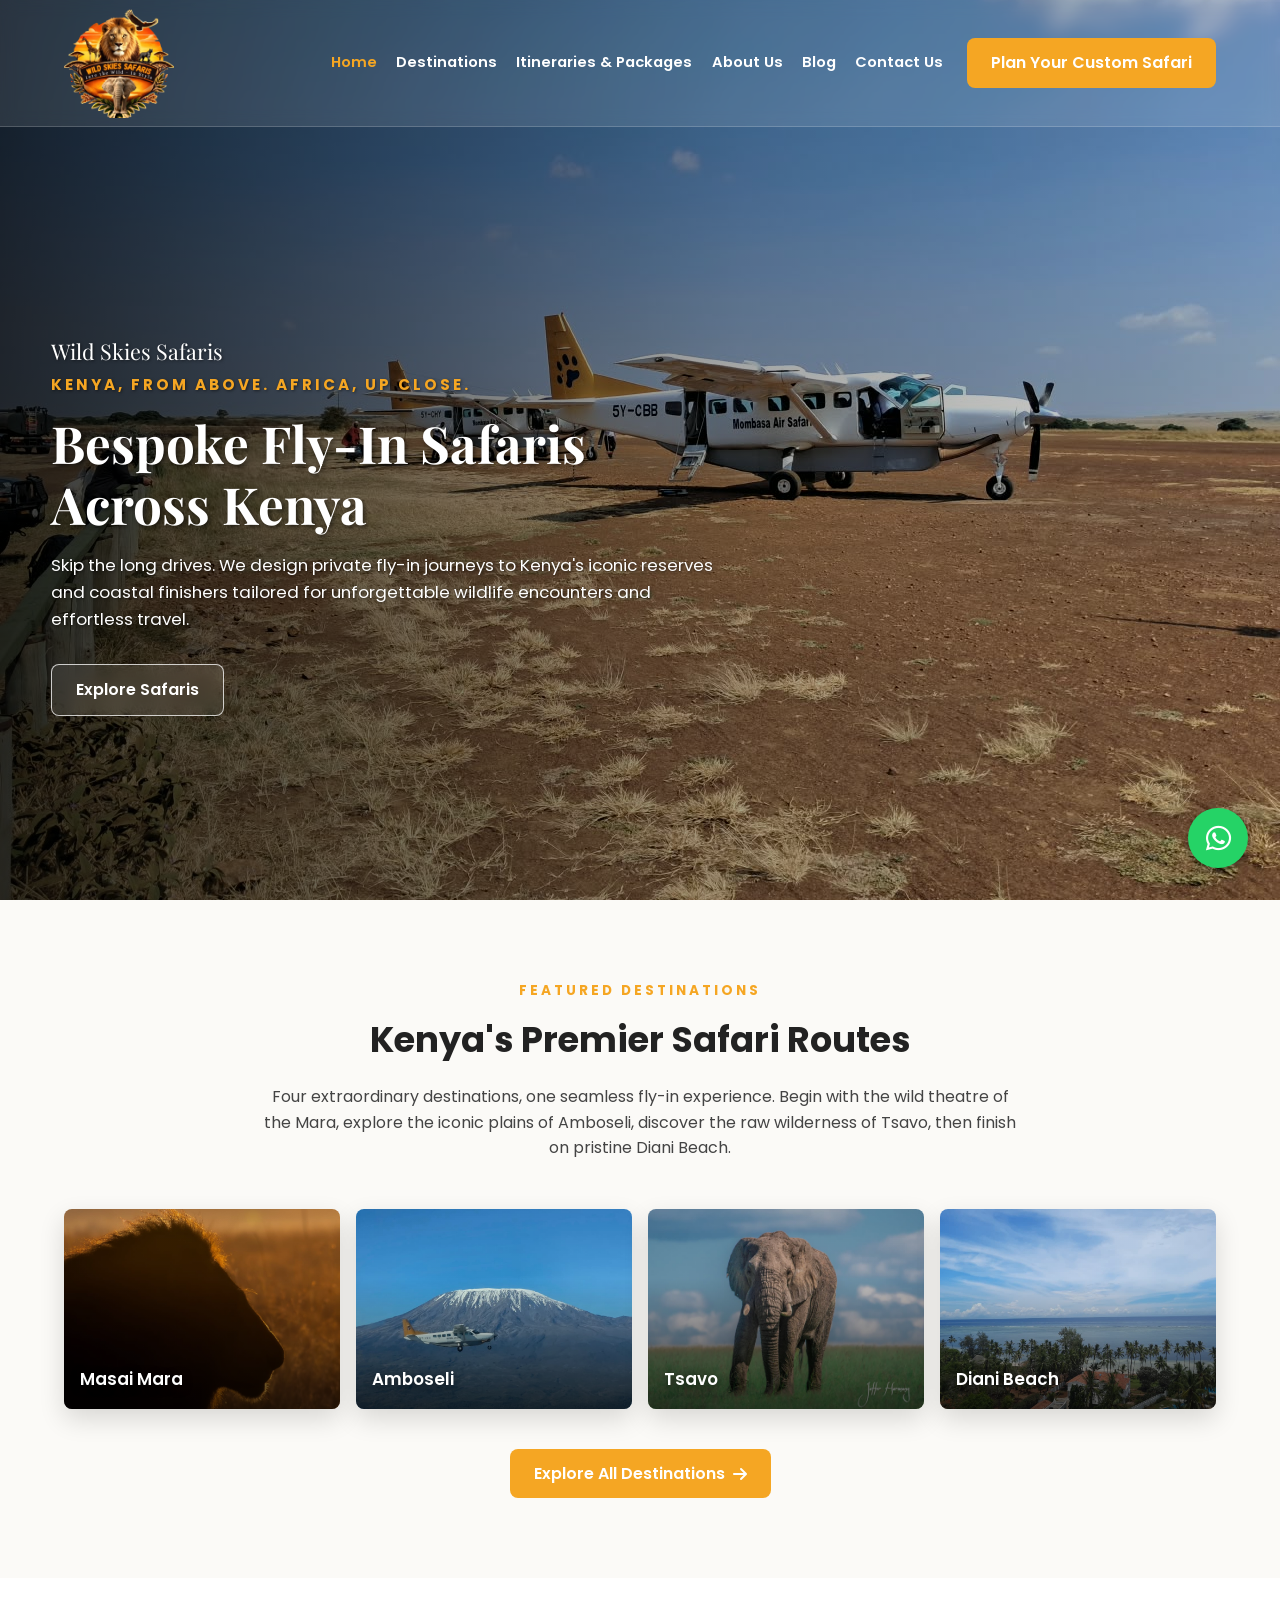
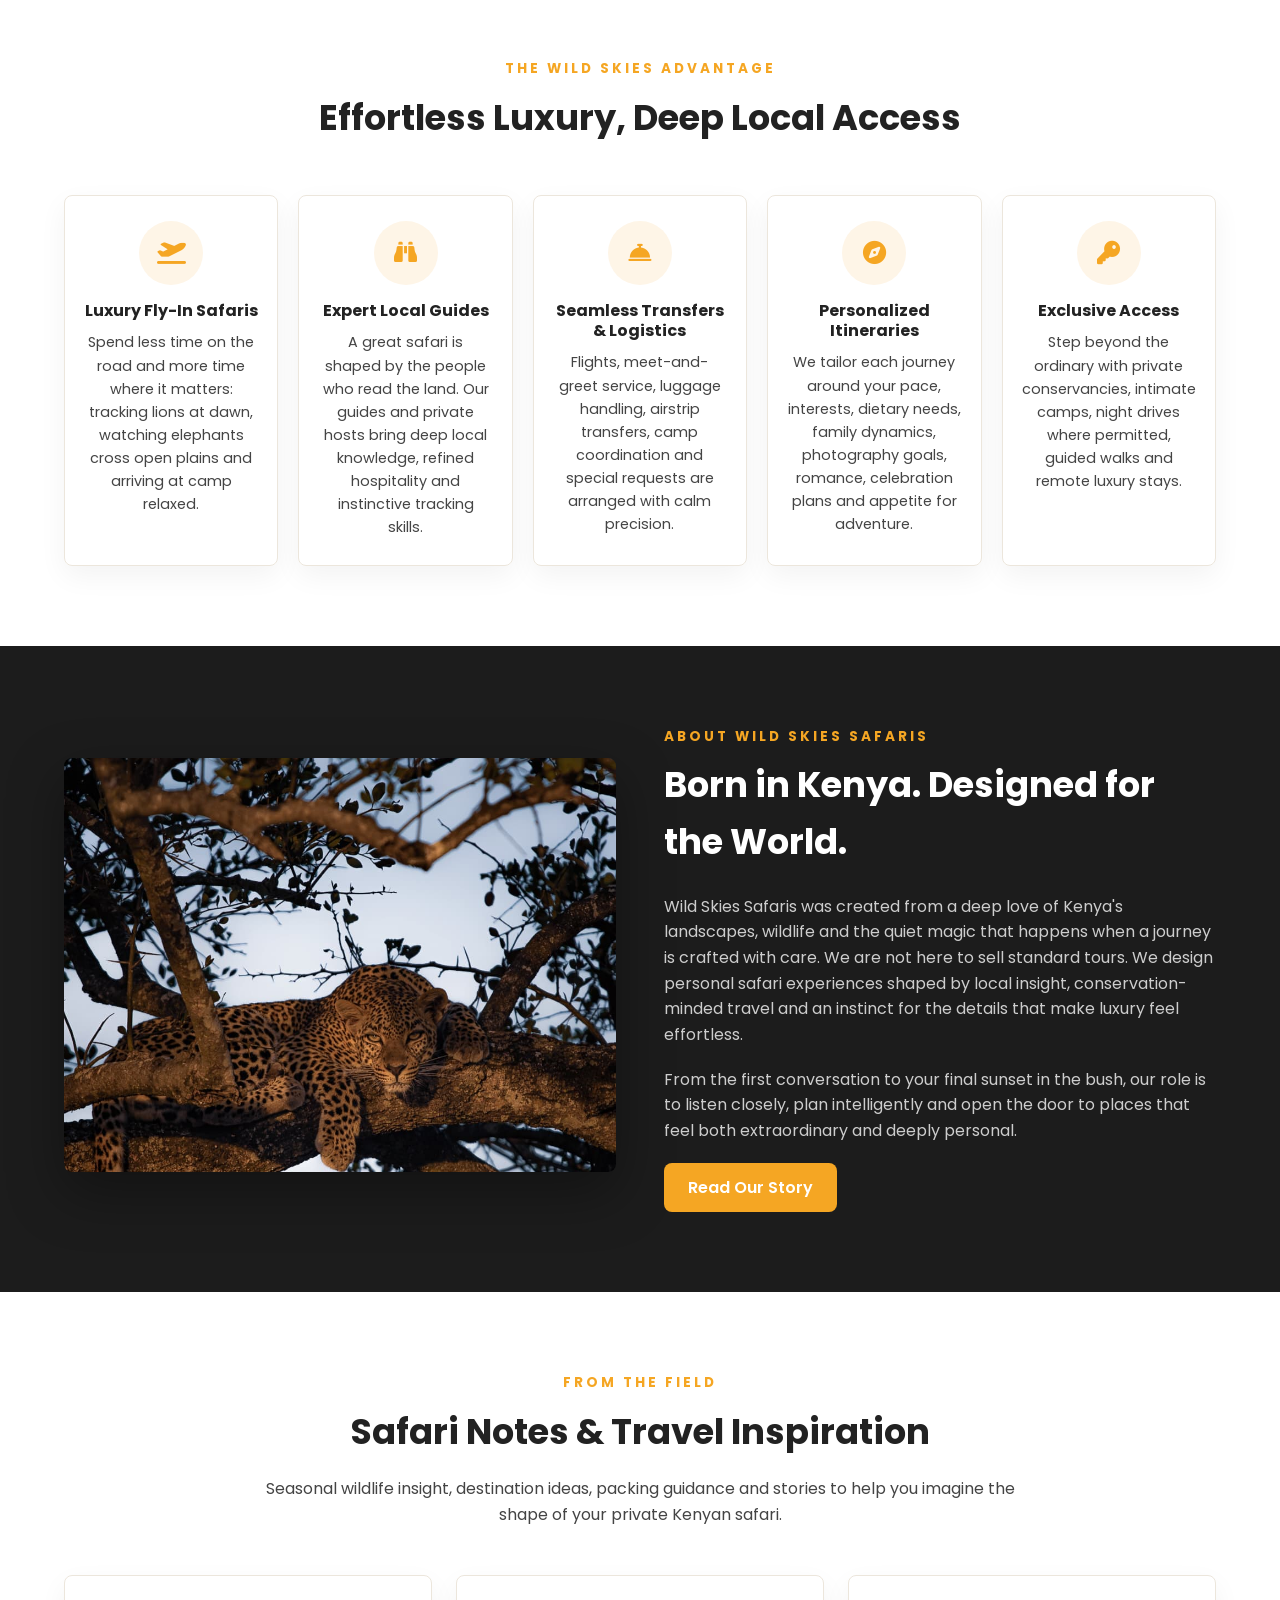
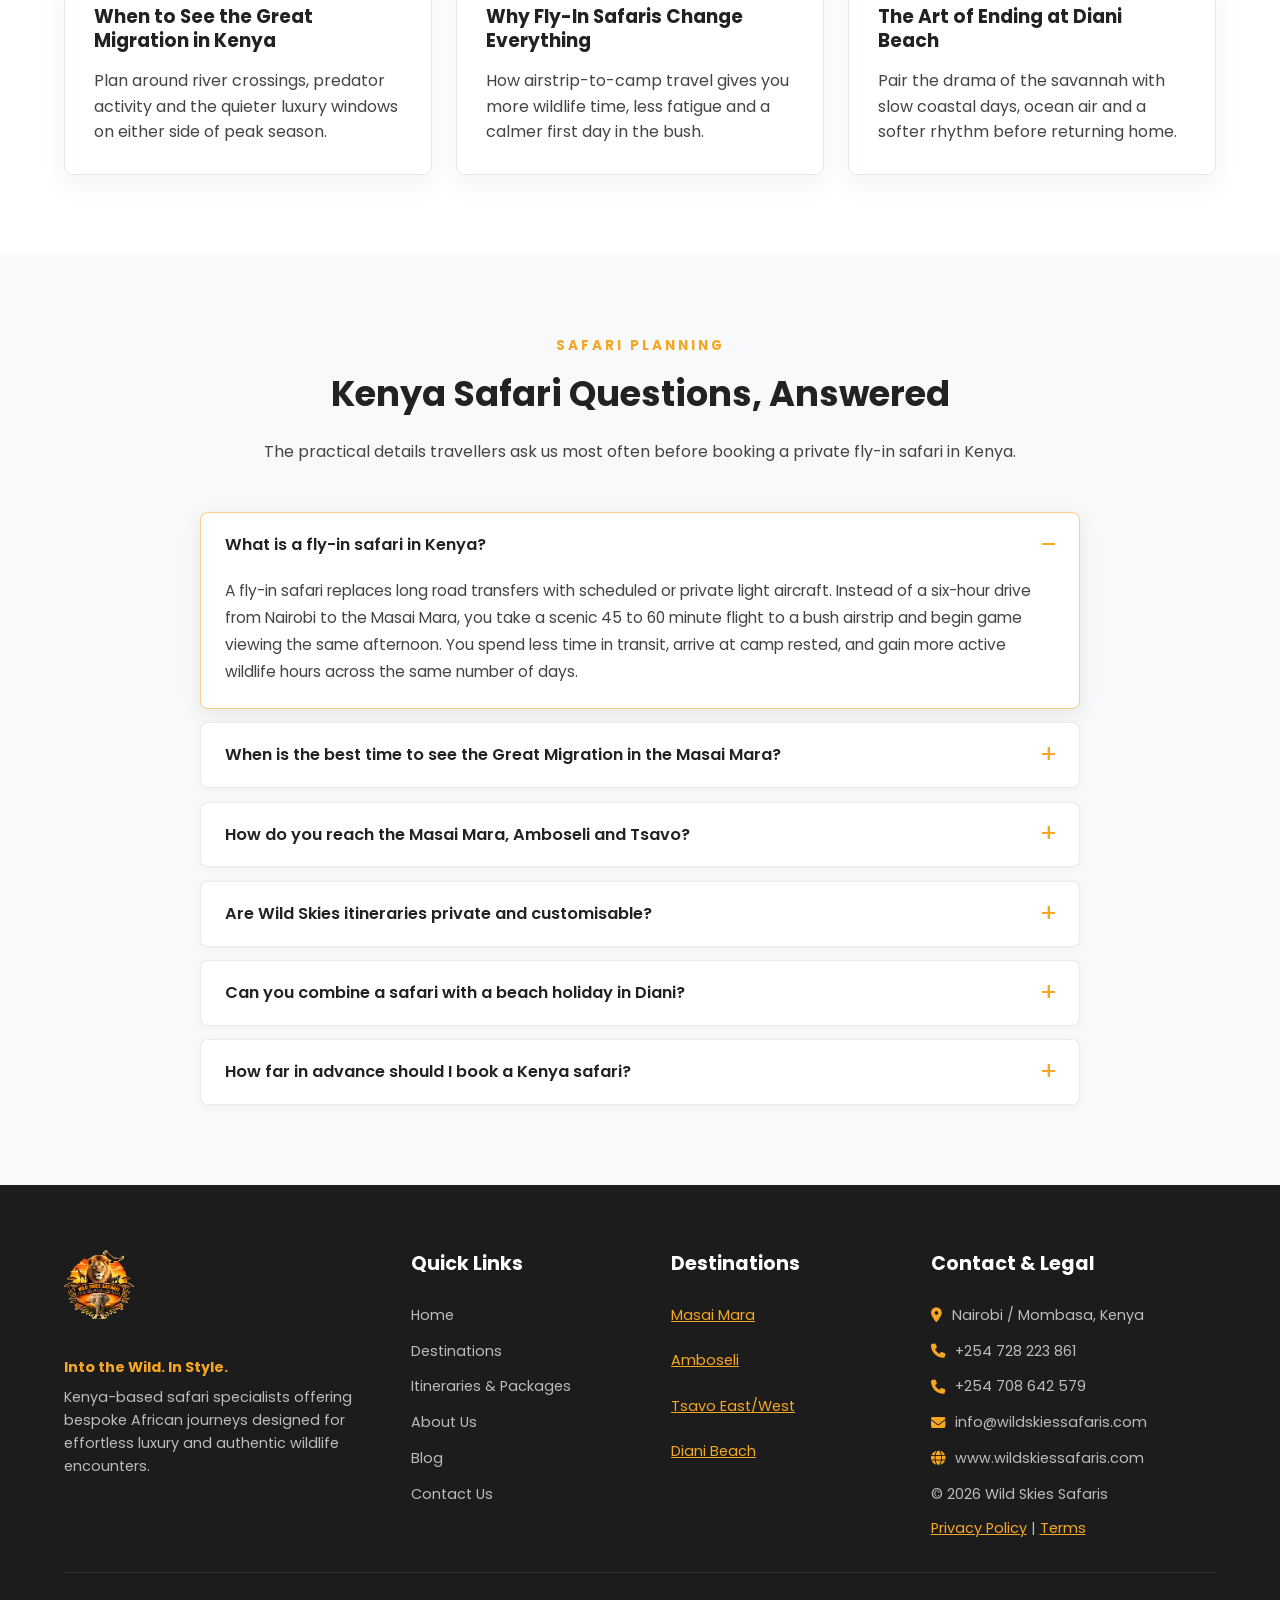
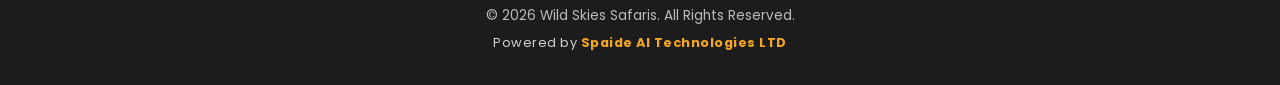
<file: index.html>
﻿<!DOCTYPE html>
<html lang="en">
<head>
    <meta charset="UTF-8">
    <meta name="viewport" content="width=device-width, initial-scale=1.0">
    <meta http-equiv="X-UA-Compatible" content="IE=edge">

    <!-- Branding and platform -->
    <meta name="theme-color" content="#1c1c1c">
    <meta name="application-name" content="Wild Skies Safaris">
    <meta name="apple-mobile-web-app-title" content="Wild Skies Safaris">
    <meta name="format-detection" content="telephone=yes">
    <link rel="icon" type="image/svg+xml" href="assets/favicon.svg">
    <link rel="icon" type="image/png" sizes="512x512" href="Images/wildskies_logo1.png">
    <link rel="apple-touch-icon" href="Images/wildskies_logo1.png">
    <link rel="manifest" href="site.webmanifest">
    <link rel="alternate" type="text/plain" href="llms.txt" title="LLMs.txt — site summary for AI systems">


    <!-- Primary SEO -->
    <title>Kenya Fly-In Safaris & Luxury Safari Packages | Wild Skies Safaris</title>
    <meta name="description" content="Private fly-in safaris across Kenya. Luxury, tailor-made itineraries to the Masai Mara, Amboseli, Tsavo and Diani Beach with expert local guides.">
    <meta name="keywords" content="Kenya safari, fly-in safari Kenya, luxury safari Kenya, Masai Mara safari, Amboseli safari, Tsavo safari, Diani Beach, Great Migration safari, private safari Kenya, bespoke safari packages, Kenya safari operator">
    <meta name="author" content="Wild Skies Safaris">
    <meta name="publisher" content="Wild Skies Safaris">
    <meta name="robots" content="index, follow, max-snippet:-1, max-image-preview:large, max-video-preview:-1">
    <meta name="googlebot" content="index, follow, max-snippet:-1, max-image-preview:large">
    <meta name="bingbot" content="index, follow, max-snippet:-1, max-image-preview:large">
    <meta name="rating" content="general">
    <meta name="geo.region" content="KE-110">
    <meta name="geo.placename" content="Nairobi, Kenya">
    <meta name="geo.position" content="-1.2921;36.8219">
    <meta name="ICBM" content="-1.2921, 36.8219">
    <link rel="canonical" href="https://www.wildskiessafaris.com/">

    <!-- Open Graph -->
    <meta property="og:type" content="website">
    <meta property="og:site_name" content="Wild Skies Safaris">
    <meta property="og:locale" content="en_KE">
    <meta property="og:title" content="Kenya Fly-In Safaris & Luxury Safari Packages | Wild Skies Safaris">
    <meta property="og:description" content="Private fly-in safaris across Kenya. Luxury, tailor-made itineraries to the Masai Mara, Amboseli, Tsavo and Diani Beach with expert local guides.">
    <meta property="og:url" content="https://www.wildskiessafaris.com/">
    <meta property="og:image" content="https://www.wildskiessafaris.com/Images/masai_mara_lion_hero.jpeg">
    <meta property="og:image:alt" content="Lion pride in the Masai Mara on a Wild Skies fly-in safari in Kenya">

    <!-- Twitter / X -->
    <meta name="twitter:card" content="summary_large_image">
    <meta name="twitter:title" content="Kenya Fly-In Safaris & Luxury Safari Packages | Wild Skies Safaris">
    <meta name="twitter:description" content="Private fly-in safaris across Kenya. Luxury, tailor-made itineraries to the Masai Mara, Amboseli, Tsavo and Diani Beach with expert local guides.">
    <meta name="twitter:image" content="https://www.wildskiessafaris.com/Images/masai_mara_lion_hero.jpeg">
    <meta name="twitter:image:alt" content="Lion pride in the Masai Mara on a Wild Skies fly-in safari in Kenya">

    <!-- Resource hints -->
    <link rel="preconnect" href="https://fonts.googleapis.com">
    <link rel="preconnect" href="https://fonts.gstatic.com" crossorigin>
    <link rel="preconnect" href="https://cdnjs.cloudflare.com">
    <link rel="dns-prefetch" href="https://fonts.googleapis.com">
    <link rel="dns-prefetch" href="https://cdnjs.cloudflare.com">

    <link rel="stylesheet" href="style.css">
    <link href="https://fonts.googleapis.com/css2?family=Poppins:wght@400;500;600;700&family=Playfair+Display:wght@700&display=swap" rel="stylesheet">
    <link rel="stylesheet" href="https://cdnjs.cloudflare.com/ajax/libs/font-awesome/6.4.0/css/all.min.css">

    <!-- Structured data -->
    <script type="application/ld+json">
    {
      "@context": "https://schema.org",
      "@graph": [
        {
          "@type": "TravelAgency",
          "@id": "https://www.wildskiessafaris.com/#organization",
          "name": "Wild Skies Safaris",
          "alternateName": "Wild Skies",
          "url": "https://www.wildskiessafaris.com/",
          "logo": {
            "@type": "ImageObject",
            "@id": "https://www.wildskiessafaris.com/#logo",
            "url": "https://www.wildskiessafaris.com/Images/wildskies_logo_alt.jpeg",
            "caption": "Wild Skies Safaris logo"
          },
          "image": "https://www.wildskiessafaris.com/Images/masai_mara_lion_hero.jpeg",
          "description": "Wild Skies Safaris designs and operates private, tailor-made fly-in safaris across Kenya, combining light-aircraft transfers, luxury camps, exclusive-use 4x4 vehicles and expert local guides across the Masai Mara, Amboseli, Tsavo and Diani Beach.",
          "slogan": "Into the Wild. In Style.",
          "email": "info@wildskiessafaris.com",
          "telephone": "+254728223861",
          "priceRange": "$$$$",
          "currenciesAccepted": "USD, KES",
          "paymentAccepted": "Bank transfer, credit card",
          "address": {
            "@type": "PostalAddress",
            "addressLocality": "Nairobi",
            "addressRegion": "Nairobi County",
            "addressCountry": "KE"
          },
          "areaServed": [
            { "@type": "Place", "name": "Masai Mara National Reserve, Kenya" },
            { "@type": "Place", "name": "Amboseli National Park, Kenya" },
            { "@type": "Place", "name": "Tsavo East National Park, Kenya" },
            { "@type": "Place", "name": "Tsavo West National Park, Kenya" },
            { "@type": "Place", "name": "Diani Beach, Kenya" }
          ],
          "founder": {
            "@type": "Person",
            "name": "Jaffer Harunany",
            "jobTitle": "Founder & Safari Specialist"
          },
          "contactPoint": {
            "@type": "ContactPoint",
            "telephone": "+254728223861",
            "email": "info@wildskiessafaris.com",
            "contactType": "reservations",
            "availableLanguage": ["English"],
            "areaServed": "Worldwide"
          },
          "openingHoursSpecification": [
            {
              "@type": "OpeningHoursSpecification",
              "dayOfWeek": ["Monday","Tuesday","Wednesday","Thursday","Friday","Saturday"],
              "opens": "08:00",
              "closes": "18:00"
            }
          ],
          "knowsLanguage": ["en"],
          "hasOfferCatalog": {
            "@type": "OfferCatalog",
            "name": "Private Kenya Safari Packages",
            "itemListElement": [
              { "@type": "Offer", "itemOffered": { "@type": "Service", "name": "6-Night Exclusive Private Luxury Safari — Amboseli & Maasai Mara", "url": "https://www.wildskiessafaris.com/itineraries.html#amboseli-mara-private" } },
              { "@type": "Offer", "itemOffered": { "@type": "Service", "name": "5-Day Exclusive East Africa Expedition", "url": "https://www.wildskiessafaris.com/itineraries.html#east-africa-expedition" } },
              { "@type": "Offer", "itemOffered": { "@type": "Service", "name": "2-Night Maasai Mara Honeymoon Escape — Little Zebra River Camp", "url": "https://www.wildskiessafaris.com/itineraries.html#little-zebra-honeymoon" } },
              { "@type": "Offer", "itemOffered": { "@type": "Service", "name": "The Signature Reserve — 11 Nights Masai Mara, Amboseli and Diani", "url": "https://www.wildskiessafaris.com/itineraries.html#signature-reserve" } }
            ]
          }
        },
        {
          "@type": "WebSite",
          "@id": "https://www.wildskiessafaris.com/#website",
          "url": "https://www.wildskiessafaris.com/",
          "name": "Wild Skies Safaris",
          "description": "Private fly-in safaris across Kenya — Masai Mara, Amboseli, Tsavo and Diani Beach.",
          "publisher": { "@id": "https://www.wildskiessafaris.com/#organization" },
          "inLanguage": "en"
        },
        {
          "@type": "WebPage",
          "@id": "https://www.wildskiessafaris.com/#webpage",
          "url": "https://www.wildskiessafaris.com/",
          "name": "Kenya Fly-In Safaris & Luxury Safari Packages | Wild Skies Safaris",
          "isPartOf": { "@id": "https://www.wildskiessafaris.com/#website" },
          "about": { "@id": "https://www.wildskiessafaris.com/#organization" },
          "primaryImageOfPage": "https://www.wildskiessafaris.com/Images/masai_mara_lion_hero.jpeg",
          "inLanguage": "en"
        },
        {
          "@type": "FAQPage",
          "@id": "https://www.wildskiessafaris.com/#faq",
          "isPartOf": { "@id": "https://www.wildskiessafaris.com/#webpage" },
          "inLanguage": "en",
          "mainEntity": [
            {
              "@type": "Question",
              "name": "What is a fly-in safari in Kenya?",
              "acceptedAnswer": {
                "@type": "Answer",
                "text": "A fly-in safari replaces long road transfers with scheduled or private light aircraft. Instead of a six-hour drive from Nairobi to the Masai Mara, you take a scenic 45 to 60 minute flight to a bush airstrip and begin game viewing the same afternoon. You spend less time in transit, arrive at camp rested, and gain more active wildlife hours across the same number of days."
              }
            },
            {
              "@type": "Question",
              "name": "When is the best time to see the Great Migration in the Masai Mara?",
              "acceptedAnswer": {
                "@type": "Answer",
                "text": "Peak migration drama generally falls between June and October, with the most reliable river crossings from July to September. The precise timing shifts each year with rainfall and herd movement, so Wild Skies Safaris plans around live reports rather than fixed dates. November to February offers quieter luxury windows with excellent resident predator viewing."
              }
            },
            {
              "@type": "Question",
              "name": "How do you reach the Masai Mara, Amboseli and Tsavo?",
              "acceptedAnswer": {
                "@type": "Answer",
                "text": "All three are served by light aircraft from Nairobi Wilson Airport. The Masai Mara is a 45 to 60 minute flight, Amboseli roughly 45 minutes, and Tsavo a short hop toward the coast. Amboseli and Tsavo can also be reached by road, though flying is far more efficient for short itineraries."
              }
            },
            {
              "@type": "Question",
              "name": "Are Wild Skies itineraries private and customisable?",
              "acceptedAnswer": {
                "@type": "Answer",
                "text": "Every itinerary is private and built around your party. Published packages are a starting point: duration, lodges, pace and routing are adjusted around your interests, dietary needs, family dynamics, photography goals or a celebration. Guests never share a vehicle or a guide with another booking."
              }
            },
            {
              "@type": "Question",
              "name": "Can you combine a safari with a beach holiday in Diani?",
              "acceptedAnswer": {
                "@type": "Answer",
                "text": "Yes. Diani Beach on Kenya's south coast is reached by direct light aircraft, so you can move from a morning game drive to an afternoon on the Indian Ocean in a single day. Bush-to-beach itineraries typically finish with three to four nights on the coast."
              }
            },
            {
              "@type": "Question",
              "name": "How far in advance should I book a Kenya safari?",
              "acceptedAnswer": {
                "@type": "Answer",
                "text": "For peak migration season, six to nine months ahead is sensible because the best camps have limited rooms. For travel in the quieter January to March and November windows, three to four months is usually comfortable. If dates are fixed around a milestone celebration, earlier is always better."
              }
            }
          ]
        }
      ]
    }
    </script>
</head>
<body class="home-page">
    <header class="navbar">
        <div class="container">
            <a href="index.html" class="logo">
                <img src="Images/wildskies_logo.jpeg" alt="Wild Skies Safaris Logo" class="logo-img">
            </a>
            <div class="nav-menu">
                <nav class="nav-links">
                    <a href="index.html" class="active">Home</a>
                    <a href="destinations.html">Destinations</a>
                    <a href="itineraries.html">Itineraries &amp; Packages</a>
                    <a href="about.html">About Us</a>
                    <a href="blog.html">Blog</a>
                    <a href="contact.html">Contact Us</a>
                </nav>
                <div class="nav-cta">
                    <a href="contact.html" class="btn btn-primary">Plan Your Custom Safari</a>
                </div>
            </div>
            <button class="nav-toggle" aria-label="Toggle navigation">
                <span class="hamburger"></span>
            </button>
        </div>
    </header>

    <main>
        <section id="home" class="hero">
            <div class="hero-overlay"></div>
            <div class="container hero-content hero-left">
                <p class="hero-brand">Wild Skies Safaris</p>
                <p class="hero-tagline">Kenya, From Above. Africa, Up Close.</p>
                <h1>Bespoke Fly-In Safaris Across Kenya</h1>
                <p>Skip the long drives. We design private fly-in journeys to Kenya's iconic reserves and coastal finishers tailored for unforgettable wildlife encounters and effortless travel.</p>
                <div class="hero-cta">
                    <a href="destinations.html" class="btn btn-ghost">Explore Safaris</a>
                </div>
            </div>
        </section>

        <section id="destinations" class="section destinations-section">
            <div class="container">
                <div class="section-heading">
                    <p class="subtitle-caps">Featured Destinations</p>
                    <h2 class="section-title">Kenya's Premier Safari Routes</h2>
                    <p>Four extraordinary destinations, one seamless fly-in experience. Begin with the wild theatre of the Mara, explore the iconic plains of Amboseli, discover the raw wilderness of Tsavo, then finish on pristine Diani Beach.</p>
                </div>
                <div class="destinations-teaser-grid">
                    <a href="masai-mara.html" class="teaser-spot" style="background-image: url('Images/mara_lion_pride_1.jpeg');">
                        <span>Masai Mara</span>
                    </a>
                    <a href="amboseli.html" class="teaser-spot" style="background-image: url('Images/MAS\ flying.jpeg');">
                        <span>Amboseli</span>
                    </a>
                    <a href="tsavo.html" class="teaser-spot" style="background-image: url('Images/WhatsApp Image 2026-08-27 at 13.56.18 (1).jpeg');">
                        <span>Tsavo</span>
                    </a>
                    <a href="diani.html" class="teaser-spot" style="background-image: url('Images/Sajjads\ Diani.jpeg');">
                        <span>Diani Beach</span>
                    </a>
                </div>
                <div class="text-center">
                    <a href="destinations.html" class="btn btn-primary">Explore All Destinations <i class="fas fa-arrow-right"></i></a>
                </div>
            </div>
        </section>

        <section id="why-us" class="section">
            <div class="container">
                <div class="section-heading">
                    <p class="subtitle-caps">The Wild Skies Advantage</p>
                    <h2 class="section-title">Effortless Luxury, Deep Local Access</h2>
                </div>
                <div class="advantage-grid">
                    <article class="advantage-card">
                        <div class="icon-circle-large"><i class="fas fa-plane-departure"></i></div>
                        <h3>Luxury Fly-In Safaris</h3>
                        <p>Spend less time on the road and more time where it matters: tracking lions at dawn, watching elephants cross open plains and arriving at camp relaxed.</p>
                    </article>
                    <article class="advantage-card">
                        <div class="icon-circle-large"><i class="fas fa-binoculars"></i></div>
                        <h3>Expert Local Guides</h3>
                        <p>A great safari is shaped by the people who read the land. Our guides and private hosts bring deep local knowledge, refined hospitality and instinctive tracking skills.</p>
                    </article>
                    <article class="advantage-card">
                        <div class="icon-circle-large"><i class="fas fa-concierge-bell"></i></div>
                        <h3>Seamless Transfers &amp; Logistics</h3>
                        <p>Flights, meet-and-greet service, luggage handling, airstrip transfers, camp coordination and special requests are arranged with calm precision.</p>
                    </article>
                    <article class="advantage-card">
                        <div class="icon-circle-large"><i class="fas fa-compass"></i></div>
                        <h3>Personalized Itineraries</h3>
                        <p>We tailor each journey around your pace, interests, dietary needs, family dynamics, photography goals, romance, celebration plans and appetite for adventure.</p>
                    </article>
                    <article class="advantage-card">
                        <div class="icon-circle-large"><i class="fas fa-key"></i></div>
                        <h3>Exclusive Access</h3>
                        <p>Step beyond the ordinary with private conservancies, intimate camps, night drives where permitted, guided walks and remote luxury stays.</p>
                    </article>
                </div>
            </div>
        </section>

        <section id="about" class="section about-teaser bg-navy">
            <div class="container about-layout">
                <div class="about-image">
                    <img src="Images/leopard_closeup.jpeg" alt="A leopard resting in the shade during a Kenyan safari" class="rounded-img">
                </div>
                <div class="about-text light-text">
                    <p class="subtitle-caps">About Wild Skies Safaris</p>
                    <h2 class="section-title">Born in Kenya. Designed for the World.</h2>
                    <p>Wild Skies Safaris was created from a deep love of Kenya's landscapes, wildlife and the quiet magic that happens when a journey is crafted with care. We are not here to sell standard tours. We design personal safari experiences shaped by local insight, conservation-minded travel and an instinct for the details that make luxury feel effortless.</p>
                    <p>From the first conversation to your final sunset in the bush, our role is to listen closely, plan intelligently and open the door to places that feel both extraordinary and deeply personal.</p>
                    <a href="about.html" class="btn btn-primary">Read Our Story</a>
                </div>
            </div>
        </section>

        <section id="blog" class="section">
            <div class="container">
                <div class="section-heading">
                    <p class="subtitle-caps">From the Field</p>
                    <h2 class="section-title">Safari Notes &amp; Travel Inspiration</h2>
                    <p>Seasonal wildlife insight, destination ideas, packing guidance and stories to help you imagine the shape of your private Kenyan safari.</p>
                </div>
                <div class="blog-preview">
                    <article>
                        <h3>When to See the Great Migration in Kenya</h3>
                        <p>Plan around river crossings, predator activity and the quieter luxury windows on either side of peak season.</p>
                    </article>
                    <article>
                        <h3>Why Fly-In Safaris Change Everything</h3>
                        <p>How airstrip-to-camp travel gives you more wildlife time, less fatigue and a calmer first day in the bush.</p>
                    </article>
                    <article>
                        <h3>The Art of Ending at Diani Beach</h3>
                        <p>Pair the drama of the savannah with slow coastal days, ocean air and a softer rhythm before returning home.</p>
                    </article>
                </div>
            </div>
        </section>

        <section id="faq" class="section faq-section">
            <div class="container">
                <div class="section-heading">
                    <p class="subtitle-caps">Safari Planning</p>
                    <h2 class="section-title">Kenya Safari Questions, Answered</h2>
                    <p>The practical details travellers ask us most often before booking a private fly-in safari in Kenya.</p>
                </div>
                <div class="faq-list">
                    <details class="faq-item" open>
                        <summary><h3>What is a fly-in safari in Kenya?</h3></summary>
                        <p>A fly-in safari replaces long road transfers with scheduled or private light aircraft. Instead of a six-hour drive from Nairobi to the Masai Mara, you take a scenic 45 to 60 minute flight to a bush airstrip and begin game viewing the same afternoon. You spend less time in transit, arrive at camp rested, and gain more active wildlife hours across the same number of days.</p>
                    </details>
                    <details class="faq-item">
                        <summary><h3>When is the best time to see the Great Migration in the Masai Mara?</h3></summary>
                        <p>Peak migration drama generally falls between June and October, with the most reliable river crossings from July to September. The precise timing shifts each year with rainfall and herd movement, so we plan around live reports rather than fixed dates. November to February offers quieter luxury windows with excellent resident predator viewing.</p>
                    </details>
                    <details class="faq-item">
                        <summary><h3>How do you reach the Masai Mara, Amboseli and Tsavo?</h3></summary>
                        <p>All three are served by light aircraft from Nairobi Wilson Airport. The Masai Mara is a 45 to 60 minute flight, Amboseli roughly 45 minutes, and Tsavo a short hop toward the coast. Amboseli and Tsavo can also be reached by road, though flying is far more efficient for short itineraries.</p>
                    </details>
                    <details class="faq-item">
                        <summary><h3>Are Wild Skies itineraries private and customisable?</h3></summary>
                        <p>Every itinerary is private and built around your party. Published packages are a starting point: we adjust duration, lodges, pace and routing around your interests, dietary needs, family dynamics, photography goals or a celebration. You are never sharing a vehicle or a guide with another booking.</p>
                    </details>
                    <details class="faq-item">
                        <summary><h3>Can you combine a safari with a beach holiday in Diani?</h3></summary>
                        <p>Yes, and it is our signature finish. Diani Beach on Kenya's south coast is reached by direct light aircraft, so you can move from a morning game drive to an afternoon on the Indian Ocean in a single day. Bush-to-beach itineraries typically finish with three to four nights on the coast.</p>
                    </details>
                    <details class="faq-item">
                        <summary><h3>How far in advance should I book a Kenya safari?</h3></summary>
                        <p>For peak migration season, six to nine months ahead is sensible because the best camps have limited rooms. For travel in the quieter January to March and November windows, three to four months is usually comfortable. If your dates are fixed around a milestone celebration, earlier is always better.</p>
                    </details>
                </div>
            </div>
        </section>

    </main>

    <footer>
        <div class="container footer-grid">
            <div class="footer-col footer-brand-col">
                <div class="footer-brand">
                    <img src="Images/wildskies_logo.jpeg" alt="Wild Skies Safaris Logo" class="footer-logo">
                </div>
                <p class="footer-tagline">Into the Wild. In Style.</p>
                <p>Kenya-based safari specialists offering bespoke African journeys designed for effortless luxury and authentic wildlife encounters.</p>
            </div>
            <div class="footer-col">
                <h4>Quick Links</h4>
                <ul class="footer-links">
                    <li><a href="index.html">Home</a></li>
                    <li><a href="destinations.html">Destinations</a></li>
                    <li><a href="itineraries.html">Itineraries &amp; Packages</a></li>
                    <li><a href="about.html">About Us</a></li>
                    <li><a href="blog.html">Blog</a></li>
                    <li><a href="contact.html">Contact Us</a></li>
                </ul>
            </div>
            <div class="footer-col">
                <h4>Destinations</h4>
                <ul class="footer-destinations-list">
                    <li><a href="masai-mara.html">Masai Mara</a></li>
                    <li><a href="amboseli.html">Amboseli</a></li>
                    <li><a href="tsavo.html">Tsavo East/West</a></li>
                    <li><a href="diani.html">Diani Beach</a></li>
                </ul>
            </div>
            <div class="footer-col">
                <h4>Contact &amp; Legal</h4>
                <ul class="footer-contact-list">
                    <li><i class="fas fa-map-marker-alt"></i><span>Nairobi / Mombasa, Kenya</span></li>
                    <li><i class="fas fa-phone"></i><a href="tel:+254728223861">+254 728 223 861</a></li>
                    <li><i class="fas fa-phone"></i><a href="tel:+254708642579">+254 708 642 579</a></li>
                    <li><i class="fas fa-envelope"></i><a href="mailto:info@wildskiessafaris.com">info@wildskiessafaris.com</a></li>
                    <li><i class="fas fa-globe"></i><a href="https://www.wildskiessafaris.com">www.wildskiessafaris.com</a></li>
                </ul>
                <ul class="footer-legal-list">
                    <li>© 2026 Wild Skies Safaris</li>
                    <li><a href="contact.html">Privacy Policy</a> | <a href="contact.html">Terms</a></li>
                </ul>
            </div>
        </div>
        <div class="footer-bottom container">
            <p>&copy; 2026 Wild Skies Safaris. All Rights Reserved.</p>
            <p class="powered-by">Powered by <span>Spaide AI Technologies LTD</span></p>
        </div>
    </footer>

    <div class="floating-actions">
        <a href="https://wa.me/254728223861" class="float-btn float-wa" target="_blank" aria-label="Chat on WhatsApp">
            <i class="fab fa-whatsapp"></i>
        </a>
    </div>

    <script>
        document.addEventListener("DOMContentLoaded", () => {
            const navbar = document.querySelector(".navbar");
            const navToggle = document.querySelector(".nav-toggle");
            const navMenu = document.querySelector(".nav-menu");

            if (navbar && !navbar.classList.contains("scrolled")) {
                window.addEventListener("scroll", () => {
                    navbar.classList.toggle("scrolled", window.scrollY > 20);
                });
            }

            if (navToggle && navMenu) {
                const closeMenu = () => {
                    navMenu.classList.remove("active");
                    navToggle.classList.remove("active");
                };

                const toggleMenu = () => {
                    if (navMenu.classList.contains("active")) {
                        closeMenu();
                    } else {
                        navMenu.classList.add("active");
                        navToggle.classList.add("active");
                    }
                };

                navToggle.addEventListener("click", (event) => {
                    event.stopPropagation();
                    toggleMenu();
                });

                navMenu.querySelectorAll("a").forEach((link) => {
                    link.addEventListener("click", closeMenu);
                });

                document.addEventListener("click", (event) => {
                    if (!navMenu.contains(event.target) && !navToggle.contains(event.target)) {
                        closeMenu();
                    }
                });

                document.addEventListener("keydown", (event) => {
                    if (event.key === "Escape") {
                        closeMenu();
                    }
                });
            }
        });
    </script>
</body>
</html>
</file>
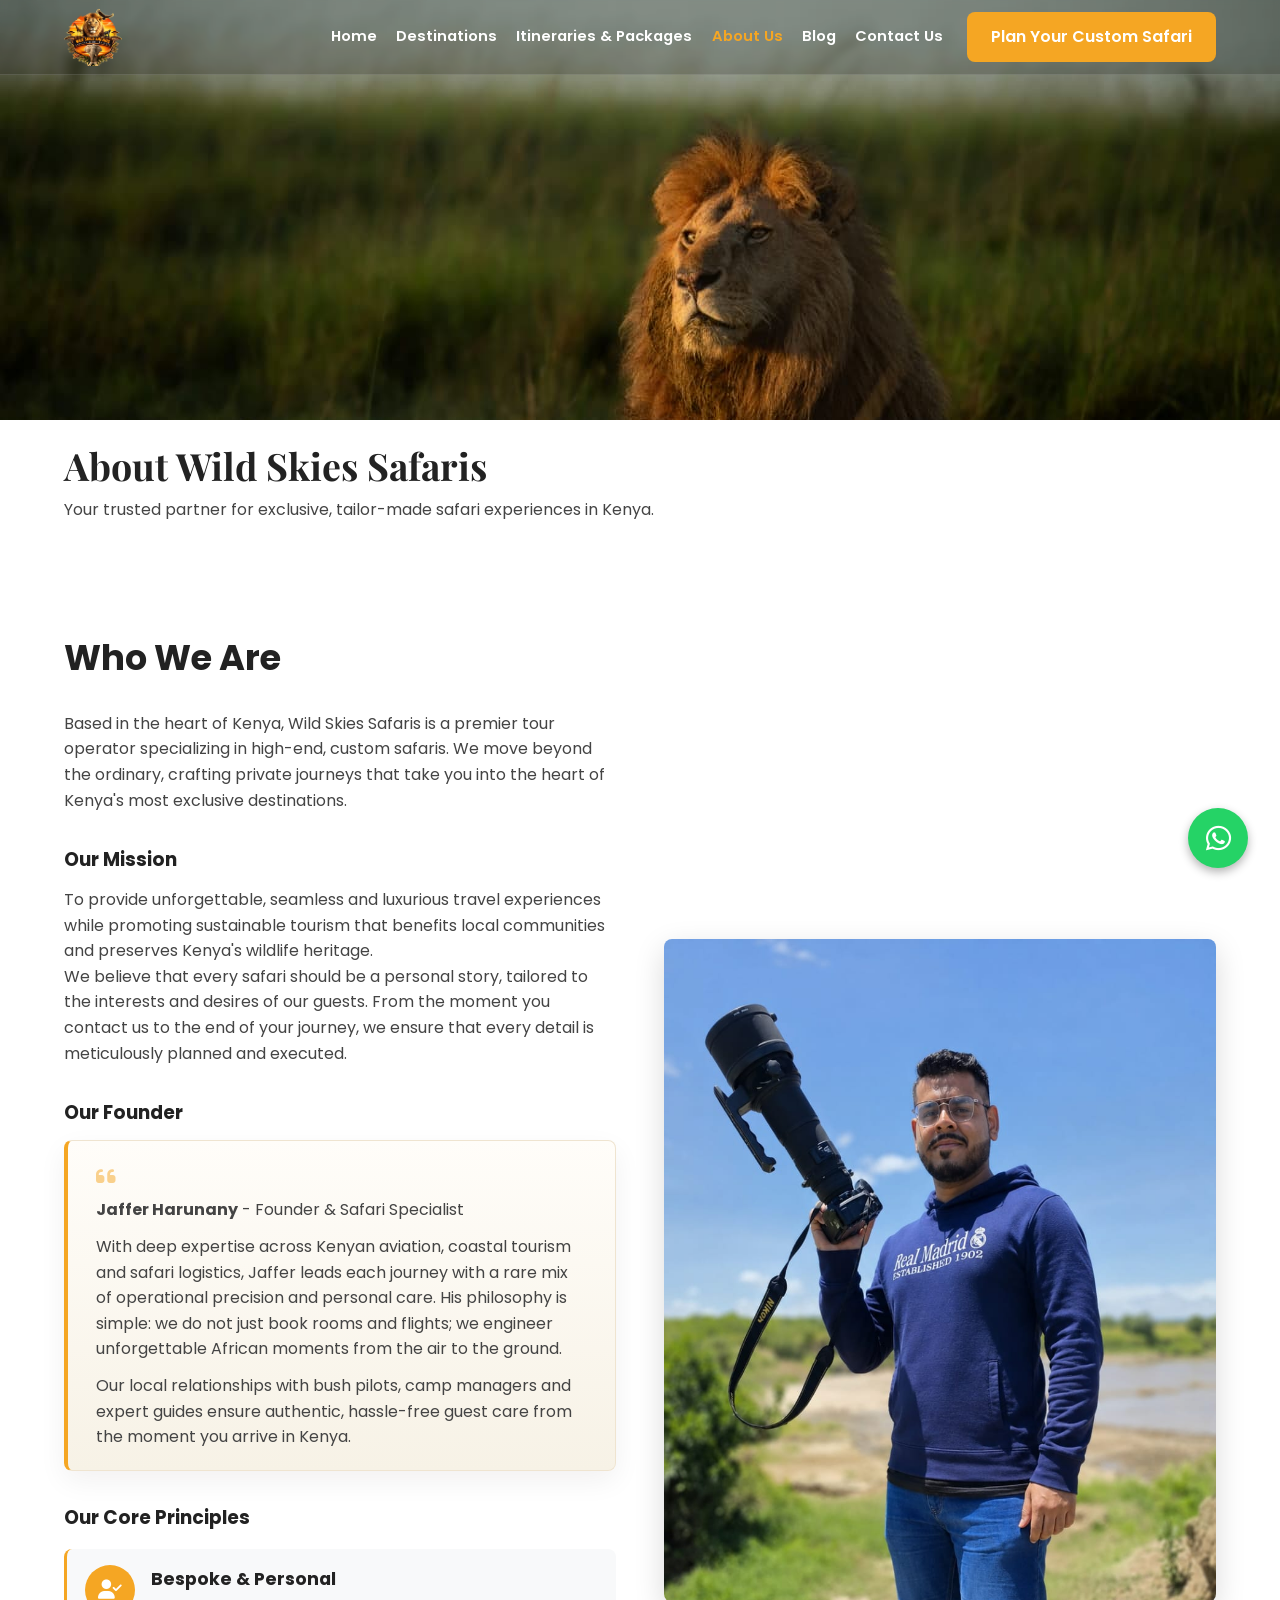
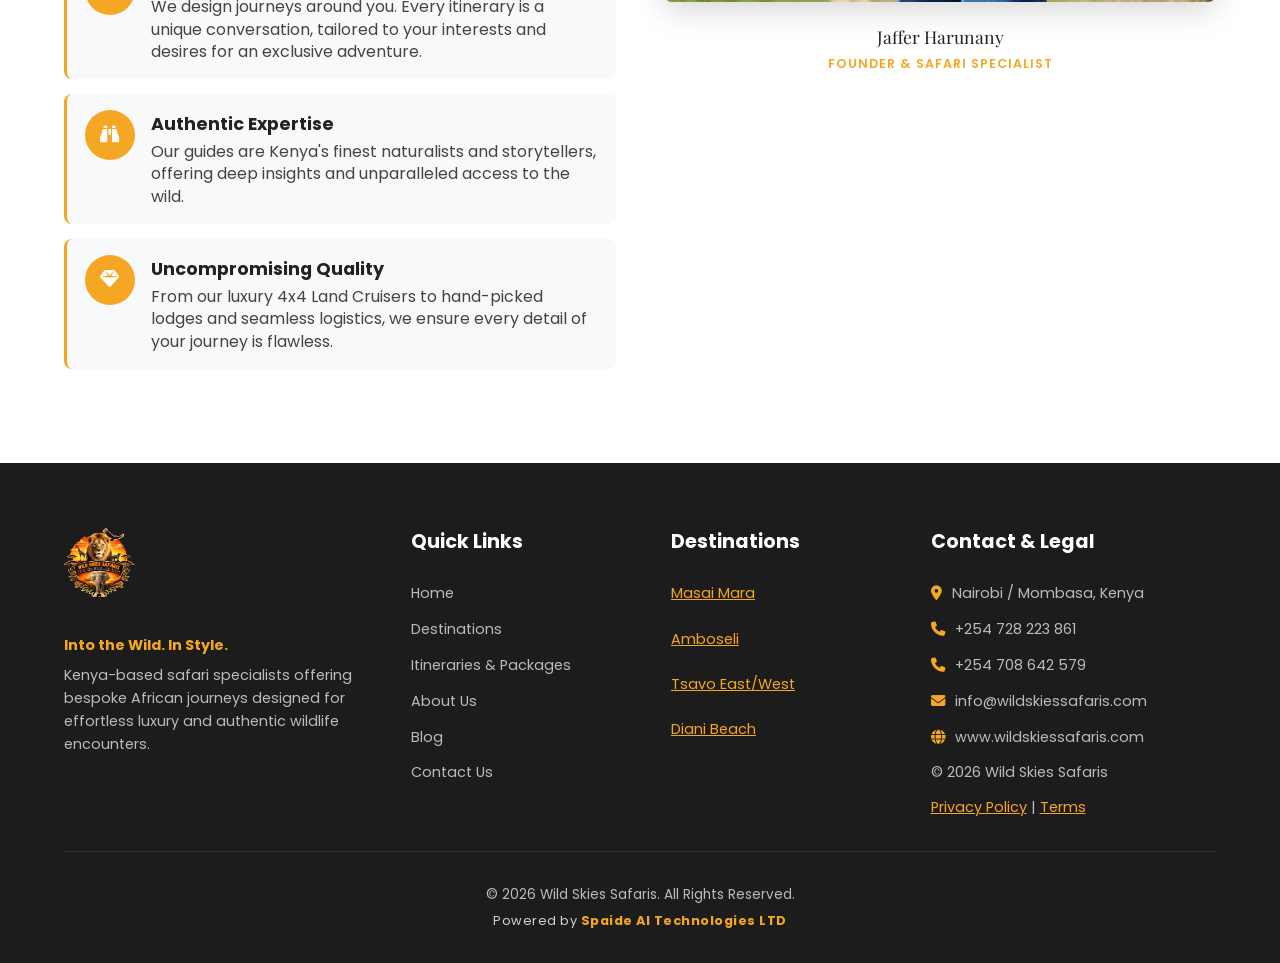
<file: about.html>
﻿<!DOCTYPE html>
<html lang="en">
<head>
    <meta charset="UTF-8">
    <meta name="viewport" content="width=device-width, initial-scale=1.0">
    <title>About Us | Wild Skies Safaris</title>
    <link rel="stylesheet" href="style.css">
    <link href="https://fonts.googleapis.com/css2?family=Poppins:wght@400;500;600;700&family=Playfair+Display:wght@700&display=swap" rel="stylesheet">
    <link rel="stylesheet" href="https://cdnjs.cloudflare.com/ajax/libs/font-awesome/6.4.0/css/all.min.css">
    <link rel="icon" type="image/jpeg" href="Images/wildskies_logo.jpeg">
    <link rel="shortcut icon" type="image/x-icon" href="Images/wildskies_logo.jpeg">
</head>
<body class="inner-page">

    <!-- Navigation Header -->
    <header class="navbar">
        <div class="container">
            <!-- Ensure your logo img tag is here as discussed -->
            <a href="index.html" class="logo">
                <img src="Images/wildskies_logo.jpeg" alt="Wild Skies Safaris Logo" class="logo-img">
            </a>
            <div class="nav-menu">
                <nav class="nav-links">
                    <a href="index.html">Home</a>
                    <a href="destinations.html">Destinations</a>
                    <a href="itineraries.html">Itineraries &amp; Packages</a>
                    <a href="about.html" class="active">About Us</a>
                    <a href="blog.html">Blog</a>
                    <a href="contact.html">Contact Us</a>
                </nav>
                <div class="nav-cta">
                    <a href="contact.html" class="btn btn-primary">Plan Your Custom Safari</a>
                </div>
            </div>
            <button class="nav-toggle" aria-label="Toggle navigation">
                <span class="hamburger"></span>
            </button>
        </div>
    </header>

    <!-- Inner Page Hero -->
    <section class="page-hero page-hero-about page-hero-photo-only" aria-hidden="true"></section>
    <section class="page-hero-copy">
        <div class="container">
            <h1>About Wild Skies Safaris</h1>
            <p>Your trusted partner for exclusive, tailor-made safari experiences in Kenya.</p>
        </div>
    </section>

    <!-- About Content Section -->
    <section class="section">
        <div class="container about-layout">
            <div class="about-text">
                <h2>Who We Are</h2>
                <p>Based in the heart of Kenya, Wild Skies Safaris is a premier tour operator specializing in high-end, custom safaris. We move beyond the ordinary, crafting private journeys that take you into the heart of Kenya's most exclusive destinations.</p>
                
                <h3 class="mt-2">Our Mission</h3>
                <p>To provide unforgettable, seamless and luxurious travel experiences while promoting sustainable tourism that benefits local communities and preserves Kenya's wildlife heritage.</p>
                <p>We believe that every safari should be a personal story, tailored to the interests and desires of our guests. From the moment you contact us to the end of your journey, we ensure that every detail is meticulously planned and executed.</p>

                <h3 class="mt-2">Our Founder</h3>
                <div class="about-founder-card">
                    <i class="fas fa-quote-left about-founder-quote-icon"></i>
                    <p><strong>Jaffer Harunany</strong> - Founder &amp; Safari Specialist</p>
                    <p>With deep expertise across Kenyan aviation, coastal tourism and safari logistics, Jaffer leads each journey with a rare mix of operational precision and personal care. His philosophy is simple: we do not just book rooms and flights; we engineer unforgettable African moments from the air to the ground.</p>
                    <p>Our local relationships with bush pilots, camp managers and expert guides ensure authentic, hassle-free guest care from the moment you arrive in Kenya.</p>
                </div>

                <h3 class="mt-2">Our Core Principles</h3>
                <ul class="about-list">
                    <li>
                        <div class="icon-circle-small"><i class="fas fa-user-check"></i></div>
                        <div>
                            <h4>Bespoke & Personal</h4>
                            <p>We design journeys around you. Every itinerary is a unique conversation, tailored to your interests and desires for an exclusive adventure.</p>
                        </div>
                    </li>
                    <li>
                        <div class="icon-circle-small"><i class="fas fa-binoculars"></i></div>
                        <div>
                            <h4>Authentic Expertise</h4>
                            <p>Our guides are Kenya's finest naturalists and storytellers, offering deep insights and unparalleled access to the wild.</p>
                        </div>
                    </li>
                    <li>
                        <div class="icon-circle-small"><i class="fas fa-gem"></i></div>
                        <div>
                            <h4>Uncompromising Quality</h4>
                            <p>From our luxury 4x4 Land Cruisers to hand-picked lodges and seamless logistics, we ensure every detail of your journey is flawless.</p>
                        </div>
                    </li>
                </ul>
            </div>
            <div class="about-image">
                <img src="Images/founder_profile_pic.jpeg" alt="Jaffer Harunany, founder of Wild Skies Safaris" class="rounded-img">
                <p class="about-image-caption">Jaffer Harunany <span>Founder &amp; Safari Specialist</span></p>
            </div>
        </div>
    </section>

    <!-- EXPANDED FOOTER -->
    <footer>
        <div class="container footer-grid">
            <div class="footer-col footer-brand-col">
                <div class="footer-brand">
                    <img src="Images/wildskies_logo.jpeg" alt="Wild Skies Safaris Logo" class="footer-logo" />
                </div>
                <p class="footer-tagline">Into the Wild. In Style.</p>
                <p>Kenya-based safari specialists offering bespoke African journeys designed for effortless luxury and authentic wildlife encounters.</p>
            </div>
            <div class="footer-col">
                <h4>Quick Links</h4>
                <ul class="footer-links">
                    <li><a href="index.html">Home</a></li>
                    <li><a href="destinations.html">Destinations</a></li>
                    <li><a href="itineraries.html">Itineraries &amp; Packages</a></li>
                    <li><a href="about.html">About Us</a></li>
                    <li><a href="blog.html">Blog</a></li>
                    <li><a href="contact.html">Contact Us</a></li>
                </ul>
            </div>
            <div class="footer-col">
                <h4>Destinations</h4>
                <ul class="footer-destinations-list">
                    <li><a href="masai-mara.html">Masai Mara</a></li>
                    <li><a href="amboseli.html">Amboseli</a></li>
                    <li><a href="tsavo.html">Tsavo East/West</a></li>
                    <li><a href="diani.html">Diani Beach</a></li>
                </ul>
            </div>
            <div class="footer-col">
                <h4>Contact &amp; Legal</h4>
                <ul class="footer-contact-list">
                    <li><i class="fas fa-map-marker-alt"></i><span>Nairobi / Mombasa, Kenya</span></li>
                    <li><i class="fas fa-phone"></i><a href="tel:+254728223861">+254 728 223 861</a></li>
                    <li><i class="fas fa-phone"></i><a href="tel:+254708642579">+254 708 642 579</a></li>
                    <li><i class="fas fa-envelope"></i><a href="mailto:info@wildskiessafaris.com">info@wildskiessafaris.com</a></li>
                    <li><i class="fas fa-globe"></i><a href="https://www.wildskiessafaris.com">www.wildskiessafaris.com</a></li>
                </ul>
                <ul class="footer-legal-list">
                    <li>© 2026 Wild Skies Safaris</li>
                    <li><a href="contact.html">Privacy Policy</a> | <a href="contact.html">Terms</a></li>
                </ul>
            </div>
        </div>
        <div class="footer-bottom container">
            <p>&copy; 2026 Wild Skies Safaris. All Rights Reserved.</p>
            <p class="powered-by">Powered by <span>Spaide AI Technologies LTD</span></p>
        </div>
    </footer>

    <!-- Floating WhatsApp Button -->
    <div class="floating-actions">
        <a href="https://wa.me/254728223861" class="float-btn float-wa" target="_blank" aria-label="Chat on WhatsApp">
            <i class="fab fa-whatsapp"></i>
        </a>
    </div>

    <script>
        document.addEventListener("DOMContentLoaded", () => {
            const navbar = document.querySelector('.navbar');
            const navToggle = document.querySelector('.nav-toggle');
            const navMenu = document.querySelector('.nav-menu');

            // Navbar scroll effect for homepage
            if (navbar && !navbar.classList.contains('scrolled')) {
                window.addEventListener('scroll', () => {
                    if (window.scrollY > 20) {
                        navbar.classList.add('scrolled');
                    } else {
                        navbar.classList.remove('scrolled');
                    }
                });
            }

            // Hamburger menu toggle for all pages
            if (navToggle && navMenu) {
                navToggle.addEventListener('click', () => {
                    navMenu.classList.toggle('active');
                    navToggle.classList.toggle('active');
                });
            }
        });
    </script>
</body>
</html>
</file>
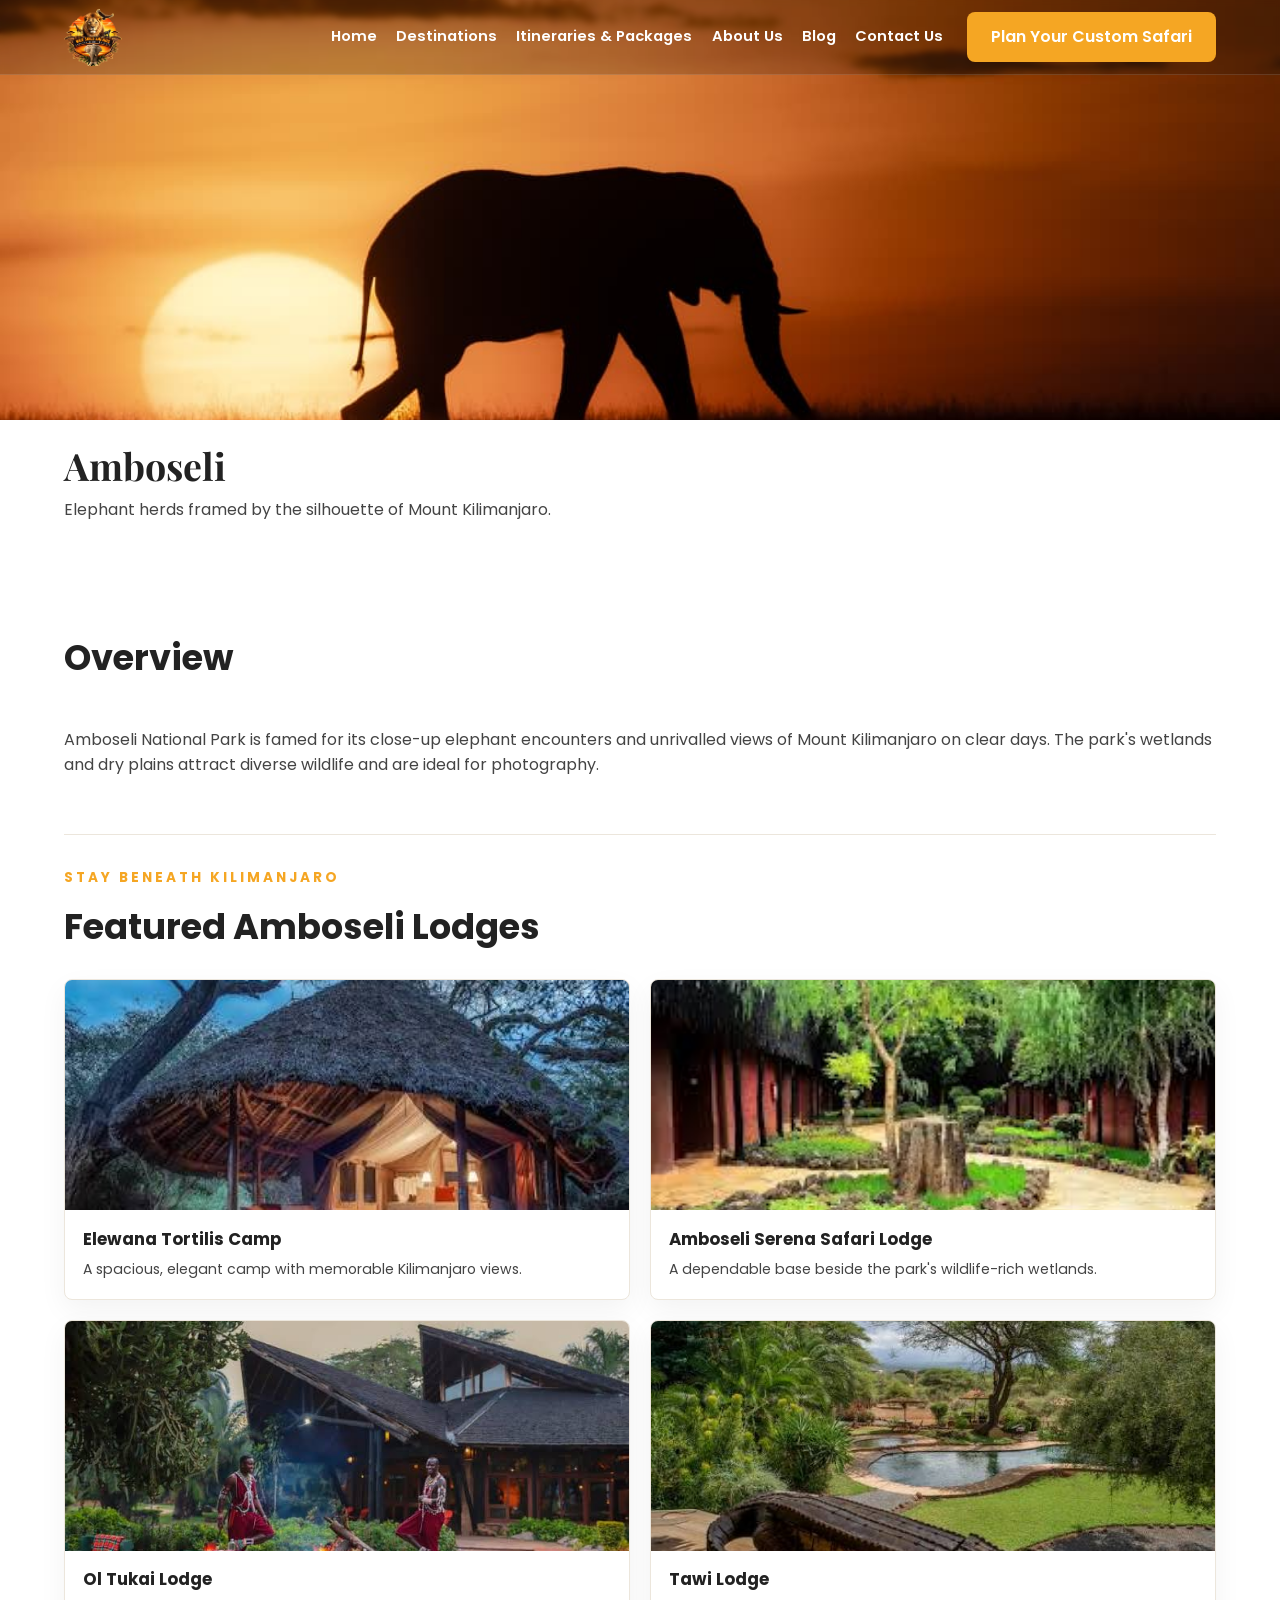
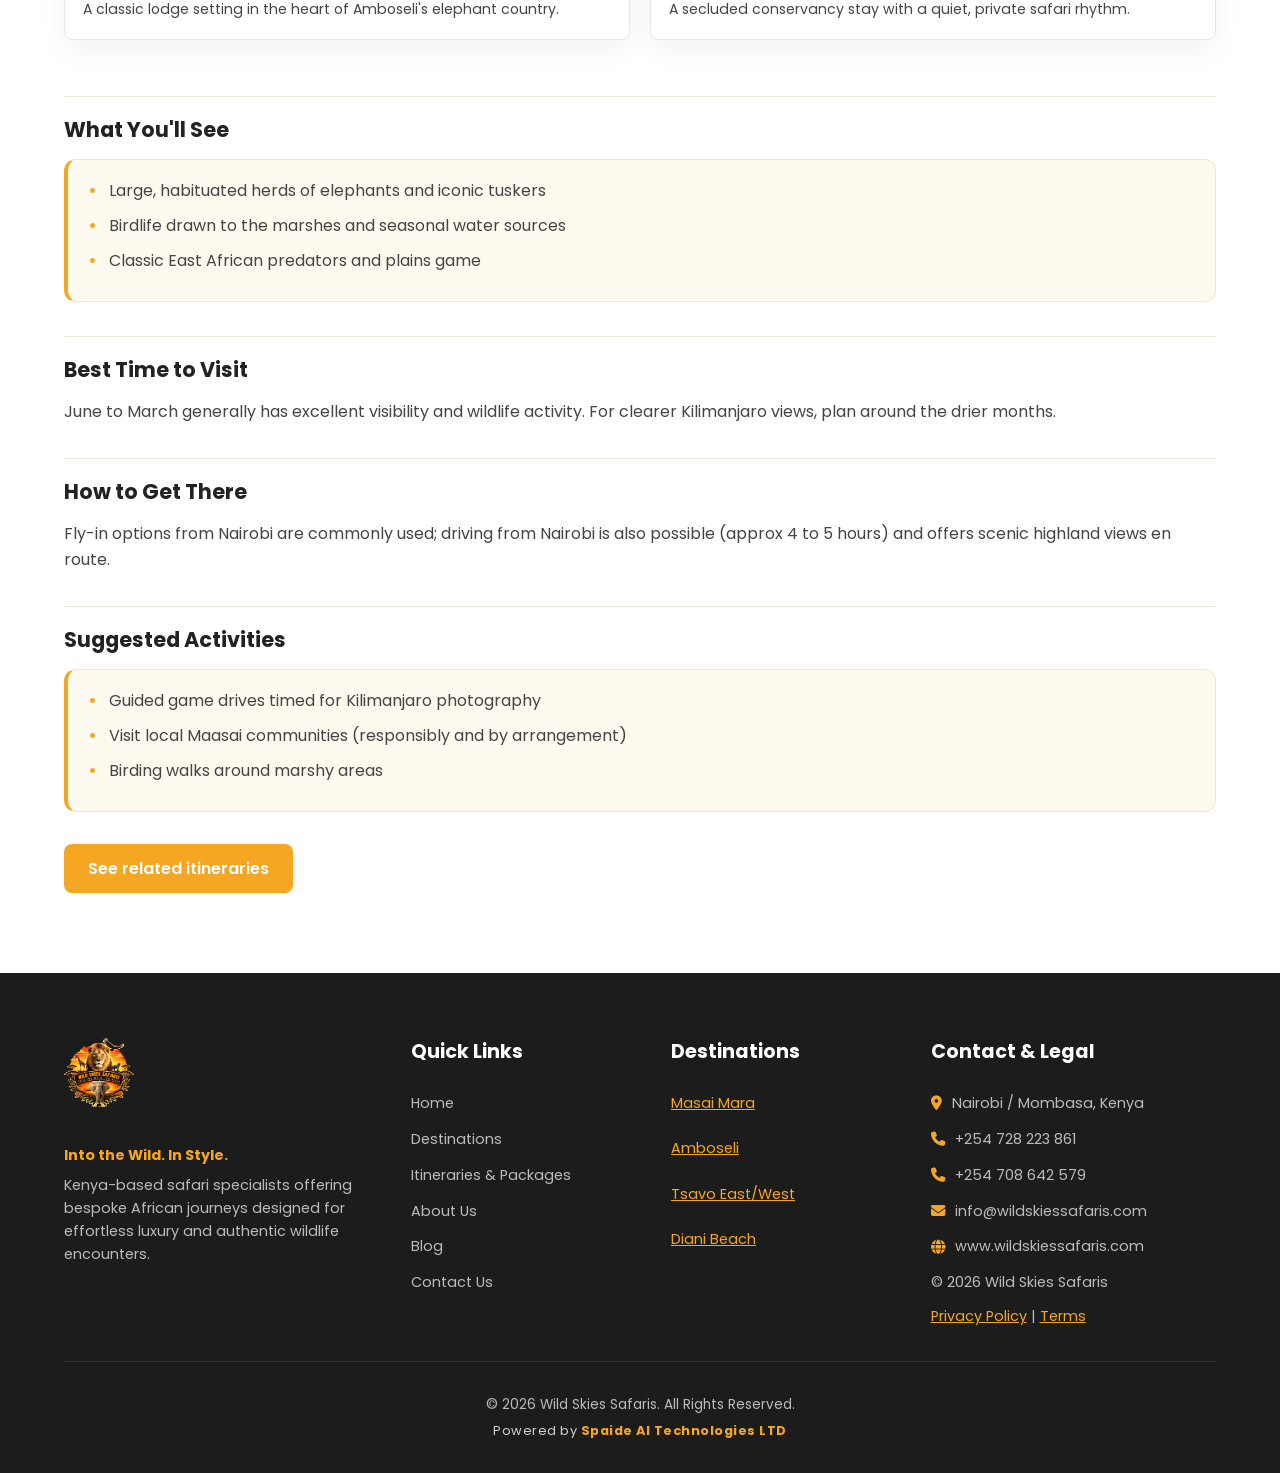
<file: amboseli.html>
﻿<!DOCTYPE html>
<html lang="en">
<head>
    <meta charset="UTF-8">
    <meta name="viewport" content="width=device-width, initial-scale=1.0">
    <title>Amboseli Safari | Elephants & Kilimanjaro Views | Wild Skies Safaris</title>
    <meta name="description" content="Private Amboseli safaris with big elephant herds beneath Mount Kilimanjaro. Fly-in from Nairobi, best visiting months, photography timing and luxury camps.">
    <meta name="keywords" content="Amboseli safari, Amboseli National Park, Kilimanjaro views Kenya, Amboseli elephants, Amboseli fly-in safari, Amboseli lodge, Kenya elephant safari">
    <meta name="author" content="Wild Skies Safaris">
    <meta name="robots" content="index, follow, max-snippet:-1, max-image-preview:large">
    <link rel="canonical" href="https://www.wildskiessafaris.com/amboseli.html">

    <meta property="og:type" content="article">
    <meta property="og:site_name" content="Wild Skies Safaris">
    <meta property="og:locale" content="en_KE">
    <meta property="og:title" content="Amboseli Safari | Elephants & Kilimanjaro Views | Wild Skies Safaris">
    <meta property="og:description" content="Private Amboseli safaris with big elephant herds beneath Mount Kilimanjaro. Fly-in from Nairobi, best visiting months, photography timing and luxury camps.">
    <meta property="og:url" content="https://www.wildskiessafaris.com/amboseli.html">
    <meta property="og:image" content="https://www.wildskiessafaris.com/Images/amboseli_elephants_kilimanjaro.jpeg">
    <meta property="og:image:alt" content="Elephant herd beneath Mount Kilimanjaro in Amboseli National Park, Kenya">

    <meta name="twitter:card" content="summary_large_image">
    <meta name="twitter:title" content="Amboseli Safari | Elephants & Kilimanjaro Views | Wild Skies Safaris">
    <meta name="twitter:description" content="Private Amboseli safaris with big elephant herds beneath Mount Kilimanjaro. Fly-in from Nairobi, best visiting months, photography timing and luxury camps.">
    <meta name="twitter:image" content="https://www.wildskiessafaris.com/Images/amboseli_elephants_kilimanjaro.jpeg">

    <meta name="theme-color" content="#1c1c1c">
    <link rel="icon" type="image/svg+xml" href="assets/favicon.svg">
    <link rel="icon" type="image/jpeg" sizes="500x500" href="Images/wildskies_logo.jpeg">
    <link rel="apple-touch-icon" href="Images/wildskies_logo.jpeg">
    <link rel="manifest" href="site.webmanifest">
    <link rel="alternate" type="text/plain" href="llms.txt" title="LLMs.txt — site summary for AI systems">

    <link rel="preconnect" href="https://fonts.googleapis.com">
    <link rel="preconnect" href="https://fonts.gstatic.com" crossorigin>
    <link rel="preconnect" href="https://cdnjs.cloudflare.com">
    <link rel="dns-prefetch" href="https://fonts.googleapis.com">
    <link rel="dns-prefetch" href="https://cdnjs.cloudflare.com">

    <link rel="stylesheet" href="style.css">
    <link href="https://fonts.googleapis.com/css2?family=Poppins:wght@400;500;600;700&family=Playfair+Display:wght@700&display=swap" rel="stylesheet">
    <link rel="stylesheet" href="https://cdnjs.cloudflare.com/ajax/libs/font-awesome/6.4.0/css/all.min.css">

    <script type="application/ld+json">
    {
      "@context": "https://schema.org",
      "@graph": [
        {
          "@type": "TravelAgency",
          "@id": "https://www.wildskiessafaris.com/#organization",
          "name": "Wild Skies Safaris",
          "url": "https://www.wildskiessafaris.com/",
          "logo": "https://www.wildskiessafaris.com/Images/wildskies_logo_alt.jpeg",
          "telephone": "+254728223861",
          "email": "info@wildskiessafaris.com",
          "address": {
            "@type": "PostalAddress",
            "addressLocality": "Nairobi",
            "addressCountry": "KE"
          }
        },
        {
          "@type": "TouristDestination",
          "@id": "https://www.wildskiessafaris.com/amboseli.html#destination",
          "name": "Amboseli National Park",
          "description": "Amboseli National Park is famed for close-up elephant encounters and unrivalled views of Mount Kilimanjaro on clear days. Its wetlands and dry plains attract diverse wildlife and are ideal for photography.",
          "url": "https://www.wildskiessafaris.com/amboseli.html",
          "image": "https://www.wildskiessafaris.com/Images/amboseli_elephants_kilimanjaro.jpeg",
          "touristType": ["Wildlife safari", "Photography", "Birdwatching"],
          "address": {
            "@type": "PostalAddress",
            "addressRegion": "Kajiado County",
            "addressCountry": "KE"
          },
          "includesAttraction": [
            { "@type": "TouristAttraction", "name": "Mount Kilimanjaro viewpoint" },
            { "@type": "TouristAttraction", "name": "Enkongo Narok swamp" },
            { "@type": "TouristAttraction", "name": "Observation Hill" }
          ]
        },
        {
          "@type": "BreadcrumbList",
          "@id": "https://www.wildskiessafaris.com/amboseli.html#breadcrumb",
          "itemListElement": [
            { "@type": "ListItem", "position": 1, "name": "Home", "item": "https://www.wildskiessafaris.com/" },
            { "@type": "ListItem", "position": 2, "name": "Destinations", "item": "https://www.wildskiessafaris.com/destinations.html" },
            { "@type": "ListItem", "position": 3, "name": "Amboseli", "item": "https://www.wildskiessafaris.com/amboseli.html" }
          ]
        }
      ]
    }
    </script>
</head>
<body class="inner-page">
    <header class="navbar">
        <div class="container">
            <a href="index.html" class="logo">
                <img src="Images/wildskies_logo.jpeg" alt="Wild Skies Safaris Logo" class="logo-img">
            </a>
            <div class="nav-menu">
                <nav class="nav-links">
                    <a href="index.html">Home</a>
                    <a href="destinations.html">Destinations</a>
                    <a href="itineraries.html">Itineraries &amp; Packages</a>
                    <a href="about.html">About Us</a>
                    <a href="blog.html">Blog</a>
                    <a href="contact.html">Contact Us</a>
                </nav>
                <div class="nav-cta">
                    <a href="contact.html" class="btn btn-primary">Plan Your Custom Safari</a>
                </div>
            </div>
            <button class="nav-toggle" aria-label="Toggle navigation">
                <span class="hamburger"></span>
            </button>
        </div>
    </header>

    <section class="page-hero page-hero-amboseli page-hero-photo-only" style="background-image: url('Images/amboseli_elephant_herd.jpeg');" aria-hidden="true"></section>
    <section class="page-hero-copy">
        <div class="container">
            <h1>Amboseli</h1>
            <p>Elephant herds framed by the silhouette of Mount Kilimanjaro.</p>
        </div>
    </section>

    <main class="section destination-detail-page">
        <div class="container">
            <h2 class="section-title">Overview</h2>
            <p>Amboseli National Park is famed for its close-up elephant encounters and unrivalled views of Mount Kilimanjaro on clear days. The park's wetlands and dry plains attract diverse wildlife and are ideal for photography.</p>

            <section class="lodge-directory" aria-labelledby="amboseli-lodges">
                <p class="subtitle-caps">Stay beneath Kilimanjaro</p>
                <h2 id="amboseli-lodges" class="section-title">Featured Amboseli Lodges</h2>
                <div class="lodge-grid">
                    <article class="lodge-card"><img src="lodges/Elewana Tortilis Camp.jpg" alt="Elewana Tortilis Camp in Amboseli"><div><h3>Elewana Tortilis Camp</h3><p>A spacious, elegant camp with memorable Kilimanjaro views.</p></div></article>
                    <article class="lodge-card"><img src="lodges/Amboseli Serena Safari Lodge.jpg" alt="Amboseli Serena Safari Lodge"><div><h3>Amboseli Serena Safari Lodge</h3><p>A dependable base beside the park's wildlife-rich wetlands.</p></div></article>
                    <article class="lodge-card"><img src="lodges/Ol Tukai Lodge.jpg" alt="Ol Tukai Lodge in Amboseli"><div><h3>Ol Tukai Lodge</h3><p>A classic lodge setting in the heart of Amboseli's elephant country.</p></div></article>
                    <article class="lodge-card"><img src="lodges/Tawi Lodge.jpg" alt="Tawi Lodge in Amboseli"><div><h3>Tawi Lodge</h3><p>A secluded conservancy stay with a quiet, private safari rhythm.</p></div></article>
                </div>
            </section>

            <h3>What You'll See</h3>
            <ul>
                <li>Large, habituated herds of elephants and iconic tuskers</li>
                <li>Birdlife drawn to the marshes and seasonal water sources</li>
                <li>Classic East African predators and plains game</li>
            </ul>

            <h3>Best Time to Visit</h3>
            <p>June to March generally has excellent visibility and wildlife activity. For clearer Kilimanjaro views, plan around the drier months.</p>

            <h3>How to Get There</h3>
            <p>Fly-in options from Nairobi are commonly used; driving from Nairobi is also possible (approx 4 to 5 hours) and offers scenic highland views en route.</p>

            <h3>Suggested Activities</h3>
            <ul>
                <li>Guided game drives timed for Kilimanjaro photography</li>
                <li>Visit local Maasai communities (responsibly and by arrangement)</li>
                <li>Birding walks around marshy areas</li>
            </ul>

            <a href="itineraries.html#classic" class="btn btn-primary">See related itineraries</a>
        </div>
    </main>

    <footer>
        <div class="container footer-grid">
            <div class="footer-col footer-brand-col">
                <div class="footer-brand">
                    <img src="Images/wildskies_logo.jpeg" alt="Wild Skies Safaris Logo" class="footer-logo">
                </div>
                <p class="footer-tagline">Into the Wild. In Style.</p>
                <p>Kenya-based safari specialists offering bespoke African journeys designed for effortless luxury and authentic wildlife encounters.</p>
            </div>
            <div class="footer-col">
                <h4>Quick Links</h4>
                <ul class="footer-links">
                    <li><a href="index.html">Home</a></li>
                    <li><a href="destinations.html">Destinations</a></li>
                    <li><a href="itineraries.html">Itineraries &amp; Packages</a></li>
                    <li><a href="about.html">About Us</a></li>
                    <li><a href="blog.html">Blog</a></li>
                    <li><a href="contact.html">Contact Us</a></li>
                </ul>
            </div>
            <div class="footer-col">
                <h4>Destinations</h4>
                <ul class="footer-destinations-list">
                    <li><a href="masai-mara.html">Masai Mara</a></li>
                    <li><a href="amboseli.html">Amboseli</a></li>
                    <li><a href="tsavo.html">Tsavo East/West</a></li>
                    <li><a href="diani.html">Diani Beach</a></li>
                </ul>
            </div>
            <div class="footer-col">
                <h4>Contact &amp; Legal</h4>
                <ul class="footer-contact-list">
                    <li><i class="fas fa-map-marker-alt"></i><span>Nairobi / Mombasa, Kenya</span></li>
                    <li><i class="fas fa-phone"></i><a href="tel:+254728223861">+254 728 223 861</a></li>
                    <li><i class="fas fa-phone"></i><a href="tel:+254708642579">+254 708 642 579</a></li>
                    <li><i class="fas fa-envelope"></i><a href="mailto:info@wildskiessafaris.com">info@wildskiessafaris.com</a></li>
                    <li><i class="fas fa-globe"></i><a href="https://www.wildskiessafaris.com">www.wildskiessafaris.com</a></li>
                </ul>
                <ul class="footer-legal-list">
                    <li>© 2026 Wild Skies Safaris</li>
                    <li><a href="contact.html">Privacy Policy</a> | <a href="contact.html">Terms</a></li>
                </ul>
            </div>
        </div>
        <div class="footer-bottom container">
            <p>&copy; 2026 Wild Skies Safaris. All Rights Reserved.</p>
            <p class="powered-by">Powered by <span>Spaide AI Technologies LTD</span></p>
        </div>
    </footer>

    <script>
        document.addEventListener("DOMContentLoaded", () => {
            const navbar = document.querySelector('.navbar');
            const navToggle = document.querySelector('.nav-toggle');
            const navMenu = document.querySelector('.nav-menu');

            if (navbar && !navbar.classList.contains('scrolled')) {
                window.addEventListener('scroll', () => {
                    if (window.scrollY > 20) {
                        navbar.classList.add('scrolled');
                    } else {
                        navbar.classList.remove('scrolled');
                    }
                });
            }

            if (navToggle && navMenu) {
                const closeMenu = () => {
                    navMenu.classList.remove('active');
                    navToggle.classList.remove('active');
                };

                const toggleMenu = () => {
                    if (navMenu.classList.contains('active')) {
                        closeMenu();
                    } else {
                        navMenu.classList.add('active');
                        navToggle.classList.add('active');
                    }
                };

                navToggle.addEventListener('click', (event) => {
                    event.stopPropagation();
                    toggleMenu();
                });

                navMenu.querySelectorAll('a').forEach(link => {
                    link.addEventListener('click', closeMenu);
                });

                document.addEventListener('click', (event) => {
                    if (!navMenu.contains(event.target) && !navToggle.contains(event.target)) {
                        closeMenu();
                    }
                });

                document.addEventListener('keydown', (event) => {
                    if (event.key === 'Escape') {
                        closeMenu();
                    }
                });
            }
        });
    </script>
</body>
</html>
</file>
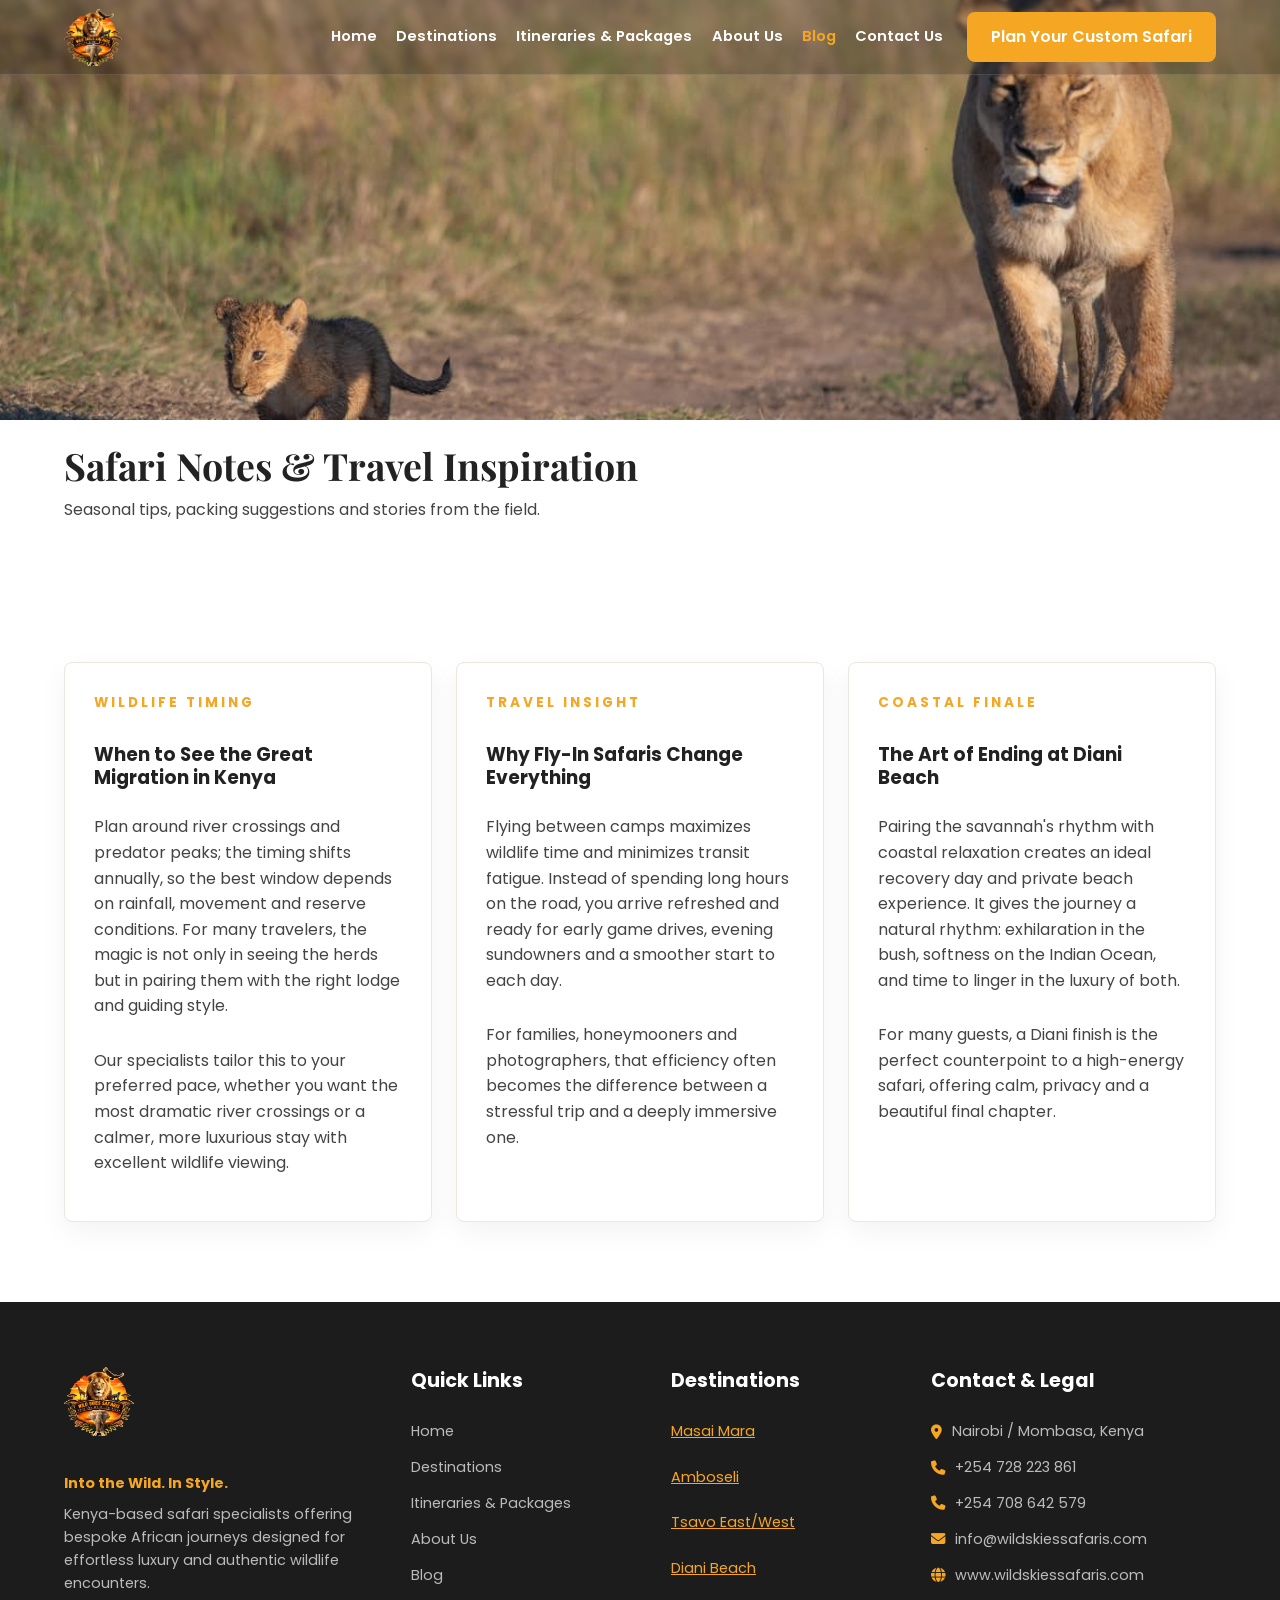
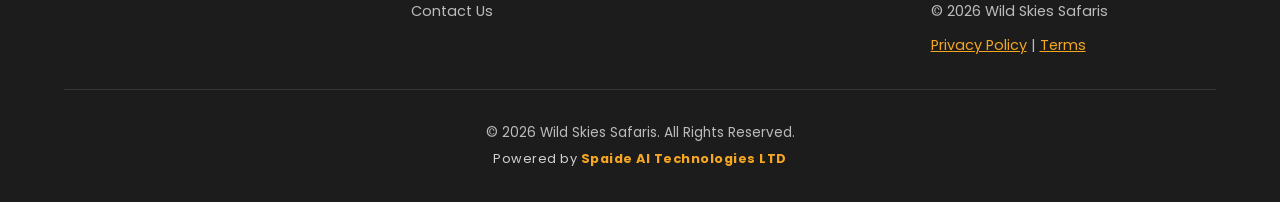
<file: blog.html>
﻿<!DOCTYPE html>
<html lang="en">
<head>
    <meta charset="UTF-8">
    <meta name="viewport" content="width=device-width, initial-scale=1.0">
    <title>Blog | Wild Skies Safaris</title>
    <link rel="stylesheet" href="style.css">
    <link href="https://fonts.googleapis.com/css2?family=Poppins:wght@400;500;600;700&family=Playfair+Display:wght@700&display=swap" rel="stylesheet">
    <link rel="stylesheet" href="https://cdnjs.cloudflare.com/ajax/libs/font-awesome/6.4.0/css/all.min.css">
    <link rel="icon" type="image/jpeg" href="Images/wildskies_logo.jpeg">
</head>
<body class="inner-page">
    <header class="navbar">
        <div class="container">
            <a href="index.html" class="logo">
                <img src="Images/wildskies_logo.jpeg" alt="Wild Skies Safaris Logo" class="logo-img">
            </a>
            <div class="nav-menu">
                <nav class="nav-links">
                    <a href="index.html">Home</a>
                    <a href="destinations.html">Destinations</a>
                    <a href="itineraries.html">Itineraries &amp; Packages</a>
                    <a href="about.html">About Us</a>
                    <a href="blog.html" class="active">Blog</a>
                    <a href="contact.html">Contact Us</a>
                </nav>
                <div class="nav-cta">
                    <a href="contact.html" class="btn btn-primary">Plan Your Custom Safari</a>
                </div>
            </div>
            <button class="nav-toggle" aria-label="Toggle navigation">
                <span class="hamburger"></span>
            </button>
        </div>
    </header>

    <section class="page-hero page-hero-blog page-hero-photo-only" aria-hidden="true"></section>
    <section class="page-hero-copy">
        <div class="container">
            <h1>Safari Notes &amp; Travel Inspiration</h1>
            <p>Seasonal tips, packing suggestions and stories from the field.</p>
        </div>
    </section>

    <main class="section">
        <div class="container blog-preview">
            <article class="blog-article">
                <p class="subtitle-caps">Wildlife timing</p>
                <h3>When to See the Great Migration in Kenya</h3>
                <p>Plan around river crossings and predator peaks; the timing shifts annually, so the best window depends on rainfall, movement and reserve conditions. For many travelers, the magic is not only in seeing the herds but in pairing them with the right lodge and guiding style.</p>
                <p>Our specialists tailor this to your preferred pace, whether you want the most dramatic river crossings or a calmer, more luxurious stay with excellent wildlife viewing.</p>
            </article>
            <article class="blog-article">
                <p class="subtitle-caps">Travel insight</p>
                <h3>Why Fly-In Safaris Change Everything</h3>
                <p>Flying between camps maximizes wildlife time and minimizes transit fatigue. Instead of spending long hours on the road, you arrive refreshed and ready for early game drives, evening sundowners and a smoother start to each day.</p>
                <p>For families, honeymooners and photographers, that efficiency often becomes the difference between a stressful trip and a deeply immersive one.</p>
            </article>
            <article class="blog-article">
                <p class="subtitle-caps">Coastal finale</p>
                <h3>The Art of Ending at Diani Beach</h3>
                <p>Pairing the savannah's rhythm with coastal relaxation creates an ideal recovery day and private beach experience. It gives the journey a natural rhythm: exhilaration in the bush, softness on the Indian Ocean, and time to linger in the luxury of both.</p>
                <p>For many guests, a Diani finish is the perfect counterpoint to a high-energy safari, offering calm, privacy and a beautiful final chapter.</p>
            </article>
        </div>
    </main>

    <footer>
        <div class="container footer-grid">
            <div class="footer-col footer-brand-col">
                <div class="footer-brand">
                    <img src="Images/wildskies_logo.jpeg" alt="Wild Skies Safaris Logo" class="footer-logo">
                </div>
                <p class="footer-tagline">Into the Wild. In Style.</p>
                <p>Kenya-based safari specialists offering bespoke African journeys designed for effortless luxury and authentic wildlife encounters.</p>
            </div>
            <div class="footer-col">
                <h4>Quick Links</h4>
                <ul class="footer-links">
                    <li><a href="index.html">Home</a></li>
                    <li><a href="destinations.html">Destinations</a></li>
                    <li><a href="itineraries.html">Itineraries &amp; Packages</a></li>
                    <li><a href="about.html">About Us</a></li>
                    <li><a href="blog.html">Blog</a></li>
                    <li><a href="contact.html">Contact Us</a></li>
                </ul>
            </div>
            <div class="footer-col">
                <h4>Destinations</h4>
                <ul class="footer-destinations-list">
                    <li><a href="masai-mara.html">Masai Mara</a></li>
                    <li><a href="amboseli.html">Amboseli</a></li>
                    <li><a href="tsavo.html">Tsavo East/West</a></li>
                    <li><a href="diani.html">Diani Beach</a></li>
                </ul>
            </div>
            <div class="footer-col">
                <h4>Contact &amp; Legal</h4>
                <ul class="footer-contact-list">
                    <li><i class="fas fa-map-marker-alt"></i><span>Nairobi / Mombasa, Kenya</span></li>
                    <li><i class="fas fa-phone"></i><a href="tel:+254728223861">+254 728 223 861</a></li>
                    <li><i class="fas fa-phone"></i><a href="tel:+254708642579">+254 708 642 579</a></li>
                    <li><i class="fas fa-envelope"></i><a href="mailto:info@wildskiessafaris.com">info@wildskiessafaris.com</a></li>
                    <li><i class="fas fa-globe"></i><a href="https://www.wildskiessafaris.com">www.wildskiessafaris.com</a></li>
                </ul>
                <ul class="footer-legal-list">
                    <li>© 2026 Wild Skies Safaris</li>
                    <li><a href="contact.html">Privacy Policy</a> | <a href="contact.html">Terms</a></li>
                </ul>
            </div>
        </div>
        <div class="footer-bottom container">
            <p>&copy; 2026 Wild Skies Safaris. All Rights Reserved.</p>
            <p class="powered-by">Powered by <span>Spaide AI Technologies LTD</span></p>
        </div>
    </footer>

    <script>
        document.addEventListener("DOMContentLoaded", () => {
            const navbar = document.querySelector('.navbar');
            const navToggle = document.querySelector('.nav-toggle');
            const navMenu = document.querySelector('.nav-menu');

            if (navbar && !navbar.classList.contains('scrolled')) {
                window.addEventListener('scroll', () => {
                    if (window.scrollY > 20) {
                        navbar.classList.add('scrolled');
                    } else {
                        navbar.classList.remove('scrolled');
                    }
                });
            }

            if (navToggle && navMenu) {
                const closeMenu = () => {
                    navMenu.classList.remove('active');
                    navToggle.classList.remove('active');
                };

                const toggleMenu = () => {
                    if (navMenu.classList.contains('active')) {
                        closeMenu();
                    } else {
                        navMenu.classList.add('active');
                        navToggle.classList.add('active');
                    }
                };

                navToggle.addEventListener('click', (event) => {
                    event.stopPropagation();
                    toggleMenu();
                });

                navMenu.querySelectorAll('a').forEach(link => {
                    link.addEventListener('click', closeMenu);
                });

                document.addEventListener('click', (event) => {
                    if (!navMenu.contains(event.target) && !navToggle.contains(event.target)) {
                        closeMenu();
                    }
                });

                document.addEventListener('keydown', (event) => {
                    if (event.key === 'Escape') {
                        closeMenu();
                    }
                });
            }
        });
    </script>
</body>
</html>
</file>
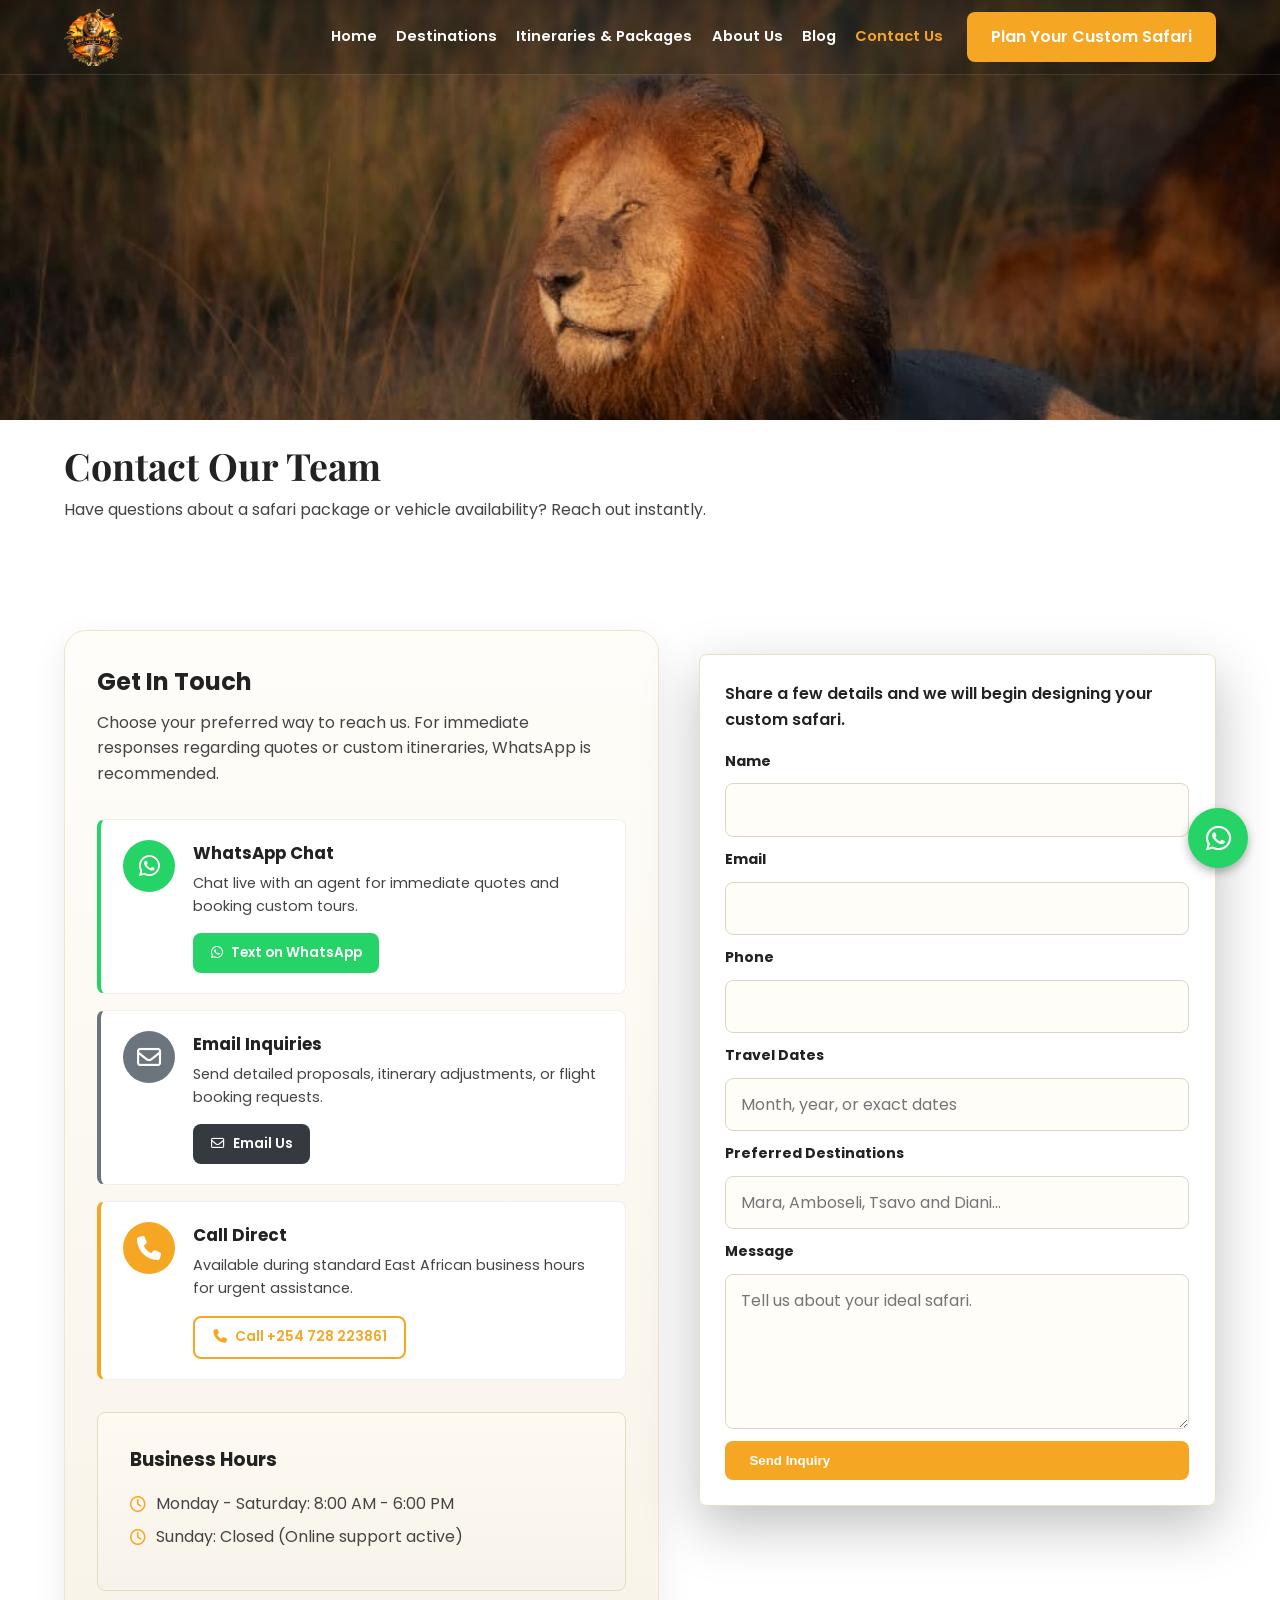
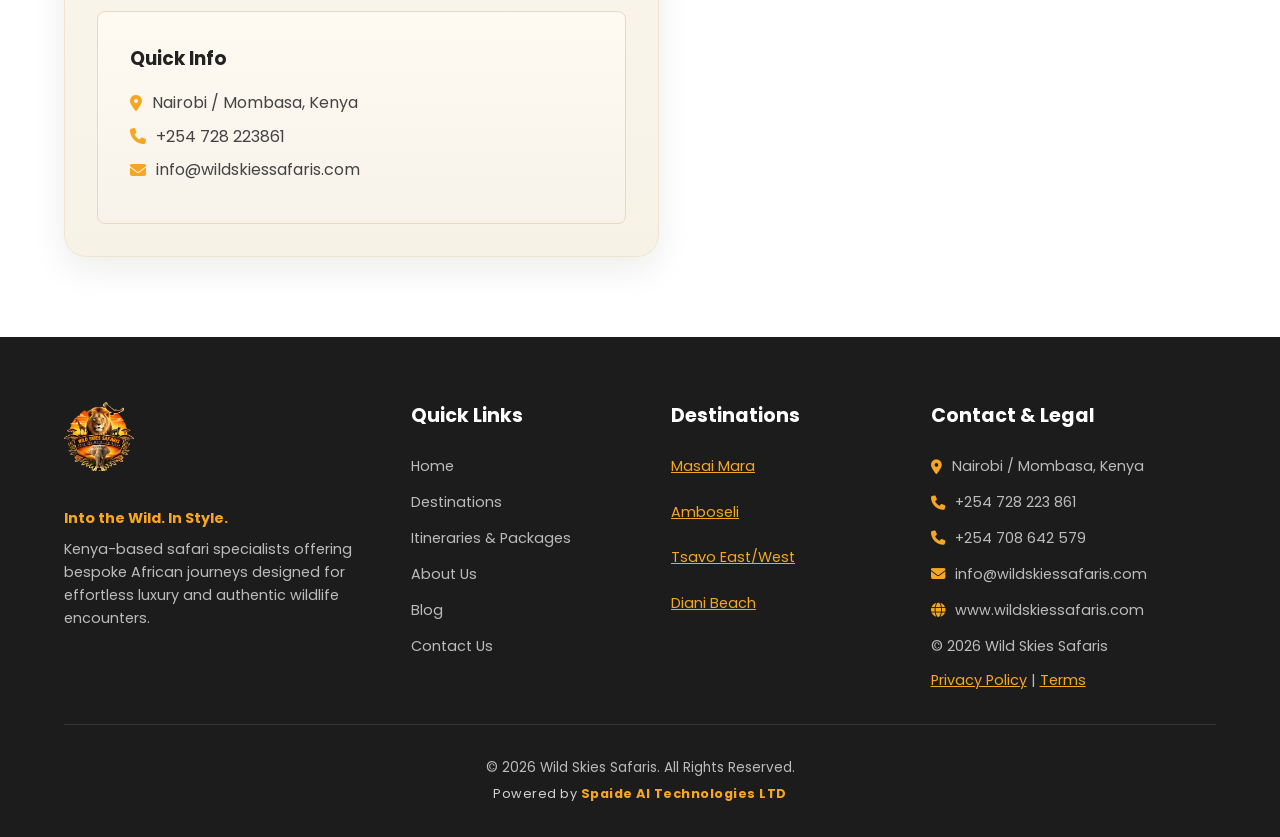
<file: contact.html>
﻿<!DOCTYPE html>
<html lang="en">
<head>
    <meta charset="UTF-8">
    <meta name="viewport" content="width=device-width, initial-scale=1.0">
    <title>Contact Us | Wild Skies Safaris</title>
    <link rel="stylesheet" href="style.css">
    <link href="https://fonts.googleapis.com/css2?family=Poppins:wght@400;500;600;700&family=Playfair+Display:wght@700&display=swap" rel="stylesheet">
    <link rel="stylesheet" href="https://cdnjs.cloudflare.com/ajax/libs/font-awesome/6.4.0/css/all.min.css">
    <link rel="icon" type="image/jpeg" href="Images/wildskies_logo.jpeg">
    <link rel="shortcut icon" type="image/x-icon" href="Images/wildskies_logo.jpeg">
</head>
<body class="inner-page">

    <div id="formToast" class="form-toast" role="status" aria-live="polite"></div>

    <!-- Navigation Header -->
    <header class="navbar">
        <div class="container">
            <a href="index.html" class="logo">
                <img src="Images/wildskies_logo.jpeg" alt="Wild Skies Safaris Logo" class="logo-img">
            </a>
            <div class="nav-menu">
                <nav class="nav-links">
                    <a href="index.html">Home</a>
                    <a href="destinations.html">Destinations</a>
                    <a href="itineraries.html">Itineraries &amp; Packages</a>
                    <a href="about.html">About Us</a>
                    <a href="blog.html">Blog</a>
                    <a href="contact.html" class="active">Contact Us</a>
                </nav>
                <div class="nav-cta">
                    <a href="contact.html" class="btn btn-primary">Plan Your Custom Safari</a>
                </div>
            </div>
            <button class="nav-toggle" aria-label="Toggle navigation">
                <span class="hamburger"></span>
            </button>
        </div>
    </header>

    <!-- Inner Page Hero -->
    <section class="page-hero page-hero-contact page-hero-photo-only" aria-hidden="true"></section>
    <section class="page-hero-copy">
        <div class="container">
            <h1>Contact Our Team</h1>
            <p>Have questions about a safari package or vehicle availability? Reach out instantly.</p>
        </div>
    </section>

    <!-- Contact Section Content -->
    <section class="section">
        <div class="container contact-layout">
            <div class="contact-info-panel">
                <h2>Get In Touch</h2>
                <p class="contact-subtitle">Choose your preferred way to reach us. For immediate responses regarding quotes or custom itineraries, WhatsApp is recommended.</p>

                <div class="contact-cards-grid">
                    <div class="contact-card border-wa">
                        <div class="contact-card-icon c-wa"><i class="fab fa-whatsapp"></i></div>
                        <h3>WhatsApp Chat</h3>
                        <p>Chat live with an agent for immediate quotes and booking custom tours.</p>
                        <a href="https://wa.me/254728223861" target="_blank" class="btn btn-whatsapp w-100"><i class="fab fa-whatsapp"></i> Text on WhatsApp</a>
                    </div>

                    <div class="contact-card border-email">
                        <div class="contact-card-icon c-email"><i class="far fa-envelope"></i></div>
                        <h3>Email Inquiries</h3>
                        <p>Send detailed proposals, itinerary adjustments, or flight booking requests.</p>
                        <a href="mailto:info@wildskiessafaris.com" class="btn btn-dark-custom w-100"><i class="far fa-envelope"></i> Email Us</a>
                    </div>

                    <div class="contact-card border-phone">
                        <div class="contact-card-icon c-phone"><i class="fas fa-phone-alt fa-flip-horizontal"></i></div>
                        <h3>Call Direct</h3>
                        <p>Available during standard East African business hours for urgent assistance.</p>
                        <a href="tel:+254728223861" class="btn btn-outline w-100"><i class="fas fa-phone-alt fa-flip-horizontal"></i> Call +254 728 223861</a>
                    </div>
                </div>

                <div class="contact-details-panel">
                    <div class="details-box">
                        <h3>Business Hours</h3>
                        <p><i class="far fa-clock text-primary"></i> Monday - Saturday: 8:00 AM - 6:00 PM</p>
                        <p><i class="far fa-clock text-primary"></i> Sunday: Closed (Online support active)</p>
                    </div>
                    <div class="details-box">
                        <h3>Quick Info</h3>
                        <p><i class="fas fa-map-marker-alt text-primary"></i> Nairobi / Mombasa, Kenya</p>
                        <p><i class="fas fa-phone text-primary"></i> +254 728 223861</p>
                        <p><i class="fas fa-envelope text-primary"></i> info@wildskiessafaris.com</p>
                    </div>
                </div>
            </div>

            <div class="contact-form-panel">
                <form id="contactForm" class="inquiry-form contact-page-form" action="https://formsubmit.co/ajax/info@wildskiessafaris.com" method="POST">
                    <input type="hidden" name="_subject" value="New Safari Inquiry - Wild Skies Safaris">
                    <input type="hidden" name="_template" value="table">
                    <input type="hidden" name="_captcha" value="false">
                    <input type="text" name="_honey" class="hp-field" tabindex="-1" autocomplete="off" aria-hidden="true">
                    <p>Share a few details and we will begin designing your custom safari.</p>
                    <label for="name">Name</label>
                    <input type="text" id="name" name="Name" required>
                    <label for="email">Email</label>
                    <input type="email" id="email" name="Email" required>
                    <label for="phone">Phone</label>
                    <input type="tel" id="phone" name="Phone">
                    <label for="dates">Travel Dates</label>
                    <input type="text" id="dates" name="Travel Dates" placeholder="Month, year, or exact dates">
                    <label for="destinations-field">Preferred Destinations</label>
                    <input type="text" id="destinations-field" name="Preferred Destinations" placeholder="Mara, Amboseli, Tsavo and Diani...">
                    <label for="message">Message</label>
                    <textarea id="message" name="Message" rows="5" placeholder="Tell us about your ideal safari."></textarea>
                    <button type="submit" class="btn btn-primary">Send Inquiry</button>
                </form>
            </div>
        </div>
    </section>

  
    <!-- Expanded Footer -->
    <footer>
        <div class="container footer-grid">
            <div class="footer-col footer-brand-col">
                <div class="footer-brand">
                    <img src="Images/wildskies_logo.jpeg" alt="Wild Skies Safaris Logo" class="footer-logo" />
                </div>
                <p class="footer-tagline">Into the Wild. In Style.</p>
                <p>Kenya-based safari specialists offering bespoke African journeys designed for effortless luxury and authentic wildlife encounters.</p>
            </div>
            <div class="footer-col">
                <h4>Quick Links</h4>
                <ul class="footer-links">
                    <li><a href="index.html">Home</a></li>
                    <li><a href="destinations.html">Destinations</a></li>
                    <li><a href="itineraries.html">Itineraries &amp; Packages</a></li>
                    <li><a href="about.html">About Us</a></li>
                    <li><a href="blog.html">Blog</a></li>
                    <li><a href="contact.html">Contact Us</a></li>
                </ul>
            </div>
            <div class="footer-col">
                <h4>Destinations</h4>
                <ul class="footer-destinations-list">
                    <li><a href="masai-mara.html">Masai Mara</a></li>
                    <li><a href="amboseli.html">Amboseli</a></li>
                    <li><a href="tsavo.html">Tsavo East/West</a></li>
                    <li><a href="diani.html">Diani Beach</a></li>
                </ul>
            </div>
            <div class="footer-col">
                <h4>Contact &amp; Legal</h4>
                <ul class="footer-contact-list">
                    <li><i class="fas fa-map-marker-alt"></i><span>Nairobi / Mombasa, Kenya</span></li>
                    <li><i class="fas fa-phone"></i><a href="tel:+254728223861">+254 728 223 861</a></li>
                    <li><i class="fas fa-phone"></i><a href="tel:+254708642579">+254 708 642 579</a></li>
                    <li><i class="fas fa-envelope"></i><a href="mailto:info@wildskiessafaris.com">info@wildskiessafaris.com</a></li>
                    <li><i class="fas fa-globe"></i><a href="https://www.wildskiessafaris.com">www.wildskiessafaris.com</a></li>
                </ul>
                <ul class="footer-legal-list">
                    <li>© 2026 Wild Skies Safaris</li>
                    <li><a href="contact.html">Privacy Policy</a> | <a href="contact.html">Terms</a></li>
                </ul>
            </div>
        </div>
        <div class="footer-bottom container">
            <p>&copy; 2026 Wild Skies Safaris. All Rights Reserved.</p>
            <p class="powered-by">Powered by <span>Spaide AI Technologies LTD</span></p>
        </div>
    </footer>

    <!-- Floating Actions -->
    <div class="floating-actions">
        <a href="https://wa.me/254728223861" class="float-btn float-wa" target="_blank" aria-label="Chat on WhatsApp">
            <i class="fab fa-whatsapp"></i>
        </a>
    </div>

    <script>
        document.addEventListener("DOMContentLoaded", () => {
            const navbar = document.querySelector('.navbar');
            const navToggle = document.querySelector('.nav-toggle');
            const navMenu = document.querySelector('.nav-menu');

            // Navbar scroll effect for homepage
            if (navbar && !navbar.classList.contains('scrolled')) {
                window.addEventListener('scroll', () => {
                    if (window.scrollY > 20) {
                        navbar.classList.add('scrolled');
                    } else {
                        navbar.classList.remove('scrolled');
                    }
                });
            }

            // Hamburger menu toggle for all pages
            if (navToggle && navMenu) {
                navToggle.addEventListener('click', () => {
                    navMenu.classList.toggle('active');
                    navToggle.classList.toggle('active');
                });
            }

            // Submit the inquiry form in the background and show a top banner instead of navigating away
            const contactForm = document.getElementById('contactForm');
            const toast = document.getElementById('formToast');
            let toastTimer;

            const showToast = (message, isError) => {
                toast.textContent = message;
                toast.classList.toggle('form-toast-error', !!isError);
                toast.classList.add('show');
                clearTimeout(toastTimer);
                toastTimer = setTimeout(() => toast.classList.remove('show'), 6000);
            };

            if (contactForm) {
                contactForm.addEventListener('submit', async (e) => {
                    e.preventDefault();
                    const submitBtn = contactForm.querySelector('button[type="submit"]');
                    const originalLabel = submitBtn.textContent;
                    submitBtn.disabled = true;
                    submitBtn.textContent = 'Sending...';
                    try {
                        const response = await fetch(contactForm.action, {
                            method: 'POST',
                            headers: { Accept: 'application/json' },
                            body: new FormData(contactForm)
                        });
                        if (!response.ok) throw new Error('Request failed');
                        showToast("Thank you! Your inquiry has been sent. We'll be in touch shortly.", false);
                        contactForm.reset();
                    } catch (err) {
                        showToast('Something went wrong sending your inquiry. Please try WhatsApp or email us directly.', true);
                    } finally {
                        submitBtn.disabled = false;
                        submitBtn.textContent = originalLabel;
                    }
                });
            }
        });
    </script>
</body>
</html>
</file>
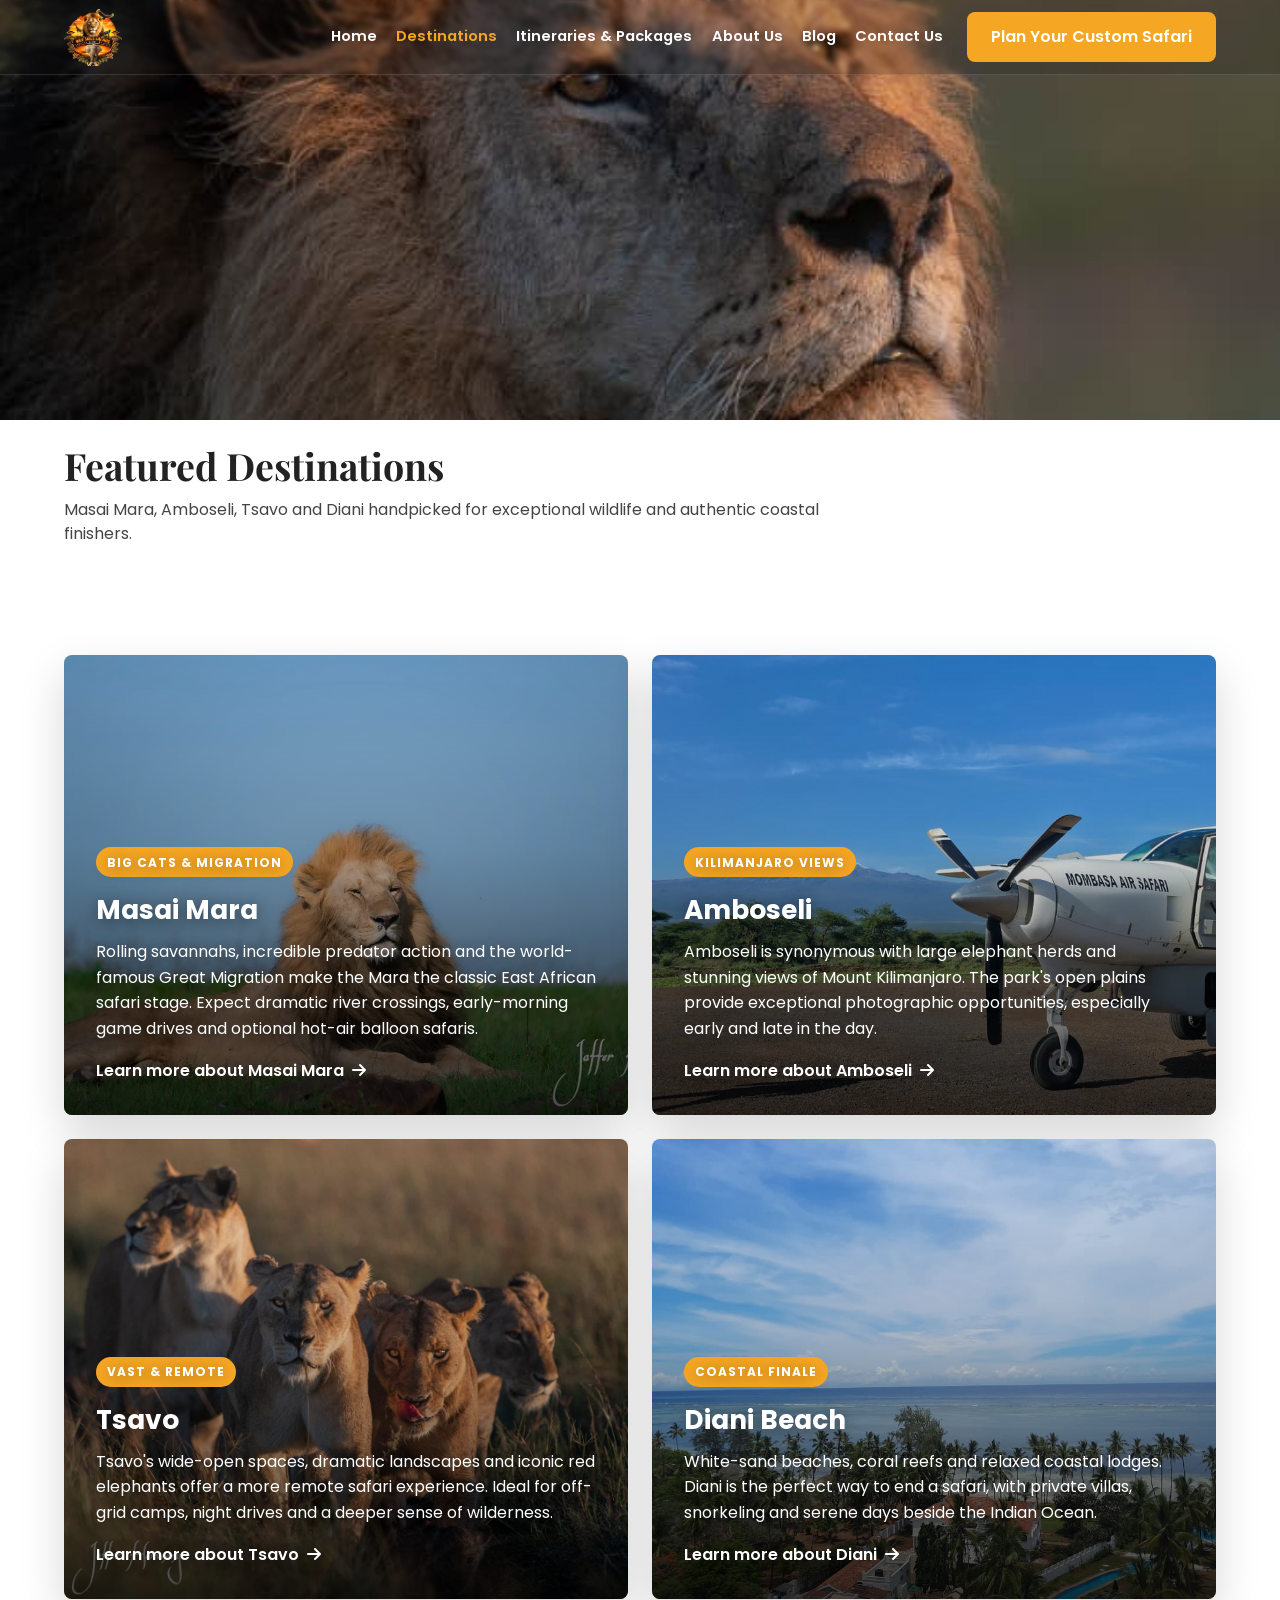
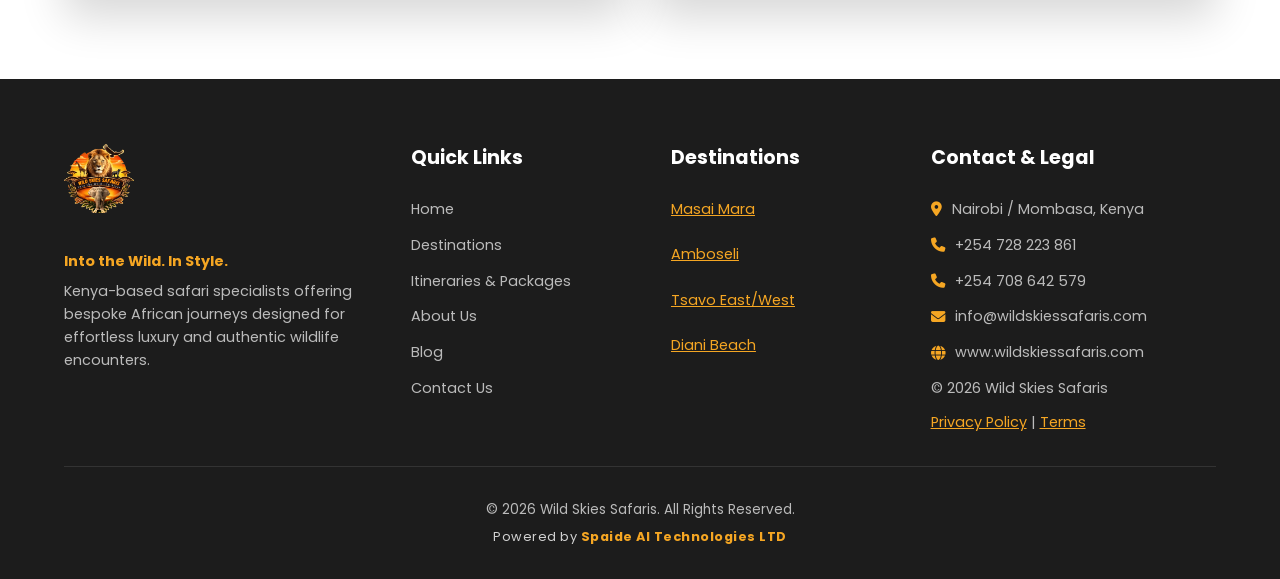
<file: destinations.html>
﻿<!DOCTYPE html>
<html lang="en">
<head>
    <meta charset="UTF-8">
    <meta name="viewport" content="width=device-width, initial-scale=1.0">
    <title>Destinations | Wild Skies Safaris</title>
    <link rel="stylesheet" href="style.css">
    <link href="https://fonts.googleapis.com/css2?family=Poppins:wght@400;500;600;700&family=Playfair+Display:wght@700&display=swap" rel="stylesheet">
    <link rel="stylesheet" href="https://cdnjs.cloudflare.com/ajax/libs/font-awesome/6.4.0/css/all.min.css">
    <link rel="icon" type="image/jpeg" href="Images/wildskies_logo.jpeg">
</head>
<body class="inner-page">
    <header class="navbar ">
        <div class="container">
            <a href="index.html" class="logo">
                <img src="Images/wildskies_logo.jpeg" alt="Wild Skies Safaris Logo" class="logo-img">
            </a>
            <div class="nav-menu">
                <nav class="nav-links">
                    <a href="index.html">Home</a>
                    <a href="destinations.html" class="active">Destinations</a>
                    <a href="itineraries.html">Itineraries &amp; Packages</a>
                    <a href="about.html">About Us</a>
                    <a href="blog.html">Blog</a>
                    <a href="contact.html">Contact Us</a>
                </nav>
                <div class="nav-cta">
                    <a href="contact.html" class="btn btn-primary">Plan Your Custom Safari</a>
                </div>
            </div>
            <button class="nav-toggle" aria-label="Toggle navigation">
                <span class="hamburger"></span>
            </button>
        </div>
    </header>

    <section class="page-hero page-hero-destinations page-hero-photo-only" aria-hidden="true"></section>
    <section class="page-hero-copy">
        <div class="container">
            <h1>Featured Destinations</h1>
            <p>Masai Mara, Amboseli, Tsavo and Diani handpicked for exceptional wildlife and authentic coastal finishers.</p>
        </div>
    </section>

    <main class="section">
        <div class="container">
            <div class="destination-grid">
                <article class="destination-card" style="background-image: url('Images/masai_mara_lion_hero.jpeg');">
                    <div class="destination-card-content">
                        <p class="card-kicker">Big Cats &amp; Migration</p>
                        <h3>Masai Mara</h3>
                        <p>Rolling savannahs, incredible predator action and the world-famous Great Migration make the Mara the classic East African safari stage. Expect dramatic river crossings, early-morning game drives and optional hot-air balloon safaris.</p>
                        <a href="masai-mara.html" class="card-link light-link">Learn more about Masai Mara <i class="fas fa-arrow-right"></i></a>
                    </div>
                </article>

                <article class="destination-card" style="background-image: url('Images/kilimanjaro\ plane.jpeg');">
                    <div class="destination-card-content">
                        <p class="card-kicker">Kilimanjaro Views</p>
                        <h3>Amboseli</h3>
                        <p>Amboseli is synonymous with large elephant herds and stunning views of Mount Kilimanjaro. The park's open plains provide exceptional photographic opportunities, especially early and late in the day.</p>
                        <a href="amboseli.html" class="card-link light-link">Learn more about Amboseli <i class="fas fa-arrow-right"></i></a>
                    </div>
                </article>

                <article class="destination-card" style="background-image: url('Images/amboseli_elephants_kilimanjaro.jpeg');">
                    <div class="destination-card-content">
                        <p class="card-kicker">Vast &amp; Remote</p>
                        <h3>Tsavo</h3>
                        <p>Tsavo's wide-open spaces, dramatic landscapes and iconic red elephants offer a more remote safari experience. Ideal for off-grid camps, night drives and a deeper sense of wilderness.</p>
                        <a href="tsavo.html" class="card-link light-link">Learn more about Tsavo <i class="fas fa-arrow-right"></i></a>
                    </div>
                </article>

                <article class="destination-card beach-card" style="background-image: url('Images/Sajjads\ Diani.jpeg');">
                    <div class="destination-card-content">
                        <p class="card-kicker">Coastal Finale</p>
                        <h3>Diani Beach</h3>
                        <p>White-sand beaches, coral reefs and relaxed coastal lodges. Diani is the perfect way to end a safari, with private villas, snorkeling and serene days beside the Indian Ocean.</p>
                        <a href="diani.html" class="card-link light-link">Learn more about Diani <i class="fas fa-arrow-right"></i></a>
                    </div>
                </article>
            </div>
        </div>
    </main>

    <footer>
        <div class="container footer-grid">
            <div class="footer-col footer-brand-col">
                <div class="footer-brand">
                    <img src="Images/wildskies_logo.jpeg" alt="Wild Skies Safaris Logo" class="footer-logo">
                </div>
                <p class="footer-tagline">Into the Wild. In Style.</p>
                <p>Kenya-based safari specialists offering bespoke African journeys designed for effortless luxury and authentic wildlife encounters.</p>
            </div>
            <div class="footer-col">
                <h4>Quick Links</h4>
                <ul class="footer-links">
                    <li><a href="index.html">Home</a></li>
                    <li><a href="destinations.html">Destinations</a></li>
                    <li><a href="itineraries.html">Itineraries &amp; Packages</a></li>
                    <li><a href="about.html">About Us</a></li>
                    <li><a href="blog.html">Blog</a></li>
                    <li><a href="contact.html">Contact Us</a></li>
                </ul>
            </div>
            <div class="footer-col">
                <h4>Destinations</h4>
                <ul class="footer-destinations-list">
                    <li><a href="masai-mara.html">Masai Mara</a></li>
                    <li><a href="amboseli.html">Amboseli</a></li>
                    <li><a href="tsavo.html">Tsavo East/West</a></li>
                    <li><a href="diani.html">Diani Beach</a></li>
                </ul>
            </div>
            <div class="footer-col">
                <h4>Contact &amp; Legal</h4>
                <ul class="footer-contact-list">
                    <li><i class="fas fa-map-marker-alt"></i><span>Nairobi / Mombasa, Kenya</span></li>
                    <li><i class="fas fa-phone"></i><a href="tel:+254728223861">+254 728 223 861</a></li>
                    <li><i class="fas fa-phone"></i><a href="tel:+254708642579">+254 708 642 579</a></li>
                    <li><i class="fas fa-envelope"></i><a href="mailto:info@wildskiessafaris.com">info@wildskiessafaris.com</a></li>
                    <li><i class="fas fa-globe"></i><a href="https://www.wildskiessafaris.com">www.wildskiessafaris.com</a></li>
                </ul>
                <ul class="footer-legal-list">
                    <li>© 2026 Wild Skies Safaris</li>
                    <li><a href="contact.html">Privacy Policy</a> | <a href="contact.html">Terms</a></li>
                </ul>
            </div>
        </div>
        <div class="footer-bottom container">
            <p>&copy; 2026 Wild Skies Safaris. All Rights Reserved.</p>
            <p class="powered-by">Powered by <span>Spaide AI Technologies LTD</span></p>
        </div>
    </footer>

    <script>
        document.addEventListener("DOMContentLoaded", () => {
            const navbar = document.querySelector('.navbar');
            const navToggle = document.querySelector('.nav-toggle');
            const navMenu = document.querySelector('.nav-menu');

            if (navbar && !navbar.classList.contains('scrolled')) {
                window.addEventListener('scroll', () => {
                    if (window.scrollY > 20) {
                        navbar.classList.add('scrolled');
                    } else {
                        navbar.classList.remove('scrolled');
                    }
                });
            }

            if (navToggle && navMenu) {
                const closeMenu = () => {
                    navMenu.classList.remove('active');
                    navToggle.classList.remove('active');
                };

                const toggleMenu = () => {
                    if (navMenu.classList.contains('active')) {
                        closeMenu();
                    } else {
                        navMenu.classList.add('active');
                        navToggle.classList.add('active');
                    }
                };

                navToggle.addEventListener('click', (event) => {
                    event.stopPropagation();
                    toggleMenu();
                });

                navMenu.querySelectorAll('a').forEach(link => {
                    link.addEventListener('click', closeMenu);
                });

                document.addEventListener('click', (event) => {
                    if (!navMenu.contains(event.target) && !navToggle.contains(event.target)) {
                        closeMenu();
                    }
                });

                document.addEventListener('keydown', (event) => {
                    if (event.key === 'Escape') {
                        closeMenu();
                    }
                });
            }
        });
    </script>
</body>
</html>
</file>
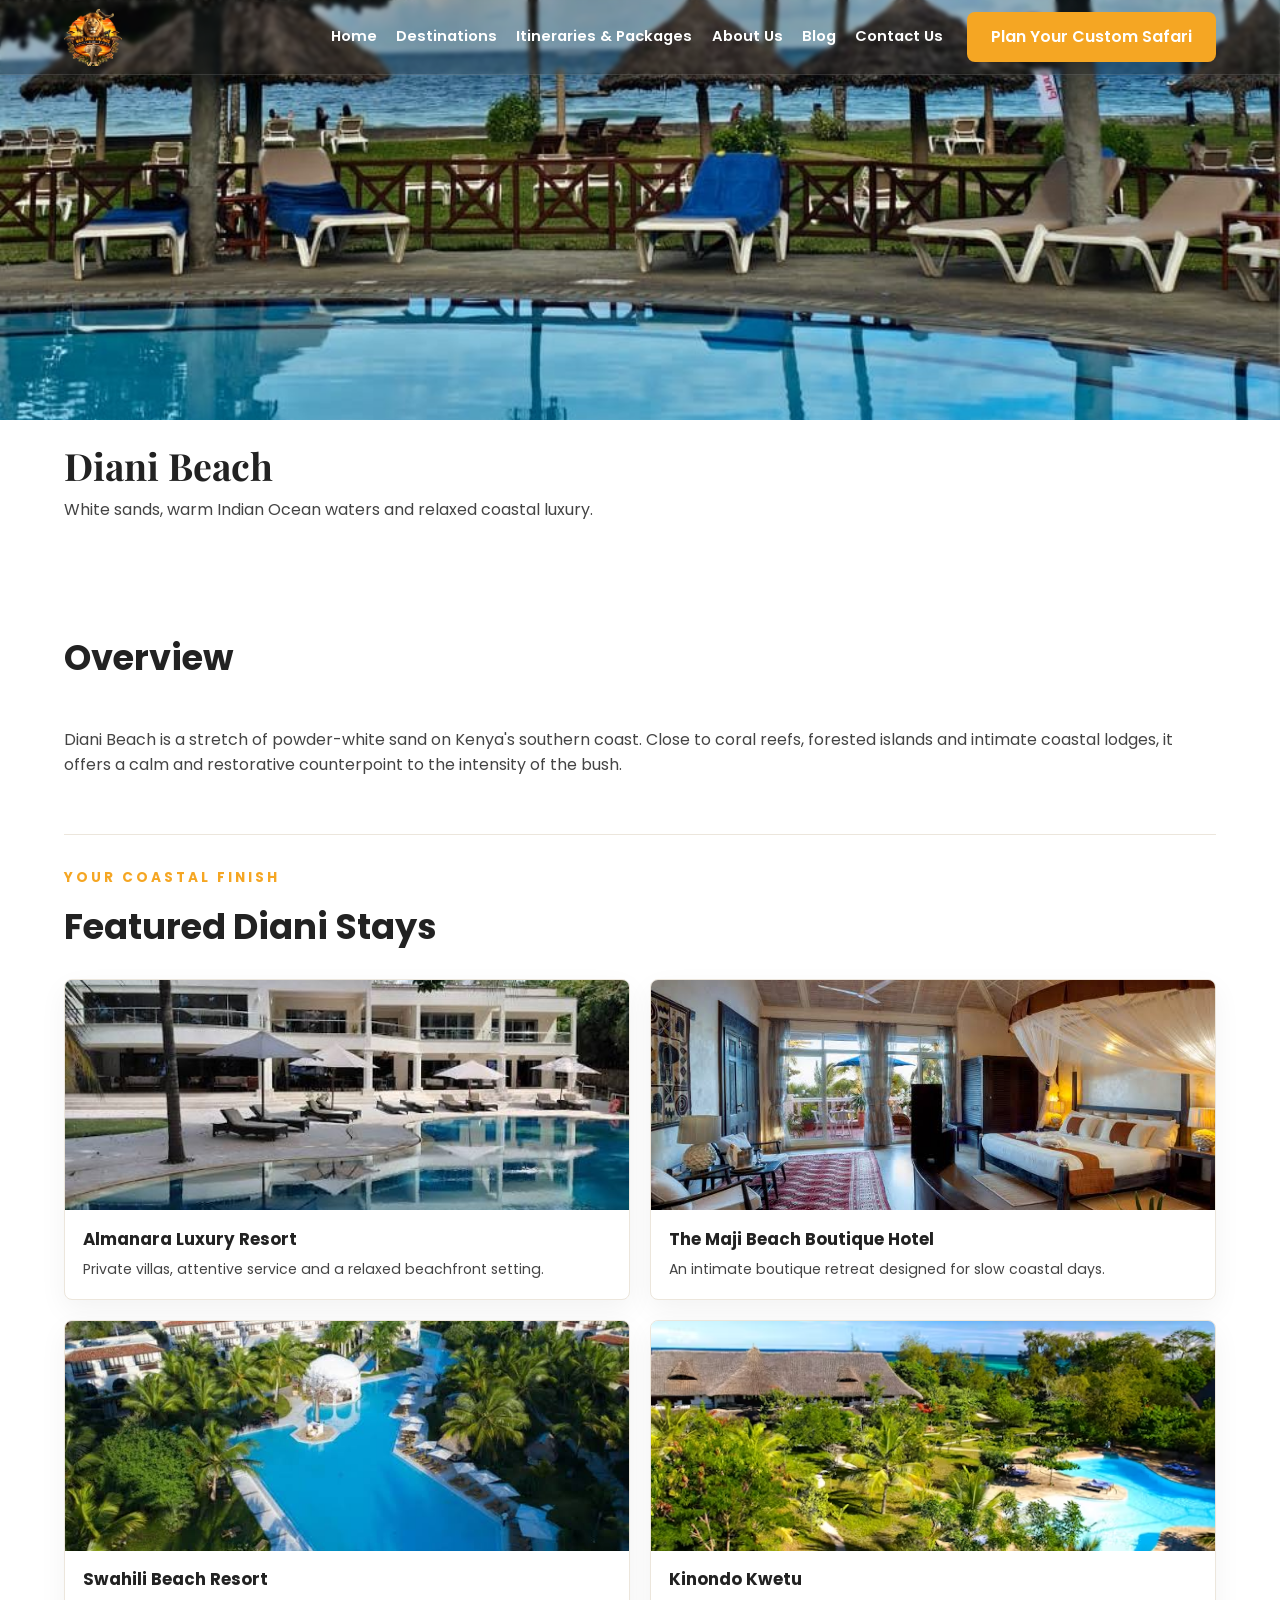
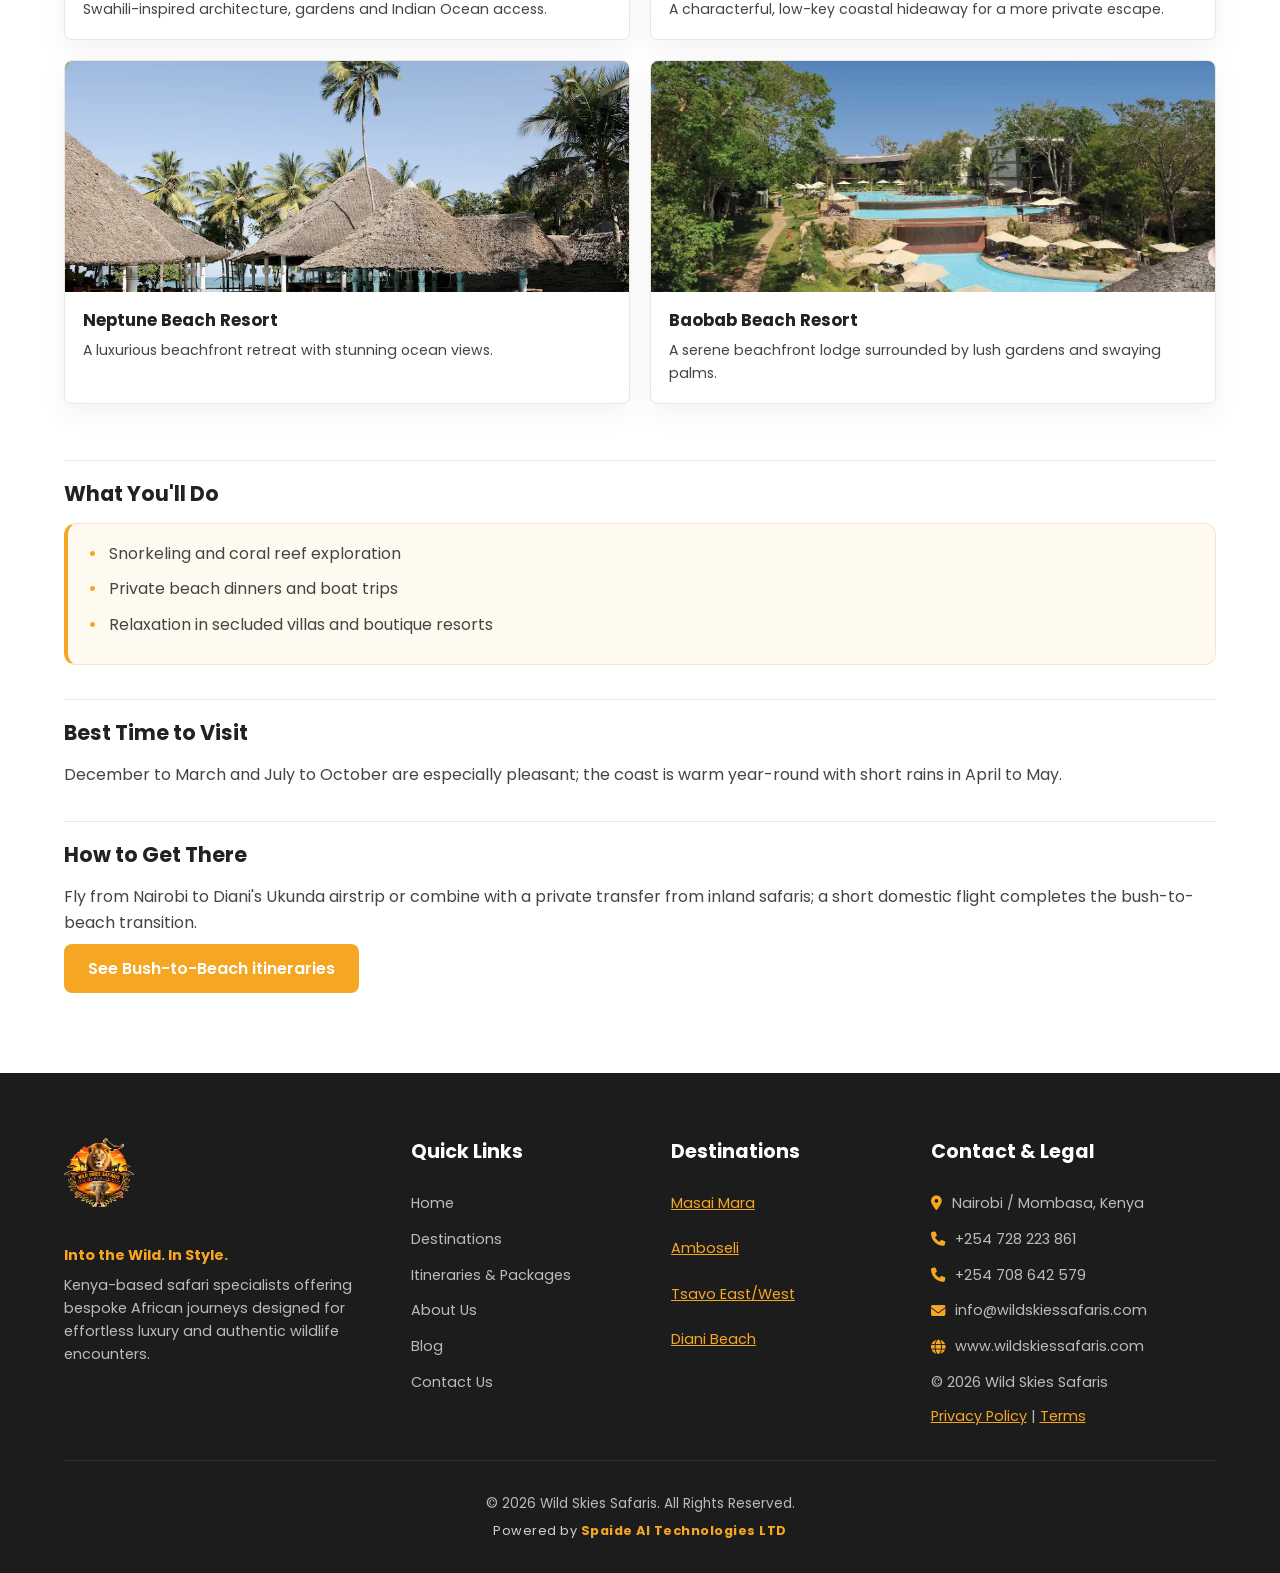
<file: diani.html>
﻿<!DOCTYPE html>
<html lang="en">
<head>
    <meta charset="UTF-8">
    <meta name="viewport" content="width=device-width, initial-scale=1.0">
    <title>Diani Beach Safari Finisher | Kenya Coast | Wild Skies Safaris</title>
    <meta name="description" content="End a Kenya safari on Diani Beach. White sand, coral reefs and boutique coastal resorts, reached by direct light aircraft after your Masai Mara or Amboseli safari.">
    <meta name="keywords" content="Diani Beach, Diani beach holiday Kenya, Kenya coast safari, bush and beach Kenya, Ukunda airstrip, Diani resorts, Kenya honeymoon beach">
    <meta name="author" content="Wild Skies Safaris">
    <meta name="robots" content="index, follow, max-snippet:-1, max-image-preview:large">
    <link rel="canonical" href="https://www.wildskiessafaris.com/diani.html">

    <meta property="og:type" content="article">
    <meta property="og:site_name" content="Wild Skies Safaris">
    <meta property="og:locale" content="en_KE">
    <meta property="og:title" content="Diani Beach Safari Finisher | Kenya Coast | Wild Skies Safaris">
    <meta property="og:description" content="End a Kenya safari on Diani Beach. White sand, coral reefs and boutique coastal resorts, reached by direct light aircraft after your Masai Mara or Amboseli safari.">
    <meta property="og:url" content="https://www.wildskiessafaris.com/diani.html">
    <meta property="og:image" content="https://www.wildskiessafaris.com/Images/Diani.jpeg">
    <meta property="og:image:alt" content="White sand and turquoise water at Diani Beach on Kenya's south coast">

    <meta name="twitter:card" content="summary_large_image">
    <meta name="twitter:title" content="Diani Beach Safari Finisher | Kenya Coast | Wild Skies Safaris">
    <meta name="twitter:description" content="End a Kenya safari on Diani Beach. White sand, coral reefs and boutique coastal resorts, reached by direct light aircraft after your Masai Mara or Amboseli safari.">
    <meta name="twitter:image" content="https://www.wildskiessafaris.com/Images/Diani.jpeg">

    <meta name="theme-color" content="#1c1c1c">
    <link rel="icon" type="image/svg+xml" href="assets/favicon.svg">
    <link rel="icon" type="image/jpeg" sizes="500x500" href="Images/wildskies_logo.jpeg">
    <link rel="apple-touch-icon" href="Images/wildskies_logo.jpeg">
    <link rel="manifest" href="site.webmanifest">
    <link rel="alternate" type="text/plain" href="llms.txt" title="LLMs.txt — site summary for AI systems">

    <link rel="preconnect" href="https://fonts.googleapis.com">
    <link rel="preconnect" href="https://fonts.gstatic.com" crossorigin>
    <link rel="preconnect" href="https://cdnjs.cloudflare.com">
    <link rel="dns-prefetch" href="https://fonts.googleapis.com">
    <link rel="dns-prefetch" href="https://cdnjs.cloudflare.com">

    <link rel="stylesheet" href="style.css">
    <link href="https://fonts.googleapis.com/css2?family=Poppins:wght@400;500;600;700&family=Playfair+Display:wght@700&display=swap" rel="stylesheet">
    <link rel="stylesheet" href="https://cdnjs.cloudflare.com/ajax/libs/font-awesome/6.4.0/css/all.min.css">

    <script type="application/ld+json">
    {
      "@context": "https://schema.org",
      "@graph": [
        {
          "@type": "TravelAgency",
          "@id": "https://www.wildskiessafaris.com/#organization",
          "name": "Wild Skies Safaris",
          "url": "https://www.wildskiessafaris.com/",
          "logo": "https://www.wildskiessafaris.com/Images/wildskies_logo_alt.jpeg",
          "telephone": "+254728223861",
          "email": "info@wildskiessafaris.com",
          "address": {
            "@type": "PostalAddress",
            "addressLocality": "Nairobi",
            "addressCountry": "KE"
          }
        },
        {
          "@type": "TouristDestination",
          "@id": "https://www.wildskiessafaris.com/diani.html#destination",
          "name": "Diani Beach",
          "description": "Diani Beach is a stretch of powder-white sand on Kenya's southern coast. Close to coral reefs, forested islands and intimate coastal lodges, it offers a calm and restorative counterpoint to the intensity of the bush.",
          "url": "https://www.wildskiessafaris.com/diani.html",
          "image": "https://www.wildskiessafaris.com/Images/Diani.jpeg",
          "touristType": ["Beach holiday", "Honeymoon", "Snorkelling"],
          "address": {
            "@type": "PostalAddress",
            "addressLocality": "Diani Beach",
            "addressRegion": "Kwale County",
            "addressCountry": "KE"
          },
          "includesAttraction": [
            { "@type": "TouristAttraction", "name": "Diani Beach shoreline" },
            { "@type": "TouristAttraction", "name": "Kisite-Mpunguti Marine Park" },
            { "@type": "TouristAttraction", "name": "Ukunda Airstrip" }
          ]
        },
        {
          "@type": "BreadcrumbList",
          "@id": "https://www.wildskiessafaris.com/diani.html#breadcrumb",
          "itemListElement": [
            { "@type": "ListItem", "position": 1, "name": "Home", "item": "https://www.wildskiessafaris.com/" },
            { "@type": "ListItem", "position": 2, "name": "Destinations", "item": "https://www.wildskiessafaris.com/destinations.html" },
            { "@type": "ListItem", "position": 3, "name": "Diani Beach", "item": "https://www.wildskiessafaris.com/diani.html" }
          ]
        }
      ]
    }
    </script>
</head>
<body class="inner-page">
    <header class="navbar">
        <div class="container">
            <a href="index.html" class="logo">
                <img src="Images/wildskies_logo.jpeg" alt="Wild Skies Safaris Logo" class="logo-img">
            </a>
            <div class="nav-menu">
                <nav class="nav-links">
                    <a href="index.html">Home</a>
                    <a href="destinations.html">Destinations</a>
                    <a href="itineraries.html">Itineraries &amp; Packages</a>
                    <a href="about.html">About Us</a>
                    <a href="blog.html">Blog</a>
                    <a href="contact.html">Contact Us</a>
                </nav>
                <div class="nav-cta">
                    <a href="contact.html" class="btn btn-primary">Plan Your Custom Safari</a>
                </div>
            </div>
            <button class="nav-toggle" aria-label="Toggle navigation">
                <span class="hamburger"></span>
            </button>
        </div>
    </header>

    <section class="page-hero page-hero-diani page-hero-photo-only" style="background-image: url('Images/diani\ 4.jpeg');" aria-hidden="true"></section>
    <section class="page-hero-copy">
        <div class="container">
            <h1>Diani Beach</h1>
            <p>White sands, warm Indian Ocean waters and relaxed coastal luxury.</p>
        </div>
    </section>

    <main class="section destination-detail-page">
        <div class="container">
            <h2 class="section-title">Overview</h2>
            <p>Diani Beach is a stretch of powder-white sand on Kenya's southern coast. Close to coral reefs, forested islands and intimate coastal lodges, it offers a calm and restorative counterpoint to the intensity of the bush.</p>

            <section class="lodge-directory" aria-labelledby="diani-lodges">
                <p class="subtitle-caps">Your coastal finish</p>
                <h2 id="diani-lodges" class="section-title">Featured Diani Stays</h2>
                <div class="lodge-grid">
                    <article class="lodge-card"><img src="lodges/Almanara Luxury Resort.jpg" alt="Almanara Luxury Resort in Diani"><div><h3>Almanara Luxury Resort</h3><p>Private villas, attentive service and a relaxed beachfront setting.</p></div></article>
                    <article class="lodge-card"><img src="lodges/The Maji Beach Boutique Hotel.jpg" alt="The Maji Beach Boutique Hotel in Diani"><div><h3>The Maji Beach Boutique Hotel</h3><p>An intimate boutique retreat designed for slow coastal days.</p></div></article>
                    <article class="lodge-card"><img src="lodges/Swahili Beach Resort.jpg" alt="Swahili Beach Resort in Diani"><div><h3>Swahili Beach Resort</h3><p>Swahili-inspired architecture, gardens and Indian Ocean access.</p></div></article>
                    <article class="lodge-card"><img src="lodges/Kinondo Kwetu.jpg" alt="Kinondo Kwetu in Diani"><div><h3>Kinondo Kwetu</h3><p>A characterful, low-key coastal hideaway for a more private escape.</p></div></article>
                    <article class="lodge-card"><img src="lodges/neptune.jpeg" alt="Neptune in Diani"><div><h3>Neptune Beach Resort</h3><p>A luxurious beachfront retreat with stunning ocean views.</p></div></article>
                    <article class="lodge-card"><img src="lodges/baobab.jpeg" alt="Baobab in Diani"><div><h3>Baobab Beach Resort</h3><p>A serene beachfront lodge surrounded by lush gardens and swaying palms.</p></div></article>
                </div>
            </section>

            <h3>What You'll Do</h3>
            <ul>
                <li>Snorkeling and coral reef exploration</li>
                <li>Private beach dinners and boat trips</li>
                <li>Relaxation in secluded villas and boutique resorts</li>
            </ul>

            <h3>Best Time to Visit</h3>
            <p>December to March and July to October are especially pleasant; the coast is warm year-round with short rains in April to May.</p>

            <h3>How to Get There</h3>
            <p>Fly from Nairobi to Diani's Ukunda airstrip or combine with a private transfer from inland safaris; a short domestic flight completes the bush-to-beach transition.</p>

            <a href="itineraries.html#bush-to-beach" class="btn btn-primary">See Bush-to-Beach itineraries</a>
        </div>
    </main>

    <footer>
        <div class="container footer-grid">
            <div class="footer-col footer-brand-col">
                <div class="footer-brand">
                    <img src="Images/wildskies_logo.jpeg" alt="Wild Skies Safaris Logo" class="footer-logo">
                </div>
                <p class="footer-tagline">Into the Wild. In Style.</p>
                <p>Kenya-based safari specialists offering bespoke African journeys designed for effortless luxury and authentic wildlife encounters.</p>
            </div>
            <div class="footer-col">
                <h4>Quick Links</h4>
                <ul class="footer-links">
                    <li><a href="index.html">Home</a></li>
                    <li><a href="destinations.html">Destinations</a></li>
                    <li><a href="itineraries.html">Itineraries &amp; Packages</a></li>
                    <li><a href="about.html">About Us</a></li>
                    <li><a href="blog.html">Blog</a></li>
                    <li><a href="contact.html">Contact Us</a></li>
                </ul>
            </div>
            <div class="footer-col">
                <h4>Destinations</h4>
                <ul class="footer-destinations-list">
                    <li><a href="masai-mara.html">Masai Mara</a></li>
                    <li><a href="amboseli.html">Amboseli</a></li>
                    <li><a href="tsavo.html">Tsavo East/West</a></li>
                    <li><a href="diani.html">Diani Beach</a></li>
                </ul>
            </div>
            <div class="footer-col">
                <h4>Contact &amp; Legal</h4>
                <ul class="footer-contact-list">
                    <li><i class="fas fa-map-marker-alt"></i><span>Nairobi / Mombasa, Kenya</span></li>
                    <li><i class="fas fa-phone"></i><a href="tel:+254728223861">+254 728 223 861</a></li>
                    <li><i class="fas fa-phone"></i><a href="tel:+254708642579">+254 708 642 579</a></li>
                    <li><i class="fas fa-envelope"></i><a href="mailto:info@wildskiessafaris.com">info@wildskiessafaris.com</a></li>
                    <li><i class="fas fa-globe"></i><a href="https://www.wildskiessafaris.com">www.wildskiessafaris.com</a></li>
                </ul>
                <ul class="footer-legal-list">
                    <li>© 2026 Wild Skies Safaris</li>
                    <li><a href="contact.html">Privacy Policy</a> | <a href="contact.html">Terms</a></li>
                </ul>
            </div>
        </div>
        <div class="footer-bottom container">
            <p>&copy; 2026 Wild Skies Safaris. All Rights Reserved.</p>
            <p class="powered-by">Powered by <span>Spaide AI Technologies LTD</span></p>
        </div>
    </footer>

    <script>
        document.addEventListener("DOMContentLoaded", () => {
            const navbar = document.querySelector('.navbar');
            const navToggle = document.querySelector('.nav-toggle');
            const navMenu = document.querySelector('.nav-menu');

            if (navbar && !navbar.classList.contains('scrolled')) {
                window.addEventListener('scroll', () => {
                    if (window.scrollY > 20) {
                        navbar.classList.add('scrolled');
                    } else {
                        navbar.classList.remove('scrolled');
                    }
                });
            }

            if (navToggle && navMenu) {
                const closeMenu = () => {
                    navMenu.classList.remove('active');
                    navToggle.classList.remove('active');
                };

                const toggleMenu = () => {
                    if (navMenu.classList.contains('active')) {
                        closeMenu();
                    } else {
                        navMenu.classList.add('active');
                        navToggle.classList.add('active');
                    }
                };

                navToggle.addEventListener('click', (event) => {
                    event.stopPropagation();
                    toggleMenu();
                });

                navMenu.querySelectorAll('a').forEach(link => {
                    link.addEventListener('click', closeMenu);
                });

                document.addEventListener('click', (event) => {
                    if (!navMenu.contains(event.target) && !navToggle.contains(event.target)) {
                        closeMenu();
                    }
                });

                document.addEventListener('keydown', (event) => {
                    if (event.key === 'Escape') {
                        closeMenu();
                    }
                });
            }
        });
    </script>
</body>
</html>
</file>
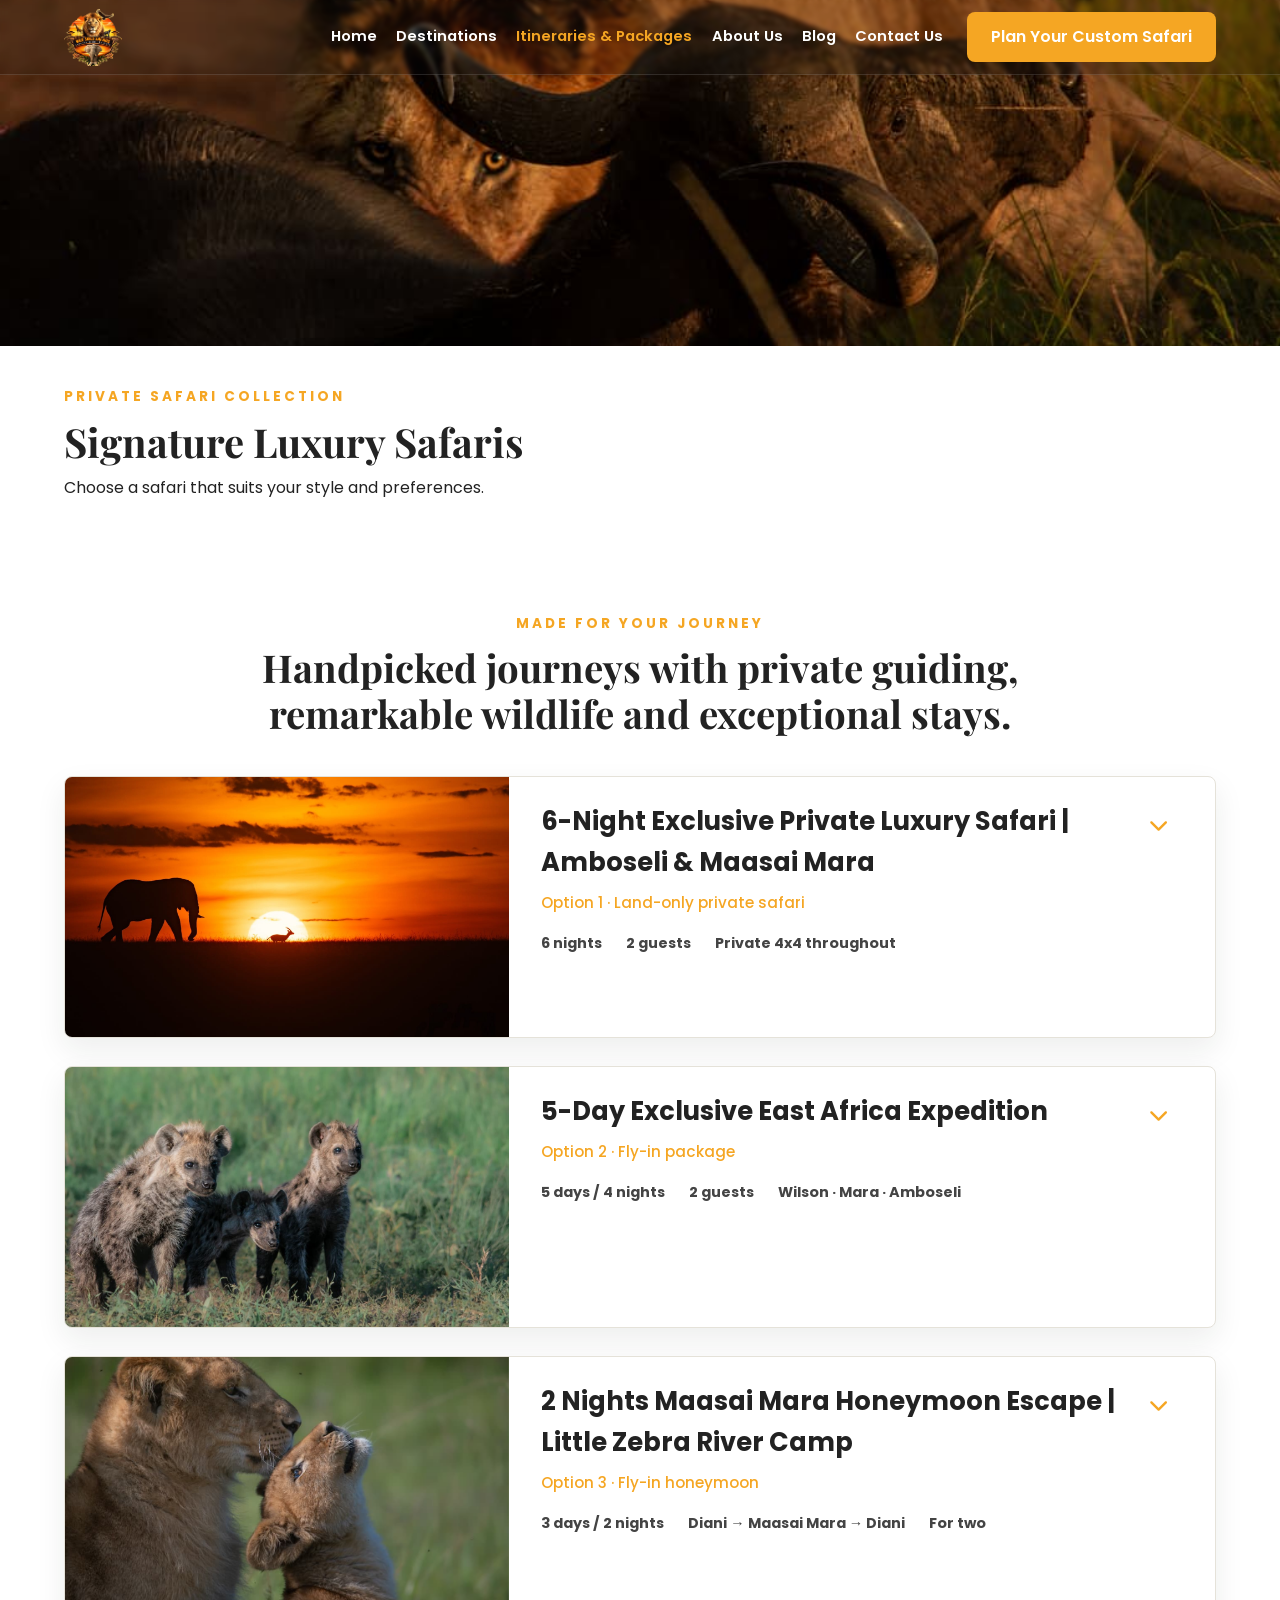
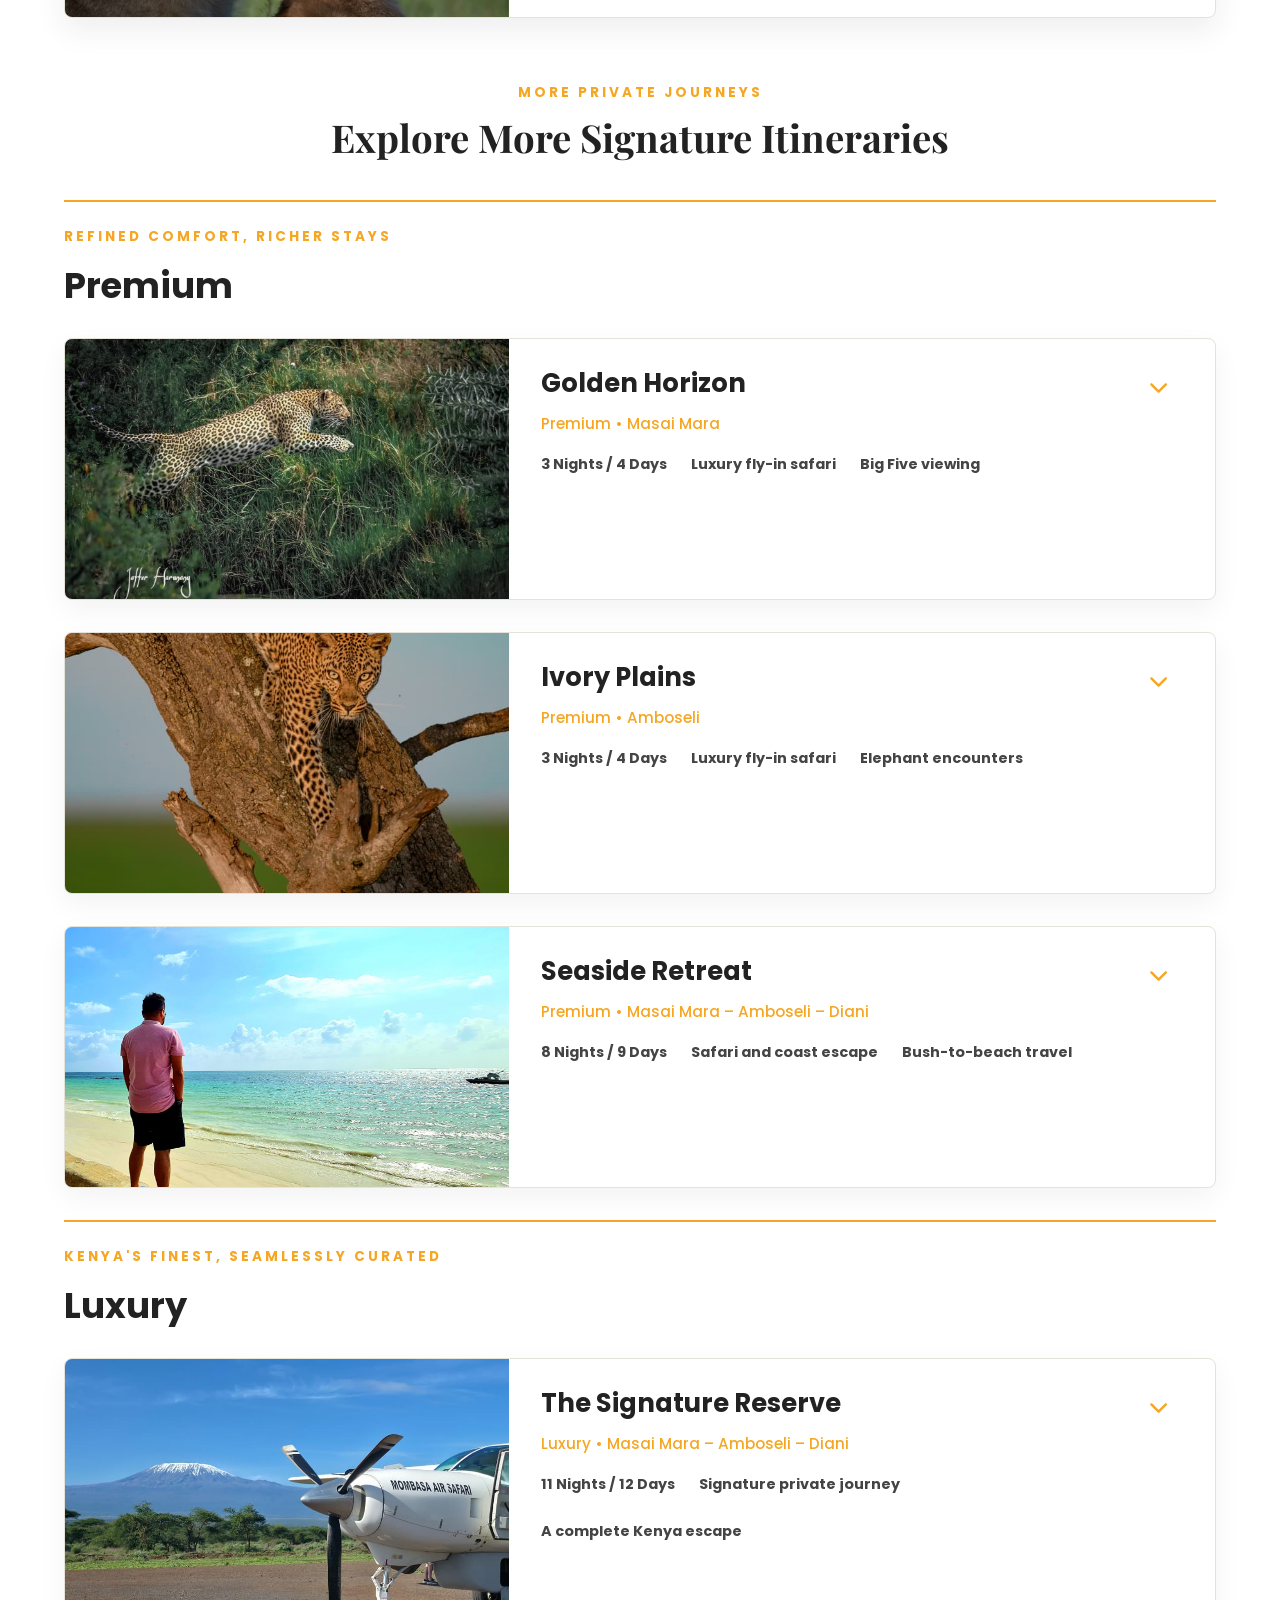
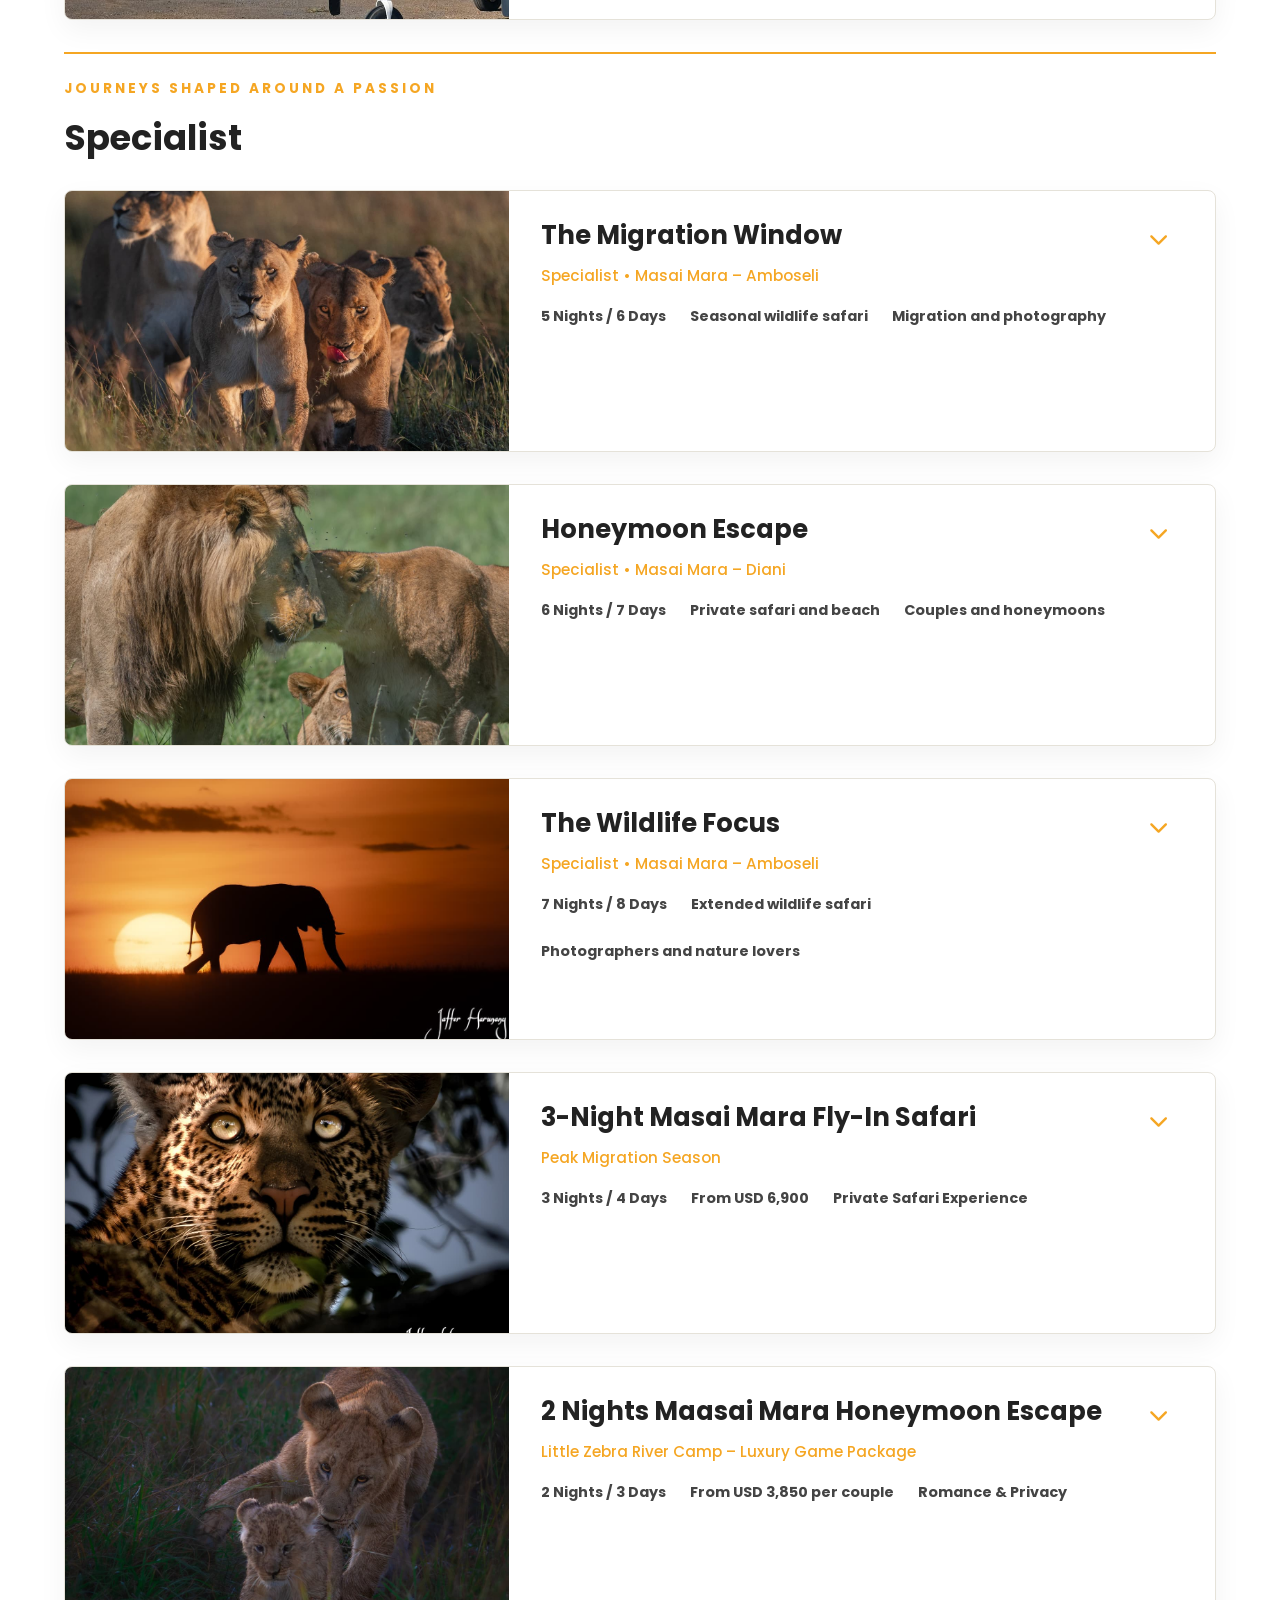
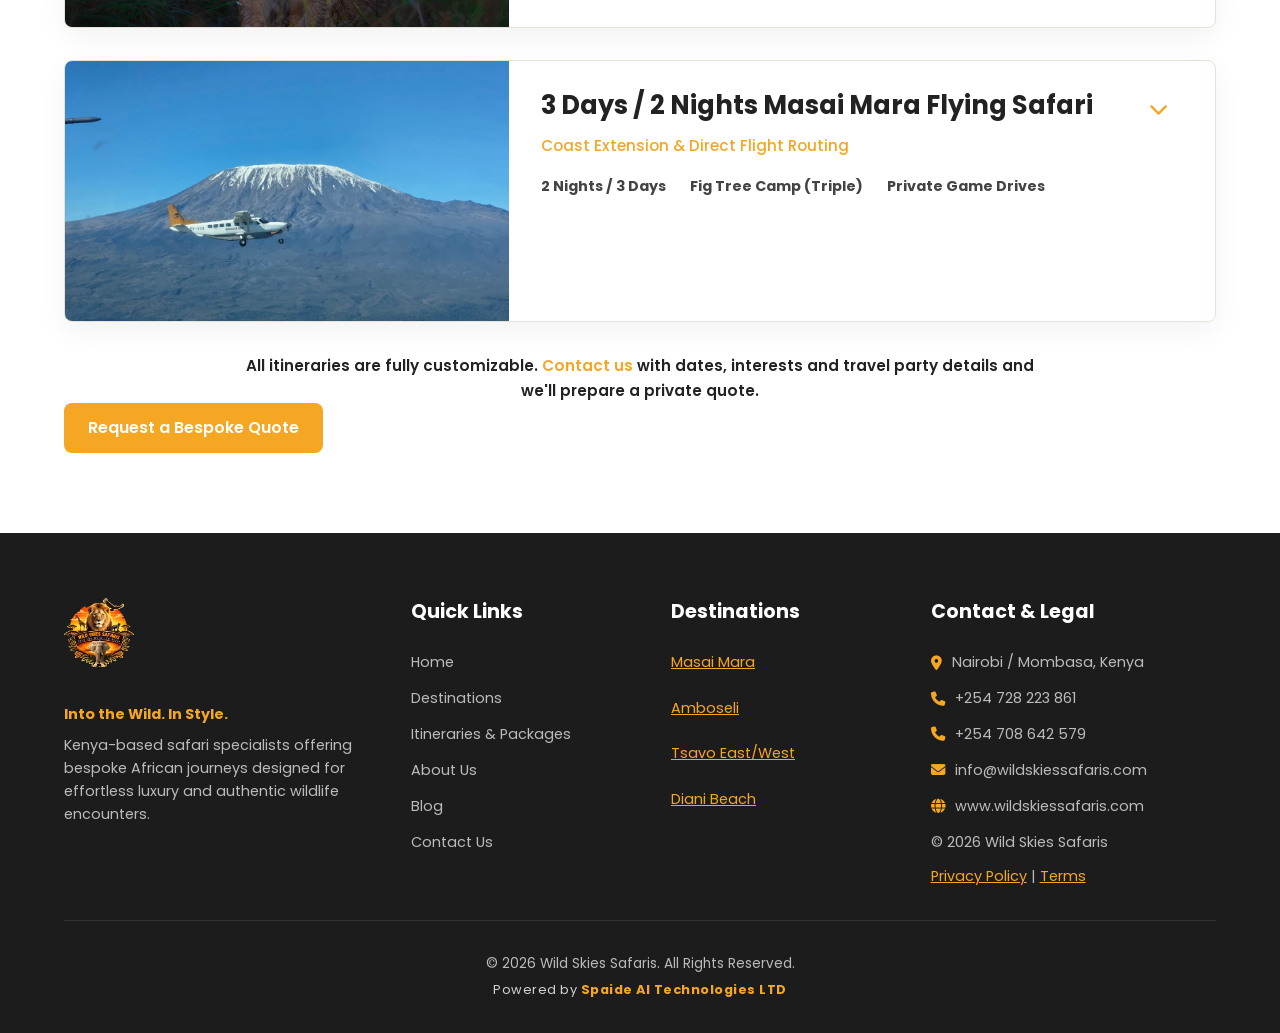
<file: itineraries.html>
﻿<!DOCTYPE html>
<html lang="en">
<head>
    <meta charset="UTF-8">
    <meta name="viewport" content="width=device-width, initial-scale=1.0">
    <title>Itineraries &amp; Packages | Wild Skies Safaris</title>
    <link rel="stylesheet" href="style.css">
    <link href="https://fonts.googleapis.com/css2?family=Poppins:wght@400;500;600;700&family=Playfair+Display:wght@700&display=swap" rel="stylesheet">
    <link rel="stylesheet" href="https://cdnjs.cloudflare.com/ajax/libs/font-awesome/6.4.0/css/all.min.css">
    <link rel="icon" type="image/jpeg" href="Images/wildskies_logo.jpeg">
</head>
<body class="inner-page itineraries-page">
    <header class="navbar">
        <div class="container">
            <a href="index.html" class="logo">
                <img src="Images/wildskies_logo.jpeg" alt="Wild Skies Safaris Logo" class="logo-img">
            </a>
            <div class="nav-menu">
                <nav class="nav-links">
                    <a href="index.html">Home</a>
                    <a href="destinations.html">Destinations</a>
                    <a href="itineraries.html" class="active">Itineraries &amp; Packages</a>
                    <a href="about.html">About Us</a>
                    <a href="blog.html">Blog</a>
                    <a href="contact.html">Contact Us</a>
                </nav>
                <div class="nav-cta">
                    <a href="contact.html" class="btn btn-primary">Plan Your Custom Safari</a>
                </div>
            </div>
            <button class="nav-toggle" aria-label="Toggle navigation">
                <span class="hamburger"></span>
            </button>
        </div>
    </header>

    <section class="itinerary-photo-banner" aria-label="Wildlife in the Maasai Mara">
        <img src="Images/flight_airstrip_scene.jpeg" alt="Lion watching a buffalo in the grass">
    </section>
    <section class="itinerary-page-heading">
        <div class="container">
            <p class="subtitle-caps">Private safari collection</p>
            <h1>Signature Luxury Safaris</h1>
            <p>Choose a safari that suits your style and preferences.</p>
        </div>
    </section>

    <main class="section">
        <div class="container">
            <div class="section-heading package-page-intro">
                <p class="subtitle-caps">Made for your journey</p>
                <h2 class="section-title">Handpicked journeys with private guiding, remarkable wildlife and exceptional stays.</h2>
            </div>

            <div class="itinerary-options">
                <article class="itinerary-option itinerary-collapsible" id="amboseli-mara-private">
                    <figure class="itinerary-option-visual">
                        <img src="Images/elephant deer.jpeg" alt="Elephant and deer in Amboseli National Park at sunset">
                    </figure>
                    <div class="itinerary-toggle">
                        <div class="itinerary-preview">
                            <h3>6-Night Exclusive Private Luxury Safari | Amboseli &amp; Maasai Mara</h3>
                            <p class="itinerary-subtitle">Option 1 · Land-only private safari</p>
                            <div class="itinerary-quick-meta">
                                <span><strong>6 nights</strong></span>
                                <span><strong>2 guests</strong></span>
                                <span><strong>Private 4x4 throughout</strong></span>
                            </div>
                        </div>
                        <button class="expand-btn" aria-expanded="false" aria-label="Expand itinerary details">
                            <i class="fas fa-chevron-down"></i>
                        </button>
                    </div>
                    <div class="itinerary-content" style="display: none;">
                        <div class="itinerary-option-body">
                        <div class="itinerary-option-columns">
                            <section>
                                <h4>Stay</h4>
                                <ul>
                                    <li>3 nights at Elewana Tortilis Camp, Amboseli National Park</li>
                                    <li>3 nights at Mara Intrepids, Maasai Mara</li>
                                </ul>
                            </section>
                            <section>
                                <h4>Safari highlights</h4>
                                <ul>
                                    <li>Full-board accommodation, guided walking safaris and private game viewing</li>
                                    <li>Mt. Kilimanjaro scenery and complimentary airstrip transfers</li>
                                    <li>Park and conservancy fees, private vehicle, dedicated professional guide and 24/7 ground support</li>
                                </ul>
                            </section>
                        </div>
                        <p class="transport-note"><strong>Land-based safari package:</strong> Commercial and domestic flights are excluded. Travel is by exclusive-use private 4x4 safari vehicle throughout.</p>
                        <div class="itinerary-option-bottom">
                            <p class="itinerary-price"><strong>USD 15,200</strong><span>per couple · 2 guests</span></p>
                            <a href="https://wa.me/254728223861?text=Hello%20Wild%20Skies%20Safaris%2C%20I%20am%20interested%20in%20the%206-Night%20Exclusive%20Private%20Luxury%20Safari%20in%20Amboseli%20and%20the%20Maasai%20Mara.%20I%20understand%20this%20is%20a%20land-only%20package%20at%20USD%2015%2C200%20per%20couple.%20Please%20share%20availability%20and%20booking%20details." target="_blank" rel="noopener" class="btn btn-whatsapp"><i class="fab fa-whatsapp"></i> Request a Quote</a>
                        </div>
                        </div>
                    </div>
                </article>

                <article class="itinerary-option itinerary-collapsible" id="east-africa-expedition">
                    <figure class="itinerary-option-visual">
                        <img src="Images/hyenas.jpeg" alt="Hyenas in Amboseli National Park">
                    </figure>
                    <div class="itinerary-toggle">
                        <div class="itinerary-preview">
                            <h3>5-Day Exclusive East Africa Expedition</h3>
                            <p class="itinerary-subtitle">Option 2 · Fly-in package</p>
                            <div class="itinerary-quick-meta">
                                <span><strong>5 days / 4 nights</strong></span>
                                <span><strong>2 guests</strong></span>
                                <span><strong>Wilson · Mara · Amboseli</strong></span>
                            </div>
                        </div>
                        <button class="expand-btn" aria-expanded="false" aria-label="Expand itinerary details">
                            <i class="fas fa-chevron-down"></i>
                        </button>
                    </div>
                    <div class="itinerary-content" style="display: none;">
                        <div class="itinerary-option-body">
                        <div class="itinerary-days-list">
                            <section class="itinerary-day"><h4>Day 1</h4><p>Flight from Wilson Airport to the Masai Mara. Check in at Ritz-Carlton Masai Mara, followed by an afternoon game drive.</p></section>
                            <section class="itinerary-day"><h4>Day 2</h4><p>Full-day Masai Mara game viewing in a private Land Cruiser.</p></section>
                            <section class="itinerary-day"><h4>Day 3</h4><p>Flight from the Masai Mara to Amboseli. Check in at Ol Tukai Lodge and enjoy an afternoon game drive.</p></section>
                            <section class="itinerary-day"><h4>Day 4</h4><p>Full-day game viewing in Amboseli.</p></section>
                            <section class="itinerary-day"><h4>Day 5</h4><p>Leisure morning and onward travel transfer.</p></section>
                        </div>
                        <div class="itinerary-option-columns">
                            <section>
                                <h4>Package includes</h4>
                                <ul>
                                    <li>Flights: Wilson → Masai Mara → Amboseli</li>
                                    <li>Private Land Cruiser, 2 nights at Ritz-Carlton Masai Mara and 2 nights at Ol Tukai Lodge</li>
                                    <li>All park and community fees</li>
                                </ul>
                            </section>
                            <section class="optional-add-on">
                                <h4>Optional add-on</h4>
                                <p>Masai Mara hot air balloon safari: <strong>USD 450 per person</strong>.</p>
                            </section>
                        </div>
                        <div class="itinerary-option-bottom">
                            <p class="itinerary-price"><strong>USD 12,500</strong><span>total package · 2 guests</span></p>
                            <a href="https://wa.me/254728223861?text=Hello%20Wild%20Skies%20Safaris%2C%20I%20am%20interested%20in%20the%205-Day%20Exclusive%20East%20Africa%20Expedition%20for%20Masai%20Mara%20and%20Amboseli%20at%20USD%2012%2C500%20for%20two%20guests.%20Please%20share%20availability%20and%20booking%20details." target="_blank" rel="noopener" class="btn btn-whatsapp"><i class="fab fa-whatsapp"></i> Request a Quote</a>
                        </div>
                        </div>
                    </div>
                </article>

                <article class="itinerary-option itinerary-collapsible" id="little-zebra-honeymoon">
                    <figure class="itinerary-option-visual">
                        <img src="Images/mara_lioness_portrait.jpeg" alt="Lioness in the Maasai Mara">
                    </figure>
                    <div class="itinerary-toggle">
                        <div class="itinerary-preview">
                            <h3>2 Nights Maasai Mara Honeymoon Escape | Little Zebra River Camp</h3>
                            <p class="itinerary-subtitle">Option 3 · Fly-in honeymoon</p>
                            <div class="itinerary-quick-meta">
                                <span><strong>3 days / 2 nights</strong></span>
                                <span><strong>Diani → Maasai Mara → Diani</strong></span>
                                <span><strong>For two</strong></span>
                            </div>
                        </div>
                        <button class="expand-btn" aria-expanded="false" aria-label="Expand itinerary details">
                            <i class="fas fa-chevron-down"></i>
                        </button>
                    </div>
                    <div class="itinerary-content" style="display: none;">
                        <div class="itinerary-option-body">
                        <section class="honeymoon-inclusions">
                            <h4>Included in your escape</h4>
                            <ul>
                                <li>Return domestic flights between Diani and the Maasai Mara</li>
                                <li>Private 4x4 safari vehicle, full board and selected drinks</li>
                                <li>One 45-minute Swedish massage per guest and a romantic bush sundowner</li>
                                <li>Guided walking safari, Maasai cultural visit and all park fees</li>
                            </ul>
                        </section>
                        <div class="itinerary-option-bottom">
                            <p class="itinerary-price"><strong>USD 3,850</strong><span>per couple · 2 guests</span></p>
                            <a href="https://wa.me/254728223861?text=Hello%20Wild%20Skies%20Safaris%2C%20I%20am%20interested%20in%20the%202-Night%20Maasai%20Mara%20Honeymoon%20Escape%20at%20Little%20Zebra%20River%20Camp%2C%20flying%20from%20Diani%2C%20for%20USD%203%2C850%20per%20couple.%20Please%20share%20availability%20and%20booking%20details." target="_blank" rel="noopener" class="btn btn-whatsapp"><i class="fab fa-whatsapp"></i> Request a Quote</a>
                        </div>
                        </div>
                    </div>
                </article>
            </div>

            <div class="legacy-itinerary-list">
                <div class="section-heading package-page-intro more-itineraries-heading">
                    <p class="subtitle-caps">More private journeys</p>
                    <h2 class="section-title">Explore More Signature Itineraries</h2>
                </div>

            <!-- ═══════════════════════════════════════════════════════════ -->
            <!-- PREMIUM                                                     -->
            <!-- ═══════════════════════════════════════════════════════════ -->
            <section class="package-category">
                <p class="subtitle-caps">Refined comfort, richer stays</p>
                <h2 class="section-title">Premium</h2>

                <!-- Premium 1. Golden Horizon -->
                <div class="itinerary-detailed itinerary-collapsible legacy-itinerary" id="golden-horizon">
                    <figure class="legacy-itinerary-image"><img src="Images/leopard leap.jpeg" alt="Safari lodge in the Maasai Mara"></figure>
                    <div class="itinerary-toggle">
                        <div class="itinerary-preview">
                            <h3>Golden Horizon</h3>
                            <p class="itinerary-subtitle">Premium • Masai Mara</p>
                            <div class="itinerary-quick-meta">
                                <span><strong>3 Nights / 4 Days</strong></span>
                                <span><strong>Luxury fly-in safari</strong></span>
                                <span><strong>Big Five viewing</strong></span>
                            </div>
                        </div>
                        <button class="expand-btn" aria-expanded="false" aria-label="Expand itinerary details">
                            <i class="fas fa-chevron-down"></i>
                        </button>
                    </div>

                    <div class="itinerary-content" style="display: none;">
                        <div class="itinerary-header">
                            <div class="itinerary-meta">
                                <div class="meta-item">
                                    <span class="meta-label">DURATION</span>
                                    <span class="meta-value">3 Nights / 4 Days</span>
                                </div>
                                <div class="meta-item">
                                    <span class="meta-label">TRAVEL STYLE</span>
                                    <span class="meta-value">Luxury fly-in safari</span>
                                </div>
                                <div class="meta-item">
                                    <span class="meta-label">ACCOMMODATION</span>
                                    <span class="meta-value">Selected Mara lodge</span>
                                </div>
                                <div class="meta-item">
                                    <span class="meta-label">BEST FOR</span>
                                    <span class="meta-value">Big Five viewing</span>
                                </div>
                                <div class="meta-item">
                                    <span class="meta-label">ROUTING</span>
                                    <span class="meta-value">Masai Mara</span>
                                </div>
                            </div>
                        </div>

                        <div class="itinerary-days">
                            <h4>DETAILED DAY-BY-DAY ITINERARY</h4>
                            <div class="day-entry">
                                <h5>Day 1: Arrival & First Afternoon Game Drive</h5>
                                <ul>
                                    <li>Arrive in Nairobi, connect by light aircraft to the Mara and settle into your lodge before an afternoon game drive.</li>
                                </ul>
                                <p><strong>Accommodation:</strong> Selected Mara lodge | <strong>Meal Plan:</strong> Full Board (Lunch, Dinner)</p>
                            </div>
                            <div class="day-entry">
                                <h5>Day 2: Full Morning & Sunset Safari</h5>
                                <ul>
                                    <li>Begin early with a full morning safari across the Mara plains, then relax at camp before a sunset drive to watch the predators on the hunt.</li>
                                </ul>
                                <p><strong>Accommodation:</strong> Selected Mara lodge | <strong>Meal Plan:</strong> Full Board</p>
                            </div>
                            <div class="day-entry">
                                <h5>Day 3: Full-Day Wildlife Circuit</h5>
                                <ul>
                                    <li>Enjoy a full-day wildlife circuit with a bush picnic or lodge lunch, maximizing Big Five and migration sightings while the light is best.</li>
                                </ul>
                                <p><strong>Accommodation:</strong> Selected Mara lodge | <strong>Meal Plan:</strong> Full Board</p>
                            </div>
                            <div class="day-entry">
                                <h5>Day 4: Final Sunrise Drive & Departure</h5>
                                <ul>
                                    <li>Take one final sunrise drive, return to the airstrip and depart for Nairobi.</li>
                                </ul>
                                <p><strong>Accommodation:</strong> Check-out | <strong>Meal Plan:</strong> Breakfast</p>
                            </div>
                        </div>

                        <div class="package-coverage">
                            <h4>PACKAGE COVERAGE &amp; INVESTMENT</h4>
                            <div class="coverage-grid">
                                <div class="coverage-col includes">
                                    <h5>✔ PACKAGE INCLUDES</h5>
                                    <ul>
                                        <li>Domestic flights as specified in the routing</li>
                                        <li>Airstrip and lodge transfers</li>
                                        <li>Accommodation and meals as specified</li>
                                        <li>Guided game drives with an expert guide</li>
                                        <li>Applicable park entry fees</li>
                                    </ul>
                                </div>
                                <div class="coverage-col excludes">
                                    <h5>✖ PACKAGE EXCLUDES</h5>
                                    <ul>
                                        <li>International flights</li>
                                        <li>Travel insurance</li>
                                        <li>Personal expenses and drinks</li>
                                        <li>Optional activities and gratuities</li>
                                    </ul>
                                </div>
                            </div>
                        </div>

                        <div class="booking-notes">
                            <h5>IMPORTANT BOOKING NOTES</h5>
                            <ul>
                                <li>Rates are subject to availability and seasonal changes.</li>
                                <li>Baggage allowance on domestic flights is strictly 15 kg per passenger in soft-sided bags.</li>
                                <li>Itinerary timing and flight schedules are subject to weather and operational conditions.</li>
                            </ul>
                        </div>

                        <div class="package-cta">
                            <a href="https://wa.me/254728223861?text=Hello%20Wild%20Skies%20Safaris%2C%20I%20am%20interested%20in%20the%20Golden%20Horizon%20package%20%283%20Nights%20%2F%204%20Days%2C%20Masai%20Mara%29.%20Please%20share%20availability%2C%20pricing%20and%20the%20next%20steps." target="_blank" rel="noopener" class="btn btn-whatsapp"><i class="fab fa-whatsapp"></i> Request a Quote</a>
                        </div>
                    </div>
                </div>

                <!-- Premium 2. Ivory Plains -->
                <div class="itinerary-detailed itinerary-collapsible legacy-itinerary" id="ivory-plains">
                    <figure class="legacy-itinerary-image"><img src="Images/coastal_boutique_escape.jpeg" alt="Ol Tukai Lodge in Amboseli"></figure>
                    <div class="itinerary-toggle">
                        <div class="itinerary-preview">
                            <h3>Ivory Plains</h3>
                            <p class="itinerary-subtitle">Premium • Amboseli</p>
                            <div class="itinerary-quick-meta">
                                <span><strong>3 Nights / 4 Days</strong></span>
                                <span><strong>Luxury fly-in safari</strong></span>
                                <span><strong>Elephant encounters</strong></span>
                            </div>
                        </div>
                        <button class="expand-btn" aria-expanded="false" aria-label="Expand itinerary details">
                            <i class="fas fa-chevron-down"></i>
                        </button>
                    </div>

                    <div class="itinerary-content" style="display: none;">
                        <div class="itinerary-header">
                            <div class="itinerary-meta">
                                <div class="meta-item">
                                    <span class="meta-label">DURATION</span>
                                    <span class="meta-value">3 Nights / 4 Days</span>
                                </div>
                                <div class="meta-item">
                                    <span class="meta-label">TRAVEL STYLE</span>
                                    <span class="meta-value">Luxury fly-in safari</span>
                                </div>
                                <div class="meta-item">
                                    <span class="meta-label">ACCOMMODATION</span>
                                    <span class="meta-value">Selected Amboseli lodge</span>
                                </div>
                                <div class="meta-item">
                                    <span class="meta-label">BEST FOR</span>
                                    <span class="meta-value">Elephant encounters</span>
                                </div>
                                <div class="meta-item">
                                    <span class="meta-label">ROUTING</span>
                                    <span class="meta-value">Amboseli</span>
                                </div>
                            </div>
                        </div>

                        <div class="itinerary-days">
                            <h4>DETAILED DAY-BY-DAY ITINERARY</h4>
                            <div class="day-entry">
                                <h5>Day 1: Arrival & Afternoon Drive</h5>
                                <ul>
                                    <li>Arrive in Amboseli, check in and enjoy a gentle afternoon drive beneath the cloud-shadowed mountain.</li>
                                </ul>
                                <p><strong>Accommodation:</strong> Selected Amboseli lodge | <strong>Meal Plan:</strong> Full Board (Lunch, Dinner)</p>
                            </div>
                            <div class="day-entry">
                                <h5>Day 2: Dawn-to-Dusk Safari</h5>
                                <ul>
                                    <li>Spend a dawn-to-dusk safari exploring open plains, wetlands and elephant corridors with a guide focused on photography and wildlife behavior.</li>
                                </ul>
                                <p><strong>Accommodation:</strong> Selected Amboseli lodge | <strong>Meal Plan:</strong> Full Board</p>
                            </div>
                            <div class="day-entry">
                                <h5>Day 3: Golden Hour & Picnic</h5>
                                <ul>
                                    <li>Visit the park again at golden hour for wide-open plains and a relaxed picnic lunch before basking in camp in the late afternoon.</li>
                                </ul>
                                <p><strong>Accommodation:</strong> Selected Amboseli lodge | <strong>Meal Plan:</strong> Full Board</p>
                            </div>
                            <div class="day-entry">
                                <h5>Day 4: Final Game Drive & Departure</h5>
                                <ul>
                                    <li>Enjoy one final early game drive before the transfer to the airstrip for your onward journey.</li>
                                </ul>
                                <p><strong>Accommodation:</strong> Check-out | <strong>Meal Plan:</strong> Breakfast</p>
                            </div>
                        </div>

                        <div class="package-coverage">
                            <h4>PACKAGE COVERAGE &amp; INVESTMENT</h4>
                            <div class="coverage-grid">
                                <div class="coverage-col includes">
                                    <h5>✔ PACKAGE INCLUDES</h5>
                                    <ul>
                                        <li>Domestic flights as specified in the routing</li>
                                        <li>Airstrip and lodge transfers</li>
                                        <li>Accommodation and meals as specified</li>
                                        <li>Guided game drives with an expert guide</li>
                                        <li>Applicable park entry fees</li>
                                    </ul>
                                </div>
                                <div class="coverage-col excludes">
                                    <h5>✖ PACKAGE EXCLUDES</h5>
                                    <ul>
                                        <li>International flights</li>
                                        <li>Travel insurance</li>
                                        <li>Personal expenses and drinks</li>
                                        <li>Optional activities and gratuities</li>
                                    </ul>
                                </div>
                            </div>
                        </div>

                        <div class="booking-notes">
                            <h5>IMPORTANT BOOKING NOTES</h5>
                            <ul>
                                <li>Rates are subject to availability and seasonal changes.</li>
                                <li>Baggage allowance on domestic flights is strictly 15 kg per passenger in soft-sided bags.</li>
                                <li>Itinerary timing and flight schedules are subject to weather and operational conditions.</li>
                            </ul>
                        </div>

                        <div class="package-cta">
                            <a href="https://wa.me/254728223861?text=Hello%20Wild%20Skies%20Safaris%2C%20I%20am%20interested%20in%20the%20Ivory%20Plains%20package%20%283%20Nights%20%2F%204%20Days%2C%20Amboseli%29.%20Please%20share%20availability%2C%20pricing%20and%20the%20next%20steps." target="_blank" rel="noopener" class="btn btn-whatsapp"><i class="fab fa-whatsapp"></i> Request a Quote</a>
                        </div>
                    </div>
                </div>

                <!-- Premium 3. Seaside Retreat -->
                <div class="itinerary-detailed itinerary-collapsible legacy-itinerary" id="seaside-retreat">
                    <figure class="legacy-itinerary-image"><img src="Images/Jaffer on the beach.jpeg" alt="Coastal retreat on the Kenyan coast"></figure>
                    <div class="itinerary-toggle">
                        <div class="itinerary-preview">
                            <h3>Seaside Retreat</h3>
                            <p class="itinerary-subtitle">Premium • Masai Mara – Amboseli – Diani</p>
                            <div class="itinerary-quick-meta">
                                <span><strong>8 Nights / 9 Days</strong></span>
                                <span><strong>Safari and coast escape</strong></span>
                                <span><strong>Bush-to-beach travel</strong></span>
                            </div>
                        </div>
                        <button class="expand-btn" aria-expanded="false" aria-label="Expand itinerary details">
                            <i class="fas fa-chevron-down"></i>
                        </button>
                    </div>

                    <div class="itinerary-content" style="display: none;">
                        <div class="itinerary-header">
                            <div class="itinerary-meta">
                                <div class="meta-item">
                                    <span class="meta-label">DURATION</span>
                                    <span class="meta-value">8 Nights / 9 Days</span>
                                </div>
                                <div class="meta-item">
                                    <span class="meta-label">TRAVEL STYLE</span>
                                    <span class="meta-value">Safari and coast escape</span>
                                </div>
                                <div class="meta-item">
                                    <span class="meta-label">ACCOMMODATION</span>
                                    <span class="meta-value">Selected lodges and resort</span>
                                </div>
                                <div class="meta-item">
                                    <span class="meta-label">BEST FOR</span>
                                    <span class="meta-value">Bush-to-beach travel</span>
                                </div>
                                <div class="meta-item">
                                    <span class="meta-label">ROUTING</span>
                                    <span class="meta-value">Masai Mara – Amboseli – Diani</span>
                                </div>
                            </div>
                        </div>

                        <div class="itinerary-days">
                            <h4>DETAILED DAY-BY-DAY ITINERARY</h4>
                            <div class="day-entry">
                                <h5>Day 1: Arrival in the Mara</h5>
                                <ul>
                                    <li>Arrive in the Mara and enjoy a welcoming afternoon drive before settling into camp.</li>
                                </ul>
                                <p><strong>Accommodation:</strong> Selected Mara lodge | <strong>Meal Plan:</strong> Full Board</p>
                            </div>
                            <div class="day-entry">
                                <h5>Day 2: Mara Game Drives</h5>
                                <ul>
                                    <li>Explore the Mara with early and late game drives and time at the lodge in between.</li>
                                </ul>
                                <p><strong>Accommodation:</strong> Selected Mara lodge | <strong>Meal Plan:</strong> Full Board</p>
                            </div>
                            <div class="day-entry">
                                <h5>Day 3: Full Safari Day & Fly to Amboseli</h5>
                                <ul>
                                    <li>Continue your wildlife focus with a full safari day, then fly to Amboseli for a new landscape and sunset arrival.</li>
                                </ul>
                                <p><strong>Accommodation:</strong> Selected Amboseli lodge | <strong>Meal Plan:</strong> Full Board</p>
                            </div>
                            <div class="day-entry">
                                <h5>Day 4: Amboseli Discovery</h5>
                                <ul>
                                    <li>Discover Amboseli on sunrise and late-afternoon routes, with picnic lunch and open-country viewing.</li>
                                </ul>
                                <p><strong>Accommodation:</strong> Selected Amboseli lodge | <strong>Meal Plan:</strong> Full Board</p>
                            </div>
                            <div class="day-entry">
                                <h5>Day 5: Fly to Diani & Beach Afternoon</h5>
                                <ul>
                                    <li>Fly onward to Diani and ease into the coast with a relaxed beach afternoon.</li>
                                </ul>
                                <p><strong>Accommodation:</strong> Selected beach resort | <strong>Meal Plan:</strong> Half Board</p>
                            </div>
                            <div class="day-entry">
                                <h5>Day 6: Full Beach Day</h5>
                                <ul>
                                    <li>Enjoy a full beach day with snorkeling, spa time or a private coastal lunch.</li>
                                </ul>
                                <p><strong>Accommodation:</strong> Selected beach resort | <strong>Meal Plan:</strong> Half Board</p>
                            </div>
                            <div class="day-entry">
                                <h5>Day 7: Ocean Activities & Sunset Dinner</h5>
                                <ul>
                                    <li>Take a slow morning by the ocean before optional water activities and sunset dinner.</li>
                                </ul>
                                <p><strong>Accommodation:</strong> Selected beach resort | <strong>Meal Plan:</strong> Half Board</p>
                            </div>
                            <div class="day-entry">
                                <h5>Day 8: Final Ocean Day</h5>
                                <ul>
                                    <li>Finish the trip with a final ocean day and flexible downtime before departure.</li>
                                </ul>
                                <p><strong>Accommodation:</strong> Selected beach resort | <strong>Meal Plan:</strong> Half Board</p>
                            </div>
                            <div class="day-entry">
                                <h5>Day 9: Departure</h5>
                                <ul>
                                    <li>Transfer to the airstrip for your onward flight home.</li>
                                </ul>
                                <p><strong>Accommodation:</strong> Check-out | <strong>Meal Plan:</strong> Breakfast</p>
                            </div>
                        </div>

                        <div class="package-coverage">
                            <h4>PACKAGE COVERAGE &amp; INVESTMENT</h4>
                            <div class="coverage-grid">
                                <div class="coverage-col includes">
                                    <h5>✔ PACKAGE INCLUDES</h5>
                                    <ul>
                                        <li>Domestic flights as specified in the routing</li>
                                        <li>Airstrip and lodge transfers</li>
                                        <li>Accommodation and meals as specified</li>
                                        <li>Guided game drives with an expert guide</li>
                                        <li>Applicable park entry fees</li>
                                    </ul>
                                </div>
                                <div class="coverage-col excludes">
                                    <h5>✖ PACKAGE EXCLUDES</h5>
                                    <ul>
                                        <li>International flights</li>
                                        <li>Travel insurance</li>
                                        <li>Personal expenses and drinks</li>
                                        <li>Optional activities and gratuities</li>
                                    </ul>
                                </div>
                            </div>
                        </div>

                        <div class="booking-notes">
                            <h5>IMPORTANT BOOKING NOTES</h5>
                            <ul>
                                <li>Rates are subject to availability and seasonal changes.</li>
                                <li>Baggage allowance on domestic flights is strictly 15 kg per passenger in soft-sided bags.</li>
                                <li>Itinerary timing and flight schedules are subject to weather and operational conditions.</li>
                            </ul>
                        </div>

                        <div class="package-cta">
                            <a href="https://wa.me/254728223861?text=Hello%20Wild%20Skies%20Safaris%2C%20I%20am%20interested%20in%20the%20Seaside%20Retreat%20package%20%288%20Nights%20%2F%209%20Days%2C%20Masai%20Mara%20%E2%80%93%20Amboseli%20%E2%80%93%20Diani%29.%20Please%20share%20availability%2C%20pricing%20and%20the%20next%20steps." target="_blank" rel="noopener" class="btn btn-whatsapp"><i class="fab fa-whatsapp"></i> Request a Quote</a>
                        </div>
                    </div>
                </div>
            </section>

            <!-- ═══════════════════════════════════════════════════════════ -->
            <!-- LUXURY                                                      -->
            <!-- ═══════════════════════════════════════════════════════════ -->
            <section class="package-category">
                <p class="subtitle-caps">Kenya's finest, seamlessly curated</p>
                <h2 class="section-title">Luxury</h2>

                <!-- Luxury 1. The Signature Reserve -->
                <div class="itinerary-detailed itinerary-collapsible legacy-itinerary" id="signature-reserve">
                    <figure class="legacy-itinerary-image"><img src="Images/kilimanjaro plane.jpeg" alt="Tawi Lodge in the Amboseli ecosystem"></figure>
                    <div class="itinerary-toggle">
                        <div class="itinerary-preview">
                            <h3>The Signature Reserve</h3>
                            <p class="itinerary-subtitle">Luxury • Masai Mara – Amboseli – Diani</p>
                            <div class="itinerary-quick-meta">
                                <span><strong>11 Nights / 12 Days</strong></span>
                                <span><strong>Signature private journey</strong></span>
                                <span><strong>A complete Kenya escape</strong></span>
                            </div>
                        </div>
                        <button class="expand-btn" aria-expanded="false" aria-label="Expand itinerary details">
                            <i class="fas fa-chevron-down"></i>
                        </button>
                    </div>

                    <div class="itinerary-content" style="display: none;">
                        <div class="itinerary-header">
                            <div class="itinerary-meta">
                                <div class="meta-item">
                                    <span class="meta-label">DURATION</span>
                                    <span class="meta-value">11 Nights / 12 Days</span>
                                </div>
                                <div class="meta-item">
                                    <span class="meta-label">TRAVEL STYLE</span>
                                    <span class="meta-value">Signature private journey</span>
                                </div>
                                <div class="meta-item">
                                    <span class="meta-label">ACCOMMODATION</span>
                                    <span class="meta-value">Selected luxury properties</span>
                                </div>
                                <div class="meta-item">
                                    <span class="meta-label">BEST FOR</span>
                                    <span class="meta-value">A complete Kenya escape</span>
                                </div>
                                <div class="meta-item">
                                    <span class="meta-label">ROUTING</span>
                                    <span class="meta-value">Masai Mara – Amboseli – Diani</span>
                                </div>
                            </div>
                        </div>

                        <div class="itinerary-days">
                            <h4>DETAILED DAY-BY-DAY ITINERARY</h4>
                            <div class="day-entry">
                                <h5>Day 1: Arrival in the Masai Mara</h5>
                                <ul>
                                    <li>Arrive in the Masai Mara and ease into the trip with lunch and an afternoon game drive.</li>
                                </ul>
                                <p><strong>Accommodation:</strong> Selected luxury property | <strong>Meal Plan:</strong> Full Board</p>
                            </div>
                            <div class="day-entry">
                                <h5>Day 2: Morning Tracking & Sunset Drive</h5>
                                <ul>
                                    <li>Morning tracking followed by a relaxed afternoon at camp and a sunset drive.</li>
                                </ul>
                                <p><strong>Accommodation:</strong> Selected luxury property | <strong>Meal Plan:</strong> Full Board</p>
                            </div>
                            <div class="day-entry">
                                <h5>Day 3: Full-Day Safari</h5>
                                <ul>
                                    <li>Focus on predator and migration movement across the reserve with a full-day safari.</li>
                                </ul>
                                <p><strong>Accommodation:</strong> Selected luxury property | <strong>Meal Plan:</strong> Full Board</p>
                            </div>
                            <div class="day-entry">
                                <h5>Day 4: Private Guiding & Final Great Drive</h5>
                                <ul>
                                    <li>Enjoy a slower rhythm with private guiding, lodge time and a final great drive.</li>
                                </ul>
                                <p><strong>Accommodation:</strong> Selected luxury property | <strong>Meal Plan:</strong> Full Board</p>
                            </div>
                            <div class="day-entry">
                                <h5>Day 5: Fly to Amboseli</h5>
                                <ul>
                                    <li>Fly to Amboseli for five days of elephant viewing and mountain scenery, with flexible daily routes.</li>
                                </ul>
                                <p><strong>Accommodation:</strong> Selected luxury property | <strong>Meal Plan:</strong> Full Board</p>
                            </div>
                            <div class="day-entry">
                                <h5>Day 6: Amboseli Dawn & Dusk</h5>
                                <ul>
                                    <li>Explore the park at dawn and dusk for the best light and highest wildlife activity.</li>
                                </ul>
                                <p><strong>Accommodation:</strong> Selected luxury property | <strong>Meal Plan:</strong> Full Board</p>
                            </div>
                            <div class="day-entry">
                                <h5>Day 7: Full-Day Amboseli Route</h5>
                                <ul>
                                    <li>Continue through Amboseli with a full-day route and a relaxed evening at camp.</li>
                                </ul>
                                <p><strong>Accommodation:</strong> Selected luxury property | <strong>Meal Plan:</strong> Full Board</p>
                            </div>
                            <div class="day-entry">
                                <h5>Day 8: Fly to Diani & Beach Recovery</h5>
                                <ul>
                                    <li>Fly to Diani and begin with a gentle beach-side recovery afternoon.</li>
                                </ul>
                                <p><strong>Accommodation:</strong> Selected beach resort | <strong>Meal Plan:</strong> Half Board</p>
                            </div>
                            <div class="day-entry">
                                <h5>Day 9: Full Coastal Day</h5>
                                <ul>
                                    <li>Enjoy a full coastal day with water activities or beachside downtime.</li>
                                </ul>
                                <p><strong>Accommodation:</strong> Selected beach resort | <strong>Meal Plan:</strong> Half Board</p>
                            </div>
                            <div class="day-entry">
                                <h5>Day 10: Unhurried Beach Day</h5>
                                <ul>
                                    <li>Take a second unhurried beach day for couples, families or photographers.</li>
                                </ul>
                                <p><strong>Accommodation:</strong> Selected beach resort | <strong>Meal Plan:</strong> Half Board</p>
                            </div>
                            <div class="day-entry">
                                <h5>Day 11: Coast & Sunset Dinner</h5>
                                <ul>
                                    <li>Meander through the coast before a sunset dinner by the sea.</li>
                                </ul>
                                <p><strong>Accommodation:</strong> Selected beach resort | <strong>Meal Plan:</strong> Half Board</p>
                            </div>
                            <div class="day-entry">
                                <h5>Day 12: Departure</h5>
                                <ul>
                                    <li>Transfer to the airport for onward departure.</li>
                                </ul>
                                <p><strong>Accommodation:</strong> Check-out | <strong>Meal Plan:</strong> Breakfast</p>
                            </div>
                        </div>

                        <div class="package-coverage">
                            <h4>PACKAGE COVERAGE &amp; INVESTMENT</h4>
                            <div class="coverage-grid">
                                <div class="coverage-col includes">
                                    <h5>✔ PACKAGE INCLUDES</h5>
                                    <ul>
                                        <li>Domestic flights as specified in the routing</li>
                                        <li>Airstrip and lodge transfers</li>
                                        <li>Accommodation and meals as specified</li>
                                        <li>Guided game drives with an expert guide</li>
                                        <li>Applicable park entry fees</li>
                                    </ul>
                                </div>
                                <div class="coverage-col excludes">
                                    <h5>✖ PACKAGE EXCLUDES</h5>
                                    <ul>
                                        <li>International flights</li>
                                        <li>Travel insurance</li>
                                        <li>Personal expenses and drinks</li>
                                        <li>Optional activities and gratuities</li>
                                    </ul>
                                </div>
                            </div>
                        </div>

                        <div class="booking-notes">
                            <h5>IMPORTANT BOOKING NOTES</h5>
                            <ul>
                                <li>Rates are subject to availability and seasonal changes.</li>
                                <li>Baggage allowance on domestic flights is strictly 15 kg per passenger in soft-sided bags.</li>
                                <li>Itinerary timing and flight schedules are subject to weather and operational conditions.</li>
                            </ul>
                        </div>

                        <div class="package-cta">
                            <a href="https://wa.me/254728223861?text=Hello%20Wild%20Skies%20Safaris%2C%20I%20am%20interested%20in%20The%20Signature%20Reserve%20package%20%2811%20Nights%20%2F%2012%20Days%2C%20Masai%20Mara%20%E2%80%93%20Amboseli%20%E2%80%93%20Diani%29.%20Please%20share%20availability%2C%20pricing%20and%20the%20next%20steps." target="_blank" rel="noopener" class="btn btn-whatsapp"><i class="fab fa-whatsapp"></i> Request a Quote</a>
                        </div>
                    </div>
                </div>
            </section>

            <!-- ═══════════════════════════════════════════════════════════ -->
            <!-- SPECIALIST                                                  -->
            <!-- ═══════════════════════════════════════════════════════════ -->
            <section class="package-category">
                <p class="subtitle-caps">Journeys shaped around a passion</p>
                <h2 class="section-title">Specialist</h2>

                <!-- Specialist 1. The Migration Window -->
                <div class="itinerary-detailed itinerary-collapsible legacy-itinerary" id="migration-window">
                    <figure class="legacy-itinerary-image"><img src="Images/amboseli_elephants_kilimanjaro.jpeg" alt="Elephant herd beneath Mount Kilimanjaro in Amboseli"></figure>
                    <div class="itinerary-toggle">
                        <div class="itinerary-preview">
                            <h3>The Migration Window</h3>
                            <p class="itinerary-subtitle">Specialist • Masai Mara – Amboseli</p>
                            <div class="itinerary-quick-meta">
                                <span><strong>5 Nights / 6 Days</strong></span>
                                <span><strong>Seasonal wildlife safari</strong></span>
                                <span><strong>Migration and photography</strong></span>
                            </div>
                        </div>
                        <button class="expand-btn" aria-expanded="false" aria-label="Expand itinerary details">
                            <i class="fas fa-chevron-down"></i>
                        </button>
                    </div>

                    <div class="itinerary-content" style="display: none;">
                        <div class="itinerary-header">
                            <div class="itinerary-meta">
                                <div class="meta-item">
                                    <span class="meta-label">DURATION</span>
                                    <span class="meta-value">5 Nights / 6 Days</span>
                                </div>
                                <div class="meta-item">
                                    <span class="meta-label">TRAVEL STYLE</span>
                                    <span class="meta-value">Seasonal wildlife safari</span>
                                </div>
                                <div class="meta-item">
                                    <span class="meta-label">ACCOMMODATION</span>
                                    <span class="meta-value">Selected safari lodges</span>
                                </div>
                                <div class="meta-item">
                                    <span class="meta-label">BEST FOR</span>
                                    <span class="meta-value">Migration and photography</span>
                                </div>
                                <div class="meta-item">
                                    <span class="meta-label">ROUTING</span>
                                    <span class="meta-value">Masai Mara – Amboseli</span>
                                </div>
                            </div>
                        </div>

                        <div class="itinerary-days">
                            <h4>DETAILED DAY-BY-DAY ITINERARY</h4>
                            <div class="day-entry">
                                <h5>Day 1: Arrival in the Mara</h5>
                                <ul>
                                    <li>Arrive in the Mara and settle in before a late-afternoon drive along migration routes.</li>
                                </ul>
                                <p><strong>Accommodation:</strong> Selected safari lodge | <strong>Meal Plan:</strong> Full Board</p>
                            </div>
                            <div class="day-entry">
                                <h5>Day 2: Full Day Tracking Herds</h5>
                                <ul>
                                    <li>Spend a full day tracking herd movements, river edges and predator activity across the reserve.</li>
                                </ul>
                                <p><strong>Accommodation:</strong> Selected safari lodge | <strong>Meal Plan:</strong> Full Board</p>
                            </div>
                            <div class="day-entry">
                                <h5>Day 3: Dawn Drive & Restful Afternoon</h5>
                                <ul>
                                    <li>Take a dawn drive with photography stops before a return to camp for a restful afternoon.</li>
                                </ul>
                                <p><strong>Accommodation:</strong> Selected safari lodge | <strong>Meal Plan:</strong> Full Board</p>
                            </div>
                            <div class="day-entry">
                                <h5>Day 4: Fly to Amboseli</h5>
                                <ul>
                                    <li>Fly to Amboseli for a changed landscape and a golden-hour arrival drive.</li>
                                </ul>
                                <p><strong>Accommodation:</strong> Selected safari lodge | <strong>Meal Plan:</strong> Full Board</p>
                            </div>
                            <div class="day-entry">
                                <h5>Day 5: Amboseli Sunrise & Sunset</h5>
                                <ul>
                                    <li>Explore the park at sunrise and sunset for elephants, birds and wide-open vistas.</li>
                                </ul>
                                <p><strong>Accommodation:</strong> Selected safari lodge | <strong>Meal Plan:</strong> Full Board</p>
                            </div>
                            <div class="day-entry">
                                <h5>Day 6: Final Game Drive & Departure</h5>
                                <ul>
                                    <li>Enjoy a final early game drive before connecting onward from the airstrip.</li>
                                </ul>
                                <p><strong>Accommodation:</strong> Check-out | <strong>Meal Plan:</strong> Breakfast</p>
                            </div>
                        </div>

                        <div class="package-coverage">
                            <h4>PACKAGE COVERAGE &amp; INVESTMENT</h4>
                            <div class="coverage-grid">
                                <div class="coverage-col includes">
                                    <h5>✔ PACKAGE INCLUDES</h5>
                                    <ul>
                                        <li>Domestic flights as specified in the routing</li>
                                        <li>Airstrip and lodge transfers</li>
                                        <li>Accommodation and meals as specified</li>
                                        <li>Guided game drives with an expert guide</li>
                                        <li>Applicable park entry fees</li>
                                    </ul>
                                </div>
                                <div class="coverage-col excludes">
                                    <h5>✖ PACKAGE EXCLUDES</h5>
                                    <ul>
                                        <li>International flights</li>
                                        <li>Travel insurance</li>
                                        <li>Personal expenses and drinks</li>
                                        <li>Optional activities and gratuities</li>
                                    </ul>
                                </div>
                            </div>
                        </div>

                        <div class="booking-notes">
                            <h5>IMPORTANT BOOKING NOTES</h5>
                            <ul>
                                <li>Rates are subject to availability and seasonal changes.</li>
                                <li>Baggage allowance on domestic flights is strictly 15 kg per passenger in soft-sided bags.</li>
                                <li>Itinerary timing and flight schedules are subject to weather and operational conditions.</li>
                            </ul>
                        </div>

                        <div class="package-cta">
                            <a href="https://wa.me/254728223861?text=Hello%20Wild%20Skies%20Safaris%2C%20I%20am%20interested%20in%20The%20Migration%20Window%20package%20%285%20Nights%20%2F%206%20Days%2C%20Masai%20Mara%20%E2%80%93%20Amboseli%29.%20Please%20share%20availability%2C%20pricing%20and%20the%20next%20steps." target="_blank" rel="noopener" class="btn btn-whatsapp"><i class="fab fa-whatsapp"></i> Request a Quote</a>
                        </div>
                    </div>
                </div>

                <!-- Specialist 2. Honeymoon Escape -->
                <div class="itinerary-detailed itinerary-collapsible legacy-itinerary" id="honeymoon-escape">
                    <figure class="legacy-itinerary-image"><img src="Images/safari_founder_lion_portrait.jpeg" alt="Lion and Lionness"></figure>
                    <div class="itinerary-toggle">
                        <div class="itinerary-preview">
                            <h3>Honeymoon Escape</h3>
                            <p class="itinerary-subtitle">Specialist • Masai Mara – Diani</p>
                            <div class="itinerary-quick-meta">
                                <span><strong>6 Nights / 7 Days</strong></span>
                                <span><strong>Private safari and beach</strong></span>
                                <span><strong>Couples and honeymoons</strong></span>
                            </div>
                        </div>
                        <button class="expand-btn" aria-expanded="false" aria-label="Expand itinerary details">
                            <i class="fas fa-chevron-down"></i>
                        </button>
                    </div>

                    <div class="itinerary-content" style="display: none;">
                        <div class="itinerary-header">
                            <div class="itinerary-meta">
                                <div class="meta-item">
                                    <span class="meta-label">DURATION</span>
                                    <span class="meta-value">6 Nights / 7 Days</span>
                                </div>
                                <div class="meta-item">
                                    <span class="meta-label">TRAVEL STYLE</span>
                                    <span class="meta-value">Private safari and beach</span>
                                </div>
                                <div class="meta-item">
                                    <span class="meta-label">ACCOMMODATION</span>
                                    <span class="meta-value">Selected lodge and beach resort</span>
                                </div>
                                <div class="meta-item">
                                    <span class="meta-label">BEST FOR</span>
                                    <span class="meta-value">Couples and honeymoons</span>
                                </div>
                                <div class="meta-item">
                                    <span class="meta-label">ROUTING</span>
                                    <span class="meta-value">Masai Mara – Diani</span>
                                </div>
                            </div>
                        </div>

                        <div class="itinerary-days">
                            <h4>DETAILED DAY-BY-DAY ITINERARY</h4>
                            <div class="day-entry">
                                <h5>Day 1: Arrival in the Mara</h5>
                                <ul>
                                    <li>Arrive in the Mara and enjoy a private afternoon game drive tailored to your pace.</li>
                                </ul>
                                <p><strong>Accommodation:</strong> Selected safari lodge | <strong>Meal Plan:</strong> Full Board</p>
                            </div>
                            <div class="day-entry">
                                <h5>Day 2: Relaxed Sunrise & Sunset Safari</h5>
                                <ul>
                                    <li>Spend a relaxed sunrise and sunset safari day, with afternoon time together at camp.</li>
                                </ul>
                                <p><strong>Accommodation:</strong> Selected safari lodge | <strong>Meal Plan:</strong> Full Board</p>
                            </div>
                            <div class="day-entry">
                                <h5>Day 3: Final Full-Day Safari & Fly to Diani</h5>
                                <ul>
                                    <li>Take a final full-day safari, then fly onward to Diani for a beach arrival.</li>
                                </ul>
                                <p><strong>Accommodation:</strong> Selected beach resort | <strong>Meal Plan:</strong> Half Board</p>
                            </div>
                            <div class="day-entry">
                                <h5>Day 4: Coastal Retreat</h5>
                                <ul>
                                    <li>Settle into your coastal retreat and enjoy an easy oceanfront afternoon.</li>
                                </ul>
                                <p><strong>Accommodation:</strong> Selected beach resort | <strong>Meal Plan:</strong> Half Board</p>
                            </div>
                            <div class="day-entry">
                                <h5>Day 5: Slow Beach Day</h5>
                                <ul>
                                    <li>Enjoy a slow beach day with optional snorkeling, spa time or private dining.</li>
                                </ul>
                                <p><strong>Accommodation:</strong> Selected beach resort | <strong>Meal Plan:</strong> Half Board</p>
                            </div>
                            <div class="day-entry">
                                <h5>Day 6: Secluded Coastal Day & Sunset Celebration</h5>
                                <ul>
                                    <li>Keep the rhythm easy with another secluded coastal day and sunset celebration.</li>
                                </ul>
                                <p><strong>Accommodation:</strong> Selected beach resort | <strong>Meal Plan:</strong> Half Board</p>
                            </div>
                            <div class="day-entry">
                                <h5>Day 7: Departure</h5>
                                <ul>
                                    <li>Depart after a final relaxed morning by the shore.</li>
                                </ul>
                                <p><strong>Accommodation:</strong> Check-out | <strong>Meal Plan:</strong> Breakfast</p>
                            </div>
                        </div>

                        <div class="package-coverage">
                            <h4>PACKAGE COVERAGE &amp; INVESTMENT</h4>
                            <div class="coverage-grid">
                                <div class="coverage-col includes">
                                    <h5>✔ PACKAGE INCLUDES</h5>
                                    <ul>
                                        <li>Domestic flights as specified in the routing</li>
                                        <li>Airstrip and lodge transfers</li>
                                        <li>Accommodation and meals as specified</li>
                                        <li>Guided game drives with an expert guide</li>
                                        <li>Applicable park entry fees</li>
                                    </ul>
                                </div>
                                <div class="coverage-col excludes">
                                    <h5>✖ PACKAGE EXCLUDES</h5>
                                    <ul>
                                        <li>International flights</li>
                                        <li>Travel insurance</li>
                                        <li>Personal expenses and drinks</li>
                                        <li>Optional activities and gratuities</li>
                                    </ul>
                                </div>
                            </div>
                        </div>

                        <div class="booking-notes">
                            <h5>IMPORTANT BOOKING NOTES</h5>
                            <ul>
                                <li>Rates are subject to availability and seasonal changes.</li>
                                <li>Baggage allowance on domestic flights is strictly 15 kg per passenger in soft-sided bags.</li>
                                <li>Itinerary timing and flight schedules are subject to weather and operational conditions.</li>
                            </ul>
                        </div>

                        <div class="package-cta">
                            <a href="https://wa.me/254728223861?text=Hello%20Wild%20Skies%20Safaris%2C%20I%20am%20interested%20in%20the%20Honeymoon%20Escape%20package%20%286%20Nights%20%2F%207%20Days%2C%20Masai%20Mara%20%E2%80%93%20Diani%29.%20Please%20share%20availability%2C%20pricing%20and%20the%20next%20steps." target="_blank" rel="noopener" class="btn btn-whatsapp"><i class="fab fa-whatsapp"></i> Request a Quote</a>
                        </div>
                    </div>
                </div>

                <!-- Specialist 3. The Wildlife Focus -->
                <div class="itinerary-detailed itinerary-collapsible legacy-itinerary" id="wildlife-focus">
                    <figure class="legacy-itinerary-image"><img src="Images/amboseli_elephant_herd.jpeg" alt="Elephant herd in Amboseli"></figure>
                    <div class="itinerary-toggle">
                        <div class="itinerary-preview">
                            <h3>The Wildlife Focus</h3>
                            <p class="itinerary-subtitle">Specialist • Masai Mara – Amboseli</p>
                            <div class="itinerary-quick-meta">
                                <span><strong>7 Nights / 8 Days</strong></span>
                                <span><strong>Extended wildlife safari</strong></span>
                                <span><strong>Photographers and nature lovers</strong></span>
                            </div>
                        </div>
                        <button class="expand-btn" aria-expanded="false" aria-label="Expand itinerary details">
                            <i class="fas fa-chevron-down"></i>
                        </button>
                    </div>

                    <div class="itinerary-content" style="display: none;">
                        <div class="itinerary-header">
                            <div class="itinerary-meta">
                                <div class="meta-item">
                                    <span class="meta-label">DURATION</span>
                                    <span class="meta-value">7 Nights / 8 Days</span>
                                </div>
                                <div class="meta-item">
                                    <span class="meta-label">TRAVEL STYLE</span>
                                    <span class="meta-value">Extended wildlife safari</span>
                                </div>
                                <div class="meta-item">
                                    <span class="meta-label">ACCOMMODATION</span>
                                    <span class="meta-value">Selected safari lodges</span>
                                </div>
                                <div class="meta-item">
                                    <span class="meta-label">BEST FOR</span>
                                    <span class="meta-value">Photographers and nature lovers</span>
                                </div>
                                <div class="meta-item">
                                    <span class="meta-label">ROUTING</span>
                                    <span class="meta-value">Masai Mara – Amboseli</span>
                                </div>
                            </div>
                        </div>

                        <div class="itinerary-days">
                            <h4>DETAILED DAY-BY-DAY ITINERARY</h4>
                            <div class="day-entry">
                                <h5>Day 1: Arrival in the Mara</h5>
                                <ul>
                                    <li>Arrival in the Mara with lunch and a first safari drive across the reserve.</li>
                                </ul>
                                <p><strong>Accommodation:</strong> Selected safari lodge | <strong>Meal Plan:</strong> Full Board</p>
                            </div>
                            <div class="day-entry">
                                <h5>Day 2: Predator-Focused Route</h5>
                                <ul>
                                    <li>Start early for a predator-focused route and enjoy an unhurried afternoon at the lodge.</li>
                                </ul>
                                <p><strong>Accommodation:</strong> Selected safari lodge | <strong>Meal Plan:</strong> Full Board</p>
                            </div>
                            <div class="day-entry">
                                <h5>Day 3: Full Day Tracking</h5>
                                <ul>
                                    <li>Spend a full day tracking wildlife and habitats with flexible timing around sightings and light.</li>
                                </ul>
                                <p><strong>Accommodation:</strong> Selected safari lodge | <strong>Meal Plan:</strong> Full Board</p>
                            </div>
                            <div class="day-entry">
                                <h5>Day 4: Dawn & Sunset Drives</h5>
                                <ul>
                                    <li>Continue the Mara rhythm with another dawn and sunset drive for the best photography windows.</li>
                                </ul>
                                <p><strong>Accommodation:</strong> Selected safari lodge | <strong>Meal Plan:</strong> Full Board</p>
                            </div>
                            <div class="day-entry">
                                <h5>Day 5: Fly to Amboseli</h5>
                                <ul>
                                    <li>Fly to Amboseli and settle in before a gentle afternoon drive.</li>
                                </ul>
                                <p><strong>Accommodation:</strong> Selected safari lodge | <strong>Meal Plan:</strong> Full Board</p>
                            </div>
                            <div class="day-entry">
                                <h5>Day 6: Full Day in Amboseli</h5>
                                <ul>
                                    <li>Spend a full day in Amboseli, following herds and scenic highland views.</li>
                                </ul>
                                <p><strong>Accommodation:</strong> Selected safari lodge | <strong>Meal Plan:</strong> Full Board</p>
                            </div>
                            <div class="day-entry">
                                <h5>Day 7: Sunrise Route & Final Evening</h5>
                                <ul>
                                    <li>Take one more sunrise route and enjoy the open plains before a final evening at camp.</li>
                                </ul>
                                <p><strong>Accommodation:</strong> Selected safari lodge | <strong>Meal Plan:</strong> Full Board</p>
                            </div>
                            <div class="day-entry">
                                <h5>Day 8: Departure</h5>
                                <ul>
                                    <li>Transfer to the airstrip and fly onward.</li>
                                </ul>
                                <p><strong>Accommodation:</strong> Check-out | <strong>Meal Plan:</strong> Breakfast</p>
                            </div>
                        </div>

                        <div class="package-coverage">
                            <h4>PACKAGE COVERAGE &amp; INVESTMENT</h4>
                            <div class="coverage-grid">
                                <div class="coverage-col includes">
                                    <h5>✔ PACKAGE INCLUDES</h5>
                                    <ul>
                                        <li>Domestic flights as specified in the routing</li>
                                        <li>Airstrip and lodge transfers</li>
                                        <li>Accommodation and meals as specified</li>
                                        <li>Guided game drives with an expert guide</li>
                                        <li>Applicable park entry fees</li>
                                    </ul>
                                </div>
                                <div class="coverage-col excludes">
                                    <h5>✖ PACKAGE EXCLUDES</h5>
                                    <ul>
                                        <li>International flights</li>
                                        <li>Travel insurance</li>
                                        <li>Personal expenses and drinks</li>
                                        <li>Optional activities and gratuities</li>
                                    </ul>
                                </div>
                            </div>
                        </div>

                        <div class="booking-notes">
                            <h5>IMPORTANT BOOKING NOTES</h5>
                            <ul>
                                <li>Rates are subject to availability and seasonal changes.</li>
                                <li>Baggage allowance on domestic flights is strictly 15 kg per passenger in soft-sided bags.</li>
                                <li>Itinerary timing and flight schedules are subject to weather and operational conditions.</li>
                            </ul>
                        </div>

                        <div class="package-cta">
                            <a href="https://wa.me/254728223861?text=Hello%20Wild%20Skies%20Safaris%2C%20I%20am%20interested%20in%20The%20Wildlife%20Focus%20package%20%287%20Nights%20%2F%208%20Days%2C%20Masai%20Mara%20%E2%80%93%20Amboseli%29.%20Please%20share%20availability%2C%20pricing%20and%20the%20next%20steps." target="_blank" rel="noopener" class="btn btn-whatsapp"><i class="fab fa-whatsapp"></i> Request a Quote</a>
                        </div>
                    </div>
                </div>
            </section>

            <!-- ═══════════════════════════════════════════════════════════ -->
            <!-- ADDITIONAL FEATURED SAFARIS (3-Night Fly-In, Honeymoon,     -->
            <!-- 3-Day Flying Safari)                                        -->
            <!-- ═══════════════════════════════════════════════════════════ -->

            <!-- Additional 1. 3-Night Masai Mara Fly-In Safari -->
            <div class="itinerary-detailed itinerary-collapsible legacy-itinerary" id="classic">
                <figure class="legacy-itinerary-image"><img src="Images/masai_mara_leopard_scene.jpeg" alt="Leopard in the Maasai Mara"></figure>
                <div class="itinerary-toggle">
                    <div class="itinerary-preview">
                        <h3>3-Night Masai Mara Fly-In Safari</h3>
                        <p class="itinerary-subtitle">Peak Migration Season</p>
                        <div class="itinerary-quick-meta">
                            <span><strong>3 Nights / 4 Days</strong></span>
                            <span><strong>From USD 6,900</strong></span>
                            <span><strong>Private Safari Experience</strong></span>
                        </div>
                    </div>
                    <button class="expand-btn" aria-expanded="false" aria-label="Expand itinerary details">
                        <i class="fas fa-chevron-down"></i>
                    </button>
                </div>

                <div class="itinerary-content" style="display: none;">
                    <div class="itinerary-header">
                        <div class="itinerary-meta">
                            <div class="meta-item">
                                <span class="meta-label">TRAVEL PERIOD</span>
                                <span class="meta-value">28 Aug - 31 Aug<br>Peak Migration Season</span>
                            </div>
                            <div class="meta-item">
                                <span class="meta-label">DURATION</span>
                                <span class="meta-value">3 Nights<br>4 Days Safari</span>
                            </div>
                            <div class="meta-item">
                                <span class="meta-label">GUESTS</span>
                                <span class="meta-value">3 Passengers<br>2 Adults & 1 Child (12 Yrs)</span>
                            </div>
                            <div class="meta-item">
                                <span class="meta-label">ACCOMMODATION</span>
                                <span class="meta-value">Mara Serena Safari Lodge<br>Luxury Lodge Stay</span>
                            </div>
                            <div class="meta-item">
                                <span class="meta-label">ROUTING</span>
                                <span class="meta-value">Wilson → Mara<br>Return via Wilson</span>
                            </div>
                        </div>
                    </div>

                    <div class="itinerary-days">
                        <h4>DETAILED DAY-BY-DAY ITINERARY</h4>
                        
                        <div class="day-entry">
                            <h5>Day 1: Arrival & First Afternoon Game Drive</h5>
                            <ul>
                                <li>Check in at Nairobi Wilson Airport (WIL) at least 1 hour prior to scheduled departure.</li>
                                <li>Board scheduled flight taking off for Mara Serena Airstrip over the Great Rift Valley.</li>
                                <li>Meet upon landing by your dedicated professional safari guide in a private 4x4 Land Cruiser.</li>
                                <li>Enjoy an introductory game drive en route to Mara Serena Safari Lodge perched high on the hill.</li>
                                <li>Check in, settle into your accommodation, and enjoy a delicious lunch overlooking the Mara Plains.</li>
                                <li>Embark on an afternoon private game drive exploring the rich wildlife of the Mara Triangle.</li>
                                <li>Return to the lodge in the evening for dinner and overnight stay.</li>
                            </ul>
                            <p><strong>Accommodation:</strong> Mara Serena Safari Lodge | <strong>Meal Plan:</strong> Full Board (Lunch, Dinner)</p>
                        </div>

                        <div class="day-entry">
                            <h5>Day 2: Peak Wildlife & Great Migration Exploration</h5>
                            <ul>
                                <li>Early morning private game drive when predators and plains game are most active.</li>
                                <li>Return to the lodge for a hearty hot breakfast while admiring panoramic savannah views.</li>
                                <li>Mid-day at leisure: relax by the swimming pool, visit the spa, or enjoy lodge facilities.</li>
                                <li>Savor lunch at the lodge dining restaurant.</li>
                                <li>Head out on an afternoon private game drive through sunset, seeking lions, leopards, and wildebeest herds.</li>
                                <li>Return for dinner and overnight stay at Mara Serena Safari Lodge.</li>
                            </ul>
                            <p><strong>Accommodation:</strong> Mara Serena Safari Lodge | <strong>Meal Plan:</strong> Full Board (Breakfast, Lunch, Dinner)</p>
                        </div>

                        <div class="day-entry">
                            <h5>Day 3: Full-Day Masai Mara Game Tracking</h5>
                            <ul>
                                <li>Enjoy breakfast at the lodge before setting off on an extensive full-day game drive experience.</li>
                                <li>Full day exploring key wildlife hotspots along the Mara River with your private 4x4 Land Cruiser.</li>
                                <li>Option for a bush picnic lunch out in the reserve or return to the lodge for lunch (subject to guest preference).</li>
                                <li>Prime opportunities to observe the Big Five, cheetahs, crocs, and massive seasonal migration movements.</li>
                                <li>Return to the lodge for relaxation, gourmet dinner, and overnight stay.</li>
                            </ul>
                            <p><strong>Accommodation:</strong> Mara Serena Safari Lodge | <strong>Meal Plan:</strong> Full Board (Breakfast, Lunch, Dinner)</p>
                        </div>

                        <div class="day-entry">
                            <h5>Day 4: Farewell Mara & Return Flight to Nairobi</h5>
                            <ul>
                                <li>Enjoy breakfast at the lodge and complete check-out formalities.</li>
                                <li>Transfer to Mara Serena Airstrip with a final short game viewing en route.</li>
                                <li>Board scheduled flight from Mara Serena back to Wilson Airport (WIL) in Nairobi.</li>
                                <li>Arrive at Wilson Airport, marking the conclusion of your luxury safari journey.</li>
                            </ul>
                            <p><strong>Accommodation:</strong> Check-out | <strong>Meal Plan:</strong> Breakfast</p>
                        </div>
                    </div>

                    <div class="package-coverage">
                        <h4>PACKAGE COVERAGE &amp; INVESTMENT</h4>
                        <div class="coverage-grid">
                            <div class="coverage-col includes">
                                <h5>✔ PACKAGE INCLUDES</h5>
                                <ul>
                                    <li>Return scheduled flights: Wilson (WIL) - Mara Serena - Wilson (WIL)</li>
                                    <li>3 Nights accommodation at Mara Serena Safari Lodge</li>
                                    <li>Full Board meals (Breakfast, Lunch, Dinner)</li>
                                    <li>Exclusive private 4x4 safari game drives with dedicated guide</li>
                                    <li>Masai Mara National Reserve park entry fees</li>
                                    <li>All return airstrip transfers in the Mara</li>
                                    <li>All mandatory government taxes &amp; local levies</li>
                                </ul>
                            </div>
                            <div class="coverage-col excludes">
                                <h5>✖ PACKAGE EXCLUDES</h5>
                                <ul>
                                    <li>Soft drinks and alcoholic beverages (unless specified)</li>
                                    <li>Comprehensive travel &amp; medical insurance</li>
                                    <li>Driver/guide gratuities and tips</li>
                                    <li>Personal expenses, laundry, and souvenirs</li>
                                    <li>International flight tickets to/from Kenya</li>
                                </ul>
                            </div>
                        </div>
                        <div class="investment-box">
                            <h5>TOTAL PACKAGE INVESTMENT</h5>
                            <p class="investment-note">All-inclusive total for 2 Adults &amp; 1 Child (12 Years) • All taxes &amp; fees included</p>
                            <p class="investment-amount">USD 6,900</p>
                        </div>
                    </div>

                    <div class="booking-notes">
                        <h5>IMPORTANT BOOKING NOTES</h5>
                        <ul>
                            <li>Rates are net and inclusive of current government taxes and park entry fees for August 2026.</li>
                            <li>Soft baggage allowance on domestic Wilson flights is strictly 15 kg per passenger (including hand luggage) in soft-sided bags.</li>
                            <li>Itinerary timing and flight schedules are subject to weather and operational conditions.</li>
                        </ul>
                    </div>

                    <div class="package-cta">
                        <a href="https://wa.me/254728223861?text=Hello%20Wild%20Skies%20Safaris%2C%20I%20am%20interested%20in%20the%203-Night%20Masai%20Mara%20Fly-In%20Safari%20%283%20Nights%20%2F%204%20Days%2C%20Mara%20Serena%29.%20Please%20share%20availability%2C%20pricing%20and%20the%20next%20steps." target="_blank" rel="noopener" class="btn btn-whatsapp"><i class="fab fa-whatsapp"></i> Request a Quote</a>
                    </div>
                </div>
            </div>

            <!-- Additional 2. 2 Nights Maasai Mara Honeymoon Escape -->
            <div class="itinerary-detailed itinerary-collapsible legacy-itinerary" id="honeymoon-mara-2night">
                <figure class="legacy-itinerary-image"><img src="Images/lionnes and cub.jpeg" alt="Luxury safari lodge overlooking the Maasai Mara"></figure>
                <div class="itinerary-toggle">
                    <div class="itinerary-preview">
                        <h3>2 Nights Maasai Mara Honeymoon Escape</h3>
                        <p class="itinerary-subtitle">Little Zebra River Camp – Luxury Game Package</p>
                        <div class="itinerary-quick-meta">
                            <span><strong>2 Nights / 3 Days</strong></span>
                            <span><strong>From USD 3,850 per couple</strong></span>
                            <span><strong>Romance &amp; Privacy</strong></span>
                        </div>
                    </div>
                    <button class="expand-btn" aria-expanded="false" aria-label="Expand itinerary details">
                        <i class="fas fa-chevron-down"></i>
                    </button>
                </div>

                <div class="itinerary-content" style="display: none;">
                    <div class="itinerary-header">
                        <div class="itinerary-meta">
                            <div class="meta-item">
                                <span class="meta-label">DURATION</span>
                                <span class="meta-value">2 Nights / 3 Days</span>
                            </div>
                            <div class="meta-item">
                                <span class="meta-label">TRAVEL STYLE</span>
                                <span class="meta-value">Intimate honeymoon safari</span>
                            </div>
                            <div class="meta-item">
                                <span class="meta-label">ACCOMMODATION</span>
                                <span class="meta-value">Little Zebra River Camp</span>
                            </div>
                            <div class="meta-item">
                                <span class="meta-label">BEST FOR</span>
                                <span class="meta-value">Couples &amp; honeymoons</span>
                            </div>
                            <div class="meta-item">
                                <span class="meta-label">ROUTING</span>
                                <span class="meta-value">Diani – Maasai Mara – Diani</span>
                            </div>
                        </div>
                    </div>

                    <div class="itinerary-days">
                        <h4>THE EXPERIENCE</h4>
                        <p style="padding: 0 0 1rem 0; font-size: 0.95rem; line-height: 1.6; color: var(--text);">
                            From the moment you fly over the Great Rift Valley into the Maasai Mara, your honeymoon transforms into an unforgettable adventure. Enjoy private game drives at your own pace, romantic bush experiences under the African sky, and quiet evenings at a riverside camp surrounded by nature. Every detail is designed to balance luxury, privacy, and authentic safari adventure.
                        </p>
                        <p style="padding: 0 0 1.5rem 0; font-size: 0.95rem; line-height: 1.6; color: var(--text);">
                            Stay at the beautiful Little Zebra River Camp, a private riverside sanctuary where luxury meets the wild. Perfect for couples seeking privacy, personalized service, and a truly immersive safari experience.
                        </p>
                    </div>

                    <div class="package-coverage">
                        <h4>PACKAGE COVERAGE &amp; INVESTMENT</h4>
                        <div class="coverage-grid">
                            <div class="coverage-col includes">
                                <h5>✔ PACKAGE INCLUDES</h5>
                                <ul>
                                    <li>Return domestic flights: Diani – Maasai Mara – Diani</li>
                                    <li>Mara Airstrip transfers</li>
                                    <li>2 nights luxury accommodation at Little Zebra River Camp</li>
                                    <li>Full board meals: breakfast, lunch &amp; dinner</li>
                                    <li>Selected alcoholic and non-alcoholic beverages (including selected premium drinks)</li>
                                    <li>Daily laundry service (excluding undergarments)</li>
                                    <li>Exclusive use of a private 4x4 safari vehicle with professional guide</li>
                                    <li>One 45-minute Swedish massage per guest (once per stay)</li>
                                    <li>One romantic sundowner experience in the bush</li>
                                    <li>Guided walking safari experience</li>
                                    <li>Authentic Maasai cultural village visit</li>
                                    <li>All Maasai Mara National Reserve Park entry fees</li>
                                    <li>Unlimited game drives in the Mara ecosystem</li>
                                </ul>
                            </div>
                            <div class="coverage-col excludes">
                                <h5>✖ PACKAGE EXCLUDES</h5>
                                <ul>
                                    <li>Tips and gratuities</li>
                                    <li>Extra drinks not included in the selected beverage package</li>
                                    <li>Diani transfers (not included)</li>
                                    <li>Any activities not mentioned in the inclusions</li>
                                    <li>Personal expenses of any kind</li>
                                </ul>
                            </div>
                        </div>
                        <div class="investment-box">
                            <h5>TOTAL PACKAGE INVESTMENT</h5>
                            <p class="investment-note">All-inclusive total per couple • 2 nights</p>
                            <p class="investment-amount">USD 3,850</p>
                        </div>
                    </div>

                    <div class="booking-notes">
                        <h5>IMPORTANT BOOKING NOTES</h5>
                        <ul>
                            <li>Rates are subject to availability and seasonal changes.</li>
                            <li>Baggage allowance on domestic flights is strictly 15 kg per passenger in soft-sided bags.</li>
                            <li>Itinerary timing and flight schedules are subject to weather and operational conditions.</li>
                        </ul>
                    </div>

                    <div class="package-cta">
                        <a href="https://wa.me/254728223861?text=Hello%20Wild%20Skies%20Safaris%2C%20I%20am%20interested%20in%20the%202%20Nights%20Maasai%20Mara%20Honeymoon%20Escape%20package%20%282%20Nights%20%2F%203%20Days%2C%20Little%20Zebra%20River%20Camp%29.%20Please%20share%20availability%2C%20pricing%20and%20the%20next%20steps." target="_blank" rel="noopener" class="btn btn-whatsapp"><i class="fab fa-whatsapp"></i> Request a Quote</a>
                    </div>
                </div>
            </div>

            <!-- Additional 3. 3 Days / 2 Nights Masai Mara Flying Safari -->
            <div class="itinerary-detailed itinerary-collapsible legacy-itinerary" id="mara-flying-3day">
                <figure class="legacy-itinerary-image"><img src="Images/MAS flying.jpeg" alt="JW Marriott Masai Mara luxury tented camp"></figure>
                <div class="itinerary-toggle">
                    <div class="itinerary-preview">
                        <h3>3 Days / 2 Nights Masai Mara Flying Safari</h3>
                        <p class="itinerary-subtitle">Coast Extension &amp; Direct Flight Routing</p>
                        <div class="itinerary-quick-meta">
                            <span><strong>2 Nights / 3 Days</strong></span>
                            <span><strong>Fig Tree Camp (Triple)</strong></span>
                            <span><strong>Private Game Drives</strong></span>
                        </div>
                    </div>
                    <button class="expand-btn" aria-expanded="false" aria-label="Expand itinerary details">
                        <i class="fas fa-chevron-down"></i>
                    </button>
                </div>

                <div class="itinerary-content" style="display: none;">
                    <div class="itinerary-header">
                        <div class="itinerary-meta">
                            <div class="meta-item">
                                <span class="meta-label">DEPARTURE</span>
                                <span class="meta-value">Wilson Airport</span>
                            </div>
                            <div class="meta-item">
                                <span class="meta-label">SAFARI EXPERIENCE</span>
                                <span class="meta-value">Private Game Drives</span>
                            </div>
                            <div class="meta-item">
                                <span class="meta-label">ACCOMMODATION</span>
                                <span class="meta-value">Fig Tree Camp (Triple)</span>
                            </div>
                            <div class="meta-item">
                                <span class="meta-label">DURATION</span>
                                <span class="meta-value">2 Nights / 3 Days</span>
                            </div>
                            <div class="meta-item">
                                <span class="meta-label">ROUTING</span>
                                <span class="meta-value">Wilson – Masai Mara – Coast (Direct)</span>
                            </div>
                        </div>
                    </div>

                    <div class="itinerary-days">
                        <h4>DETAILED DAY-BY-DAY ITINERARY</h4>
                        <div class="day-entry">
                            <h5>Day 1: Nairobi – Masai Mara (Flight &amp; Afternoon Game Drive)</h5>
                            <ul>
                                <li>Guests will proceed on their own to Wilson Airport for their scheduled flight to the Masai Mara.</li>
                                <li>Upon arrival at the airstrip in the Masai Mara, you will be met by your professional driver-guide and enjoy a game drive en route to Fig Tree Camp.</li>
                                <li>Check-in and lunch at the camp.</li>
                                <li>In the afternoon, enjoy a private game drive in your own exclusive safari vehicle, exploring the vast plains of the Masai Mara in search of wildlife including the Big Five.</li>
                            </ul>
                            <p><strong>Accommodation:</strong> Fig Tree Camp – Triple Room | <strong>Meal Plan:</strong> Lunch, Dinner</p>
                        </div>

                        <div class="day-entry">
                            <h5>Day 2: Full Day Masai Mara (Private Safari Experience)</h5>
                            <ul>
                                <li>After breakfast, depart for a full-day private game drive with picnic lunch, or choose split morning and afternoon game drives depending on preference.</li>
                                <li>Enjoy the flexibility of your private safari vehicle and dedicated driver-guide, exploring different sections of the reserve for maximum wildlife viewing.</li>
                                <li>Return to camp in the evening for dinner and overnight stay.</li>
                            </ul>
                            <p><strong>Accommodation:</strong> Fig Tree Camp – Triple Room | <strong>Meal Plan:</strong> Breakfast, Lunch, Dinner</p>
                        </div>

                        <div class="day-entry">
                            <h5>Day 3: Masai Mara – Coast (Direct Flight)</h5>
                            <ul>
                                <li>After breakfast, check out and enjoy a short game drive en route to the airstrip for your scheduled direct flight from Masai Mara to the Coast (Mombasa / Diani / Malindi depending on arrangement).</li>
                            </ul>
                            <p><strong>Accommodation:</strong> Check-out | <strong>Meal Plan:</strong> Breakfast</p>
                        </div>
                    </div>

                    <div class="package-coverage">
                        <h4>PACKAGE COVERAGE &amp; INVESTMENT</h4>
                        <div class="coverage-grid">
                            <div class="coverage-col includes">
                                <h5>✔ PACKAGE INCLUDES</h5>
                                <ul>
                                    <li>Return scheduled flights: Wilson – Masai Mara – Coast (direct)</li>
                                    <li>2 nights accommodation at Fig Tree Camp (Triple Room)</li>
                                    <li>Private safari vehicle with dedicated driver-guide</li>
                                    <li>All park entry fees</li>
                                    <li>Game drives as per itinerary</li>
                                    <li>Airstrip pick-up and drop-off in Masai Mara</li>
                                </ul>
                            </div>
                            <div class="coverage-col excludes">
                                <h5>✖ PACKAGE EXCLUDES</h5>
                                <ul>
                                    <li>Nairobi and Coast hotel transfers</li>
                                    <li>Coast hotel accommodation</li>
                                    <li>Drinks, tips, and personal expenses</li>
                                    <li>Optional activities not mentioned</li>
                                </ul>
                            </div>
                        </div>
                    </div>

                    <div class="booking-notes">
                        <h5>IMPORTANT BOOKING NOTES</h5>
                        <ul>
                            <li>Rates are subject to availability and seasonal changes.</li>
                            <li>Baggage allowance on domestic flights is strictly 15 kg per passenger in soft-sided bags.</li>
                            <li>Itinerary timing and flight schedules are subject to weather and operational conditions.</li>
                        </ul>
                    </div>

                    <div class="package-cta">
                        <a href="https://wa.me/254728223861?text=Hello%20Wild%20Skies%20Safaris%2C%20I%20am%20interested%20in%20the%203%20Days%20%2F%202%20Nights%20Masai%20Mara%20Flying%20Safari%20%282%20Nights%20%2F%203%20Days%2C%20Fig%20Tree%20Camp%29.%20Please%20share%20availability%2C%20pricing%20and%20the%20next%20steps." target="_blank" rel="noopener" class="btn btn-whatsapp"><i class="fab fa-whatsapp"></i> Request a Quote</a>
                    </div>
                </div>
            </div>

            <!-- ─── COMMENTED OUT: Bush to Beach Elegance & Untamed Wilderness Expedition ─── -->
            <!--
            <div class="itinerary-detailed itinerary-collapsible legacy-itinerary" id="bush-to-beach">
                ... (original content commented out)
            </div>
            <div class="itinerary-detailed itinerary-collapsible legacy-itinerary" id="expedition">
                ... (original content commented out)
            </div>
            -->

            </div>

            <p class="custom-note">All itineraries are fully customizable. <a href="contact.html" style="text-decoration: none;">Contact us</a> with dates, interests and travel party details and we'll prepare a private quote.</p>
            <a href="contact.html" class="btn btn-primary">Request a Bespoke Quote</a>
        </div>
    </main>

    <footer>
        <div class="container footer-grid">
            <div class="footer-col footer-brand-col">
                <div class="footer-brand">
                    <img src="Images/wildskies_logo.jpeg" alt="Wild Skies Safaris Logo" class="footer-logo">
                </div>
                <p class="footer-tagline">Into the Wild. In Style.</p>
                <p>Kenya-based safari specialists offering bespoke African journeys designed for effortless luxury and authentic wildlife encounters.</p>
            </div>
            <div class="footer-col">
                <h4>Quick Links</h4>
                <ul class="footer-links">
                    <li><a href="index.html">Home</a></li>
                    <li><a href="destinations.html">Destinations</a></li>
                    <li><a href="itineraries.html">Itineraries &amp; Packages</a></li>
                    <li><a href="about.html">About Us</a></li>
                    <li><a href="blog.html">Blog</a></li>
                    <li><a href="contact.html">Contact Us</a></li>
                </ul>
            </div>
            <div class="footer-col">
                <h4>Destinations</h4>
                <ul class="footer-destinations-list">
                    <li><a href="masai-mara.html">Masai Mara</a></li>
                    <li><a href="amboseli.html">Amboseli</a></li>
                    <li><a href="tsavo.html">Tsavo East/West</a></li>
                    <li><a href="diani.html">Diani Beach</a></li>
                </ul>
            </div>
            <div class="footer-col">
                <h4>Contact &amp; Legal</h4>
                <ul class="footer-contact-list">
                    <li><i class="fas fa-map-marker-alt"></i><span>Nairobi / Mombasa, Kenya</span></li>
                    <li><i class="fas fa-phone"></i><a href="tel:+254728223861">+254 728 223 861</a></li>
                    <li><i class="fas fa-phone"></i><a href="tel:+254708642579">+254 708 642 579</a></li>
                    <li><i class="fas fa-envelope"></i><a href="mailto:info@wildskiessafaris.com">info@wildskiessafaris.com</a></li>
                    <li><i class="fas fa-globe"></i><a href="https://www.wildskiessafaris.com">www.wildskiessafaris.com</a></li>
                </ul>
                <ul class="footer-legal-list">
                    <li>© 2026 Wild Skies Safaris</li>
                    <li><a href="contact.html">Privacy Policy</a> | <a href="contact.html">Terms</a></li>
                </ul>
            </div>
        </div>
        <div class="footer-bottom container">
            <p>&copy; 2026 Wild Skies Safaris. All Rights Reserved.</p>
            <p class="powered-by">Powered by <span>Spaide AI Technologies LTD</span></p>
        </div>
    </footer>

    <script>
        document.addEventListener("DOMContentLoaded", () => {
            // Navigation Menu Functionality
            const navbar = document.querySelector(".navbar");
            const navToggle = document.querySelector(".nav-toggle");
            const navMenu = document.querySelector(".nav-menu");

            if (navbar && !navbar.classList.contains("scrolled")) {
                window.addEventListener("scroll", () => {
                    navbar.classList.toggle("scrolled", window.scrollY > 20);
                });
            }

            if (navToggle && navMenu) {
                const closeMenu = () => {
                    navMenu.classList.remove("active");
                    navToggle.classList.remove("active");
                };

                const toggleMenu = () => {
                    if (navMenu.classList.contains("active")) {
                        closeMenu();
                    } else {
                        navMenu.classList.add("active");
                        navToggle.classList.add("active");
                    }
                };

                navToggle.addEventListener("click", (event) => {
                    event.stopPropagation();
                    toggleMenu();
                });

                navMenu.querySelectorAll("a").forEach((link) => {
                    link.addEventListener("click", closeMenu);
                });

                document.addEventListener("click", (event) => {
                    if (!navMenu.contains(event.target) && !navToggle.contains(event.target)) {
                        closeMenu();
                    }
                });

                document.addEventListener("keydown", (event) => {
                    if (event.key === "Escape") {
                        closeMenu();
                    }
                });
            }

            // Collapsible Itinerary Cards Functionality
            const expandButtons = document.querySelectorAll('.expand-btn');

            expandButtons.forEach(button => {
                button.addEventListener('click', function(e) {
                    e.stopPropagation();
                    
                    const itineraryCard = this.closest('.itinerary-collapsible');
                    const content = itineraryCard.querySelector('.itinerary-content');
                    const isExpanded = this.getAttribute('aria-expanded') === 'true';
                    
                    if (isExpanded) {
                        content.style.display = 'none';
                        this.setAttribute('aria-expanded', 'false');
                    } else {
                        content.style.display = 'block';
                        this.setAttribute('aria-expanded', 'true');
                    }
                });

                button.addEventListener('keypress', function(e) {
                    if (e.key === 'Enter' || e.key === ' ') {
                        e.preventDefault();
                        this.click();
                    }
                });
            });

            const previews = document.querySelectorAll('.itinerary-preview');
            previews.forEach(preview => {
                preview.style.cursor = 'pointer';
                preview.addEventListener('click', function(e) {
                    if (!e.target.closest('.expand-btn')) {
                        const button = this.closest('.itinerary-toggle').querySelector('.expand-btn');
                        button.click();
                    }
                });
            });
        });
    </script>
</body>
</html>
</file>
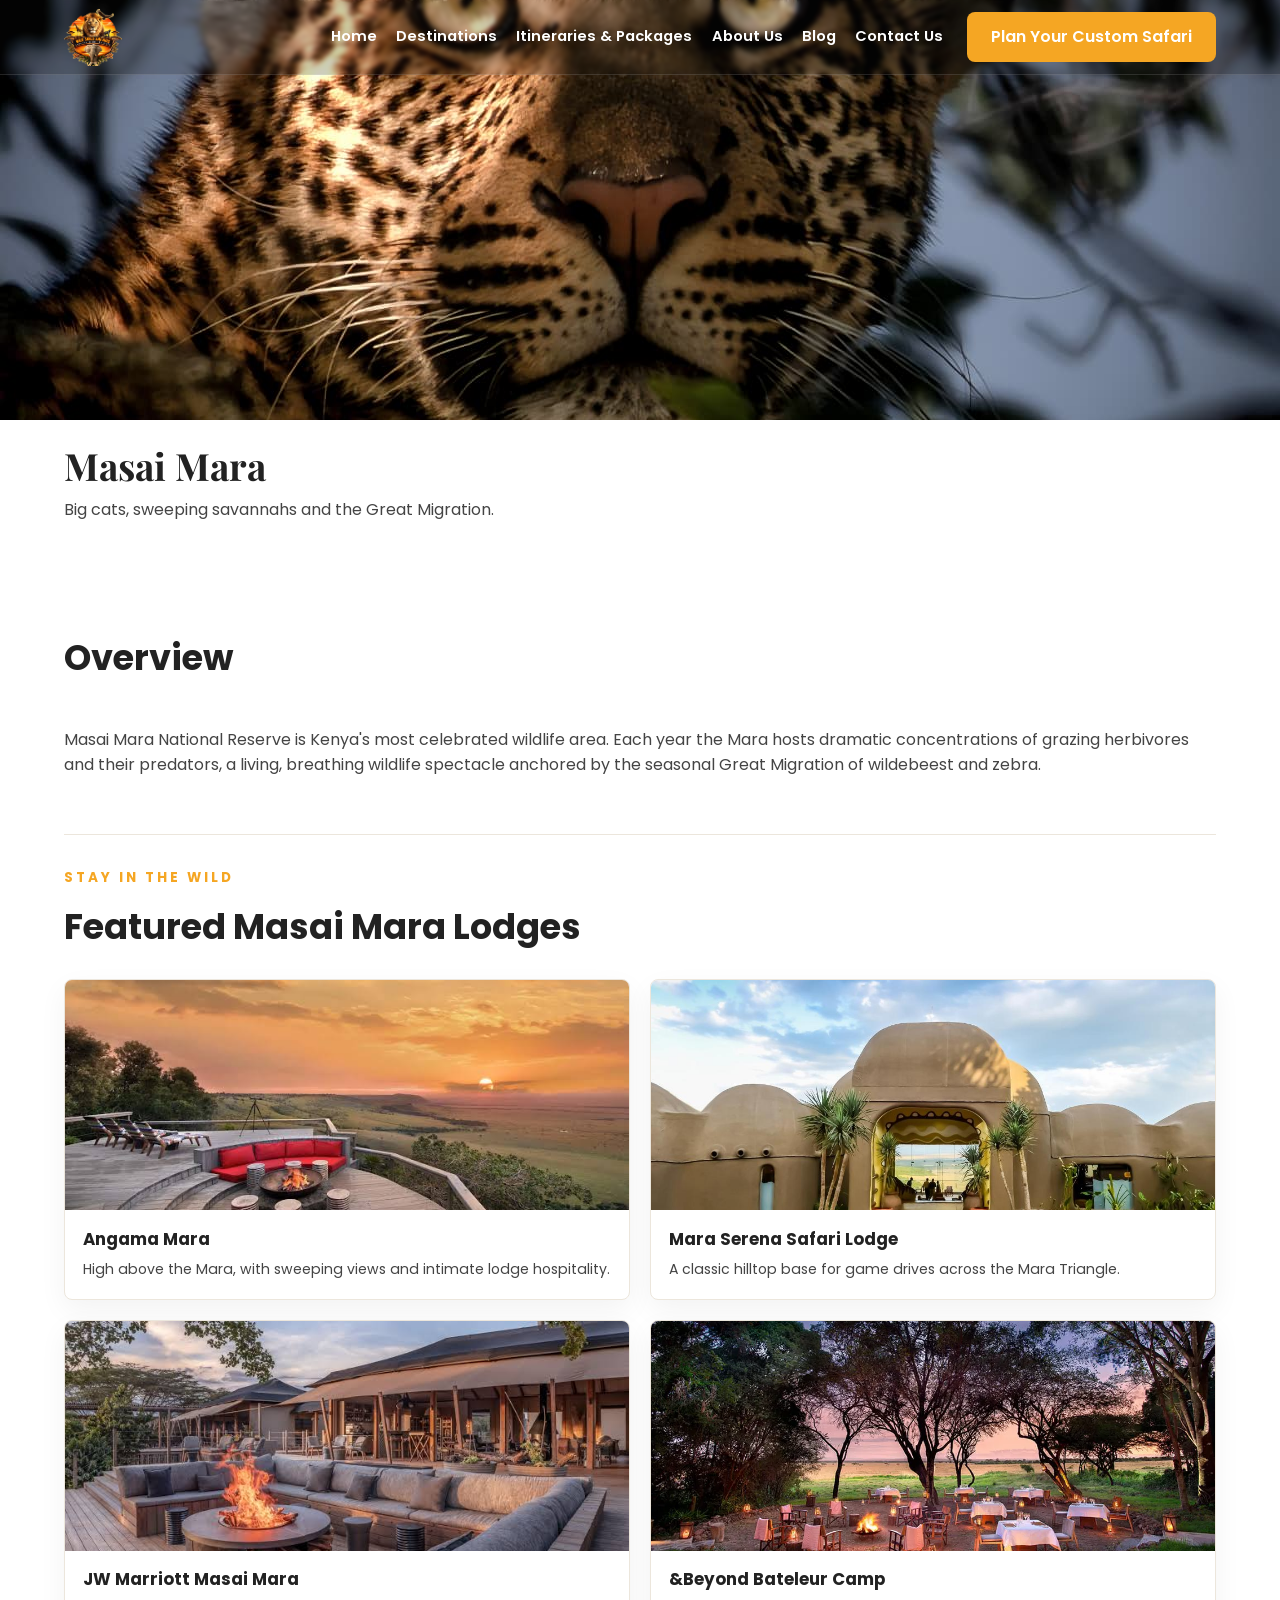
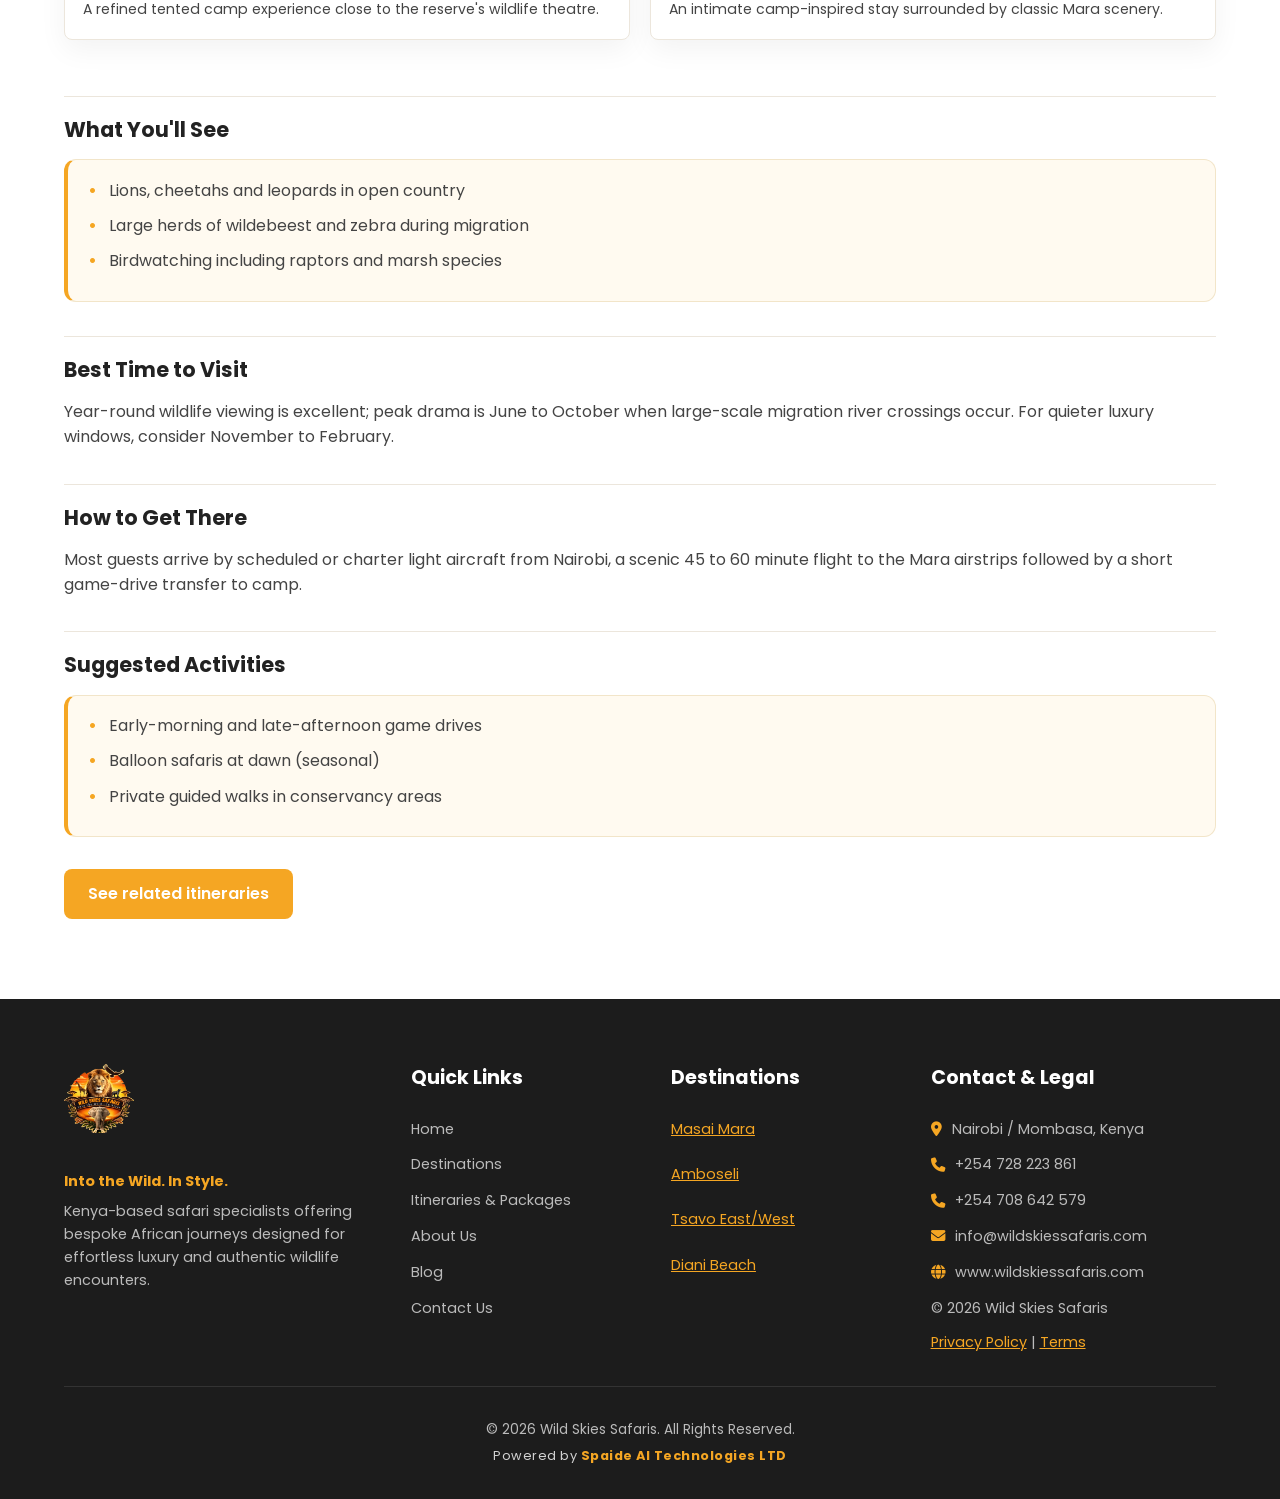
<file: masai-mara.html>
﻿<!DOCTYPE html>
<html lang="en">
<head>
    <meta charset="UTF-8">
    <meta name="viewport" content="width=device-width, initial-scale=1.0">
    <title>Masai Mara Safari | Great Migration & Big Cats | Wild Skies Safaris</title>
    <meta name="description" content="Plan a private Masai Mara safari with fly-in access from Nairobi, the Great Migration from June to October, big cats and handpicked luxury camps.">
    <meta name="keywords" content="Masai Mara safari, Maasai Mara tour, Great Migration Kenya, Masai Mara fly-in safari, Mara luxury lodge, Kenya big cats, wildebeest crossing">
    <meta name="author" content="Wild Skies Safaris">
    <meta name="robots" content="index, follow, max-snippet:-1, max-image-preview:large">
    <link rel="canonical" href="https://www.wildskiessafaris.com/masai-mara.html">

    <meta property="og:type" content="article">
    <meta property="og:site_name" content="Wild Skies Safaris">
    <meta property="og:locale" content="en_KE">
    <meta property="og:title" content="Masai Mara Safari | Great Migration & Big Cats | Wild Skies Safaris">
    <meta property="og:description" content="Plan a private Masai Mara safari with fly-in access from Nairobi, the Great Migration from June to October, big cats and handpicked luxury camps.">
    <meta property="og:url" content="https://www.wildskiessafaris.com/masai-mara.html">
    <meta property="og:image" content="https://www.wildskiessafaris.com/Images/masai_mara_leopard_scene.jpeg">
    <meta property="og:image:alt" content="Leopard in the Masai Mara National Reserve, Kenya">

    <meta name="twitter:card" content="summary_large_image">
    <meta name="twitter:title" content="Masai Mara Safari | Great Migration & Big Cats | Wild Skies Safaris">
    <meta name="twitter:description" content="Plan a private Masai Mara safari with fly-in access from Nairobi, the Great Migration from June to October, big cats and handpicked luxury camps.">
    <meta name="twitter:image" content="https://www.wildskiessafaris.com/Images/masai_mara_leopard_scene.jpeg">

    <meta name="theme-color" content="#1c1c1c">
    <link rel="icon" type="image/svg+xml" href="assets/favicon.svg">
    <link rel="icon" type="image/jpeg" sizes="500x500" href="Images/wildskies_logo.jpeg">
    <link rel="apple-touch-icon" href="Images/wildskies_logo.jpeg">
    <link rel="manifest" href="site.webmanifest">
    <link rel="alternate" type="text/plain" href="llms.txt" title="LLMs.txt — site summary for AI systems">

    <link rel="preconnect" href="https://fonts.googleapis.com">
    <link rel="preconnect" href="https://fonts.gstatic.com" crossorigin>
    <link rel="preconnect" href="https://cdnjs.cloudflare.com">
    <link rel="dns-prefetch" href="https://fonts.googleapis.com">
    <link rel="dns-prefetch" href="https://cdnjs.cloudflare.com">

    <link rel="stylesheet" href="style.css">
    <link href="https://fonts.googleapis.com/css2?family=Poppins:wght@400;500;600;700&family=Playfair+Display:wght@700&display=swap" rel="stylesheet">
    <link rel="stylesheet" href="https://cdnjs.cloudflare.com/ajax/libs/font-awesome/6.4.0/css/all.min.css">

    <script type="application/ld+json">
    {
      "@context": "https://schema.org",
      "@graph": [
        {
          "@type": "TravelAgency",
          "@id": "https://www.wildskiessafaris.com/#organization",
          "name": "Wild Skies Safaris",
          "url": "https://www.wildskiessafaris.com/",
          "logo": "https://www.wildskiessafaris.com/Images/wildskies_logo_alt.jpeg",
          "telephone": "+254728223861",
          "email": "info@wildskiessafaris.com",
          "address": {
            "@type": "PostalAddress",
            "addressLocality": "Nairobi",
            "addressCountry": "KE"
          }
        },
        {
          "@type": "TouristDestination",
          "@id": "https://www.wildskiessafaris.com/masai-mara.html#destination",
          "name": "Masai Mara National Reserve",
          "description": "Masai Mara National Reserve is Kenya's most celebrated wildlife area, hosting dramatic concentrations of grazing herbivores and their predators, anchored by the seasonal Great Migration of wildebeest and zebra.",
          "url": "https://www.wildskiessafaris.com/masai-mara.html",
          "image": "https://www.wildskiessafaris.com/Images/masai_mara_leopard_scene.jpeg",
          "touristType": ["Wildlife safari", "Photography", "Honeymoon"],
          "address": {
            "@type": "PostalAddress",
            "addressRegion": "Narok County",
            "addressCountry": "KE"
          },
          "includesAttraction": [
            { "@type": "TouristAttraction", "name": "Mara River" },
            { "@type": "TouristAttraction", "name": "Mara Triangle" },
            { "@type": "TouristAttraction", "name": "Mara Serena Airstrip" }
          ]
        },
        {
          "@type": "BreadcrumbList",
          "@id": "https://www.wildskiessafaris.com/masai-mara.html#breadcrumb",
          "itemListElement": [
            { "@type": "ListItem", "position": 1, "name": "Home", "item": "https://www.wildskiessafaris.com/" },
            { "@type": "ListItem", "position": 2, "name": "Destinations", "item": "https://www.wildskiessafaris.com/destinations.html" },
            { "@type": "ListItem", "position": 3, "name": "Masai Mara", "item": "https://www.wildskiessafaris.com/masai-mara.html" }
          ]
        }
      ]
    }
    </script>
</head>
<body class="inner-page">
    <header class="navbar">
        <div class="container">
            <a href="index.html" class="logo">
                <img src="Images/wildskies_logo.jpeg" alt="Wild Skies Safaris Logo" class="logo-img">
            </a>
            <div class="nav-menu">
                <nav class="nav-links">
                    <a href="index.html">Home</a>
                    <a href="destinations.html">Destinations</a>
                    <a href="itineraries.html">Itineraries &amp; Packages</a>
                    <a href="about.html">About Us</a>
                    <a href="blog.html">Blog</a>
                    <a href="contact.html">Contact Us</a>
                </nav>
                <div class="nav-cta">
                    <a href="contact.html" class="btn btn-primary">Plan Your Custom Safari</a>
                </div>
            </div>
            <button class="nav-toggle" aria-label="Toggle navigation">
                <span class="hamburger"></span>
            </button>
        </div>
    </header>

    <section class="page-hero page-hero-mara page-hero-photo-only" style="background-image: url('Images/masai_mara_leopard_scene.jpeg');" aria-hidden="true"></section>
    <section class="page-hero-copy">
        <div class="container">
            <h1>Masai Mara</h1>
            <p>Big cats, sweeping savannahs and the Great Migration.</p>
        </div>
    </section>

    <main class="section destination-detail-page">
        <div class="container">
            <h2 class="section-title">Overview</h2>
            <p>Masai Mara National Reserve is Kenya's most celebrated wildlife area. Each year the Mara hosts dramatic concentrations of grazing herbivores and their predators, a living, breathing wildlife spectacle anchored by the seasonal Great Migration of wildebeest and zebra.</p>

            <section class="lodge-directory" aria-labelledby="mara-lodges">
                <p class="subtitle-caps">Stay in the wild</p>
                <h2 id="mara-lodges" class="section-title">Featured Masai Mara Lodges</h2>
                <div class="lodge-grid">
                    <article class="lodge-card"><img src="lodges/Angama Mara.jpg" alt="Angama Mara lodge in the Masai Mara"><div><h3>Angama Mara</h3><p>High above the Mara, with sweeping views and intimate lodge hospitality.</p></div></article>
                    <article class="lodge-card"><img src="lodges/Mara Serena Safari Lodge.jpg" alt="Mara Serena Safari Lodge in the Masai Mara"><div><h3>Mara Serena Safari Lodge</h3><p>A classic hilltop base for game drives across the Mara Triangle.</p></div></article>
                    <article class="lodge-card"><img src="lodges/JW Marriott Masai Mara.jpg" alt="JW Marriott Masai Mara lodge"><div><h3>JW Marriott Masai Mara</h3><p>A refined tented camp experience close to the reserve's wildlife theatre.</p></div></article>
                    <article class="lodge-card"><img src="lodges/%26Beyond%20Bateleur%20Camp.jpg" alt="AndBeyond Bateleur Camp in the Masai Mara"><div><h3>&amp;Beyond Bateleur Camp</h3><p>An intimate camp-inspired stay surrounded by classic Mara scenery.</p></div></article>
                </div>
            </section>

            <h3>What You'll See</h3>
            <ul>
                <li>Lions, cheetahs and leopards in open country</li>
                <li>Large herds of wildebeest and zebra during migration</li>
                <li>Birdwatching including raptors and marsh species</li>
            </ul>

            <h3>Best Time to Visit</h3>
            <p>Year-round wildlife viewing is excellent; peak drama is June to October when large-scale migration river crossings occur. For quieter luxury windows, consider November to February.</p>

            <h3>How to Get There</h3>
            <p>Most guests arrive by scheduled or charter light aircraft from Nairobi, a scenic 45 to 60 minute flight to the Mara airstrips followed by a short game-drive transfer to camp.</p>

            <h3>Suggested Activities</h3>
            <ul>
                <li>Early-morning and late-afternoon game drives</li>
                <li>Balloon safaris at dawn (seasonal)</li>
                <li>Private guided walks in conservancy areas</li>
            </ul>

            <a href="itineraries.html#classic" class="btn btn-primary">See related itineraries</a>
        </div>
    </main>

    <footer>
        <div class="container footer-grid">
            <div class="footer-col footer-brand-col">
                <div class="footer-brand">
                    <img src="Images/wildskies_logo.jpeg" alt="Wild Skies Safaris Logo" class="footer-logo">
                </div>
                <p class="footer-tagline">Into the Wild. In Style.</p>
                <p>Kenya-based safari specialists offering bespoke African journeys designed for effortless luxury and authentic wildlife encounters.</p>
            </div>
            <div class="footer-col">
                <h4>Quick Links</h4>
                <ul class="footer-links">
                    <li><a href="index.html">Home</a></li>
                    <li><a href="destinations.html">Destinations</a></li>
                    <li><a href="itineraries.html">Itineraries &amp; Packages</a></li>
                    <li><a href="about.html">About Us</a></li>
                    <li><a href="blog.html">Blog</a></li>
                    <li><a href="contact.html">Contact Us</a></li>
                </ul>
            </div>
            <div class="footer-col">
                <h4>Destinations</h4>
                <ul class="footer-destinations-list">
                    <li><a href="masai-mara.html">Masai Mara</a></li>
                    <li><a href="amboseli.html">Amboseli</a></li>
                    <li><a href="tsavo.html">Tsavo East/West</a></li>
                    <li><a href="diani.html">Diani Beach</a></li>
                </ul>
            </div>
            <div class="footer-col">
                <h4>Contact &amp; Legal</h4>
                <ul class="footer-contact-list">
                    <li><i class="fas fa-map-marker-alt"></i><span>Nairobi / Mombasa, Kenya</span></li>
                    <li><i class="fas fa-phone"></i><a href="tel:+254728223861">+254 728 223 861</a></li>
                    <li><i class="fas fa-phone"></i><a href="tel:+254708642579">+254 708 642 579</a></li>
                    <li><i class="fas fa-envelope"></i><a href="mailto:info@wildskiessafaris.com">info@wildskiessafaris.com</a></li>
                    <li><i class="fas fa-globe"></i><a href="https://www.wildskiessafaris.com">www.wildskiessafaris.com</a></li>
                </ul>
                <ul class="footer-legal-list">
                    <li>© 2026 Wild Skies Safaris</li>
                    <li><a href="contact.html">Privacy Policy</a> | <a href="contact.html">Terms</a></li>
                </ul>
            </div>
        </div>
        <div class="footer-bottom container">
            <p>&copy; 2026 Wild Skies Safaris. All Rights Reserved.</p>
            <p class="powered-by">Powered by <span>Spaide AI Technologies LTD</span></p>
        </div>
    </footer>

    <script>
        document.addEventListener("DOMContentLoaded", () => {
            const navbar = document.querySelector('.navbar');
            const navToggle = document.querySelector('.nav-toggle');
            const navMenu = document.querySelector('.nav-menu');

            if (navbar && !navbar.classList.contains('scrolled')) {
                window.addEventListener('scroll', () => {
                    if (window.scrollY > 20) {
                        navbar.classList.add('scrolled');
                    } else {
                        navbar.classList.remove('scrolled');
                    }
                });
            }

            if (navToggle && navMenu) {
                const closeMenu = () => {
                    navMenu.classList.remove('active');
                    navToggle.classList.remove('active');
                };

                const toggleMenu = () => {
                    if (navMenu.classList.contains('active')) {
                        closeMenu();
                    } else {
                        navMenu.classList.add('active');
                        navToggle.classList.add('active');
                    }
                };

                navToggle.addEventListener('click', (event) => {
                    event.stopPropagation();
                    toggleMenu();
                });

                navMenu.querySelectorAll('a').forEach(link => {
                    link.addEventListener('click', closeMenu);
                });

                document.addEventListener('click', (event) => {
                    if (!navMenu.contains(event.target) && !navToggle.contains(event.target)) {
                        closeMenu();
                    }
                });

                document.addEventListener('keydown', (event) => {
                    if (event.key === 'Escape') {
                        closeMenu();
                    }
                });
            }
        });
    </script>
</body>
</html>
</file>
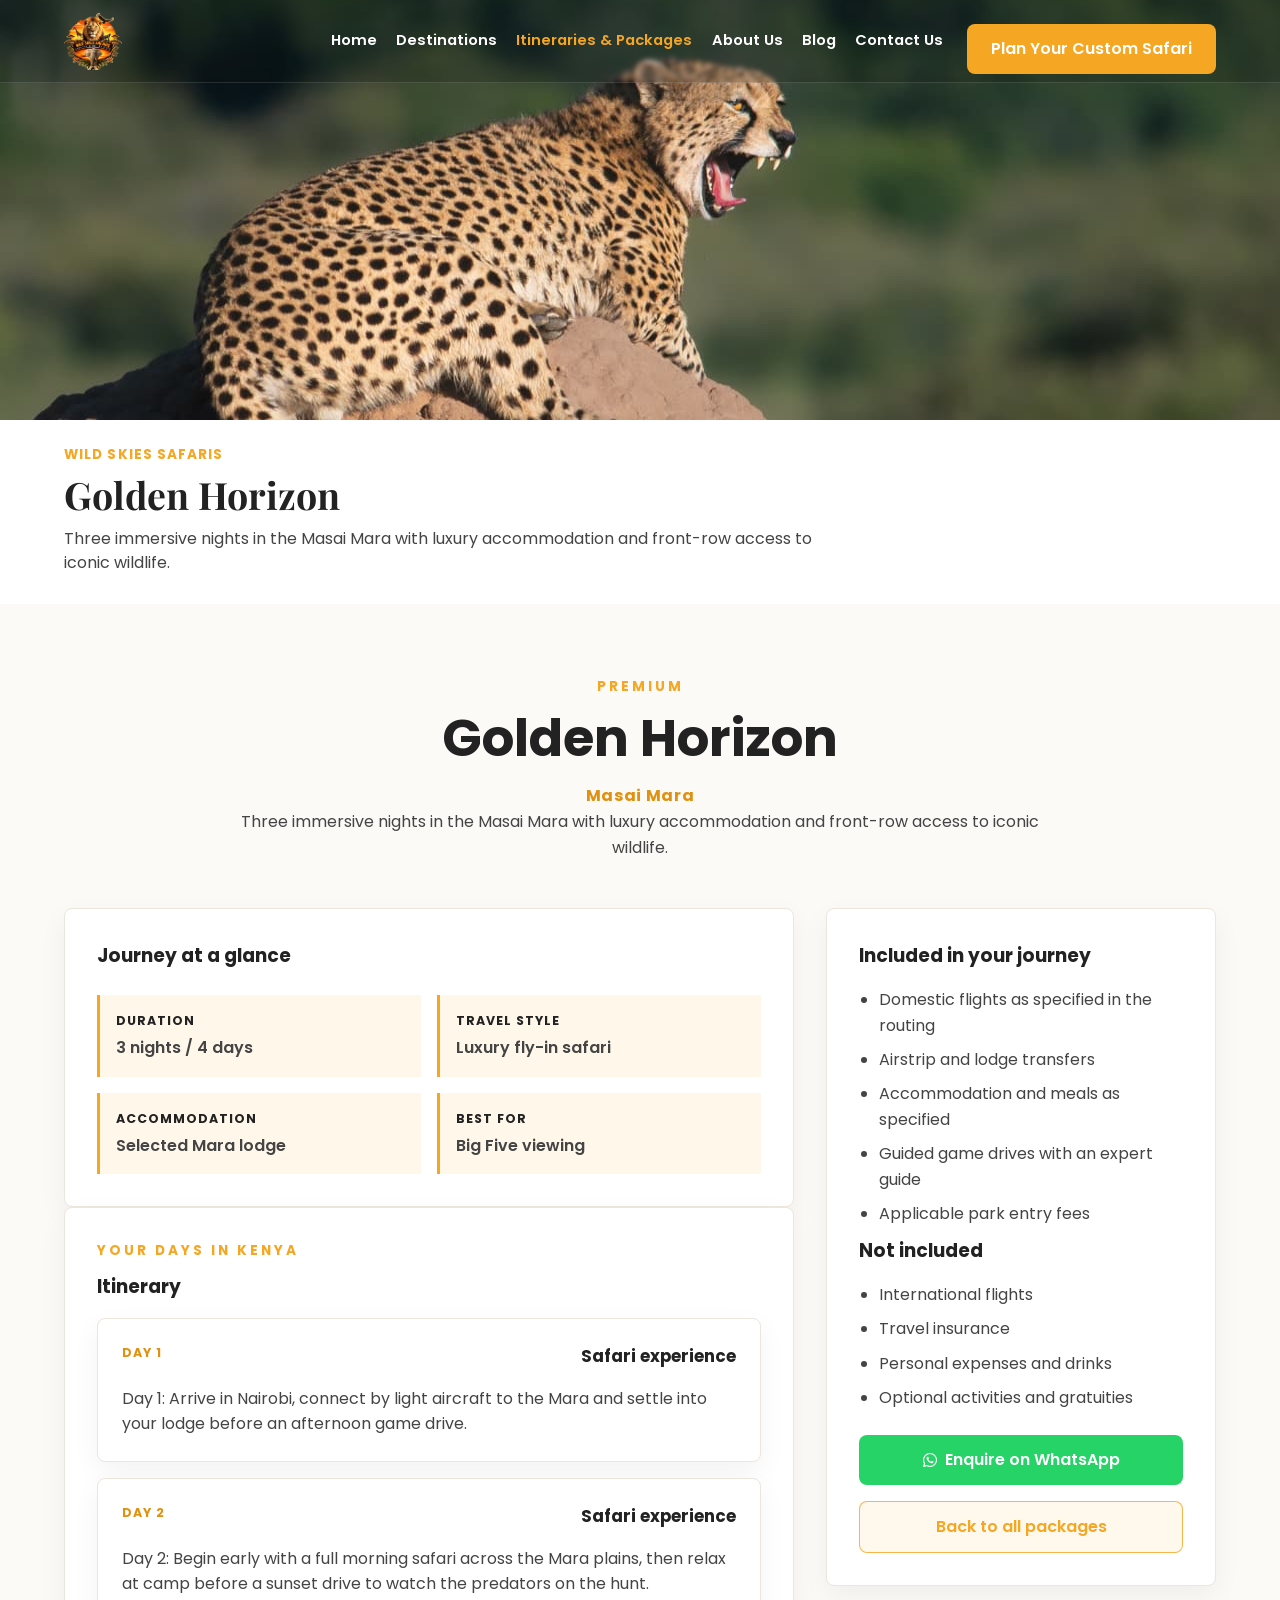
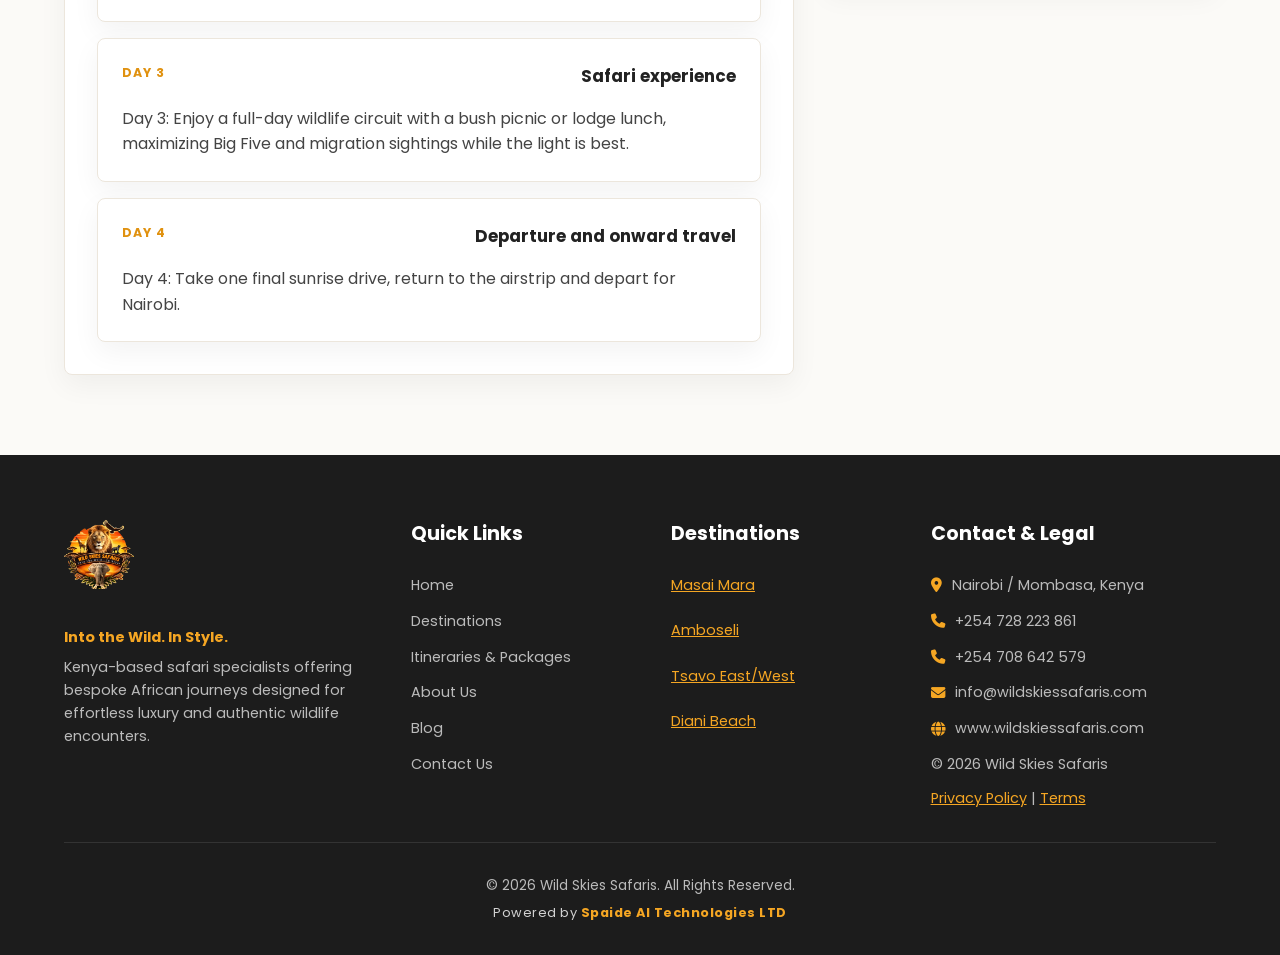
<file: package-details.html>
﻿<!DOCTYPE html>
<html lang="en">
<head>
    <meta charset="UTF-8">
    <meta name="viewport" content="width=device-width, initial-scale=1.0">
    <title>Safari Package | Wild Skies Safaris</title>
    <link rel="stylesheet" href="style.css">
    <link href="https://fonts.googleapis.com/css2?family=Poppins:wght@400;500;600;700&family=Playfair+Display:wght@700&display=swap" rel="stylesheet">
    <link rel="stylesheet" href="https://cdnjs.cloudflare.com/ajax/libs/font-awesome/6.4.0/css/all.min.css">
    <link rel="icon" type="image/jpeg" href="Images/wildskies_logo.jpeg">
</head>
<body class="package-detail inner-page">
    <header class="navbar">
        <div class="container">
            <a href="index.html" class="logo"><img src="Images/wildskies_logo.jpeg" alt="Wild Skies Safaris Logo" class="logo-img"></a>
            <div class="nav-menu">
                <nav class="nav-links">
                    <a href="index.html">Home</a>
                    <a href="destinations.html">Destinations</a>
                    <a href="itineraries.html" class="active">Itineraries &amp; Packages</a>
                    <a href="about.html">About Us</a>
                    <a href="blog.html">Blog</a>
                    <a href="contact.html">Contact Us</a>
                </nav>
                <div class="nav-cta"><a href="contact.html" class="btn btn-primary">Plan Your Custom Safari</a></div>
            </div>
            <button class="nav-toggle" aria-label="Toggle navigation"><span class="hamburger"></span></button>
        </div>
    </header>

    <section class="page-hero page-hero-package page-hero-photo-only" aria-hidden="true"></section>
    <section class="page-hero-copy">
        <div class="container">
            <p class="hero-tagline">WILD SKIES SAFARIS</p>
            <h1 id="hero-title">Safari Package</h1>
            <p id="hero-summary">A private Kenyan journey shaped around your travel style.</p>
        </div>
    </section>

    <main class="section">
        <div class="container">
            <div class="package-detail-intro">
                <p class="subtitle-caps" id="package-category">Signature Journey</p>
                <h2 id="package-title">Safari Package</h2>
                <p class="package-route" id="package-route">Kenya safari</p>
                <p id="package-description">Designed for travelers who want thoughtful pacing, beautiful stays and more time in the places that matter.</p>
            </div>

            <div class="package-detail-layout">
                <div>
                    <div class="package-panel">
                        <h3>Journey at a glance</h3>
                        <div class="package-facts">
                            <div class="package-fact"><strong>Duration</strong><span id="package-duration"></span></div>
                            <div class="package-fact"><strong>Travel style</strong><span id="package-style"></span></div>
                            <div class="package-fact"><strong>Accommodation</strong><span id="package-accommodation"></span></div>
                            <div class="package-fact"><strong>Best for</strong><span id="package-best-for"></span></div>
                        </div>
                    </div>

                    <div class="package-panel itinerary-panel">
                        <p class="subtitle-caps">Your days in Kenya</p>
                        <h3>Itinerary</h3>
                        <div class="day-list" id="day-list"></div>
                    </div>
                </div>

                <aside class="package-panel">
                    <h3>Included in your journey</h3>
                    <ul id="package-includes"></ul>
                    <h3>Not included</h3>
                    <ul id="package-excludes"></ul>
                    <a id="whatsapp-booking-link" href="https://wa.me/254728223861" target="_blank" rel="noopener" class="btn btn-whatsapp"><i class="fab fa-whatsapp"></i> Enquire on WhatsApp</a>
                    <a href="itineraries.html" class="btn btn-ghost">Back to all packages</a>
                </aside>
            </div>
        </div>
    </main>

    <footer>
        <div class="container footer-grid">
            <div class="footer-col footer-brand-col">
                <div class="footer-brand">
                    <img src="Images/wildskies_logo.jpeg" alt="Wild Skies Safaris Logo" class="footer-logo">
                </div>
                <p class="footer-tagline">Into the Wild. In Style.</p>
                <p>Kenya-based safari specialists offering bespoke African journeys designed for effortless luxury and authentic wildlife encounters.</p>
            </div>
            <div class="footer-col">
                <h4>Quick Links</h4>
                <ul class="footer-links">
                    <li><a href="index.html">Home</a></li>
                    <li><a href="destinations.html">Destinations</a></li>
                    <li><a href="itineraries.html">Itineraries &amp; Packages</a></li>
                    <li><a href="about.html">About Us</a></li>
                    <li><a href="blog.html">Blog</a></li>
                    <li><a href="contact.html">Contact Us</a></li>
                </ul>
            </div>
            <div class="footer-col">
                <h4>Destinations</h4>
                <ul class="footer-destinations-list">
                    <li><a href="masai-mara.html">Masai Mara</a></li>
                    <li><a href="amboseli.html">Amboseli</a></li>
                    <li><a href="tsavo.html">Tsavo East/West</a></li>
                    <li><a href="diani.html">Diani Beach</a></li>
                </ul>
            </div>
            <div class="footer-col">
                <h4>Contact &amp; Legal</h4>
                <ul class="footer-contact-list">
                    <li><i class="fas fa-map-marker-alt"></i><span>Nairobi / Mombasa, Kenya</span></li>
                    <li><i class="fas fa-phone"></i><a href="tel:+254728223861">+254 728 223 861</a></li>
                    <li><i class="fas fa-phone"></i><a href="tel:+254708642579">+254 708 642 579</a></li>
                    <li><i class="fas fa-envelope"></i><a href="mailto:info@wildskiessafaris.com">info@wildskiessafaris.com</a></li>
                    <li><i class="fas fa-globe"></i><a href="https://www.wildskiessafaris.com">www.wildskiessafaris.com</a></li>
                </ul>
                <ul class="footer-legal-list">
                    <li>© 2026 Wild Skies Safaris</li>
                    <li><a href="contact.html">Privacy Policy</a> | <a href="contact.html">Terms</a></li>
                </ul>
            </div>
        </div>
        <div class="footer-bottom container">
            <p>&copy; 2026 Wild Skies Safaris. All Rights Reserved.</p>
            <p class="powered-by">Powered by <span>Spaide AI Technologies LTD</span></p>
        </div>
    </footer>

    <script>
        const packages = {
            'golden-horizon': { category: 'Premium', title: 'Golden Horizon', summary: 'Three immersive nights in the Masai Mara with luxury accommodation and front-row access to iconic wildlife.', route: 'Masai Mara', duration: '3 nights / 4 days', style: 'Luxury fly-in safari', accommodation: 'Selected Mara lodge', bestFor: 'Big Five viewing', days: ['Day 1: Arrive in Nairobi, connect by light aircraft to the Mara and settle into your lodge before an afternoon game drive.', 'Day 2: Begin early with a full morning safari across the Mara plains, then relax at camp before a sunset drive to watch the predators on the hunt.', 'Day 3: Enjoy a full-day wildlife circuit with a bush picnic or lodge lunch, maximizing Big Five and migration sightings while the light is best.', 'Day 4: Take one final sunrise drive, return to the airstrip and depart for Nairobi.'] },
            'ivory-plains': { category: 'Premium', title: 'Ivory Plains', summary: 'Three nights in Amboseli, with elephant-rich plains and uninterrupted views of Mount Kilimanjaro.', route: 'Amboseli', duration: '3 nights / 4 days', style: 'Luxury fly-in safari', accommodation: 'Selected Amboseli lodge', bestFor: 'Elephant encounters', days: ['Day 1: Arrive in Amboseli, check in and enjoy a gentle afternoon drive beneath the cloud-shadowed mountain.', 'Day 2: Spend a dawn-to-dusk safari exploring open plains, wetlands and elephant corridors with a guide focused on photography and wildlife behavior.', 'Day 3: Visit the park again at golden hour for wide-open plains and a relaxed picnic lunch before basking in camp in the late afternoon.', 'Day 4: Enjoy one final early game drive before the transfer to the airstrip for your onward journey.'] },
            'seaside-retreat': { category: 'Premium', title: 'Seaside Retreat', summary: 'A seamless journey through the Mara, Amboseli and Diani, from big-game country to barefoot coastal luxury.', route: 'Masai Mara - Amboseli - Diani', duration: '8 nights / 9 days', style: 'Safari and coast escape', accommodation: 'Selected lodges and resort', bestFor: 'Bush-to-beach travel', days: ['Day 1: Arrive in the Mara and enjoy a welcoming afternoon drive before settling into camp.', 'Day 2: Explore the Mara with early and late game drives and time at the lodge in between.', 'Day 3: Continue your wildlife focus with a full safari day, then fly to Amboseli for a new landscape and sunset arrival.', 'Day 4: Discover Amboseli on sunrise and late-afternoon routes, with picnic lunch and open-country viewing.', 'Day 5: Fly onward to Diani and ease into the coast with a relaxed beach afternoon.', 'Day 6: Enjoy a full beach day with snorkeling, spa time or a private coastal lunch.', 'Day 7: Take a slow morning by the ocean before optional water activities and sunset dinner.', 'Day 8: Finish the trip with a final ocean day and flexible downtime before departure.', 'Day 9: Transfer to the airstrip for your onward flight home.'] },
            'signature-reserve': { category: 'Luxury', title: 'The Signature Reserve', summary: "Kenya's finest safari and coastal experiences, seamlessly curated into one extraordinary journey.", route: 'Masai Mara - Amboseli - Diani', duration: '11 nights / 12 days', style: 'Signature private journey', accommodation: 'Selected luxury properties', bestFor: 'A complete Kenya escape', days: ['Day 1: Arrive in the Masai Mara and ease into the trip with lunch and an afternoon game drive.', 'Day 2: Morning tracking followed by a relaxed afternoon at camp and a sunset drive.', 'Day 3: Focus on predator and migration movement across the reserve with a full-day safari.', 'Day 4: Enjoy a slower rhythm with private guiding, lodge time and a final great drive.', 'Day 5: Fly to Amboseli for five days of elephant viewing and mountain scenery, with flexible daily routes.', 'Day 6: Explore the park at dawn and dusk for the best light and highest wildlife activity.', 'Day 7: Continue through Amboseli with a full-day route and a relaxed evening at camp.', 'Day 8: Fly to Diani and begin with a gentle beach-side recovery afternoon.', 'Day 9: Enjoy a full coastal day with water activities or beachside downtime.', 'Day 10: Take a second unhurried beach day for couples, families or photographers.', 'Day 11: Meander through the coast before a sunset dinner by the sea.', 'Day 12: Transfer to the airport for onward departure.'] },
            'migration-window': { category: 'Specialist', title: 'The Migration Window', summary: "Time your Mara and Amboseli journey around Kenya's most dramatic seasonal wildlife moments.", route: 'Masai Mara - Amboseli', duration: '5 nights / 6 days', style: 'Seasonal wildlife safari', accommodation: 'Selected safari lodges', bestFor: 'Migration and photography', days: ['Day 1: Arrive in the Mara and settle in before a late-afternoon drive along migration routes.', 'Day 2: Spend a full day tracking herd movements, river edges and predator activity across the reserve.', 'Day 3: Take a dawn drive with photography stops before a return to camp for a restful afternoon.', 'Day 4: Fly to Amboseli for a changed landscape and a golden-hour arrival drive.', 'Day 5: Explore the park at sunrise and sunset for elephants, birds and wide-open vistas.', 'Day 6: Enjoy a final early game drive before connecting onward from the airstrip.'] },
            'honeymoon-escape': { category: 'Specialist', title: 'Honeymoon Escape', summary: 'An intimate Masai Mara and Diani journey designed for couples seeking privacy and unhurried days.', route: 'Masai Mara - Diani', duration: '6 nights / 7 days', style: 'Private safari and beach', accommodation: 'Selected lodge and beach resort', bestFor: 'Couples and honeymoons', days: ['Day 1: Arrive in the Mara and enjoy a private afternoon game drive tailored to your pace.', 'Day 2: Spend a relaxed sunrise and sunset safari day, with afternoon time together at camp.', 'Day 3: Take a final full-day safari, then fly onward to Diani for a beach arrival.', 'Day 4: Settle into your coastal retreat and enjoy an easy oceanfront afternoon.', 'Day 5: Enjoy a slow beach day with optional snorkeling, spa time or private dining.', 'Day 6: Keep the rhythm easy with another secluded coastal day and sunset celebration.', 'Day 7: Depart after a final relaxed morning by the shore.'] },
            'wildlife-focus': { category: 'Specialist', title: 'The Wildlife Focus', summary: 'Extended Mara and Amboseli game viewing for photographers and travelers who want deeper immersion.', route: 'Masai Mara - Amboseli', duration: '7 nights / 8 days', style: 'Extended wildlife safari', accommodation: 'Selected safari lodges', bestFor: 'Photographers and nature lovers', days: ['Day 1: Arrival in the Mara with lunch and a first safari drive across the reserve.', 'Day 2: Start early for a predator-focused route and enjoy an unhurried afternoon at the lodge.', 'Day 3: Spend a full day tracking wildlife and habitats with flexible timing around sightings and light.', 'Day 4: Continue the Mara rhythm with another dawn and sunset drive for the best photography windows.', 'Day 5: Fly to Amboseli and settle in before a gentle afternoon drive.', 'Day 6: Spend a full day in Amboseli, following herds and scenic highland views.', 'Day 7: Take one more sunrise route and enjoy the open plains before a final evening at camp.', 'Day 8: Transfer to the airstrip and fly onward.'] }
        };

        const selected = packages[new URLSearchParams(window.location.search).get('package')] || packages['golden-horizon'];
        const setText = (id, value) => document.getElementById(id).textContent = value;
        setText('hero-title', selected.title);
        setText('hero-summary', selected.summary);
        setText('package-category', selected.category);
        setText('package-title', selected.title);
        setText('package-route', selected.route);
        setText('package-description', selected.summary);
        setText('package-duration', selected.duration);
        setText('package-style', selected.style);
        setText('package-accommodation', selected.accommodation);
        setText('package-best-for', selected.bestFor);
        document.title = `${selected.title} | Wild Skies Safaris`;
        const whatsappMessage = `Hello Wild Skies Safaris, I am interested in the ${selected.title} package (${selected.route}, ${selected.duration}). Please share availability, pricing and the next steps.`;
        document.getElementById('whatsapp-booking-link').href = `https://wa.me/254728223861?text=${encodeURIComponent(whatsappMessage)}`;
        document.getElementById('day-list').innerHTML = selected.days.map((day, index) => `<article class="day-card"><h3><span>Day ${index + 1}</span>${index === selected.days.length - 1 ? 'Departure and onward travel' : 'Safari experience'}</h3><p>${day}</p></article>`).join('');
        document.getElementById('package-includes').innerHTML = ['Domestic flights as specified in the routing', 'Airstrip and lodge transfers', 'Accommodation and meals as specified', 'Guided game drives with an expert guide', 'Applicable park entry fees'].map(item => `<li>${item}</li>`).join('');
        document.getElementById('package-excludes').innerHTML = ['International flights', 'Travel insurance', 'Personal expenses and drinks', 'Optional activities and gratuities'].map(item => `<li>${item}</li>`).join('');

        document.addEventListener('DOMContentLoaded', () => {
            const navToggle = document.querySelector('.nav-toggle');
            const navMenu = document.querySelector('.nav-menu');
            if (navToggle && navMenu) {
                navToggle.addEventListener('click', () => {
                    navMenu.classList.toggle('active');
                    navToggle.classList.toggle('active');
                });
                navMenu.querySelectorAll('a').forEach(link => link.addEventListener('click', () => navMenu.classList.remove('active')));
            }
        });
    </script>
</body>
</html>
</file>
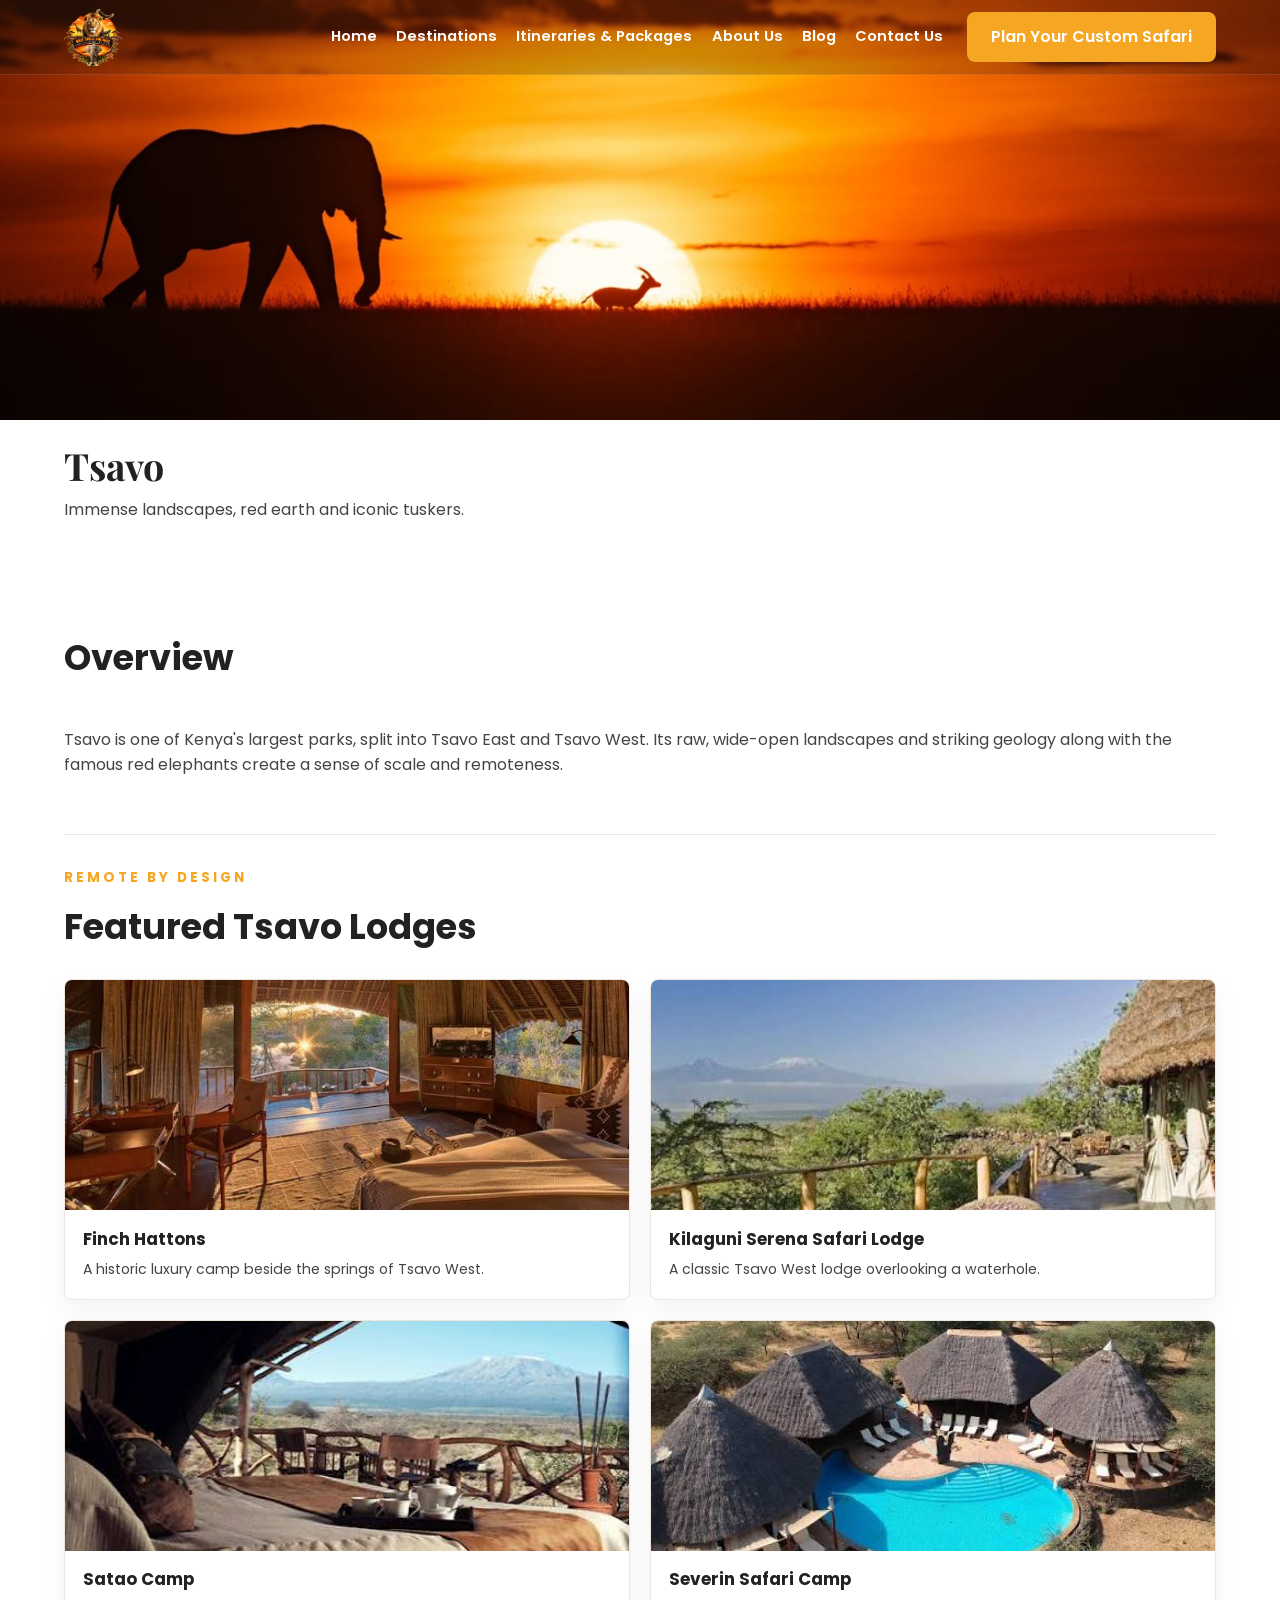
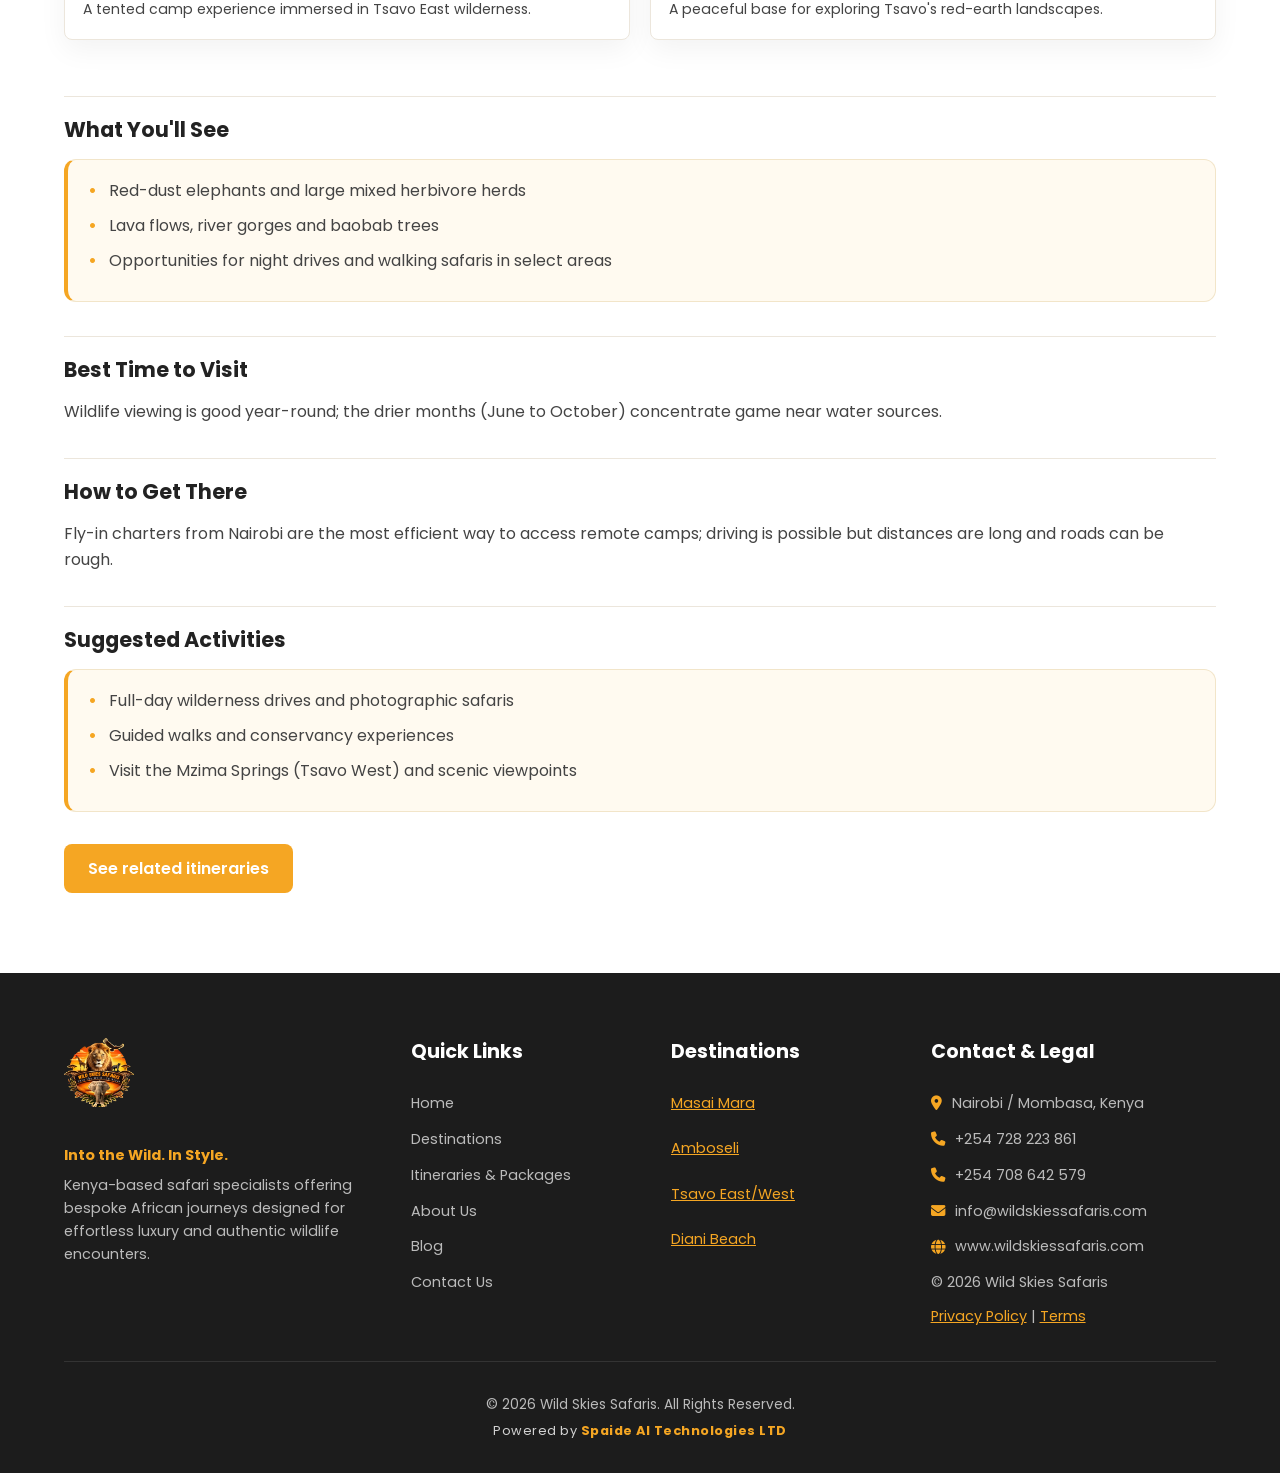
<file: tsavo.html>
﻿<!DOCTYPE html>
<html lang="en">
<head>
    <meta charset="UTF-8">
    <meta name="viewport" content="width=device-width, initial-scale=1.0">
    <title>Tsavo Safari | Red Elephants & Remote Wilderness | Wild Skies Safaris</title>
    <meta name="description" content="Private Tsavo East and Tsavo West safaris for red elephants, lava flows and remote wilderness. Fly-in charters from Nairobi and handpicked safari camps.">
    <meta name="keywords" content="Tsavo safari, Tsavo East National Park, Tsavo West National Park, red elephants Kenya, Tsavo fly-in safari, Finch Hattons, Mzima Springs">
    <meta name="author" content="Wild Skies Safaris">
    <meta name="robots" content="index, follow, max-snippet:-1, max-image-preview:large">
    <link rel="canonical" href="https://www.wildskiessafaris.com/tsavo.html">

    <meta property="og:type" content="article">
    <meta property="og:site_name" content="Wild Skies Safaris">
    <meta property="og:locale" content="en_KE">
    <meta property="og:title" content="Tsavo Safari | Red Elephants & Remote Wilderness | Wild Skies Safaris">
    <meta property="og:description" content="Private Tsavo East and Tsavo West safaris for red elephants, lava flows and remote wilderness. Fly-in charters from Nairobi and handpicked safari camps.">
    <meta property="og:url" content="https://www.wildskiessafaris.com/tsavo.html">
    <meta property="og:image" content="https://www.wildskiessafaris.com/Images/tsavo_red_elephant_landscape.jpeg">
    <meta property="og:image:alt" content="Red elephants and open landscape in Tsavo, Kenya">

    <meta name="twitter:card" content="summary_large_image">
    <meta name="twitter:title" content="Tsavo Safari | Red Elephants & Remote Wilderness | Wild Skies Safaris">
    <meta name="twitter:description" content="Private Tsavo East and Tsavo West safaris for red elephants, lava flows and remote wilderness. Fly-in charters from Nairobi and handpicked safari camps.">
    <meta name="twitter:image" content="https://www.wildskiessafaris.com/Images/tsavo_red_elephant_landscape.jpeg">

    <meta name="theme-color" content="#1c1c1c">
    <link rel="icon" type="image/svg+xml" href="assets/favicon.svg">
    <link rel="icon" type="image/jpeg" sizes="500x500" href="Images/wildskies_logo.jpeg">
    <link rel="apple-touch-icon" href="Images/wildskies_logo.jpeg">
    <link rel="manifest" href="site.webmanifest">
    <link rel="alternate" type="text/plain" href="llms.txt" title="LLMs.txt — site summary for AI systems">

    <link rel="preconnect" href="https://fonts.googleapis.com">
    <link rel="preconnect" href="https://fonts.gstatic.com" crossorigin>
    <link rel="preconnect" href="https://cdnjs.cloudflare.com">
    <link rel="dns-prefetch" href="https://fonts.googleapis.com">
    <link rel="dns-prefetch" href="https://cdnjs.cloudflare.com">

    <link rel="stylesheet" href="style.css">
    <link href="https://fonts.googleapis.com/css2?family=Poppins:wght@400;500;600;700&family=Playfair+Display:wght@700&display=swap" rel="stylesheet">
    <link rel="stylesheet" href="https://cdnjs.cloudflare.com/ajax/libs/font-awesome/6.4.0/css/all.min.css">

    <script type="application/ld+json">
    {
      "@context": "https://schema.org",
      "@graph": [
        {
          "@type": "TravelAgency",
          "@id": "https://www.wildskiessafaris.com/#organization",
          "name": "Wild Skies Safaris",
          "url": "https://www.wildskiessafaris.com/",
          "logo": "https://www.wildskiessafaris.com/Images/wildskies_logo_alt.jpeg",
          "telephone": "+254728223861",
          "email": "info@wildskiessafaris.com",
          "address": {
            "@type": "PostalAddress",
            "addressLocality": "Nairobi",
            "addressCountry": "KE"
          }
        },
        {
          "@type": "TouristDestination",
          "@id": "https://www.wildskiessafaris.com/tsavo.html#destination",
          "name": "Tsavo East and Tsavo West National Parks",
          "description": "Tsavo is one of Kenya's largest parks, split into Tsavo East and Tsavo West. Its raw, wide-open landscapes and striking geology, along with the famous red elephants, create a sense of scale and remoteness.",
          "url": "https://www.wildskiessafaris.com/tsavo.html",
          "image": "https://www.wildskiessafaris.com/Images/tsavo_red_elephant_landscape.jpeg",
          "touristType": ["Wildlife safari", "Wilderness", "Photography"],
          "address": {
            "@type": "PostalAddress",
            "addressRegion": "Taita Taveta County",
            "addressCountry": "KE"
          },
          "includesAttraction": [
            { "@type": "TouristAttraction", "name": "Mzima Springs" },
            { "@type": "TouristAttraction", "name": "Shetani Lava Flow" },
            { "@type": "TouristAttraction", "name": "Galana River" }
          ]
        },
        {
          "@type": "BreadcrumbList",
          "@id": "https://www.wildskiessafaris.com/tsavo.html#breadcrumb",
          "itemListElement": [
            { "@type": "ListItem", "position": 1, "name": "Home", "item": "https://www.wildskiessafaris.com/" },
            { "@type": "ListItem", "position": 2, "name": "Destinations", "item": "https://www.wildskiessafaris.com/destinations.html" },
            { "@type": "ListItem", "position": 3, "name": "Tsavo", "item": "https://www.wildskiessafaris.com/tsavo.html" }
          ]
        }
      ]
    }
    </script>
</head>
<body class="inner-page">
    <header class="navbar">
        <div class="container">
            <a href="index.html" class="logo">
                <img src="Images/wildskies_logo.jpeg" alt="Wild Skies Safaris Logo" class="logo-img">
            </a>
            <div class="nav-menu">
                <nav class="nav-links">
                    <a href="index.html">Home</a>
                    <a href="destinations.html">Destinations</a>
                    <a href="itineraries.html">Itineraries &amp; Packages</a>
                    <a href="about.html">About Us</a>
                    <a href="blog.html">Blog</a>
                    <a href="contact.html">Contact Us</a>
                </nav>
                <div class="nav-cta">
                    <a href="contact.html" class="btn btn-primary">Plan Your Custom Safari</a>
                </div>
            </div>
            <button class="nav-toggle" aria-label="Toggle navigation">
                <span class="hamburger"></span>
            </button>
        </div>
    </header>

    <section class="page-hero page-hero-tsavo page-hero-photo-only" style="background-image: url('Images/tsavo_red_elephant_landscape.jpeg');" aria-hidden="true"></section>
    <section class="page-hero-copy">
        <div class="container">
            <h1>Tsavo</h1>
            <p>Immense landscapes, red earth and iconic tuskers.</p>
        </div>
    </section>

    <main class="section destination-detail-page">
        <div class="container">
            <h2 class="section-title">Overview</h2>
            <p>Tsavo is one of Kenya's largest parks, split into Tsavo East and Tsavo West. Its raw, wide-open landscapes and striking geology along with the famous red elephants create a sense of scale and remoteness.</p>

            <section class="lodge-directory" aria-labelledby="tsavo-lodges">
                <p class="subtitle-caps">Remote by design</p>
                <h2 id="tsavo-lodges" class="section-title">Featured Tsavo Lodges</h2>
                <div class="lodge-grid">
                    <article class="lodge-card"><img src="lodges/Finch Hattons.jpg" alt="Finch Hattons in Tsavo"><div><h3>Finch Hattons</h3><p>A historic luxury camp beside the springs of Tsavo West.</p></div></article>
                    <article class="lodge-card"><img src="lodges/Kilaguni Serena Safari Lodge.jpg" alt="Kilaguni Serena Safari Lodge in Tsavo"><div><h3>Kilaguni Serena Safari Lodge</h3><p>A classic Tsavo West lodge overlooking a waterhole.</p></div></article>
                    <article class="lodge-card"><img src="lodges/Satao Camp.jpg" alt="Satao Camp in Tsavo"><div><h3>Satao Camp</h3><p>A tented camp experience immersed in Tsavo East wilderness.</p></div></article>
                    <article class="lodge-card"><img src="lodges/Severin Safari Camp.jpg" alt="Severin Safari Camp in Tsavo"><div><h3>Severin Safari Camp</h3><p>A peaceful base for exploring Tsavo's red-earth landscapes.</p></div></article>
                </div>
            </section>

            <h3>What You'll See</h3>
            <ul>
                <li>Red-dust elephants and large mixed herbivore herds</li>
                <li>Lava flows, river gorges and baobab trees</li>
                <li>Opportunities for night drives and walking safaris in select areas</li>
            </ul>

            <h3>Best Time to Visit</h3>
            <p>Wildlife viewing is good year-round; the drier months (June to October) concentrate game near water sources.</p>

            <h3>How to Get There</h3>
            <p>Fly-in charters from Nairobi are the most efficient way to access remote camps; driving is possible but distances are long and roads can be rough.</p>

            <h3>Suggested Activities</h3>
            <ul>
                <li>Full-day wilderness drives and photographic safaris</li>
                <li>Guided walks and conservancy experiences</li>
                <li>Visit the Mzima Springs (Tsavo West) and scenic viewpoints</li>
            </ul>

            <a href="itineraries.html#expedition" class="btn btn-primary">See related itineraries</a>
        </div>
    </main>

    <footer>
        <div class="container footer-grid">
            <div class="footer-col footer-brand-col">
                <div class="footer-brand">
                    <img src="Images/wildskies_logo.jpeg" alt="Wild Skies Safaris Logo" class="footer-logo">
                </div>
                <p class="footer-tagline">Into the Wild. In Style.</p>
                <p>Kenya-based safari specialists offering bespoke African journeys designed for effortless luxury and authentic wildlife encounters.</p>
            </div>
            <div class="footer-col">
                <h4>Quick Links</h4>
                <ul class="footer-links">
                    <li><a href="index.html">Home</a></li>
                    <li><a href="destinations.html">Destinations</a></li>
                    <li><a href="itineraries.html">Itineraries &amp; Packages</a></li>
                    <li><a href="about.html">About Us</a></li>
                    <li><a href="blog.html">Blog</a></li>
                    <li><a href="contact.html">Contact Us</a></li>
                </ul>
            </div>
            <div class="footer-col">
                <h4>Destinations</h4>
                <ul class="footer-destinations-list">
                    <li><a href="masai-mara.html">Masai Mara</a></li>
                    <li><a href="amboseli.html">Amboseli</a></li>
                    <li><a href="tsavo.html">Tsavo East/West</a></li>
                    <li><a href="diani.html">Diani Beach</a></li>
                </ul>
            </div>
            <div class="footer-col">
                <h4>Contact &amp; Legal</h4>
                <ul class="footer-contact-list">
                    <li><i class="fas fa-map-marker-alt"></i><span>Nairobi / Mombasa, Kenya</span></li>
                    <li><i class="fas fa-phone"></i><a href="tel:+254728223861">+254 728 223 861</a></li>
                    <li><i class="fas fa-phone"></i><a href="tel:+254708642579">+254 708 642 579</a></li>
                    <li><i class="fas fa-envelope"></i><a href="mailto:info@wildskiessafaris.com">info@wildskiessafaris.com</a></li>
                    <li><i class="fas fa-globe"></i><a href="https://www.wildskiessafaris.com">www.wildskiessafaris.com</a></li>
                </ul>
                <ul class="footer-legal-list">
                    <li>© 2026 Wild Skies Safaris</li>
                    <li><a href="contact.html">Privacy Policy</a> | <a href="contact.html">Terms</a></li>
                </ul>
            </div>
        </div>
        <div class="footer-bottom container">
            <p>&copy; 2026 Wild Skies Safaris. All Rights Reserved.</p>
            <p class="powered-by">Powered by <span>Spaide AI Technologies LTD</span></p>
        </div>
    </footer>

    <script>
        document.addEventListener("DOMContentLoaded", () => {
            const navbar = document.querySelector('.navbar');
            const navToggle = document.querySelector('.nav-toggle');
            const navMenu = document.querySelector('.nav-menu');

            if (navbar && !navbar.classList.contains('scrolled')) {
                window.addEventListener('scroll', () => {
                    if (window.scrollY > 20) {
                        navbar.classList.add('scrolled');
                    } else {
                        navbar.classList.remove('scrolled');
                    }
                });
            }

            if (navToggle && navMenu) {
                const closeMenu = () => {
                    navMenu.classList.remove('active');
                    navToggle.classList.remove('active');
                };

                const toggleMenu = () => {
                    if (navMenu.classList.contains('active')) {
                        closeMenu();
                    } else {
                        navMenu.classList.add('active');
                        navToggle.classList.add('active');
                    }
                };

                navToggle.addEventListener('click', (event) => {
                    event.stopPropagation();
                    toggleMenu();
                });

                navMenu.querySelectorAll('a').forEach(link => {
                    link.addEventListener('click', closeMenu);
                });

                document.addEventListener('click', (event) => {
                    if (!navMenu.contains(event.target) && !navToggle.contains(event.target)) {
                        closeMenu();
                    }
                });

                document.addEventListener('keydown', (event) => {
                    if (event.key === 'Escape') {
                        closeMenu();
                    }
                });
            }
        });
    </script>
</body>
</html>
</file>
<file: style.css>
﻿/* =========================================
   1. GLOBAL VARIABLES & RESET
   ========================================= */
:root {
    --primary: #f5a623;       /* Sunset Orange from Logo */
    --primary-hover: #e0910f;
    --dark: #222222;          /* Dark Grey/Black */
    --whatsapp: #25d366;      /* WhatsApp Green */
    --whatsapp-hover: #128c7e;
    --light: #f8f9fa;         /* Light Grey Background */
    --text: #444444;
    --white: #ffffff;
    --navy: #1c1c1c; /* Dark color for footer to match logo */
    --border-radius: 8px;
    --transition: all 0.3s ease;
}

* {
    margin: 0;
    padding: 0;
    box-sizing: border-box;
}

html {
    scroll-behavior: smooth;
}

body {
    display: flex;
    flex-direction: column;
    min-height: 100vh;
    font-family: "Poppins", -apple-system, BlinkMacSystemFont, "Segoe UI", Roboto, Helvetica, Arial, sans-serif;
    color: var(--text);
    line-height: 1.6;
    background-color: var(--white);
}

a {
    color: var(--primary);
    transition: all 0.3s ease;
}

a:hover {
    text-decoration: underline;
    opacity: 0.85;
}

.container {
    width: 90%;
    max-width: 1200px;
    margin: 0 auto;
}

/* Typography Utilities */
.section-title {
    font-size: 2.2rem;
    color: var(--dark);
    margin-bottom: 2.5rem;
}

.serif-title {
    font-family: "Playfair Display", serif;
}

.text-center {
    text-align: center;
}

.text-primary {
    color: var(--primary);
}

.bg-light { background-color: var(--light); }
.bg-white { background-color: var(--white); }
.bg-navy { background-color: var(--navy); }

/* =========================================
   2. NAVIGATION BAR
   ========================================= */
.navbar {
    background-color: rgba(255,255,255,0.10);
    backdrop-filter: blur(8px);
    -webkit-backdrop-filter: blur(8px);
    border-bottom: 1px solid rgba(255,255,255,0.18);
    padding: 0.5rem 0;
    position: fixed; /* Changed from sticky to fixed for overlay effect */
    width: 100%;
    top: 0;
    z-index: 1000;
    transition: background-color 0.4s ease, box-shadow 0.4s ease, border-color 0.4s ease;
}

.navbar .container {
    display: flex;
    justify-content: space-between;
    align-items: center;
    flex-wrap: wrap; /* Allows wrapping on very small screens */
    position: relative; /* For positioning context */
    gap: 1rem;
}

.navbar.scrolled {
    background-color: rgba(255, 255, 255, 0.871);
    box-shadow: 0 2px 10px rgba(0,0,0,0.08);
    border-bottom-color: rgba(17,17,17,0.06);
}
.navbar.scrolled .logo, .navbar.scrolled .nav-links a {
    color: var(--dark);
}

.logo-img {
    max-height: 46px;
    width: auto;
    display: block;
    transition: max-height 0.4s ease;
}
/* On the homepage, the logo is large before scrolling */
.navbar:not(.scrolled) .logo-img {
    max-height: 110px;
}

.logo {
    font-size: 1.5rem;
    font-weight: 700;
    color: var(--white); /* White text on transparent nav */
    text-decoration: none;
}

.logo span {
    color: var(--primary);
}

.nav-links {
    display: flex;
    align-items: center;
    gap: 1.2rem;
    position: static;
    transform: none;
}

.nav-links a {
    text-decoration: none;
    color: var(--white); /* White text on transparent nav */
    font-weight: 600;
    font-size: 0.92rem;
    transition: var(--transition);
    white-space: nowrap;
}

.nav-links a:hover,
.nav-links a.active {
    color: var(--primary);
}

.navbar.scrolled .nav-links a:hover,
.navbar.scrolled .nav-links a.active {
    color: var(--primary);
}

body.inner-page .navbar:not(.scrolled) {
    background-color: rgba(17, 17, 17, 0.20);
    border-bottom-color: rgba(255,255,255,0.12);
    backdrop-filter: blur(2px);
    -webkit-backdrop-filter: blur(2px);
}

body.inner-page .navbar:not(.scrolled) .logo-img {
    max-height: 58px;
}

.nav-menu {
    display: flex;
    align-items: center;
    gap: 1.5rem; /* Space between nav links and button */
    margin-left: auto;
}

.nav-cta {
    display: flex;
}

.nav-toggle {
    display: none; /* Hidden on desktop */
    z-index: 1001;
    position: relative; /* Ensures the toggle button (and 'X' icon) appears above the slide-out menu */
}

.navbar.scrolled .nav-cta .btn-primary {
    background-color: transparent;
    color: var(--primary);
    box-shadow: inset 0 0 0 2px var(--primary);
}

.navbar.scrolled .nav-cta .btn-primary:hover {
    background-color: var(--primary);
    color: var(--white);
    box-shadow: none;
}

/* =========================================
   3. BUTTONS & HERO SECTION
   ========================================= */
.btn {
    display: inline-flex;
    align-items: center;
    gap: 0.5rem;
    padding: 0.75rem 1.5rem;
    border-radius: var(--border-radius);
    text-decoration: none;
    font-weight: 600;
    transition: var(--transition);
    cursor: pointer;
    border: none;
}

.btn-primary {
    background-color: var(--primary);
    color: var(--white);
}

.btn-primary:hover {
    background-color: var(--primary-hover);
    transform: translateY(-2px);
}

.btn-ghost {
    color: var(--white);
    border: 1px solid rgba(255,255,255,0.75);
    background-color: rgba(255,255,255,0.08);
    backdrop-filter: blur(8px);
}

.btn-ghost:hover {
    color: var(--dark);
    background-color: var(--white);
    transform: translateY(-2px);
}

.btn-whatsapp {
    background-color: var(--whatsapp);
    color: var(--white);
}

.btn-whatsapp:hover {
    background-color: var(--whatsapp-hover);
    transform: translateY(-2px);
}

.hero {
    position: relative;
    min-height: 100vh;
    display: flex;
    align-items: center;
    color: var(--white);
    padding-top: 150px; /* Increased offset for taller initial navbar on homepage */
    box-sizing: border-box; /* Include padding in height calculation */
    background-image: url('Images/safari_lion_hero.jpeg'); /* Default for desktop/tablet */
    background-size: cover;
    background-position: center;
}

.hero-overlay {
    position: absolute;
    top: 0; left: 0; right: 0; bottom: 0;
    background: linear-gradient(90deg, rgba(0,0,0,0.78), rgba(0,0,0,0.35) 58%, rgba(0,0,0,0.15));
    z-index: 1;
}

.hero-content {
    position: relative;
    z-index: 2;
    max-width: 680px;
}

.hero-brand {
    font-family: "Playfair Display", serif;
    font-size: 1.45rem;
    margin-bottom: 0.25rem;
}

.hero-tagline {
    color: var(--primary);
    font-size: 0.95rem;
    font-weight: 700;
    letter-spacing: 3px;
    margin-bottom: 1rem;
    text-transform: uppercase;
}

.hero-content h1 {
    font-family: "Playfair Display", serif;
    font-size: 3.2rem;
    margin-bottom: 1rem;
    line-height: 1.2;
    text-shadow: 2px 2px 4px rgba(0,0,0,0.5);
}

.hero-content p {
    font-size: 1.2rem;
    margin-bottom: 2rem;
    text-shadow: 1px 1px 3px rgba(0,0,0,0.5);
}

.hero-content .hero-brand {
    font-family: "Playfair Display", serif;
    font-size: 1.45rem;
    margin-bottom: 0.25rem;
}

.hero-content .hero-tagline {
    color: var(--primary);
    font-size: 0.95rem;
    font-weight: 700;
    letter-spacing: 3px;
    margin-bottom: 1rem;
    text-transform: uppercase;
}

.hero-cta {
    display: flex;
    flex-wrap: wrap;
    gap: 1rem;
}

/* Inner Page Hero */
.page-hero {
    position: relative;
    height: 50vh;
    min-height: 400px;
    display: flex;
    align-items: center;
    justify-content: center;
    color: var(--dark);
    background-color: #1b1d18;
    background-image: url('Images/safari_lion_hero.jpeg');
    background-size: cover;
    background-position: center center;
    background-repeat: no-repeat;
    padding-top: 90px;
    overflow: hidden;
    isolation: isolate;
    background-attachment: scroll;
}

@media (min-width: 1200px) {
    .page-hero {
        height: 54vh;
        min-height: 470px;
    }
}

.page-hero::before {
    content: "";
    position: absolute;
    inset: 0;
    background: linear-gradient(90deg, rgba(9,12,10,0.40) 0%, rgba(9,12,10,0.14) 52%, rgba(9,12,10,0.05) 100%);
    z-index: 0;
}

.page-hero::after {
    display: none;
}

.page-hero .hero-overlay {
    display: none;
}

.page-hero-about { background-image: url('Images/lion_closeup_profile.jpeg'); background-position: center 44%; }
.page-hero-blog { background-image: url('Images/lioness_wildlife_closeup.jpeg'); background-position: center 44%; }
.page-hero-contact { background-image: url('Images/savannah_lion_evening.jpeg'); background-position: center 38%; }
.page-hero-destinations { background-image: url('Images/lion_safari_approach.jpeg'); background-position: center 46%; }
.page-hero-itineraries { background-image: url('Images/lion_male_portrait.jpeg'); background-position: center 42%; }
.page-hero-package { background-image: url('Images/lion_male_portrait.jpeg'); background-position: center 42%; }
.page-hero-mara { background-image: url('Images/masai_mara_lion_hero.jpeg'); background-position: center 48%; }
.page-hero-amboseli { background-image: url('Images/amboseli_elephant_herd.jpeg'); background-position: center 43%; }
.page-hero-tsavo { background-image: url('Images/tsavo_lion_scene.jpeg'); background-position: center 50%; }
.page-hero-diani { background-image: url('Images/diani_coastal_retreat.jpeg'); background-position: center 44%; }

.page-hero .hero-content {
    position: relative;
    z-index: 1;
    max-width: 760px;
    margin-top: 1rem;
    padding: 1.25rem 1.5rem;
    text-align: left;
    background: rgba(9,12,10,0.42);
    border: 1px solid rgba(255,255,255,0.16);
    border-radius: 12px;
    box-shadow: 0 10px 26px rgba(9,12,11,0.22);
    backdrop-filter: blur(10px);
    -webkit-backdrop-filter: blur(10px);
    animation: hero-content-in 0.7s ease-out both;
}

.page-hero-destinations .hero-content {
    width: min(100%, 980px);
    max-width: 980px;
    margin: 0 auto;
    padding: 1.35rem 1.65rem 1.65rem;
    background: rgba(9,12,10,0.42);
    border: 1px solid rgba(255,255,255,0.16);
    border-radius: 14px;
    backdrop-filter: blur(10px);
    -webkit-backdrop-filter: blur(10px);
}

.page-hero-about .hero-content,
.page-hero-blog .hero-content,
.page-hero-contact .hero-content,
.page-hero-destinations .hero-content,
.page-hero-itineraries .hero-content {
    border-radius: 14px;
}

.page-hero {
    animation: none;
}

@keyframes hero-content-in {
    from { opacity: 0; transform: translateY(14px); }
    to { opacity: 1; transform: translateY(0); }
}

@keyframes hero-image-drift {
    from { background-position: center center; }
    to { background-position: center center; }
}

.page-hero .hero-content::before {
    content: "";
    display: block;
    width: 54px;
    height: 4px;
    margin-bottom: 1.25rem;
    background: var(--primary);
    border-radius: 999px;
}

.page-hero .hero-content h1 {
    color: var(--white);
    font-family: "Playfair Display", serif;
    font-size: clamp(2rem, 3.8vw, 3.25rem);
    line-height: 1.05;
    text-shadow: 0 3px 22px rgba(0,0,0,0.62);
}

.page-hero .hero-content p {
    max-width: 580px;
    margin-top: 1rem;
    color: rgba(255,255,255,0.94);
    font-size: 0.92rem;
    font-weight: 500;
}

.page-hero-itineraries { background-image: url('Images/flight_airstrip_scene.jpeg'); }

.package-page-intro {
    max-width: 880px;
    margin-bottom: 4rem;
}

.page-hero .hero-content .serif-title,
.page-hero .hero-content h1,
.page-hero .hero-content p {
    text-shadow: 0 3px 22px rgba(0,0,0,0.62);
}

.package-page-intro .section-title {
    max-width: 780px;
    margin: 0 auto;
    font-family: "Playfair Display", serif;
    font-size: clamp(1.8rem, 3vw, 2.7rem);
    font-weight: 700;
    line-height: 1.2;
}

@media (prefers-reduced-motion: reduce) {
    .page-hero,
    .page-hero .hero-content {
        animation: none;
    }
}

/* Left-align hero content on larger screens to reduce cramped centered text */
.hero-left { text-align: left; }
@media(min-width: 992px) {
    .hero-left { margin-left: 4%; }
}

@media(min-width: 768px) {
    .hero-content .hero-brand { font-size: 1.35rem; }
    .hero-content p { font-size: 1.05rem; }
    .page-hero {
        height: 52vh;
        min-height: 430px;
        max-height: 600px;
    }
}

@media(min-width: 1200px) {
    .page-hero {
        background-size: cover;
    }
}

/* =========================================
   4. LAYOUT GRIDS (ABOUT, DESTINATIONS, CONTACT)
   ========================================= */
.section {
    padding: 5rem 0;
}

.grid {
    display: grid;
    gap: 2rem;
}

/* About Layout */
.about-layout {
    display: grid;
    gap: 3rem;
    align-items: center;
    max-width: 1500px;
}

@media(min-width: 768px) {
    .about-layout { grid-template-columns: repeat(2, 1fr); }
}

.about-text h2 {
    color: var(--dark);
    margin-bottom: 1.5rem;
    font-size: 2.2rem;
}

.about-text h3 {
    color: var(--dark);
    margin-bottom: 0.75rem;
}

.about-list {
    list-style: none;
    margin-top: 1rem;
    padding: 0;
}

.about-list li {
    margin-bottom: 0.9rem;
    display: flex;
    align-items: flex-start;
    gap: 1rem;
    padding: 1rem 1.1rem;
    background-color: var(--light);
    border-radius: var(--border-radius);
    border-left: 3px solid var(--primary);
    transition: var(--transition);
}

.about-list li:hover {
    transform: translateY(-3px);
    box-shadow: 0 8px 20px rgba(0,0,0,0.06);
}

.about-list h4 {
    font-size: 1.1rem;
    color: var(--dark);
    margin-bottom: 0.2rem;
}

.about-list p {
    margin: 0;
    line-height: 1.4;
}

.about-founder-card {
    position: relative;
    margin: 0.5rem 0 0.5rem;
    padding: 1.5rem 1.75rem 1.25rem;
    background: linear-gradient(180deg, #fffdf9 0%, #f7f2e6 100%);
    border: 1px solid #efe4d0;
    border-left: 4px solid var(--primary);
    border-radius: var(--border-radius);
    box-shadow: 0 10px 28px rgba(27, 20, 10, 0.06);
}

.about-founder-quote-icon {
    display: block;
    color: var(--primary);
    font-size: 1.4rem;
    opacity: 0.5;
    margin-bottom: 0.6rem;
}

.about-founder-card p {
    margin-bottom: 0.7rem;
}

.about-founder-card p:last-child {
    margin-bottom: 0;
}

.rounded-img {
    width: 100%;
    height: auto;
    object-fit: cover;
    border-radius: var(--border-radius);
    box-shadow: 0 10px 30px rgba(0,0,0,0.15);
}

.about-image .rounded-img {
    aspect-ratio: 5 / 6;
    object-position: center top;
}

.about-image-caption {
    margin: 0.85rem 0 0;
    text-align: center;
    font-family: "Playfair Display", serif;
    font-size: 1.1rem;
    color: var(--dark);
}

.about-image-caption span {
    display: block;
    font-family: "Poppins", sans-serif;
    font-size: 0.78rem;
    font-weight: 600;
    letter-spacing: 1px;
    text-transform: uppercase;
    color: var(--primary);
    margin-top: 0.2rem;
}

/* Cards (Destinations) */
@media(min-width: 768px) {
    .card-grid { grid-template-columns: repeat(3, 1fr); }
}

.card {
    background: var(--white);
    border-radius: var(--border-radius);
    overflow: hidden; /* Changed back to hidden to clip image */
    box-shadow: 0 4px 15px rgba(0,0,0,0.05);
    transition: var(--transition);
}

.card:hover {
    transform: translateY(-5px);
    box-shadow: 0 10px 25px rgba(0,0,0,0.1);
}

.card-img {
    position: relative;
    height: 220px;
    background-size: cover;
    background-position: center;
}

.card-body {
    padding: 1.5rem;
}

.card-body h3 {
    margin-bottom: 0.5rem;
    color: var(--dark);
}

.card-link {
    text-decoration: none;
    color: var(--primary);
    font-weight: 600;
    display: inline-flex;
    align-items: center;
    gap: 0.5rem;
    transition: all 0.3s ease;
    position: relative;
}
.card-link:hover {
    color: var(--primary-hover);
    transform: translateX(3px);
    text-decoration: underline;
}

.card-tag {
    position: absolute;
    top: 1rem;
    left: 1rem;
    background-color: var(--primary);
    color: var(--white);
    padding: 0.25rem 0.75rem;
    border-radius: 50px;
    font-size: 0.8rem;
    font-weight: 600;
    z-index: 5;
}

/* =========================================
   5. REUSABLE COMPONENTS
   ========================================= */
.subtitle-caps {
    color: var(--primary);
    font-size: 0.85rem;
    letter-spacing: 3px;
    font-weight: 700;
    text-transform: uppercase;
    margin-bottom: 10px;
}
.centered-box {
    max-width: 550px;
    margin: 0 auto;
    text-align: center;
}

.centered-box p {
    justify-content: center;
}
.icon-circle-small {
    width: 50px;
    height: 50px;
    flex-shrink: 0;
    border-radius: 50%;
    display: flex;
    align-items: center;
    justify-content: center;
    font-size: 1.2rem;
    color: var(--white);
    background-color: var(--primary); /* A new icon for the updated section */
}

/* =========================================
   6. WHY CHOOSE US SECTION
   ========================================= */
.why-us-grid {
    display: grid;
    grid-template-columns: repeat(auto-fit, minmax(300px, 1fr));
    gap: 2rem;
    margin-top: 3rem;
}

.why-us-card {
    background: var(--white);
    border: 1px solid #f0f0f0;
    border-radius: var(--border-radius);
    padding: 2.5rem 2rem;
    text-align: center;
    transition: var(--transition);
}

.why-us-card:hover {
    transform: translateY(-5px);
    box-shadow: 0 10px 25px rgba(0,0,0,0.07);
    border-color: transparent;
}

.why-us-card h3 {
    color: var(--dark);
    font-size: 1.3rem;
    margin-bottom: 1rem;
}

.icon-circle-large {
    width: 80px;
    height: 80px;
    margin: 0 auto 1.5rem;
    border-radius: 50%;
    display: flex;
    align-items: center;
    justify-content: center;
    font-size: 2rem;
    color: var(--primary);
    background-color: #fef5e7; /* Lighter shade of primary */
}

/* =========================================
   7. BLOG / TESTIMONIALS SECTION
   ========================================= */
.testimonial-grid {
    display: grid;
    grid-template-columns: repeat(auto-fit, minmax(320px, 1fr));
    gap: 2rem;
    margin-top: 3rem;
}

.testimonial-card {
    background-color: var(--white);
    border-radius: var(--border-radius);
    padding: 2rem;
    display: flex;
    flex-direction: column;
    justify-content: space-between;
    border-left: 4px solid var(--primary);
    box-shadow: 0 4px 15px rgba(0,0,0,0.05);
}

.testimonial-content {
    margin-bottom: 1.5rem;
}

.testimonial-content p {
    font-style: italic;
    color: var(--text);
    line-height: 1.7;
}

.testimonial-author {
    display: flex;
    align-items: center;
    gap: 1rem;
}

.testimonial-author img {
    width: 60px;
    height: 60px;
    border-radius: 50%;
    object-fit: cover;
}

.testimonial-author h4 {
    margin: 0;
    color: var(--dark);
    font-size: 1.1rem;
}

.testimonial-author span {
    font-size: 0.9rem;
    color: var(--text);
}

/* =========================================
   8. CONTACT & MAP SECTION
   ========================================= */
.contact-layout {
    display: grid;
    gap: 2rem;
    align-items: start;
    grid-template-columns: 1fr;
}

@media(min-width: 900px) {
    .contact-layout {
        grid-template-columns: 1.15fr 1fr;
        gap: 2.5rem;
    }

    .contact-form-panel {
        position: sticky;
        top: 110px;
    }
}

.contact-cards-grid {
    display: grid;
    gap: 1rem;
    grid-template-columns: 1fr;
    margin-bottom: 2rem;
}

.details-box {
    background-color: var(--light);
    padding: 2rem;
    border-radius: var(--border-radius);
    height: 100%;
}

.details-box h2 {
    color: var(--dark);
    margin-bottom: 1rem;
}

.details-box p {
    margin-bottom: 0.5rem;
    display: flex;
    align-items: center;
    gap: 10px;
}

.mt-2 { margin-top: 2rem; }

/* Styles for Full Contact Page */
.contact-info-panel {
    background: linear-gradient(180deg, #fffdf9 0%, #f7f2e6 100%);
    border: 1px solid #efe4d0;
    border-radius: 22px;
    padding: 2rem;
    box-shadow: 0 12px 35px rgba(27, 20, 10, 0.08);
}

.contact-info-panel h2 {
    color: var(--dark);
    margin-bottom: 0.5rem;
}

.contact-subtitle {
    margin-bottom: 2rem;
    font-size: 1rem;
    max-width: 95%;
}

.contact-card {
    display: grid;
    grid-template-columns: 52px 1fr;
    column-gap: 1.1rem;
    row-gap: 0.35rem;
    align-items: start;
    background-color: var(--white);
    padding: 1.25rem 1.4rem;
    border-radius: var(--border-radius);
    border: 1px solid #f0f0f0;
    border-left-width: 4px;
    transition: var(--transition);
}

.contact-card:hover {
    transform: translateY(-4px);
    box-shadow: 0 8px 20px rgba(0,0,0,0.07);
}

.contact-card h3 {
    grid-column: 2;
    color: var(--dark);
    margin-bottom: 0;
    font-size: 1.05rem;
}

.contact-card p {
    grid-column: 2;
    margin-bottom: 0.6rem;
    font-size: 0.9rem;
}

.contact-card-icon {
    grid-column: 1;
    grid-row: 1 / span 3;
    width: 52px;
    height: 52px;
    border-radius: 50%;
    display: flex;
    align-items: center;
    justify-content: center;
    font-size: 1.5rem;
    margin-bottom: 0;
    color: var(--white);
}

.contact-card .w-100 {
    grid-column: 2;
    width: fit-content;
    justify-content: flex-start;
    padding: 0.55rem 1.1rem;
    font-size: 0.85rem;
}

/* Icon & Border Colors */
.c-wa { background-color: var(--whatsapp); }
.border-wa { border-left-color: var(--whatsapp); }
.c-email { background-color: #6c757d; }
.border-email { border-left-color: #6c757d; }
.c-phone { background-color: var(--primary); }
.border-phone { border-left-color: var(--primary); }

.w-100 {
    width: 100%;
    justify-content: center;
}

.btn-dark-custom { background-color: #343a40; color: var(--white); }
.btn-dark-custom:hover { background-color: #23272b; }

.btn-outline { background-color: transparent; color: var(--primary); border: 2px solid var(--primary); }
.btn-outline:hover { background-color: var(--primary); color: var(--white); }

.contact-details-panel {
    display: flex;
    flex-direction: column;
    gap: 1.25rem;
}

.contact-details-panel .details-box {
    background: linear-gradient(180deg, #fffaf1 0%, #f7f3eb 100%);
    border: 1px solid #e6dac2;
}

.contact-details-panel h3 {
    color: var(--dark);
    margin-bottom: 1rem;
}

.contact-page-form {
    margin-top: 0;
    max-width: 100%;
    padding: 1.5rem;
    background: rgba(255,255,255,0.9);
    border: 1px solid #eadfc6;
    border-radius: 18px;
    box-shadow: 0 15px 40px rgba(40, 34, 23, 0.08);
}

.contact-page-form p {
    margin-bottom: 0.9rem;
}

.hp-field {
    display: none;
}

.form-toast {
    position: fixed;
    top: 0;
    left: 0;
    right: 0;
    z-index: 3000;
    padding: 1rem 1.5rem;
    text-align: center;
    font-weight: 600;
    font-size: 0.95rem;
    color: var(--white);
    background-color: var(--whatsapp);
    box-shadow: 0 4px 14px rgba(0,0,0,0.18);
    transform: translateY(-120%);
    transition: transform 0.4s ease;
}

.form-toast.show {
    transform: translateY(0);
}

.form-toast.form-toast-error {
    background-color: #d9534f;
}
/* =========================================
   9. FOOTER & FLOATING ACTIONS
   ========================================= */
footer {
    background-color: var(--navy);
    color: rgba(255,255,255,0.7);
    margin-top: auto;
    padding: 4rem 0 2rem;
    font-size: 0.9rem;
}

.footer-grid {
    display: grid;
    gap: 2rem 2.5rem;
    padding-bottom: 2rem;
    border-bottom: 1px solid rgba(255,255,255,0.1);
    margin-bottom: 2rem;
}

@media(min-width: 768px) {
    .footer-grid { grid-template-columns: repeat(2, minmax(0, 1fr)); }
}

@media(min-width: 1024px) {
    .footer-grid { grid-template-columns: 1.4fr 1fr 1fr 1.3fr; }
}

.footer-col h4 {
    color: var(--white);
    font-size: 1.2rem;
    margin-bottom: 1.5rem;
}

.footer-col h4 span {
    color: var(--primary);
}

.footer-links, .footer-contact-list {
    list-style: none;
}

.footer-links li,
.footer-contact-list li {
    margin-bottom: 0.8rem;
}

.footer-links a,
.footer-contact-list a {
    color: rgba(255,255,255,0.7);
    text-decoration: none;
    transition: all 0.3s ease;
}

.footer-links a:hover,
.footer-contact-list a:hover {
    color: var(--primary);
    text-decoration: underline;
}

.footer-links a:hover {
    padding-left: 5px;
}

.footer-contact-list li {
    display: flex;
    align-items: center;
    gap: 10px;
}

.footer-contact-list i {
    color: var(--primary);
}
.footer-bottom { text-align: center; font-size: 0.85rem; }

.footer-brand {
    margin-bottom: 1rem;
}

.footer-brand-col {
    display: flex;
    flex-direction: column;
    align-items: flex-start;
}

.footer-destinations-list {
    list-style: none;
    display: grid;
    gap: 0.6rem;
}

.footer-destinations-list li,
.footer-contact-list li {
    margin-bottom: 0.8rem;
}

.footer-legal-list {
    list-style: none;
    display: grid;
    gap: 0.7rem;
}

.footer-legal-list li {
    color: rgba(255,255,255,0.7);
}

.footer-bottom {
    display: flex;
    flex-direction: column;
    gap: 0.35rem;
    align-items: center;
    justify-content: center;
    text-align: center;
    font-size: 0.85rem;
}

.powered-by {
    color: rgba(255,255,255,0.8);
    font-size: 0.8rem;
    letter-spacing: 0.04em;
}

.powered-by span {
    color: var(--primary);
    font-weight: 700;
}

/* Floating WhatsApp Button */
.footer-logo {
    max-height: 70px;
    width: auto;
}

.floating-actions {
    position: fixed;
    bottom: 2rem;
    right: 2rem;
    z-index: 2000;
}

.float-btn {
    display: flex;
    align-items: center;
    justify-content: center;
    width: 60px;
    height: 60px;
    border-radius: 50%;
    color: var(--white);
    font-size: 1.8rem;
    background-color: var(--whatsapp);
    box-shadow: 0 4px 10px rgba(0,0,0,0.3);
    transition: var(--transition);
    text-decoration: none;
}

.float-btn:hover {
    background-color: var(--whatsapp-hover);
    transform: scale(1.1);
}

/* =========================================
   10. LUXURY HOMEPAGE SECTIONS
   ========================================= */
.section-heading {
    max-width: 760px;
    margin: 0 auto 3rem;
    text-align: center;
}

.section-heading .section-title {
    margin-bottom: 1rem;
}

.destinations-section {
    background-color: #fbfaf7;
}

.destination-grid,
.itinerary-grid,
.blog-preview {
    display: grid;
    gap: 1.5rem;
}

.destination-grid {
    grid-template-columns: repeat(2, minmax(0, 1fr));
}

.destinations-teaser-grid {
    display: grid;
    grid-template-columns: repeat(2, minmax(0, 1fr));
    gap: 1rem;
    margin: 2.5rem 0 2.5rem;
}

@media(min-width: 768px) {
    .destinations-teaser-grid {
        grid-template-columns: repeat(4, minmax(0, 1fr));
    }
}

.teaser-spot {
    position: relative;
    height: 200px;
    border-radius: var(--border-radius);
    background-size: cover;
    background-position: center;
    overflow: hidden;
    display: flex;
    align-items: flex-end;
    text-decoration: none;
    box-shadow: 0 10px 26px rgba(0,0,0,0.14);
    transition: var(--transition);
}

.teaser-spot::before {
    content: "";
    position: absolute;
    inset: 0;
    background: linear-gradient(to top, rgba(0,0,0,0.65), rgba(0,0,0,0.05) 65%);
}

.teaser-spot:hover {
    transform: translateY(-4px);
    box-shadow: 0 14px 32px rgba(0,0,0,0.2);
    text-decoration: none;
}

.teaser-spot span {
    position: relative;
    z-index: 1;
    color: var(--white);
    font-weight: 600;
    font-size: 1.05rem;
    padding: 1rem;
    text-shadow: 0 2px 10px rgba(0,0,0,0.5);
}

.destination-card {
    position: relative;
    min-height: 460px;
    display: flex;
    align-items: flex-end;
    overflow: hidden;
    border-radius: var(--border-radius);
    background-size: cover;
    background-position: center center;
    box-shadow: 0 18px 45px rgba(0,0,0,0.16);
}

.destination-card::before {
    content: "";
    position: absolute;
    inset: 0;
    background: linear-gradient(to top, rgba(0,0,0,0.72), rgba(0,0,0,0.18) 58%, rgba(0,0,0,0.02));
}

.beach-card {
    background-image: url('Images/diani_beach_scene.jpeg');
}

.destination-card-content {
    position: relative;
    z-index: 1;
    color: var(--white);
    padding: 2rem;
    text-shadow: 0 2px 16px rgba(0,0,0,0.48);
}

.destination-card h3,
.itinerary-card h3,
.advantage-card h3,
.blog-preview h3 {
    color: var(--dark);
    line-height: 1.25;
}

.destination-card h3 {
    color: var(--white);
    font-size: 1.65rem;
    margin-bottom: 0.8rem;
}

.card-kicker,
.duration {
    display: inline-flex;
    align-items: center;
    width: fit-content;
    padding: 0.35rem 0.7rem;
    border-radius: 999px;
    font-size: 0.75rem;
    font-weight: 700;
    letter-spacing: 1px;
    text-transform: uppercase;
}

.card-kicker {
    color: var(--dark);
    background-color: var(--primary);
    margin-bottom: 1rem;
}

.destination-card .destination-card-content p,
.destination-card .destination-card-content .light-link {
    color: var(--white);
}

.destination-card .light-link {
    color: var(--white);
    margin-top: 1rem;
    text-shadow: 0 2px 16px rgba(0,0,0,0.48);
}

.standout {
    margin-top: 1rem;
}

.light-link {
    color: var(--white);
    margin-top: 1rem;
    text-decoration: none;
    font-weight: 600;
    display: inline-flex;
    align-items: center;
    gap: 0.5rem;
    transition: all 0.3s ease;
}

.light-link:hover {
    color: var(--primary);
    transform: translateX(3px);
    text-decoration: underline;
}

.itinerary-grid {
    grid-template-columns: repeat(3, minmax(0, 1fr));
    align-items: stretch;
}

.package-directory {
    display: grid;
    gap: 3.5rem;
    margin-bottom: 3rem;
}

.package-category {
    border-top: 2px solid var(--primary);
    padding-top: 1.5rem;
}

.package-category .section-title {
    margin-bottom: 1.5rem;
}

.package-grid {
    display: grid;
    grid-template-columns: repeat(3, minmax(0, 1fr));
    gap: 1.25rem;
}

.package-card {
    display: flex;
    flex-direction: column;
    min-height: 260px;
    padding: 1.5rem;
    background-color: var(--white);
    border: 1px solid #ece6dc;
    border-top: 4px solid var(--primary);
    border-radius: var(--border-radius);
    box-shadow: 0 10px 28px rgba(0,0,0,0.05);
}

.package-card h3 {
    color: var(--dark);
    margin-bottom: 0.7rem;
}

.package-card p {
    margin-bottom: 1.2rem;
}

.package-card .card-link {
    margin-top: auto;
}

.package-detail {
    background: #fbfaf7;
}

.package-detail .section {
    padding-top: 4.5rem;
}

.package-detail-intro {
    max-width: 820px;
    margin: 0 auto 3rem;
    text-align: center;
}

.package-detail-intro h2 {
    margin: 0.75rem 0 1rem;
    color: var(--dark);
    font-size: clamp(2rem, 4vw, 3.4rem);
    line-height: 1.12;
}

.package-route {
    color: var(--primary-hover);
    font-weight: 700;
    letter-spacing: 0.04em;
}

.package-detail-layout {
    display: grid;
    grid-template-columns: minmax(0, 1.5fr) minmax(280px, 0.8fr);
    gap: 2rem;
    align-items: start;
}

.package-panel,
.day-card {
    background: var(--white);
    border: 1px solid #ece6dc;
    border-radius: var(--border-radius);
    box-shadow: 0 10px 28px rgba(0,0,0,0.05);
}

.package-panel {
    padding: 2rem;
}

.package-panel h3,
.day-card h3 {
    color: var(--dark);
    margin-bottom: 1rem;
}

.package-facts {
    display: grid;
    grid-template-columns: repeat(2, minmax(0, 1fr));
    gap: 1rem;
    margin-top: 1.5rem;
}

.package-fact {
    padding: 1rem;
    background: #fff8ea;
    border-left: 3px solid var(--primary);
}

.package-fact strong,
.package-fact span {
    display: block;
}

.package-fact strong {
    color: var(--dark);
    font-size: 0.78rem;
    letter-spacing: 0.08em;
    text-transform: uppercase;
}

.package-fact span {
    margin-top: 0.25rem;
    font-weight: 600;
}

.package-detail .btn {
    width: 100%;
    justify-content: center;
    margin-top: 1rem;
}

.package-detail .package-panel .btn-ghost {
    color: var(--primary);
    border-color: rgba(245,166,35,0.8);
    background-color: rgba(245,166,35,0.08);
    backdrop-filter: none;
}

.package-detail .package-panel .btn-ghost:hover {
    color: var(--white);
    background-color: var(--primary);
}

.day-list {
    display: grid;
    gap: 1rem;
}

.day-card {
    padding: 1.5rem;
}

.day-card h3 {
    display: flex;
    justify-content: space-between;
    gap: 1rem;
    font-size: 1.05rem;
}

.day-card h3 span {
    color: var(--primary-hover);
    font-size: 0.78rem;
    letter-spacing: 0.08em;
    text-transform: uppercase;
    white-space: nowrap;
}

.day-card ul,
.package-panel ul {
    padding-left: 1.2rem;
}

.day-card li,
.package-panel li {
    margin-bottom: 0.55rem;
}

.itinerary-detailed {
    display: block;
}

.lodge-directory {
    margin: 3.5rem 0;
    padding-top: 2rem;
    border-top: 1px solid #ece6dc;
}

.lodge-directory .section-title {
    margin-bottom: 1.5rem;
}

.lodge-grid {
    display: grid;
    grid-template-columns: repeat(2, minmax(0, 1fr));
    gap: 1.25rem;
}

.destination-detail-page .container {
    max-width: 1180px;
}

.destination-detail-page .container > h3 {
    margin-top: 2.1rem;
    margin-bottom: 0.8rem;
    padding-top: 1rem;
    border-top: 1px solid #ece6dc;
    color: var(--dark);
    font-size: 1.3rem;
}

.destination-detail-page .container > ul {
    list-style: none;
    margin: 0 0 1.5rem;
    padding: 1.1rem 1.25rem;
    background: #fffaf0;
    border: 1px solid #f2e5c9;
    border-left: 4px solid var(--primary);
    border-radius: 12px;
}

.destination-detail-page .container > ul li {
    position: relative;
    padding-left: 1.3rem;
    margin-bottom: 0.6rem;
}

.destination-detail-page .container > ul li::before {
    content: "•";
    position: absolute;
    left: 0;
    color: var(--primary);
    font-weight: 700;
}

.destination-detail-page .container > a.btn {
    margin-top: 0.5rem;
}

.lodge-card {
    overflow: hidden;
    background-color: var(--white);
    border: 1px solid #ece6dc;
    border-radius: var(--border-radius);
    box-shadow: 0 10px 28px rgba(0,0,0,0.05);
}

.lodge-card img {
    display: block;
    width: 100%;
    height: clamp(190px, 18vw, 260px);
    object-fit: cover;
    object-position: center;
}

.lodge-card div {
    padding: 1.15rem;
}

.lodge-card h3 {
    color: var(--dark);
    font-size: 1.05rem;
    line-height: 1.3;
    margin-bottom: 0.45rem;
}

.lodge-card p {
    font-size: 0.88rem;
}

.itinerary-card,
.advantage-card,
.blog-preview article {
    background-color: rgba(255,255,255,0.94);
    border-radius: var(--border-radius);
    border: 1px solid #ece6dc;
    box-shadow: 0 10px 28px rgba(0,0,0,0.05);
}

.itinerary-card {
    display: flex;
    flex-direction: column;
    padding: 2rem;
}

.featured-itinerary {
    border-top: 4px solid var(--primary);
}

.duration {
    color: var(--primary);
    background-color: #fff3dd;
    margin-bottom: 1.2rem;
}

.route {
    color: var(--primary);
    font-weight: 700;
    margin: 0.4rem 0 1rem;
}

.itinerary-card ul {
    list-style: none;
    margin: 1.2rem 0 1.5rem;
}

.itinerary-card li {
    position: relative;
    padding-left: 1.4rem;
    margin-bottom: 0.65rem;
}

.itinerary-card li::before {
    content: "";
    position: absolute;
    left: 0;
    top: 0.65rem;
    width: 7px;
    height: 7px;
    border-radius: 50%;
    background-color: var(--primary);
}

.itinerary-card .card-link {
    margin-top: auto;
}

.custom-note {
    max-width: 820px;
    margin: 2rem auto 0;
    text-align: center;
    font-size: 0.95rem;
    font-weight: 600;
    color: var(--dark);
}

.advantage-grid {
    display: grid;
    grid-template-columns: repeat(5, minmax(0, 1fr));
    gap: 1.25rem;
}

.advantage-card {
    padding: 1.6rem 1.2rem;
    text-align: center;
}

.advantage-card .icon-circle-large {
    width: 64px;
    height: 64px;
    font-size: 1.45rem;
    margin-bottom: 1rem;
}

.advantage-card h3 {
    font-size: 1rem;
    margin-bottom: 0.65rem;
}

.advantage-card p {
    font-size: 0.9rem;
}

.about-teaser .rounded-img {
    aspect-ratio: 4 / 3;
    box-shadow: 0 20px 55px rgba(0,0,0,0.35);
}

.light-text,
.light-text h2 {
    color: var(--white);
}

.light-text p:not(.subtitle-caps) {
    color: rgba(255,255,255,0.78);
    margin-bottom: 1.2rem;
}

.blog-preview {
    grid-template-columns: repeat(3, minmax(0, 1fr));
}

.blog-preview article {
    padding: 1.8rem;
    display: flex;
    flex-direction: column;
    gap: 0.8rem;
}

.blog-preview h3 {
    margin-bottom: 0.2rem;
}

.blog-article {
    margin-top: 2rem;
    background: #fffdf8;
    border: 1px solid #efe4d0;
    border-radius: 18px;
    padding: 2rem;
    box-shadow: 0 10px 30px rgba(31, 22, 8, 0.05);
}

.blog-article h3 {
    color: var(--dark);
    margin-bottom: 0.75rem;
}

.blog-article p {
    margin-bottom: 1rem;
}

.blog-article ul {
    margin: 1rem 0 1.2rem 1.1rem;
    color: var(--text);
}

.blog-article li {
    margin-bottom: 0.5rem;
}

.inquiry-section {
    color: var(--white);
    background:
        linear-gradient(90deg, rgba(0,0,0,0.70), rgba(0,0,0,0.38)),
        url('Images/mara_lion_pride_2.jpeg') center/cover;
}

.inquiry-layout {
    display: grid;
    grid-template-columns: minmax(0, 1fr) 420px;
    gap: 3rem;
    align-items: start;
}

.inquiry-copy h2 {
    color: var(--white);
    font-family: "Playfair Display", serif;
    font-size: 3rem;
    line-height: 1.15;
    margin-bottom: 1rem;
}

.inquiry-copy > p:not(.subtitle-caps) {
    max-width: 680px;
    font-size: 1.1rem;
    color: rgba(255,255,255,0.82);
}

.contact-grid {
    display: grid;
    grid-template-columns: 1fr;
    gap: 1rem;
    margin-top: 2rem;
    max-width: 420px;
}

.contact-grid div {
    padding: 1.2rem;
    border: 1px solid rgba(255,255,255,0.18);
    border-radius: var(--border-radius);
    background-color: rgba(255,255,255,0.05);
}

.contact-grid span {
    display: block;
    color: var(--primary);
    font-size: 0.75rem;
    font-weight: 700;
    letter-spacing: 1px;
    margin-bottom: 0.55rem;
    text-transform: uppercase;
}

.contact-grid a {
    display: block;
    color: var(--white);
    text-decoration: none;
    overflow-wrap: anywhere;
}

.contact-grid a:hover {
    color: var(--primary);
}

.inquiry-form {
    display: grid;
    gap: 0.7rem;
    padding: 1.6rem;
    color: var(--dark);
    background-color: rgba(255,255,255,0.94);
    border-radius: var(--border-radius);
    box-shadow: 0 20px 55px rgba(0,0,0,0.25);
}

.contact-page-form {
    margin-top: 1.5rem;
    max-width: 100%;
}

.inquiry-form p {
    color: var(--dark);
    font-weight: 600;
    margin-bottom: 0.4rem;
}

.inquiry-form label {
    color: var(--dark);
    font-size: 0.88rem;
    font-weight: 700;
}

.inquiry-form input,
.inquiry-form textarea {
    width: 100%;
    border: 1px solid #ddd5c8;
    border-radius: var(--border-radius);
    padding: 0.8rem 0.9rem;
    color: var(--dark);
    font: inherit;
    background-color: rgba(255,253,248,0.92);
}

.inquiry-form textarea {
    resize: vertical;
}

/* =========================================
   DETAILED ITINERARY STYLES
   ========================================= */

.itinerary-detailed {
    background-color: var(--white);
    border-radius: var(--border-radius);
    border: 1px solid #ece6dc;
    box-shadow: 0 10px 28px rgba(0,0,0,0.05);
    margin-bottom: 2rem;
    overflow: hidden;
}

.itinerary-collapsible {
    padding: 0;
}

.itinerary-toggle {
    display: flex;
    justify-content: space-between;
    align-items: flex-start;
    gap: 1rem;
    padding: 1.5rem 2rem;
    cursor: pointer;
    transition: background-color 0.3s ease;
}

.itinerary-toggle:hover {
    background-color: #fef9f0;
}

.itinerary-preview {
    flex: 1;
    min-width: 0; /* Allow text truncation */
    cursor: pointer;
}

.itinerary-preview h3 {
    font-size: 1.6rem;
    color: var(--dark);
    margin-bottom: 0.5rem;
    font-weight: 700;
    word-wrap: break-word;
}

.itinerary-subtitle {
    font-size: 0.95rem;
    color: var(--primary);
    margin-bottom: 1rem;
    font-weight: 500;
}

.itinerary-quick-meta {
    display: flex;
    gap: 1.5rem;
    flex-wrap: wrap;
    font-size: 0.9rem;
    color: var(--text);
}

.itinerary-quick-meta span {
    display: flex;
    align-items: center;
    gap: 0.4rem;
    white-space: nowrap;
}

.expand-btn {
    background: none;
    border: none;
    cursor: pointer;
    padding: 0.8rem;
    font-size: 1.2rem;
    color: var(--primary);
    transition: all 0.3s ease;
    display: flex;
    align-items: center;
    justify-content: center;
    width: 48px;
    height: 48px;
    min-width: 48px;
    min-height: 48px;
    flex-shrink: 0;
    border-radius: 4px;
}

.expand-btn:hover {
    color: var(--primary-hover);
    background-color: rgba(245, 166, 35, 0.1);
}

.expand-btn:active {
    transform: scale(0.95);
}

.expand-btn[aria-expanded="true"] {
    transform: rotate(180deg);
}

.itinerary-content {
    border-top: 1px solid #ece6dc;
    animation: slideDown 0.3s ease;
}

@keyframes slideDown {
    from {
        opacity: 0;
        max-height: 0;
    }
    to {
        opacity: 1;
        max-height: 100%;
    }
}

.itinerary-header {
    padding: 1.5rem 2rem;
}

.itinerary-meta {
    display: grid;
    grid-template-columns: repeat(4, 1fr);
    gap: 1.5rem;
    padding: 1.5rem;
    background-color: var(--light);
    border-radius: 6px;
}

.meta-item {
    display: flex;
    flex-direction: column;
}

.meta-label {
    font-size: 0.75rem;
    font-weight: 700;
    letter-spacing: 1px;
    text-transform: uppercase;
    color: var(--text);
    margin-bottom: 0.4rem;
}

.meta-value {
    font-size: 0.95rem;
    color: var(--dark);
    line-height: 1.5;
}

.itinerary-days {
    padding: 2rem;
}

.itinerary-days h4 {
    font-size: 1.1rem;
    font-weight: 700;
    letter-spacing: 1px;
    text-transform: uppercase;
    color: var(--dark);
    margin-bottom: 1.5rem;
    padding-bottom: 1rem;
    border-bottom: 2px solid var(--primary);
}

.day-entry {
    margin-bottom: 2rem;
    padding-bottom: 2rem;
    border-bottom: 1px solid #e9e1d7;
}

.day-entry:last-child {
    border-bottom: none;
    margin-bottom: 0;
    padding-bottom: 0;
}

.day-entry h5 {
    font-size: 1.15rem;
    color: var(--dark);
    margin-bottom: 1rem;
    display: flex;
    justify-content: space-between;
    align-items: center;
}

.day-date {
    font-size: 0.85rem;
    color: var(--primary);
    font-weight: 600;
    letter-spacing: 0.5px;
}

.day-entry ul {
    list-style: none;
    margin: 1rem 0 1.2rem;
}

.day-entry li {
    position: relative;
    padding-left: 1.5rem;
    margin-bottom: 0.6rem;
    font-size: 0.95rem;
    line-height: 1.6;
}

.day-entry li::before {
    content: "•";
    position: absolute;
    left: 0;
    color: var(--primary);
    font-weight: bold;
}

.day-entry > p {
    font-size: 0.9rem;
    color: var(--text);
    margin-top: 1rem;
}

.day-entry strong {
    color: var(--dark);
    font-weight: 600;
}

.package-coverage {
    padding: 2rem;
    border-top: 2px solid #e9e1d7;
}

.package-coverage h4 {
    font-size: 1.1rem;
    font-weight: 700;
    letter-spacing: 1px;
    text-transform: uppercase;
    color: var(--dark);
    margin-bottom: 1.5rem;
    padding-bottom: 1rem;
    border-bottom: 2px solid var(--primary);
}

.coverage-grid {
    display: grid;
    grid-template-columns: repeat(2, 1fr);
    gap: 1.5rem;
    margin-bottom: 2rem;
}

.coverage-col {
    padding: 1.5rem;
    border-radius: 6px;
    background-color: var(--light);
}

.coverage-col.includes {
    border-left: 4px solid #27ae60;
}

.coverage-col.excludes {
    border-left: 4px solid #e74c3c;
}

.coverage-col h5 {
    font-size: 0.9rem;
    font-weight: 700;
    letter-spacing: 1px;
    text-transform: uppercase;
    margin-bottom: 1rem;
    color: var(--dark);
}

.coverage-col ul {
    list-style: none;
}

.coverage-col li {
    position: relative;
    padding-left: 1.3rem;
    margin-bottom: 0.6rem;
    font-size: 0.9rem;
    line-height: 1.5;
}

.coverage-col.includes li::before {
    content: "✔";
    position: absolute;
    left: 0;
    color: #27ae60;
    font-weight: bold;
}

.coverage-col.excludes li::before {
    content: "✖";
    position: absolute;
    left: 0;
    color: #e74c3c;
    font-weight: bold;
}

.investment-box {
    background: linear-gradient(135deg, #2c3e3c 0%, #1c2c2a 100%);
    padding: 2rem;
    border-radius: 6px;
    text-align: right;
    color: var(--white);
}

.investment-box h5 {
    font-size: 0.85rem;
    font-weight: 700;
    letter-spacing: 1px;
    text-transform: uppercase;
    margin-bottom: 0.5rem;
    color: var(--white);
}

.investment-note {
    font-size: 0.8rem;
    color: var(--primary);
    margin-bottom: 1rem;
}

.investment-amount {
    font-size: 2.2rem;
    font-weight: 700;
    color: var(--white);
}

.booking-notes {
    margin-top: 0;
    padding: 1.5rem;
    background-color: #fef9f0;
    border-radius: 6px;
    border-left: 4px solid var(--primary);
    border-top: 1px solid #e9e1d7;
}

.booking-notes h5 {
    font-size: 0.9rem;
    font-weight: 700;
    letter-spacing: 1px;
    text-transform: uppercase;
    margin-bottom: 1rem;
    color: var(--dark);
}

.booking-notes ul {
    list-style: none;
}

.booking-notes li {
    position: relative;
    padding-left: 1.3rem;
    margin-bottom: 0.6rem;
    font-size: 0.9rem;
    line-height: 1.6;
}

.booking-notes li::before {
    content: "•";
    position: absolute;
    left: 0;
    color: var(--primary);
    font-weight: bold;
}

.itinerary-highlights {
    padding: 1.5rem 2rem;
    border-top: 1px solid #e9e1d7;
}

.itinerary-highlights h4 {
    font-size: 1rem;
    font-weight: 700;
    letter-spacing: 1px;
    text-transform: uppercase;
    color: var(--dark);
    margin-bottom: 1rem;
    padding-bottom: 0.8rem;
    border-bottom: 2px solid var(--primary);
}

/* =========================================
   11. RESPONSIVE DESIGN
   ========================================= */
@media (max-width: 992px) {
    .container {
        width: 92%;
    }

    /* --- Navigation --- */
    .nav-menu {
        position: fixed;
        top: 0;
        right: -100%;
        width: 70%;
        max-width: 320px;
        height: 100vh;
        background-color: var(--dark);
        flex-direction: column;
        align-items: flex-start;
        padding: 6rem 2rem 2rem;
        transition: right 0.4s ease-in-out;
        z-index: 999;
        display: flex;
        box-shadow: -5px 0 15px rgba(0,0,0,0.2);
    }

    .nav-menu.active {
        right: 0;
    }

    .nav-links {
        flex-direction: column;
        align-items: flex-start;
        gap: 1.5rem;
        width: 100%;
        /* Reset positioning for mobile menu */
        position: static;
        transform: none;
    }

    .navbar .nav-menu .nav-links a {
        color: var(--white);
        font-size: 1.2rem;
    }
    .navbar .nav-menu .nav-links a.active, 
    .navbar .nav-menu .nav-links a:hover {
        color: var(--primary);
    }

    .nav-cta {
        margin-top: 2.5rem;
        padding-top: 1.5rem;
        border-top: 1px solid rgba(255,255,255,0.1);
        width: 100%;
    }
    .nav-cta .btn {
        width: 100%;
        justify-content: center;
        background-color: var(--primary);
        color: var(--white);
        box-shadow: none;
    }

    /* Ensure the button style in the mobile menu is not affected by scroll */
    .navbar.scrolled .nav-cta .btn-primary {
        background-color: var(--primary);
        color: var(--white);
        box-shadow: none;
    }

    /* Hamburger Toggle Button */
    .nav-toggle {
        display: block;
        background: none;
        border: none;
        cursor: pointer;
        padding: 0.5rem;
    }

    .hamburger {
        display: block;
        position: relative;
        width: 25px;
        height: 2px;
        background-color: var(--white);
        transition: all 0.3s ease-in-out;
    }
    .navbar.scrolled .hamburger {
        background-color: var(--dark);
    }
    .hamburger::before,
    .hamburger::after {
        content: '';
        position: absolute;
        left: 0;
        width: 25px;
        height: 2px;
        background-color: var(--white);
        transition: all 0.3s ease-in-out;
    }
    .navbar.scrolled .hamburger::before,
    .navbar.scrolled .hamburger::after {
        background-color: var(--dark);
    }

    .hamburger::before { top: -8px; }
    .hamburger::after { top: 8px; }

    /* Hamburger animation to 'X' */
    .nav-toggle.active .hamburger { background-color: transparent; }
    .nav-toggle.active .hamburger::before { transform: rotate(45deg); top: 0; background-color: var(--white); }
    .nav-toggle.active .hamburger::after { transform: rotate(-45deg); top: 0; background-color: var(--white); }

    /* --- Typography & Spacing --- */
    .hero-content h1 { font-size: 2.8rem; }
    .hero { min-height: 100vh; }
    .page-hero { height: 44vh; }
    .hero .hero-content {
        width: 90%;
        padding: 1.35rem 1.25rem;
    }
    .page-hero .hero-content {
        width: 90%;
        padding: 0.95rem 1.25rem;
    }
    .page-hero .hero-content h1 { font-size: 1.95rem; }
    .section-title { font-size: 1.8rem; margin-bottom: 2rem; }
    .section { padding: 3.5rem 0; }

    .destination-grid,
    .itinerary-grid,
    .package-grid,
    .lodge-grid,
    .blog-preview,
    .package-detail-layout,
    .inquiry-layout {
        grid-template-columns: 1fr;
    }

    .advantage-grid {
        grid-template-columns: repeat(2, minmax(0, 1fr));
    }

    .contact-grid {
        grid-template-columns: 1fr;
    }

    .destination-card {
        min-height: 560px;
    }

    .lodge-card img {
        height: 260px;
    }

    .inquiry-copy h2 {
        font-size: 2.35rem;
    }

    /* On mobile, put image on top for the "Why Travel With Us" section */
    #about .about-layout .about-image {
        order: -1;
    }

    /* Responsive: Detailed Itinerary */
    .itinerary-detailed {
        padding: 1.5rem;
    }

    .itinerary-meta {
        grid-template-columns: repeat(2, 1fr);
        gap: 1rem;
        padding: 1rem;
    }

    .coverage-grid {
        grid-template-columns: 1fr;
    }

    .day-entry h5 {
        flex-direction: column;
        align-items: flex-start;
    }

    .day-date {
        margin-top: 0.5rem;
    }

    .investment-box {
        text-align: center;
    }

    /* Responsive: Collapsible Itinerary Cards */
    .itinerary-toggle {
        flex-wrap: wrap;
        padding: 1.2rem;
        gap: 0.8rem;
    }

    .itinerary-preview {
        width: 100%;
        order: 1;
    }

    .itinerary-preview h3 {
        font-size: 1.3rem;
    }

    .itinerary-subtitle {
        font-size: 0.9rem;
        margin-bottom: 0.8rem;
    }

    .itinerary-quick-meta {
        gap: 1rem;
        font-size: 0.85rem;
    }

    .itinerary-quick-meta span {
        white-space: normal;
    }

    .expand-btn {
        order: 2;
        width: 44px;
        height: 44px;
        min-width: 44px;
        min-height: 44px;
        align-self: flex-start;
        margin-top: 0.5rem;
    }

    .itinerary-meta {
        grid-template-columns: repeat(2, 1fr);
        gap: 1rem;
        padding: 1rem;
    }

    .meta-label {
        font-size: 0.7rem;
    }

    .meta-value {
        font-size: 0.88rem;
    }

    .itinerary-days {
        padding: 1.2rem;
    }

    .itinerary-days h4 {
        font-size: 1rem;
    }

    .day-entry {
        margin-bottom: 1.5rem;
        padding-bottom: 1.5rem;
    }

    .day-entry h5 {
        font-size: 1rem;
        flex-direction: column;
        align-items: flex-start;
        gap: 0.5rem;
    }

    .day-date {
        font-size: 0.8rem;
    }

    .day-entry li {
        font-size: 0.9rem;
        padding-left: 1.2rem;
    }

    .day-entry ul {
        margin: 0.8rem 0 1rem;
    }

    .package-coverage {
        padding: 1.2rem;
    }

    .package-coverage h4 {
        font-size: 1rem;
    }

    .coverage-grid {
        grid-template-columns: 1fr;
        gap: 1rem;
        margin-bottom: 1.5rem;
    }

    .coverage-col {
        padding: 1rem;
    }

    .coverage-col h5 {
        font-size: 0.85rem;
        margin-bottom: 0.8rem;
    }

    .coverage-col li {
        font-size: 0.85rem;
        margin-bottom: 0.5rem;
    }

    .investment-box {
        padding: 1.5rem;
        text-align: center;
    }

    .investment-box h5 {
        font-size: 0.8rem;
    }

    .investment-note {
        font-size: 0.75rem;
    }

    .investment-amount {
        font-size: 1.8rem;
    }

    .booking-notes {
        padding: 1rem;
        margin-top: 0;
    }

    .booking-notes h5 {
        font-size: 0.85rem;
    }

    .booking-notes li {
        font-size: 0.85rem;
    }

    .itinerary-highlights {
        padding: 1rem 1.2rem;
    }

    .itinerary-highlights h4 {
        font-size: 0.95rem;
        margin-bottom: 0.8rem;
    }
}

/* Tablet breakpoint for better itinerary display */
@media (min-width: 481px) and (max-width: 768px) {
    .itinerary-toggle {
        flex-direction: row;
        align-items: flex-start;
        gap: 1rem;
        padding: 1.5rem;
    }

    .itinerary-preview {
        flex: 1;
    }

    .itinerary-preview h3 {
        font-size: 1.5rem;
    }

    .itinerary-quick-meta {
        gap: 1.2rem;
        font-size: 0.9rem;
        flex-wrap: wrap;
    }

    .expand-btn {
        width: 46px;
        height: 46px;
        min-width: 46px;
        min-height: 46px;
    }

    .itinerary-meta {
        grid-template-columns: repeat(2, 1fr);
    }

    .day-entry h5 {
        flex-direction: row;
        justify-content: space-between;
        align-items: center;
    }

    .day-date {
        margin-top: 0;
    }
}

@media (max-width: 480px) {
    .hero {
        background-image: url('Images/tsavo_wildlife_road.jpeg'); /* Specific image for phones */
    }

    .hero-content h1 { font-size: 2.2rem; }
    .hero-content p { font-size: 1rem; }
    .hero-content .hero-brand { font-size: 1.15rem; }
    .hero-content .hero-tagline { font-size: 0.78rem; letter-spacing: 2px; }
    .hero-cta .btn { width: 100%; justify-content: center; }
    .destination-card { min-height: 560px; }
    .destination-card-content,
    .itinerary-card,
    .blog-preview article,
    .inquiry-form {
        padding: 1.3rem;
    }
    .advantage-grid { grid-template-columns: 1fr; }
    .inquiry-copy h2 { font-size: 2rem; }
    .page-hero .hero-content h1 { font-size: 1.7rem; }
    .page-hero .hero-content p { font-size: 0.84rem; }
    .logo-img { max-height: 55px; }
    .floating-actions { bottom: 1rem; right: 1rem; }

    /* On mobile homepage, keep logo large until scroll */
    .navbar:not(.scrolled) .logo-img {
        max-height: 110px;
    }

    /* Center quote button on itineraries page for mobile */
    .custom-note + .btn {
        display: block;
        margin: 1.5rem auto 0;
        width: fit-content;
    }
}

.itineraries-page .itinerary-photo-banner {
    width: 100%;
    overflow: hidden;
}

.itineraries-page .itinerary-photo-banner img {
    display: block;
    width: 100%;
    height: clamp(200px, 27vw, 360px);
    object-fit: cover;
    object-position: center 42%;
}

.itinerary-page-heading {
    padding: 2.5rem 0 2rem;
    color: var(--dark);
    background: #fff;
}

.itinerary-page-heading .subtitle-caps {
    margin-bottom: 0.7rem;
}

.itinerary-page-heading h1 {
    max-width: 820px;
    margin-bottom: 0.65rem;
    font-family: "Playfair Display", serif;
    font-size: 2.5rem;
    line-height: 1.15;
}

.itinerary-page-heading p:last-child {
    max-width: 680px;
}

.itineraries-page .package-page-intro {
    margin-bottom: 2.5rem;
}

.itinerary-options {
    display: grid;
    gap: 1.75rem;
}

.itinerary-option {
    display: grid;
    grid-template-columns: minmax(260px, 0.85fr) minmax(0, 1.35fr);
    background: #fff;
    border: 1px solid #e5e2d9;
    border-radius: 6px;
    box-shadow: 0 12px 30px rgba(26, 35, 28, 0.08);
}

.itineraries-page .itinerary-collapsible {
    overflow: clip;
    border: 1px solid #e5e2d9;
    border-radius: 8px;
}

.itinerary-option-visual {
    display: flex;
    flex-direction: column;
    min-height: 0;
    margin: 0;
    padding: 0;
    background: #e8ebe4;
}

.itinerary-option-visual img {
    display: block;
    width: 100%;
    height: 280px;
    object-fit: cover;
    object-position: center;
}

.itinerary-option-body {
    min-width: 0;
    padding: 1.5rem 2rem 2rem;
    color: var(--text);
    background: #fff;
}

.itinerary-option > .itinerary-content {
    grid-column: 1 / -1;
}

.itinerary-facts {
    display: flex;
    flex-wrap: wrap;
    gap: 0.6rem 1.25rem;
    padding: 0.85rem 0;
    margin-bottom: 1.35rem;
    border-top: 1px solid #e9e6de;
    border-bottom: 1px solid #e9e6de;
    color: #4d584e;
    font-size: 0.88rem;
    font-weight: 600;
}

.itinerary-option-body h4 {
    margin-bottom: 0.55rem;
    color: var(--dark);
    font-size: 0.95rem;
}

.itinerary-option-body ul {
    padding-left: 1.2rem;
    margin: 0;
}

.itinerary-option-body li {
    margin-bottom: 0.48rem;
    line-height: 1.55;
}

.itinerary-option-columns {
    display: grid;
    grid-template-columns: repeat(2, minmax(0, 1fr));
    gap: 1.5rem;
    margin: 1.35rem 0;
}

.transport-note {
    padding: 0.85rem 1rem;
    margin: 1.25rem 0;
    border-left: 3px solid var(--primary);
    background: #f5f5ef;
    line-height: 1.55;
}

.itinerary-days-list {
    display: grid;
    grid-template-columns: repeat(2, minmax(0, 1fr));
    gap: 0.75rem;
    margin-bottom: 1.4rem;
}

.itinerary-day {
    padding: 0.9rem 1rem;
    border-left: 2px solid var(--primary);
    background: #f5f5ef;
}

.itinerary-day h4 {
    margin-bottom: 0.35rem;
    color: #79562b;
}

.itinerary-day p,
.optional-add-on p {
    margin: 0;
    font-size: 0.9rem;
    line-height: 1.5;
}

.optional-add-on {
    align-self: start;
    padding: 1rem;
    background: #f5f5ef;
}

.honeymoon-inclusions {
    margin: 1.35rem 0;
}

.itinerary-option-bottom {
    display: flex;
    flex-wrap: wrap;
    align-items: center;
    justify-content: space-between;
    gap: 1rem;
    padding-top: 1.25rem;
    margin-top: 1.25rem;
    border-top: 1px solid #e9e6de;
}

.itinerary-price {
    display: flex;
    flex-direction: column;
    gap: 0.15rem;
    margin: 0;
    color: var(--dark);
}

.itinerary-price strong {
    color: #76562e;
    font-size: 1.65rem;
    line-height: 1.15;
}

.itinerary-price span {
    font-size: 0.86rem;
}

.footer-tagline {
    margin: 0.85rem 0 0.45rem;
    color: var(--primary);
    font-weight: 700;
}

.itineraries-page .footer-contact-list a {
    overflow-wrap: anywhere;
}

.more-itineraries-heading {
    margin-top: 4rem;
}

.itineraries-page .legacy-itinerary {
    padding: 0;
}

.legacy-itinerary-image {
    height: 230px;
    margin: 0;
    overflow: hidden;
    background: #e8ebe4;
}

.legacy-itinerary-image img {
    display: block;
    width: 100%;
    height: 100%;
    object-fit: cover;
    object-position: center;
}

.legacy-itinerary .itinerary-toggle {
    padding: 1.5rem 2rem;
}

@media (max-width: 760px) {
    .itinerary-option {
        grid-template-columns: 1fr;
        overflow: hidden;
    }

    .itineraries-page .legacy-itinerary {
        grid-template-columns: 1fr;
    }

    .itinerary-option-visual {
        min-height: 0;
    }

    .itinerary-option-visual img {
        height: 240px;
    }

    .itinerary-option-body {
        padding: 1.4rem;
    }

    .legacy-itinerary-image {
        height: 210px;
    }

    .legacy-itinerary .itinerary-toggle {
        padding: 1.2rem;
    }
}

@media (max-width: 520px) {
    .itinerary-page-heading {
        padding: 1.75rem 0 1.25rem;
    }

    .itinerary-page-heading h1 {
        font-size: 2rem;
    }

    .itinerary-option-columns,
    .itinerary-days-list {
        grid-template-columns: 1fr;
    }

    .itinerary-option-bottom {
        align-items: stretch;
    }

}

@media (min-width: 761px) {
    .itinerary-option-visual {
        position: sticky;
        top: 100px;
        align-self: start;
        height: 260px;
        overflow: hidden;
    }

    .itinerary-option-visual img {
        height: 260px;
        object-fit: cover;
    }

    .itineraries-page .legacy-itinerary {
        display: grid;
        grid-template-columns: minmax(260px, 0.85fr) minmax(0, 1.35fr);
    }

    .legacy-itinerary-image {
        align-self: start;
        height: 260px;
    }

    .legacy-itinerary-image img {
        object-fit: cover;
    }

    .legacy-itinerary .itinerary-content {
        grid-column: 1 / -1;
    }
}

.page-hero.page-hero-photo-only {
    display: block;
    height: clamp(260px, 34vw, 420px);
    min-height: 0;
    padding: 0;
    background-size: cover;
    background-repeat: no-repeat;
}

.page-hero.page-hero-photo-only::before {
    display: none;
    content: none;
}

.page-hero.page-hero-photo-only .hero-overlay {
    display: none;
}

.page-hero-copy {
    padding: 1.5rem 0 1.75rem;
    color: var(--dark);
    background: #fff;
}

.page-hero-copy h1 {
    margin: 0 0 0.65rem;
    color: var(--dark);
    font-family: "Playfair Display", serif;
    font-size: 2.35rem;
    line-height: 1.15;
}

.page-hero-copy p {
    max-width: 760px;
    margin: 0;
    color: var(--text);
    font-size: 1rem;
    line-height: 1.55;
}

.page-hero-copy .hero-tagline {
    margin-bottom: 0.5rem;
    color: var(--primary);
    font-size: 0.85rem;
    font-weight: 700;
    letter-spacing: 0.08em;
}

@media (max-width: 760px) {
    .page-hero.page-hero-photo-only {
        height: 260px;
    }

    .page-hero-copy {
        padding: 1.25rem 0 1.5rem;
    }

    .page-hero-copy h1 {
        font-size: 2rem;
    }
}

/* =========================================
   FAQ SECTION (SEO content block)
   ========================================= */
.faq-section {
    background-color: var(--light);
}

.faq-list {
    max-width: 880px;
    margin: 0 auto;
    display: flex;
    flex-direction: column;
    gap: 0.85rem;
}

.faq-item {
    background-color: var(--white);
    border: 1px solid rgba(0, 0, 0, 0.08);
    border-radius: var(--border-radius);
    box-shadow: 0 2px 10px rgba(0, 0, 0, 0.04);
    overflow: hidden;
    transition: var(--transition);
}

.faq-item[open] {
    border-color: rgba(245, 166, 35, 0.55);
    box-shadow: 0 6px 22px rgba(0, 0, 0, 0.08);
}

.faq-item summary {
    position: relative;
    display: block;
    padding: 1.25rem 3.5rem 1.25rem 1.5rem;
    cursor: pointer;
    list-style: none;
}

.faq-item summary::-webkit-details-marker {
    display: none;
}

.faq-item summary::marker {
    content: "";
}

.faq-item summary h3 {
    margin: 0;
    font-size: 1.02rem;
    font-weight: 600;
    line-height: 1.45;
    color: var(--dark);
    transition: var(--transition);
}

.faq-item summary:hover h3 {
    color: var(--primary);
}

.faq-item summary::after {
    content: "+";
    position: absolute;
    right: 1.4rem;
    top: 50%;
    transform: translateY(-50%);
    font-size: 1.6rem;
    font-weight: 400;
    line-height: 1;
    color: var(--primary);
}

.faq-item[open] summary::after {
    content: "\2013";
}

.faq-item p {
    margin: 0;
    padding: 0 1.5rem 1.4rem;
    color: var(--text);
    line-height: 1.75;
    font-size: 0.97rem;
}

@media (max-width: 600px) {
    .faq-item summary {
        padding: 1.05rem 3rem 1.05rem 1.15rem;
    }

    .faq-item summary h3 {
        font-size: 0.97rem;
    }

    .faq-item p {
        padding: 0 1.15rem 1.2rem;
        font-size: 0.94rem;
    }
}
</file>
